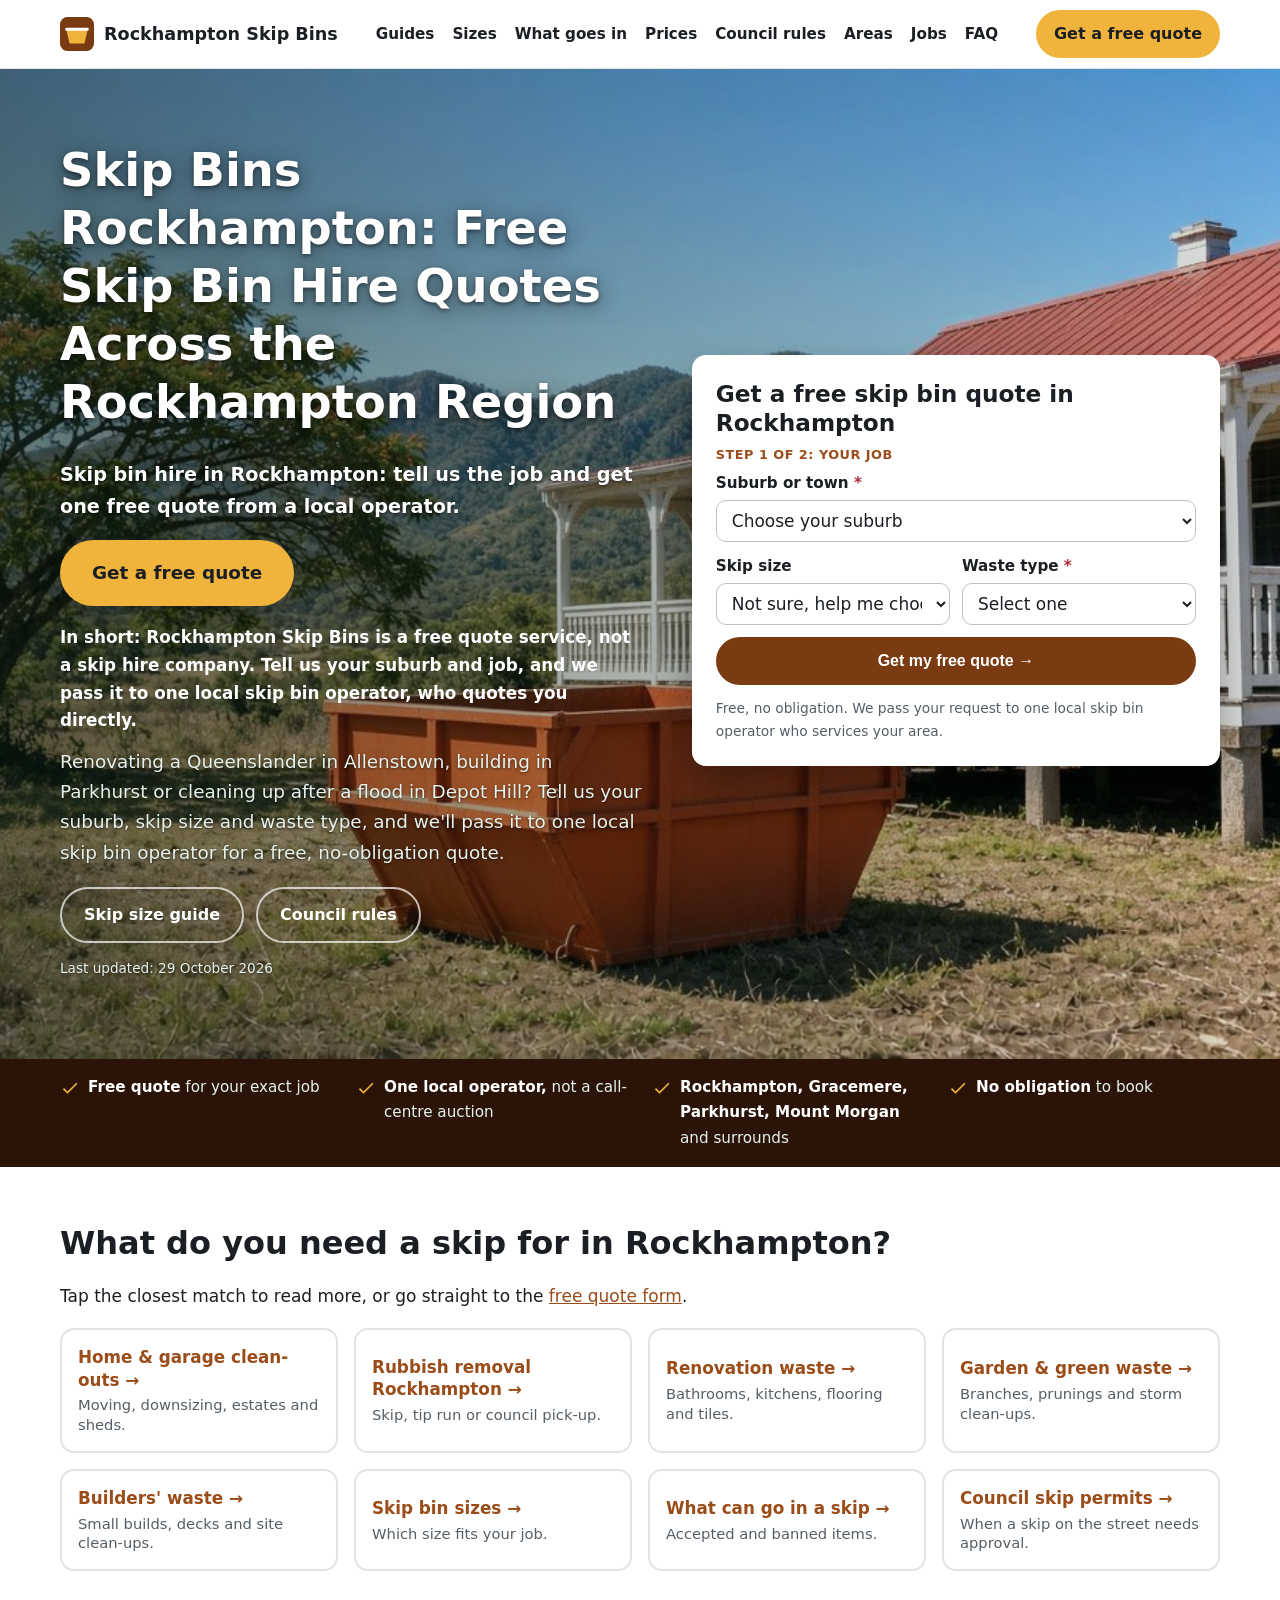
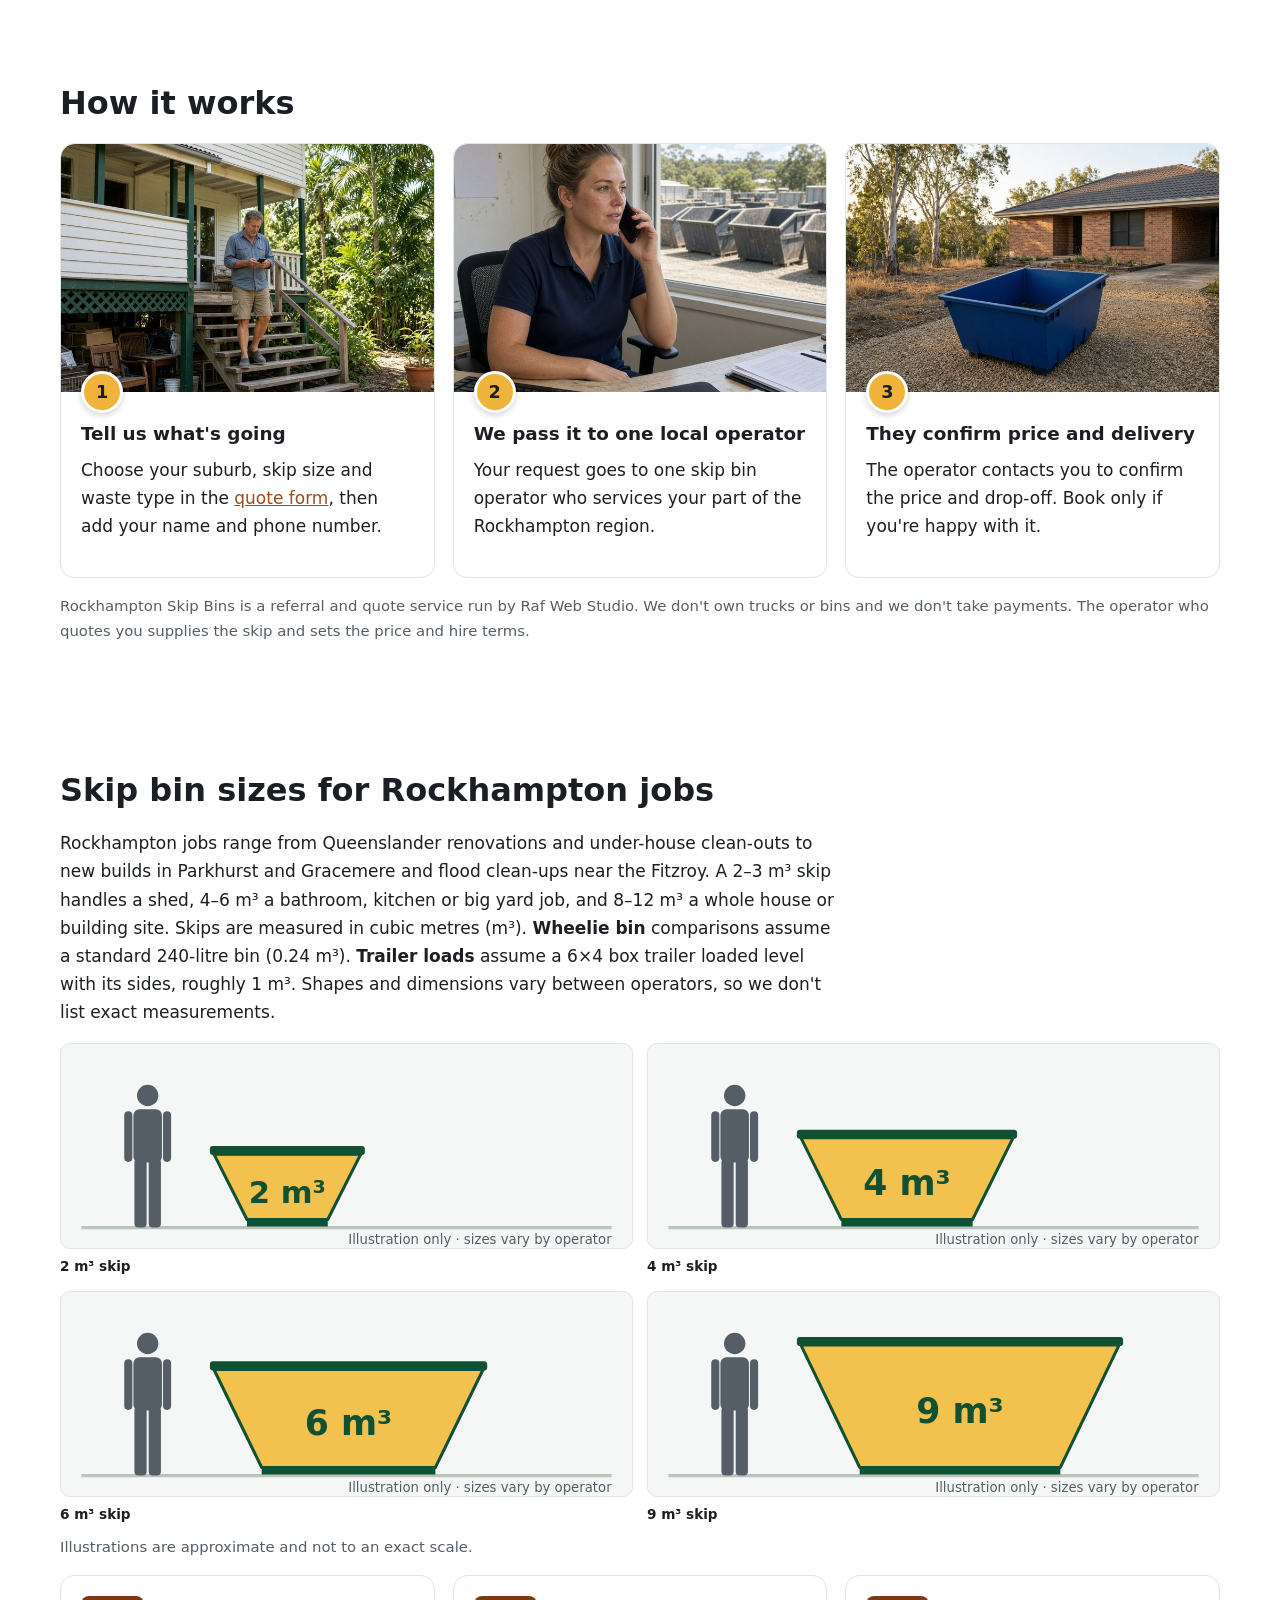
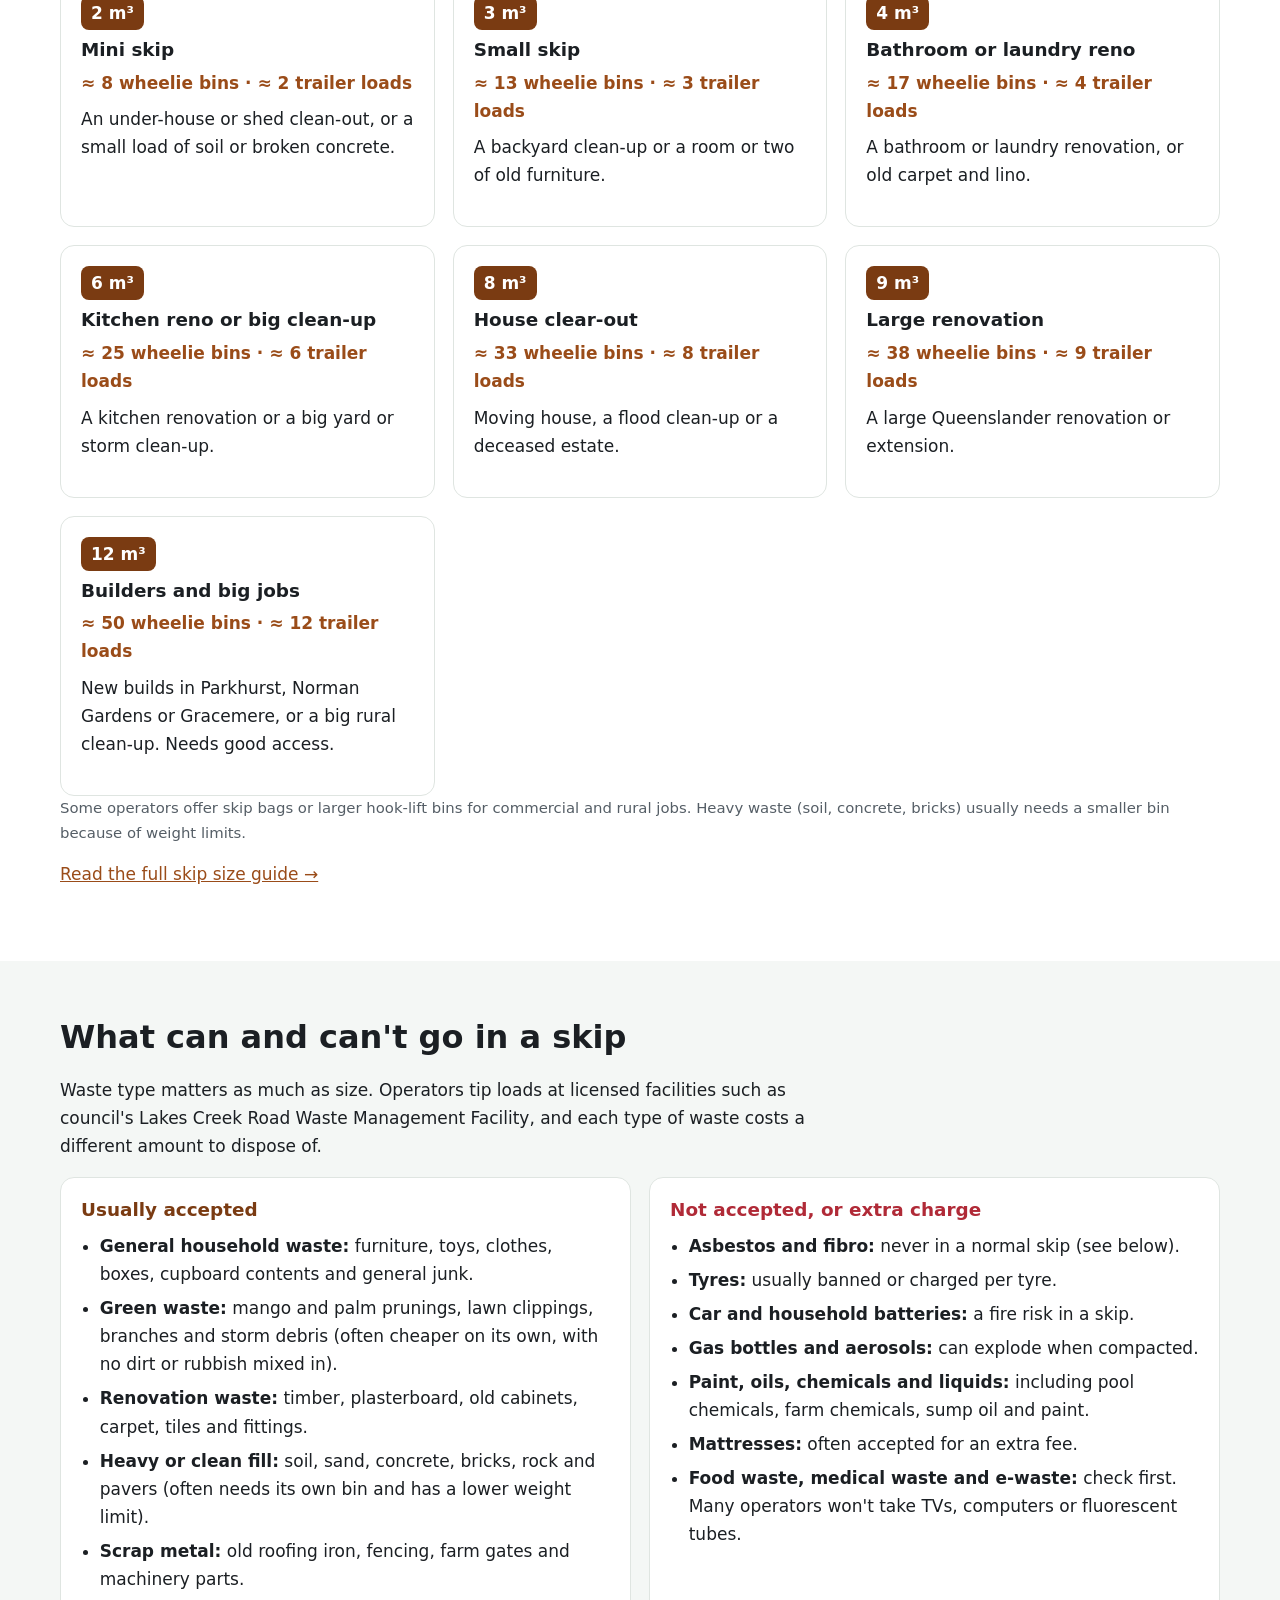
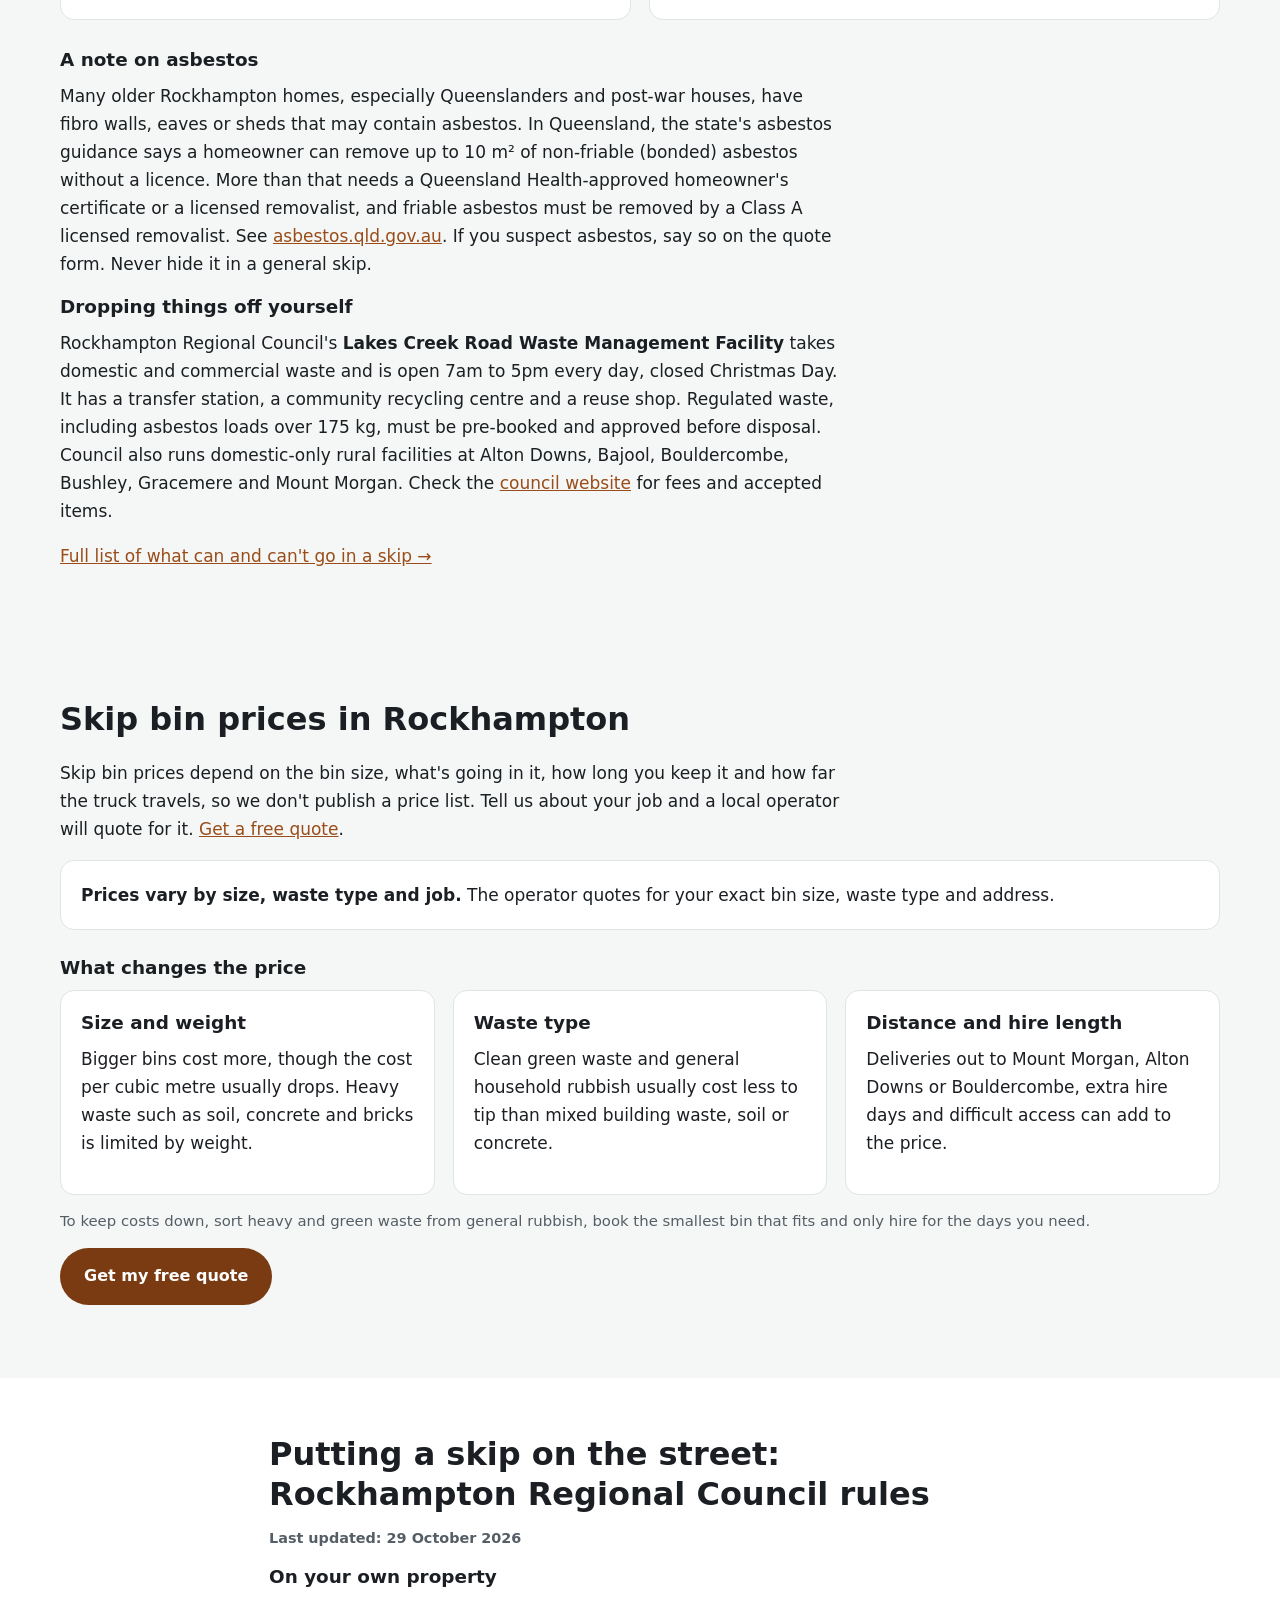
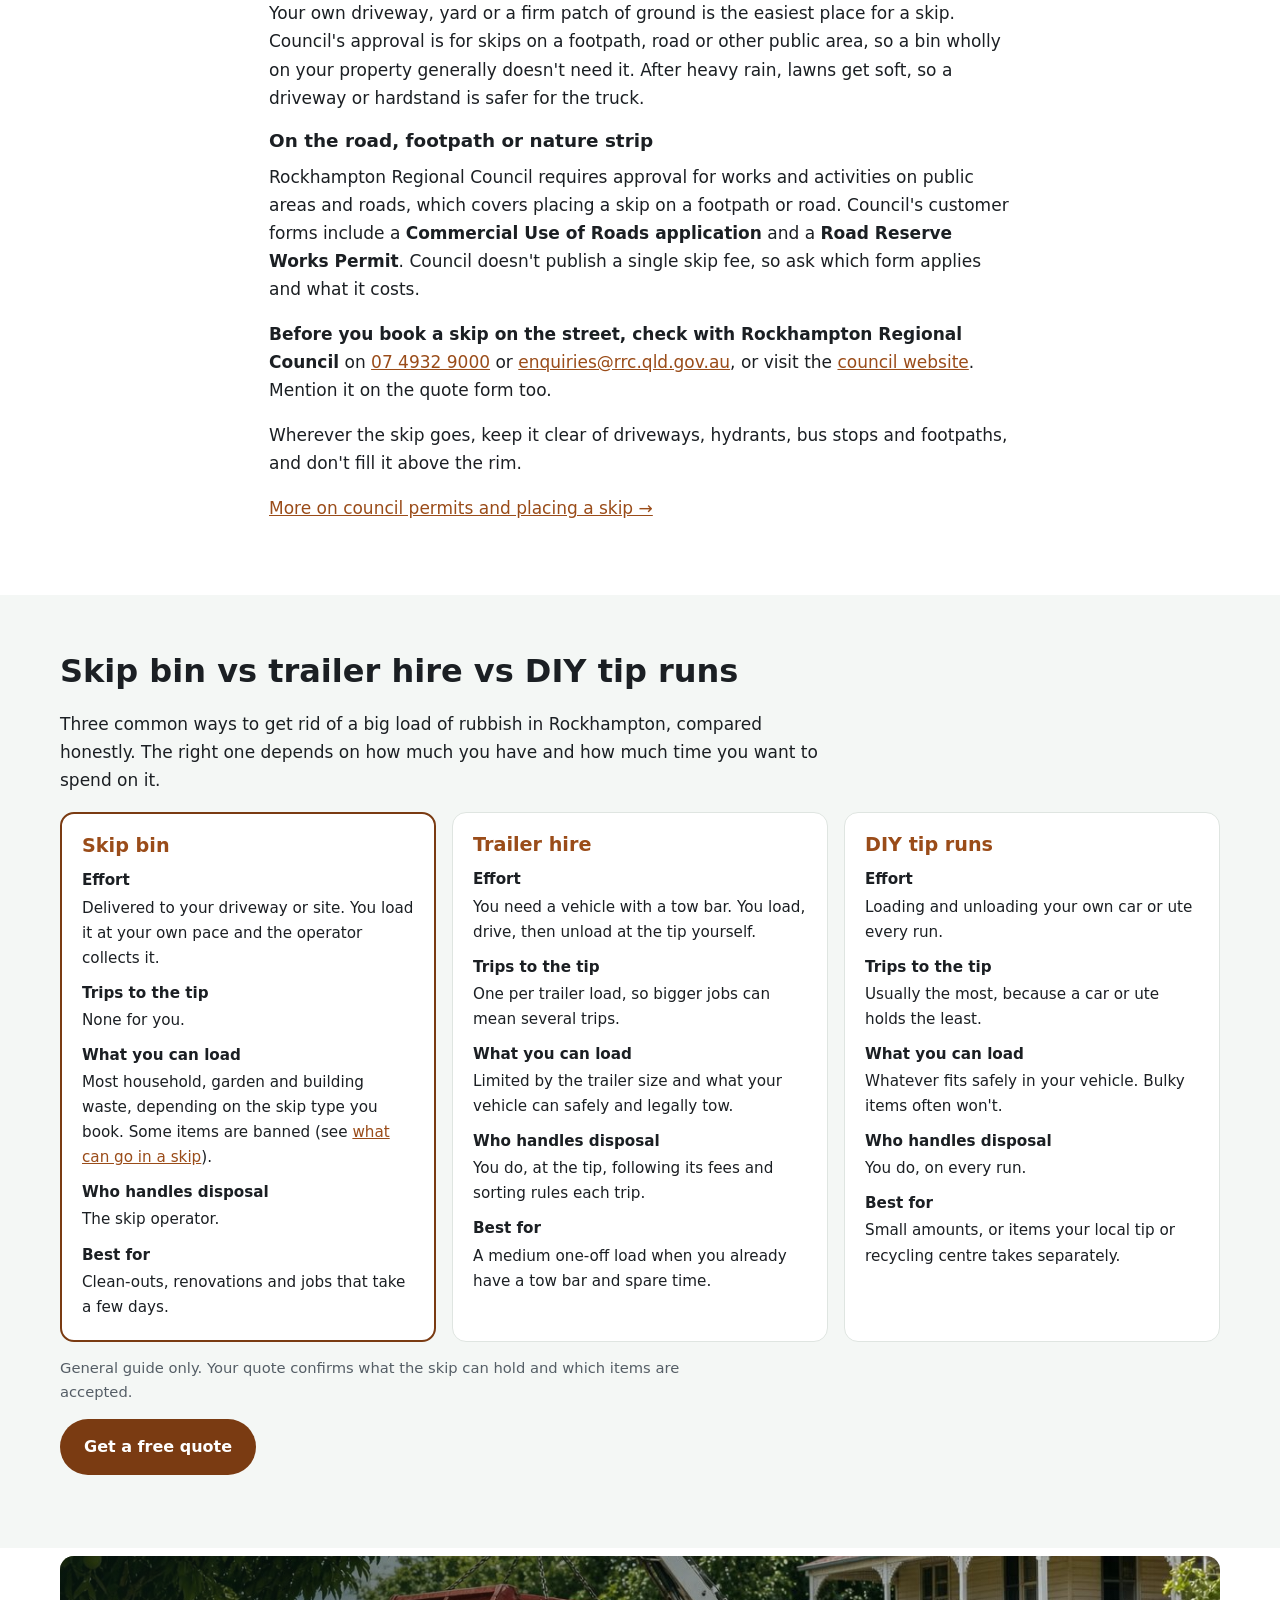
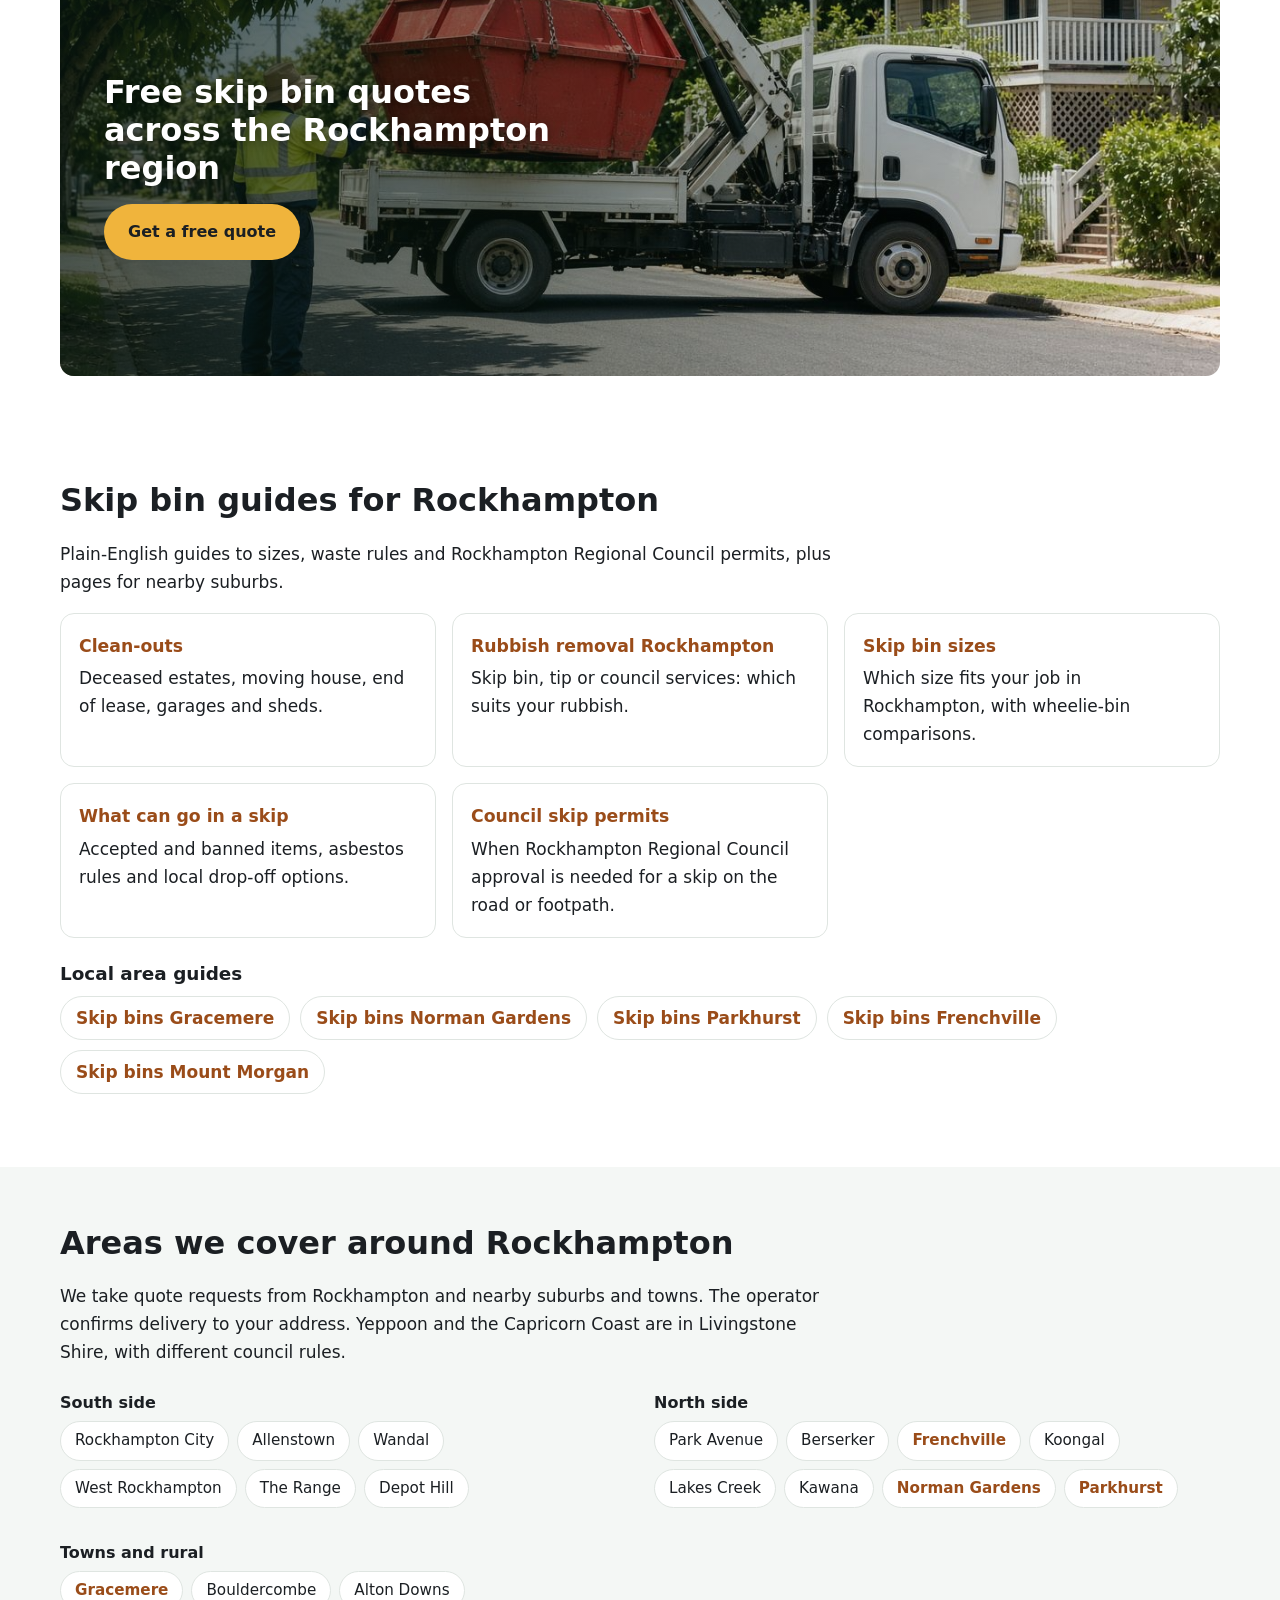
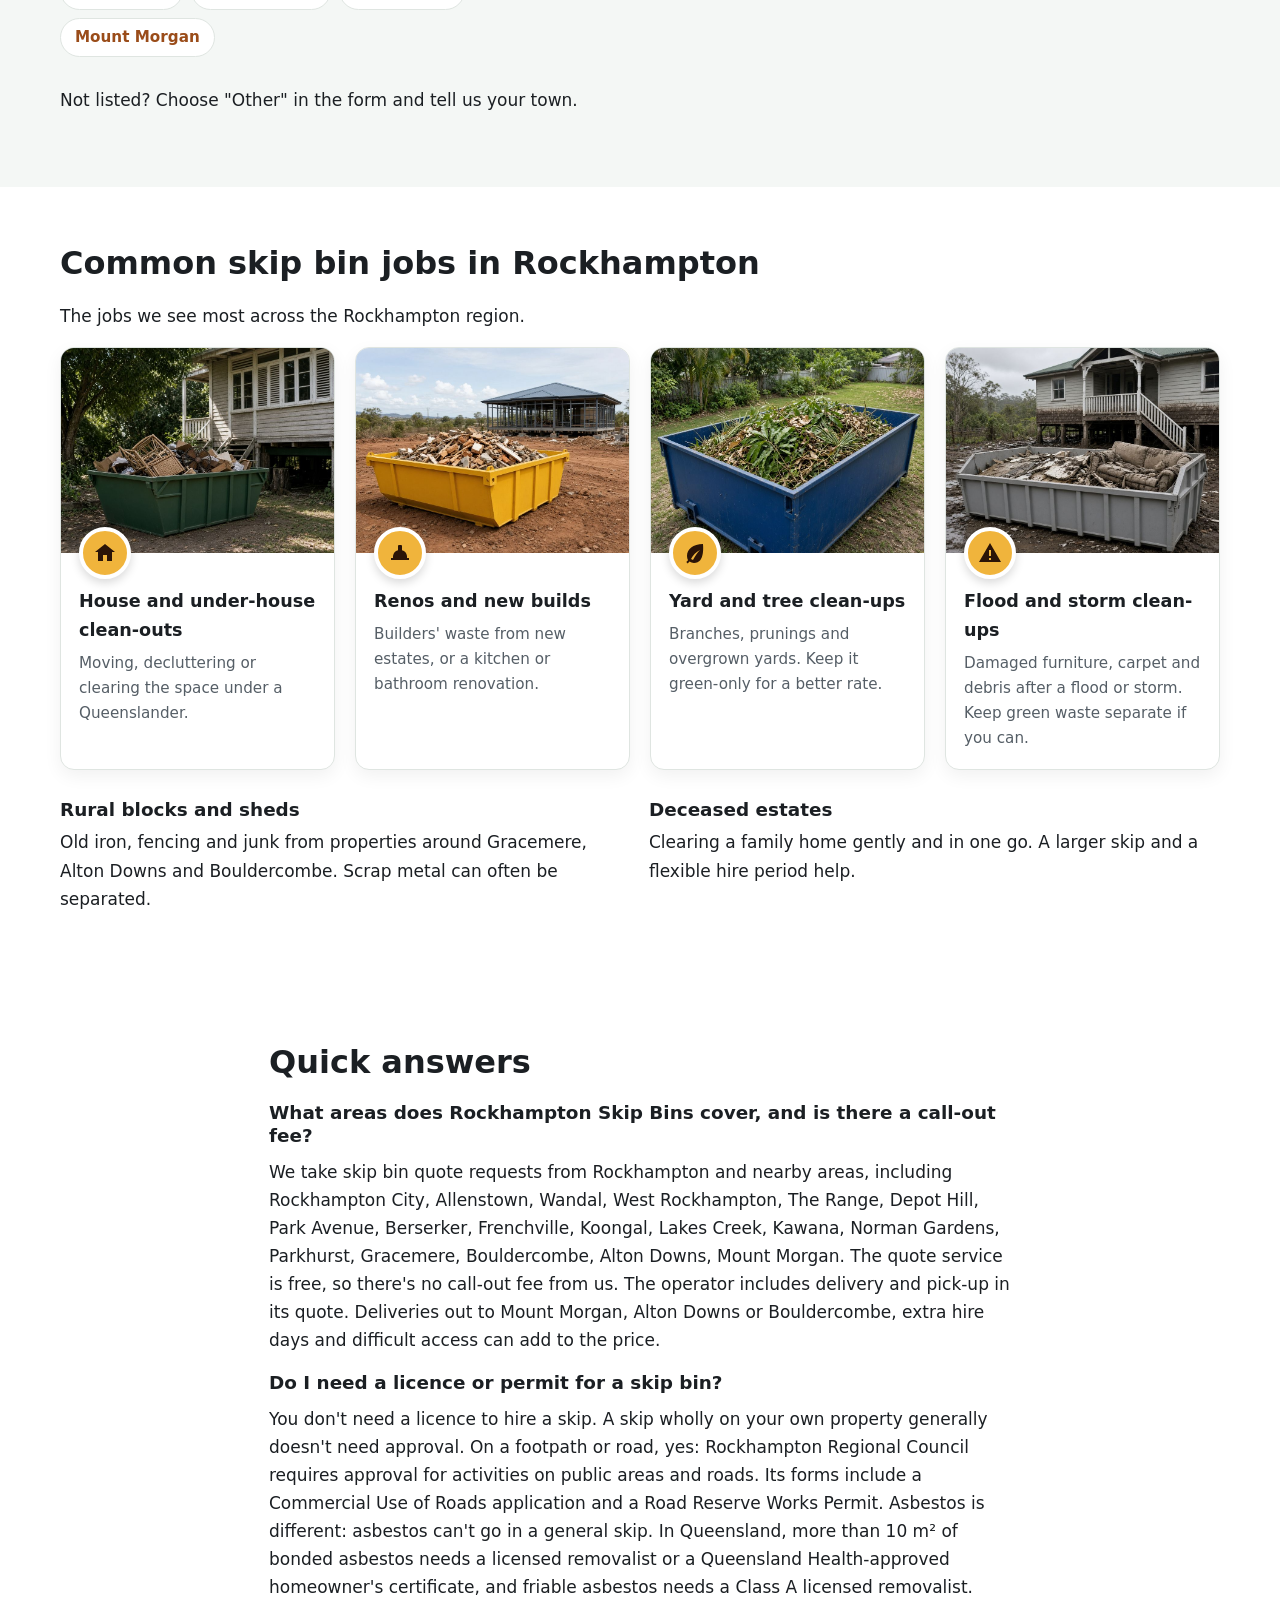
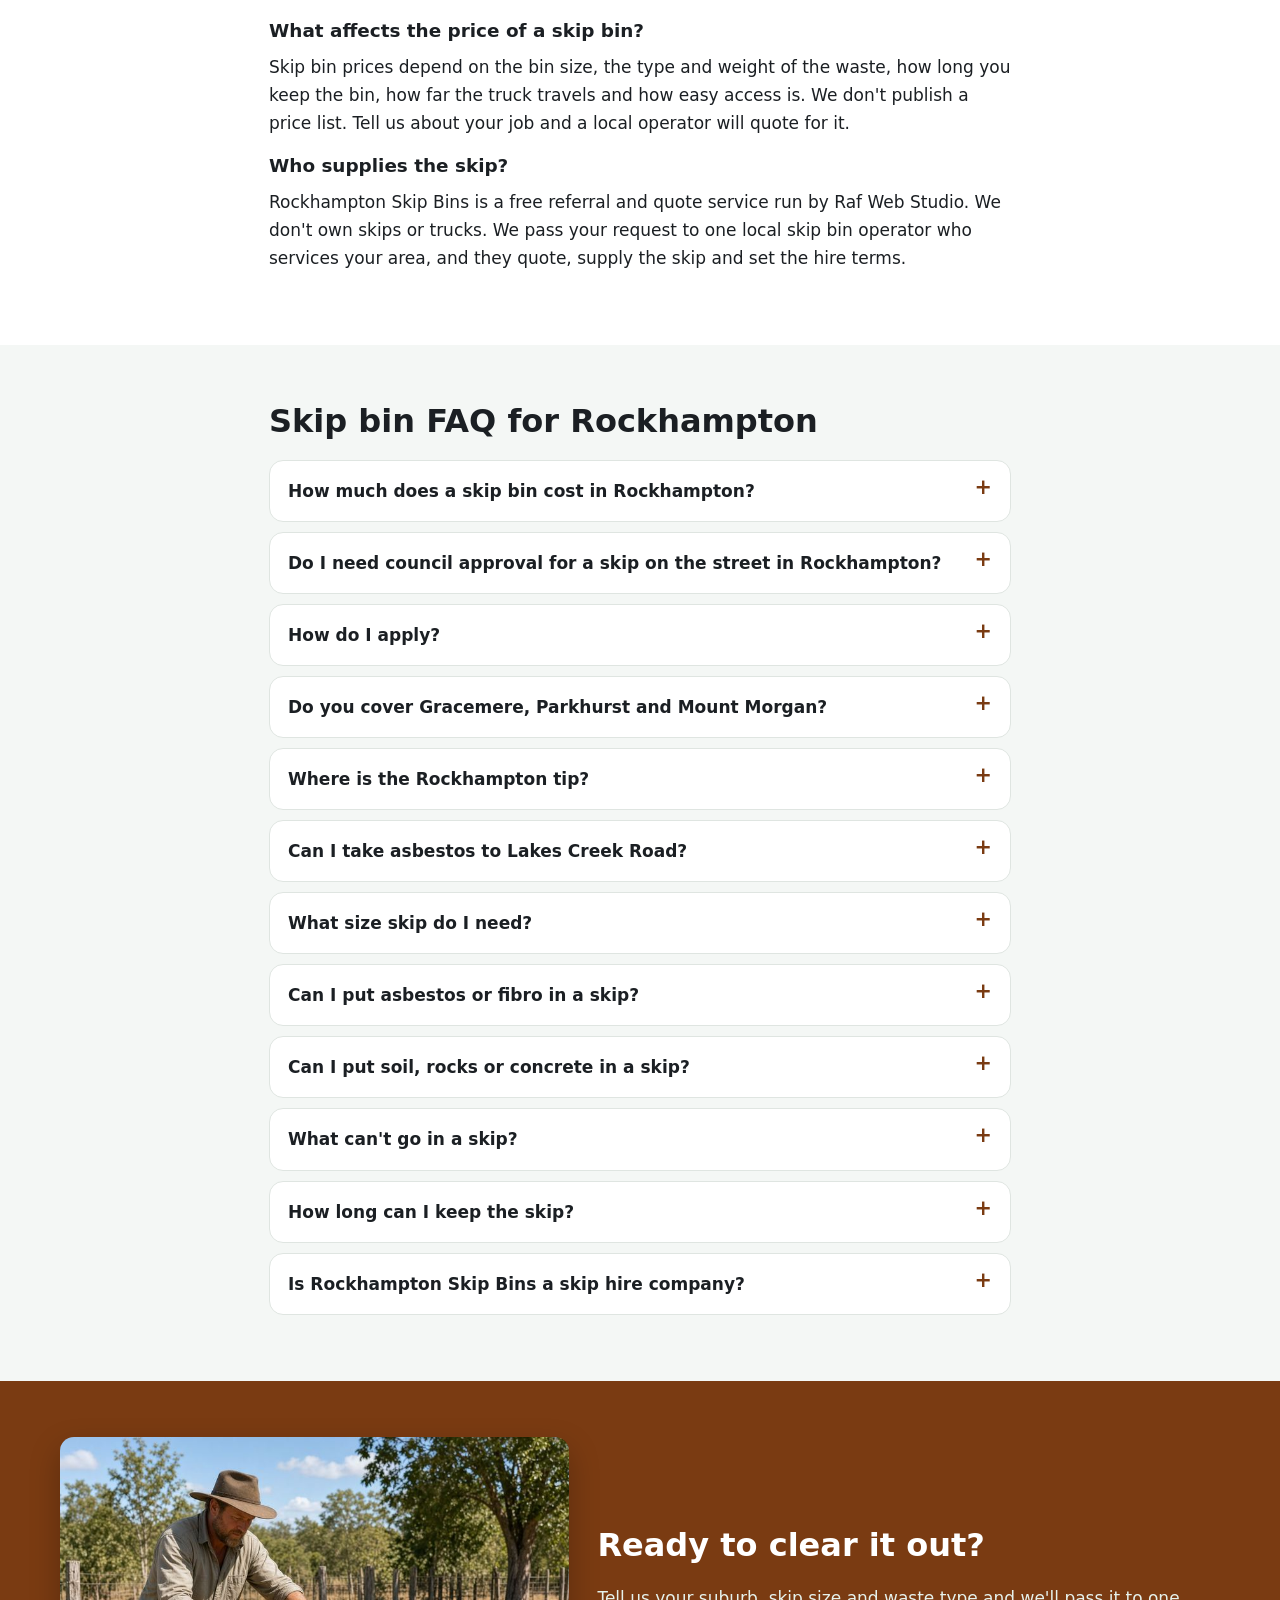
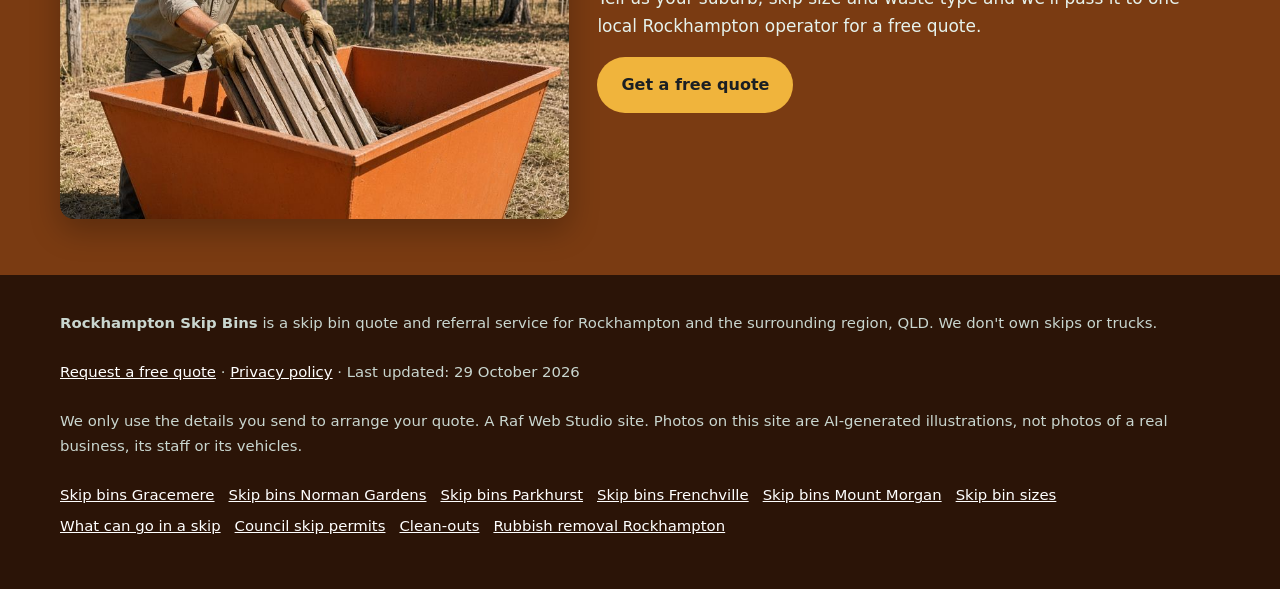
<file: index.html>
<!doctype html>
<html lang="en-AU">
<head>
<meta charset="utf-8">
<meta name="google-site-verification" content="juA8W3u40NuZaY2wZbv4MAB5Dv1HHWV2AN0I6ZoGv6c" />
<meta name="viewport" content="width=device-width, initial-scale=1">
<title>Skip Bins Rockhampton | Free Skip Bin Hire Quotes in Rockhampton QLD</title>
<meta name="description" content="Skip bins in Rockhampton, Gracemere, Norman Gardens, Parkhurst, Frenchville and Mount Morgan. Tell us your suburb, size and waste type and get a free quote from one local skip bin operator.">
<link rel="canonical" href="https://rockhamptonskipbins.com/">
<link rel="icon" href="favicon.svg" type="image/svg+xml">
<meta name="theme-color" content="#7a3b12">
<meta property="og:type" content="website">
<meta property="og:locale" content="en_AU">
<meta property="og:site_name" content="Rockhampton Skip Bins">
<meta property="og:title" content="Skip Bins Rockhampton | Free Skip Bin Hire Quotes in Rockhampton QLD">
<meta property="og:description" content="Free skip bin hire quotes in Rockhampton and the surrounding region, from one local operator.">
<meta property="og:url" content="https://rockhamptonskipbins.com/">
<meta property="og:image" content="https://rockhamptonskipbins.com/img/hero.jpg">
<meta name="twitter:card" content="summary_large_image">
<meta name="twitter:image" content="https://rockhamptonskipbins.com/img/hero.jpg">
<script>document.documentElement.classList.add('js')</script>
<link rel="stylesheet" href="styles.css">

<!-- Google tag (gtag.js) -->
<script async src="https://www.googletagmanager.com/gtag/js?id=G-1X8GPHE10D"></script>
<script>
  window.dataLayer = window.dataLayer || [];
  function gtag(){dataLayer.push(arguments);}
  gtag('js', new Date());
  gtag('config', 'G-1X8GPHE10D');
</script>

<script type="application/ld+json">
{
 "@context": "https://schema.org",
 "@type": "WebPage",
 "@id": "https://rockhamptonskipbins.com/#webpage",
 "url": "https://rockhamptonskipbins.com/",
 "name": "Skip Bins Rockhampton | Free Skip Bin Hire Quotes in Rockhampton QLD",
 "description": "Skip bins in Rockhampton, Gracemere, Norman Gardens, Parkhurst, Frenchville and Mount Morgan. Tell us your suburb, size and waste type and get a free quote from one local skip bin operator.",
 "inLanguage": "en-AU",
 "dateModified": "2026-10-29",
 "isPartOf": {
  "@id": "https://rockhamptonskipbins.com/#website"
 },
 "about": {
  "@id": "https://rockhamptonskipbins.com/#business"
 }
}
</script>
<script type="application/ld+json">
{
 "@context": "https://schema.org",
 "@type": "LocalBusiness",
 "@id": "https://rockhamptonskipbins.com/#business",
 "name": "Rockhampton Skip Bins",
 "url": "https://rockhamptonskipbins.com/",
 "description": "Skip bins in Rockhampton, Gracemere, Norman Gardens, Parkhurst, Frenchville and Mount Morgan. Tell us your suburb, size and waste type and get a free quote from one local skip bin operator. A free referral and quote service run by Raf Web Studio. It doesn't own skips or trucks; one local operator quotes and supplies the skip.",
 "image": "https://rockhamptonskipbins.com/img/hero.jpg",
 "areaServed": [
  {
   "@type": "AdministrativeArea",
   "name": "Rockhampton Regional Council, QLD"
  },
  {
   "@type": "Place",
   "name": "Rockhampton City, QLD"
  },
  {
   "@type": "Place",
   "name": "Allenstown, QLD"
  },
  {
   "@type": "Place",
   "name": "Wandal, QLD"
  },
  {
   "@type": "Place",
   "name": "West Rockhampton, QLD"
  },
  {
   "@type": "Place",
   "name": "The Range, QLD"
  },
  {
   "@type": "Place",
   "name": "Depot Hill, QLD"
  },
  {
   "@type": "Place",
   "name": "Park Avenue, QLD"
  },
  {
   "@type": "Place",
   "name": "Berserker, QLD"
  },
  {
   "@type": "Place",
   "name": "Frenchville, QLD"
  },
  {
   "@type": "Place",
   "name": "Koongal, QLD"
  },
  {
   "@type": "Place",
   "name": "Lakes Creek, QLD"
  },
  {
   "@type": "Place",
   "name": "Kawana, QLD"
  },
  {
   "@type": "Place",
   "name": "Norman Gardens, QLD"
  },
  {
   "@type": "Place",
   "name": "Parkhurst, QLD"
  },
  {
   "@type": "Place",
   "name": "Gracemere, QLD"
  },
  {
   "@type": "Place",
   "name": "Bouldercombe, QLD"
  },
  {
   "@type": "Place",
   "name": "Alton Downs, QLD"
  },
  {
   "@type": "Place",
   "name": "Mount Morgan, QLD"
  }
 ],
 "knowsAbout": [
  "Skip bin hire",
  "Skip bin sizes",
  "Council skip bin permits",
  "Waste disposal"
 ],
 "parentOrganization": {
  "@type": "Organization",
  "name": "Raf Web Studio"
 }
}
</script>
<script type="application/ld+json">
{
 "@context": "https://schema.org",
 "@type": "WebSite",
 "dateModified": "2026-10-29",
 "@id": "https://rockhamptonskipbins.com/#website",
 "name": "Rockhampton Skip Bins",
 "url": "https://rockhamptonskipbins.com/",
 "inLanguage": "en-AU"
}
</script>
<script type="application/ld+json">
{
 "@context": "https://schema.org",
 "@type": "Service",
 "@id": "https://rockhamptonskipbins.com/#service",
 "name": "Skip bin hire quotes in Rockhampton",
 "serviceType": "Skip bin hire",
 "description": "Free skip bin hire quotes in Rockhampton and surrounding suburbs. We pass your request to one local skip bin operator.",
 "url": "https://rockhamptonskipbins.com/",
 "provider": {
  "@id": "https://rockhamptonskipbins.com/#business"
 },
 "areaServed": [
  {
   "@type": "AdministrativeArea",
   "name": "Rockhampton Regional Council, QLD"
  },
  {
   "@type": "Place",
   "name": "Rockhampton City, QLD"
  },
  {
   "@type": "Place",
   "name": "Allenstown, QLD"
  },
  {
   "@type": "Place",
   "name": "Wandal, QLD"
  },
  {
   "@type": "Place",
   "name": "West Rockhampton, QLD"
  },
  {
   "@type": "Place",
   "name": "The Range, QLD"
  },
  {
   "@type": "Place",
   "name": "Depot Hill, QLD"
  },
  {
   "@type": "Place",
   "name": "Park Avenue, QLD"
  },
  {
   "@type": "Place",
   "name": "Berserker, QLD"
  },
  {
   "@type": "Place",
   "name": "Frenchville, QLD"
  },
  {
   "@type": "Place",
   "name": "Koongal, QLD"
  },
  {
   "@type": "Place",
   "name": "Lakes Creek, QLD"
  },
  {
   "@type": "Place",
   "name": "Kawana, QLD"
  },
  {
   "@type": "Place",
   "name": "Norman Gardens, QLD"
  },
  {
   "@type": "Place",
   "name": "Parkhurst, QLD"
  },
  {
   "@type": "Place",
   "name": "Gracemere, QLD"
  },
  {
   "@type": "Place",
   "name": "Bouldercombe, QLD"
  },
  {
   "@type": "Place",
   "name": "Alton Downs, QLD"
  },
  {
   "@type": "Place",
   "name": "Mount Morgan, QLD"
  }
 ]
}
</script>
<script type="application/ld+json">
{
 "@context": "https://schema.org",
 "@type": "FAQPage",
 "mainEntity": [
  {
   "@type": "Question",
   "name": "How much does a skip bin cost in Rockhampton?",
   "acceptedAnswer": {
    "@type": "Answer",
    "text": "It depends on the size, waste type, hire period and distance. Tell us about your job and a local operator will quote for it."
   }
  },
  {
   "@type": "Question",
   "name": "Do I need council approval for a skip on the street in Rockhampton?",
   "acceptedAnswer": {
    "@type": "Answer",
    "text": "Generally yes. Rockhampton Regional Council requires approval for activities on public areas and roads, which covers a skip on a footpath or road. A skip wholly on your own land generally doesn't need it."
   }
  },
  {
   "@type": "Question",
   "name": "How do I apply?",
   "acceptedAnswer": {
    "@type": "Answer",
    "text": "Council's customer forms include a Commercial Use of Roads application and a Road Reserve Works Permit. Call council on 07 4932 9000 to check which applies."
   }
  },
  {
   "@type": "Question",
   "name": "Do you cover Gracemere, Parkhurst and Mount Morgan?",
   "acceptedAnswer": {
    "@type": "Answer",
    "text": "Yes, we take requests from across the Rockhampton region, including Gracemere, Norman Gardens, Parkhurst, Frenchville and Mount Morgan. The operator confirms delivery."
   }
  },
  {
   "@type": "Question",
   "name": "Where is the Rockhampton tip?",
   "acceptedAnswer": {
    "@type": "Answer",
    "text": "The Lakes Creek Road Waste Management Facility takes domestic and commercial waste and is open 7am to 5pm every day, closed Christmas Day."
   }
  },
  {
   "@type": "Question",
   "name": "Can I take asbestos to Lakes Creek Road?",
   "acceptedAnswer": {
    "@type": "Answer",
    "text": "Council lists asbestos as regulated waste accepted at the facility for a fee. Loads over 175 kg must be pre-booked and approved. Check with council before you go."
   }
  },
  {
   "@type": "Question",
   "name": "What size skip do I need?",
   "acceptedAnswer": {
    "@type": "Answer",
    "text": "2–3 m³ for a shed or under-house clean-out, 4 m³ for a bathroom, 6 m³ for a kitchen or yard clean-up, and 8–12 m³ for a house clear-out or new build."
   }
  },
  {
   "@type": "Question",
   "name": "Can I put asbestos or fibro in a skip?",
   "acceptedAnswer": {
    "@type": "Answer",
    "text": "No. Asbestos can't go in a general skip. In Queensland, more than 10 m² of bonded asbestos needs a licensed removalist or a Queensland Health-approved homeowner's certificate, and friable asbestos needs a Class A licensed removalist."
   }
  },
  {
   "@type": "Question",
   "name": "Can I put soil, rocks or concrete in a skip?",
   "acceptedAnswer": {
    "@type": "Answer",
    "text": "Usually, but heavy waste has weight limits and often needs its own, smaller bin. Choose \"Soil, concrete or bricks\" in the form."
   }
  },
  {
   "@type": "Question",
   "name": "What can't go in a skip?",
   "acceptedAnswer": {
    "@type": "Answer",
    "text": "Asbestos, tyres, batteries, gas bottles, chemicals, paint, oils and liquids. Mattresses and e-waste are often extra or not accepted. The operator who quotes you will confirm their list."
   }
  },
  {
   "@type": "Question",
   "name": "How long can I keep the skip?",
   "acceptedAnswer": {
    "@type": "Answer",
    "text": "Commonly a few days to a week, with extra days by arrangement with the operator."
   }
  },
  {
   "@type": "Question",
   "name": "Is Rockhampton Skip Bins a skip hire company?",
   "acceptedAnswer": {
    "@type": "Answer",
    "text": "No. It's a free referral and quote service run by Raf Web Studio. One local operator quotes you and supplies the skip."
   }
  },
  {
   "@type": "Question",
   "name": "What areas does Rockhampton Skip Bins cover, and is there a call-out fee?",
   "acceptedAnswer": {
    "@type": "Answer",
    "text": "We take skip bin quote requests from Rockhampton and nearby areas, including Rockhampton City, Allenstown, Wandal, West Rockhampton, The Range, Depot Hill, Park Avenue, Berserker, Frenchville, Koongal, Lakes Creek, Kawana, Norman Gardens, Parkhurst, Gracemere, Bouldercombe, Alton Downs, Mount Morgan. The quote service is free, so there's no call-out fee from us. The operator includes delivery and pick-up in its quote. Deliveries out to Mount Morgan, Alton Downs or Bouldercombe, extra hire days and difficult access can add to the price."
   }
  },
  {
   "@type": "Question",
   "name": "Do I need a licence or permit for a skip bin?",
   "acceptedAnswer": {
    "@type": "Answer",
    "text": "You don't need a licence to hire a skip. A skip wholly on your own property generally doesn't need approval. On a footpath or road, yes: Rockhampton Regional Council requires approval for activities on public areas and roads. Its forms include a Commercial Use of Roads application and a Road Reserve Works Permit. Asbestos is different: asbestos can't go in a general skip. In Queensland, more than 10 m² of bonded asbestos needs a licensed removalist or a Queensland Health-approved homeowner's certificate, and friable asbestos needs a Class A licensed removalist."
   }
  },
  {
   "@type": "Question",
   "name": "What affects the price of a skip bin?",
   "acceptedAnswer": {
    "@type": "Answer",
    "text": "Skip bin prices depend on the bin size, the type and weight of the waste, how long you keep the bin, how far the truck travels and how easy access is. We don't publish a price list. Tell us about your job and a local operator will quote for it."
   }
  },
  {
   "@type": "Question",
   "name": "Who supplies the skip?",
   "acceptedAnswer": {
    "@type": "Answer",
    "text": "Rockhampton Skip Bins is a free referral and quote service run by Raf Web Studio. We don't own skips or trucks. We pass your request to one local skip bin operator who services your area, and they quote, supply the skip and set the hire terms."
   }
  }
 ]
}
</script>
<!--h3:css--><style>
.h3-tag{font-size:1.2rem;font-weight:600;margin:.2em 0 .9em;color:#fff;text-shadow:0 1px 3px rgba(0,0,0,.6);max-width:36em}
.btn-xl{font-size:1.15rem;padding:16px 30px;min-height:54px;box-shadow:0 6px 18px rgba(0,0,0,.25)}
.h3-cta{margin:0 0 18px}
.need-grid{display:grid;grid-template-columns:repeat(2,minmax(0,1fr));gap:12px;margin-top:18px}
@media(min-width:800px){.need-grid{grid-template-columns:repeat(4,minmax(0,1fr));gap:16px}}
.need-grid a{display:flex;flex-direction:column;justify-content:center;min-height:96px;padding:16px;background:#fff;border:2px solid var(--line);border-radius:var(--radius);text-decoration:none;color:var(--ink);line-height:1.35}
.need-grid a:hover,.need-grid a:focus-visible{border-color:var(--green);background:var(--soft)}
.need-grid strong{color:var(--green-2);font-size:1.05rem;margin-bottom:4px}
.need-grid strong::after{content:" \2192"}
.need-grid span{font-size:.92rem;color:var(--muted)}
.cmp{display:grid;gap:16px;margin-top:18px}
@media(min-width:900px){.cmp{grid-template-columns:repeat(3,minmax(0,1fr))}}
.cmp article{background:#fff;border:1px solid var(--line);border-radius:var(--radius);padding:20px}
.cmp article.cmp-main{border:2px solid var(--green)}
.cmp h3{margin:0 0 10px;font-size:1.2rem;color:var(--green-2)}
.cmp dl{margin:0}.cmp dt{font-weight:700;margin-top:10px;font-size:.95rem}.cmp dd{margin:2px 0 0;color:var(--ink);font-size:.95rem}
.cmp-note{font-size:.92rem;color:var(--muted);margin-top:14px;max-width:46em}
.mobile-call{transition:transform .2s ease;padding-bottom:calc(10px + env(safe-area-inset-bottom))}
.mobile-call .btn{min-height:48px;font-size:1.05rem}
.mobile-call.mc-off{transform:translateY(120%)}
@media(prefers-reduced-motion:reduce){.mobile-call{transition:none}}
</style><!--/h3:css-->
</head>
<body>
<a class="skip-link" href="#main">Skip to content</a>

<header class="site-header">
  <div class="wrap">
    <a class="brand" href="/" aria-label="Rockhampton Skip Bins home">
      <svg viewBox="0 0 64 64" aria-hidden="true"><rect width="64" height="64" rx="14" fill="#7a3b12"/><path d="M12 24h40l-6 26H18z" fill="#f0b43c"/><rect x="10" y="20" width="44" height="6" rx="2" fill="#fff"/></svg>
      Rockhampton Skip Bins
    </a>
    <nav class="nav" aria-label="Main">
      <a href="#guides">Guides</a>      <a href="#sizes">Sizes</a><a href="#waste">What goes in</a><a href="#pricing">Prices</a><a href="#council">Council rules</a><a href="#areas">Areas</a><a href="#jobs">Jobs</a><a href="#faq">FAQ</a>
    </nav>
    <a class="btn btn-call header-call" href="#quote">Get a free quote</a>
  </div>
</header>

<main id="main">
<section class="hero" aria-labelledby="h1">
  <picture class="hero-bg">
    <source media="(max-width: 700px)" srcset="img/hero-mobile.jpg" width="684" height="720">
    <img src="img/hero.jpg" width="1280" height="720" alt="Orange skip bin outside a Queenslander house with a red roof and ranges behind" fetchpriority="high" decoding="async">
  </picture>
  <div class="wrap hero-grid">
    <div class="hero-copy">
      <h1 id="h1">Skip Bins Rockhampton: Free Skip Bin Hire Quotes Across the Rockhampton Region</h1><!--h3:hero-->
      <p class="h3-tag">Skip bin hire in Rockhampton: tell us the job and get one free quote from a local operator.</p>
      <p class="h3-cta"><a class="btn btn-call btn-xl" href="#quote">Get a free quote</a></p><!--/h3:hero-->      <p class="summary">In short: Rockhampton Skip Bins is a free quote service, not a skip hire company. Tell us your suburb and job, and we pass it to one local skip bin operator, who quotes you directly.</p>
      <p class="lead">Renovating a Queenslander in Allenstown, building in Parkhurst or cleaning up after a flood in Depot Hill? Tell us your suburb, skip size and waste type, and we'll pass it to one local skip bin operator for a free, no-obligation quote.</p>
      <div class="ctas"><a class="btn btn-ghost" href="#sizes">Skip size guide</a><a class="btn btn-ghost" href="#council">Council rules</a></div>
      <p class="updated">Last updated: 29 October 2026</p>
    </div>
    <div class="hero-form-card" id="quote">
      <h2 id="quote-h">Get a free skip bin quote in Rockhampton</h2>
      <form class="quote-form two-step" id="quote-form" action="https://formsubmit.co/quotes@rockhamptonskipbins.com" method="post" novalidate>
        <input type="hidden" name="_subject" value="New quote request – rockhamptonskipbins.com">
        <input type="hidden" name="_captcha" value="true">
        <input type="hidden" name="_template" value="table">
        <input type="hidden" name="_next" value="https://rockhamptonskipbins.com/thanks.html?lead=1">
        <input type="hidden" name="_autoresponse" value="Thanks for your skip bin request. We&#x27;ve received it and are passing it to a local operator, who&#x27;ll be in touch shortly with availability and a price.">
        <input type="text" name="_honey" style="display:none" tabindex="-1" autocomplete="off" aria-hidden="true">
        <input type="hidden" name="source" value="rockhamptonskipbins.com">
        <fieldset class="step step-1">
          <legend class="step-label">Step 1 of 2: your job</legend>
          <div class="full"><label for="suburb">Suburb or town <span class="req" aria-hidden="true">*</span></label>
            <select id="suburb" name="suburb" required><option value="">Choose your suburb</option><option>Rockhampton City</option><option>Allenstown</option><option>Wandal</option><option>West Rockhampton</option><option>The Range</option><option>Depot Hill</option><option>Park Avenue</option><option>Berserker</option><option>Frenchville</option><option>Koongal</option><option>Lakes Creek</option><option>Kawana</option><option>Norman Gardens</option><option>Parkhurst</option><option>Gracemere</option><option>Bouldercombe</option><option>Alton Downs</option><option>Mount Morgan</option><option value="Other">Other (tell us below)</option></select></div>
          <div class="full other-wrap"><label for="suburb_other">Other suburb or town</label><input id="suburb_other" name="suburb_other" type="text" autocomplete="address-level2"></div>
          <div><label for="size">Skip size</label>
            <select id="size" name="skip_size"><option value="Not sure">Not sure, help me choose</option><option>Skip bag (about 1 m³)</option><option>2 m³</option><option>3 m³</option><option>4 m³</option><option>6 m³</option><option>8 m³</option><option>9 m³</option><option>10–12 m³</option><option>Larger / hook-lift</option></select></div>
          <div><label for="waste">Waste type <span class="req" aria-hidden="true">*</span></label>
            <select id="waste" name="waste_type" required><option value="">Select one</option><option>General household</option><option>Green waste</option><option>Mixed renovation / building</option><option>Soil, concrete or bricks</option><option>Mixed, not sure</option><option>May contain asbestos</option></select></div>
          <div class="full js-only"><button class="btn btn-primary btn-block" type="button" id="to-step-2">Get my free quote →</button></div>
          <p class="microcopy full">Free, no obligation. We pass your request to one local skip bin operator who services your area.</p>
          <p class="form-error full" id="step1-error" role="alert" hidden>Please choose your suburb and waste type.</p>
        </fieldset>
        <fieldset class="step step-2" id="step-2">
          <legend class="step-label">Step 2 of 2: your details</legend>
          <div><label for="name">Name <span class="req" aria-hidden="true">*</span></label><input id="name" name="name" type="text" autocomplete="name" required></div>
          <div><label for="phone">Phone <span class="req" aria-hidden="true">*</span></label><input id="phone" name="phone" type="tel" autocomplete="tel" inputmode="tel" required></div>
          <div><label for="email">Email</label><input id="email" name="email" type="email" autocomplete="email"></div>
          <div><label for="date">Delivery date</label><input id="date" name="preferred_date" type="date"></div>
          <div class="full"><label for="message">Anything else?</label><textarea id="message" name="message" rows="2" placeholder="e.g. Queenslander reno, flood clean-up, new build in Parkhurst, 7 days"></textarea></div>
          <p class="consent full">By sending this form you agree we can share your details with one local skip bin operator so they can quote for your job. See our <a href="privacy.html">privacy policy</a>.</p>
          <div class="full step2-actions"><button class="btn btn-primary" type="submit">Send my quote request</button><button class="btn-link js-only" type="button" id="back-1">← Back</button></div>
        </fieldset>
      </form>
    </div>
  </div>
</section>
<section class="trust" aria-label="Why use this service">
  <ul class="wrap trust-list"><li><svg viewBox="0 0 24 24" aria-hidden="true"><path fill="currentColor" d="M9 16.2 4.8 12l-1.4 1.4L9 19 21 7l-1.4-1.4z"/></svg><span><strong>Free quote</strong> for your exact job</span></li><li><svg viewBox="0 0 24 24" aria-hidden="true"><path fill="currentColor" d="M9 16.2 4.8 12l-1.4 1.4L9 19 21 7l-1.4-1.4z"/></svg><span><strong>One local operator,</strong> not a call-centre auction</span></li><li><svg viewBox="0 0 24 24" aria-hidden="true"><path fill="currentColor" d="M9 16.2 4.8 12l-1.4 1.4L9 19 21 7l-1.4-1.4z"/></svg><span><strong>Rockhampton, Gracemere, Parkhurst, Mount Morgan</strong> and surrounds</span></li><li><svg viewBox="0 0 24 24" aria-hidden="true"><path fill="currentColor" d="M9 16.2 4.8 12l-1.4 1.4L9 19 21 7l-1.4-1.4z"/></svg><span><strong>No obligation</strong> to book</span></li></ul>
</section>
<!--h3:need-->
<section id="need" aria-labelledby="need-h">
  <div class="wrap">
    <h2 id="need-h">What do you need a skip for in Rockhampton?</h2>
    <p class="intro">Tap the closest match to read more, or go straight to the <a href="#quote">free quote form</a>.</p>
    <div class="need-grid"><a href="/clean-outs/"><strong>Home &amp; garage clean-outs</strong><span>Moving, downsizing, estates and sheds.</span></a><a href="/rubbish-removal-rockhampton/"><strong>Rubbish removal Rockhampton</strong><span>Skip, tip run or council pick-up.</span></a><a href="#jobs"><strong>Renovation waste</strong><span>Bathrooms, kitchens, flooring and tiles.</span></a><a href="#jobs"><strong>Garden &amp; green waste</strong><span>Branches, prunings and storm clean-ups.</span></a><a href="#quote"><strong>Builders' waste</strong><span>Small builds, decks and site clean-ups.</span></a><a href="/skip-bin-sizes/"><strong>Skip bin sizes</strong><span>Which size fits your job.</span></a><a href="/what-can-go-in-a-skip/"><strong>What can go in a skip</strong><span>Accepted and banned items.</span></a><a href="/skip-bin-council-permit/"><strong>Council skip permits</strong><span>When a skip on the street needs approval.</span></a></div>
  </div>
</section>
<!--/h3:need-->
<section id="how" aria-labelledby="how-h">
  <div class="wrap">
    <h2 id="how-h">How it works</h2>
    <ol class="steps grid grid-3">
      <li class="card step-card"><span class="step-img"><img src="img/step1.jpg" width="700" height="467" loading="lazy" decoding="async" alt="Man on the front steps of a Queenslander on his phone"></span><div class="step-body"><span class="step-num">1</span><h3>Tell us what's going</h3><p>Choose your suburb, skip size and waste type in the <a href="#quote">quote form</a>, then add your name and phone number.</p></div></li>
      <li class="card step-card"><span class="step-img"><img src="img/step2.jpg" width="700" height="467" loading="lazy" decoding="async" alt="Office worker on the phone with skip bins visible outside the window"></span><div class="step-body"><span class="step-num">2</span><h3>We pass it to one local operator</h3><p>Your request goes to one skip bin operator who services your part of the Rockhampton region.</p></div></li>
      <li class="card step-card"><span class="step-img"><img src="img/step3.jpg" width="700" height="467" loading="lazy" decoding="async" alt="Blue skip bin on a gravel driveway beside a brick home"></span><div class="step-body"><span class="step-num">3</span><h3>They confirm price and delivery</h3><p>The operator contacts you to confirm the price and drop-off. Book only if you're happy with it.</p></div></li>
      </ol>
    <p class="note">Rockhampton Skip Bins is a referral and quote service run by Raf Web Studio. We don't own trucks or bins and we don't take payments. The operator who quotes you supplies the skip and sets the price and hire terms.</p>
  </div>
</section>
<section id="sizes" aria-labelledby="sizes-h">
  <div class="wrap">
    <h2 id="sizes-h">Skip bin sizes for Rockhampton jobs</h2>
    <p class="intro">Rockhampton jobs range from Queenslander renovations and under-house clean-outs to new builds in Parkhurst and Gracemere and flood clean-ups near the Fitzroy. A 2–3 m³ skip handles a shed, 4–6 m³ a bathroom, kitchen or big yard job, and 8–12 m³ a whole house or building site. Skips are measured in cubic metres (m³). <strong>Wheelie bin</strong> comparisons assume a standard 240-litre bin (0.24 m³). <strong>Trailer loads</strong> assume a 6×4 box trailer loaded level with its sides, roughly 1 m³. Shapes and dimensions vary between operators, so we don't list exact measurements.</p>
    <div class="size-figs"><figure><img src="img/skip-2m3.svg" width="560" height="200" loading="lazy" decoding="async" alt="2 cubic metre skip bin size guide, shown next to an adult for scale"><figcaption>2 m³ skip</figcaption></figure><figure><img src="img/skip-4m3.svg" width="560" height="200" loading="lazy" decoding="async" alt="4 cubic metre skip bin size guide, shown next to an adult for scale"><figcaption>4 m³ skip</figcaption></figure><figure><img src="img/skip-6m3.svg" width="560" height="200" loading="lazy" decoding="async" alt="6 cubic metre skip bin size guide, shown next to an adult for scale"><figcaption>6 m³ skip</figcaption></figure><figure><img src="img/skip-9m3.svg" width="560" height="200" loading="lazy" decoding="async" alt="9 cubic metre skip bin size guide, shown next to an adult for scale"><figcaption>9 m³ skip</figcaption></figure></div>
    <p class="note">Illustrations are approximate and not to an exact scale.</p>
    <div class="grid grid-3 size-cards"><div class="card"><span class="size">2 m³</span><h3>Mini skip</h3><p class="equiv">≈ 8 wheelie bins · ≈ 2 trailer loads</p><p>An under-house or shed clean-out, or a small load of soil or broken concrete.</p></div><div class="card"><span class="size">3 m³</span><h3>Small skip</h3><p class="equiv">≈ 13 wheelie bins · ≈ 3 trailer loads</p><p>A backyard clean-up or a room or two of old furniture.</p></div><div class="card"><span class="size">4 m³</span><h3>Bathroom or laundry reno</h3><p class="equiv">≈ 17 wheelie bins · ≈ 4 trailer loads</p><p>A bathroom or laundry renovation, or old carpet and lino.</p></div><div class="card"><span class="size">6 m³</span><h3>Kitchen reno or big clean-up</h3><p class="equiv">≈ 25 wheelie bins · ≈ 6 trailer loads</p><p>A kitchen renovation or a big yard or storm clean-up.</p></div><div class="card"><span class="size">8 m³</span><h3>House clear-out</h3><p class="equiv">≈ 33 wheelie bins · ≈ 8 trailer loads</p><p>Moving house, a flood clean-up or a deceased estate.</p></div><div class="card"><span class="size">9 m³</span><h3>Large renovation</h3><p class="equiv">≈ 38 wheelie bins · ≈ 9 trailer loads</p><p>A large Queenslander renovation or extension.</p></div><div class="card"><span class="size">12 m³</span><h3>Builders and big jobs</h3><p class="equiv">≈ 50 wheelie bins · ≈ 12 trailer loads</p><p>New builds in Parkhurst, Norman Gardens or Gracemere, or a big rural clean-up. Needs good access.</p></div></div>
    <p class="note">Some operators offer skip bags or larger hook-lift bins for commercial and rural jobs. Heavy waste (soil, concrete, bricks) usually needs a smaller bin because of weight limits.</p>
    <p><a href="/skip-bin-sizes/">Read the full skip size guide →</a></p>
  </div>
</section>
<section class="alt" id="waste" aria-labelledby="waste-h">
  <div class="wrap">
    <h2 id="waste-h">What can and can't go in a skip</h2>
    <p class="intro">Waste type matters as much as size. Operators tip loads at licensed facilities such as council's Lakes Creek Road Waste Management Facility, and each type of waste costs a different amount to dispose of.</p>
    <div class="grid grid-2">
      <div class="card yes">
        <h3>Usually accepted</h3>
        <ul class="clean">
          <li><strong>General household waste:</strong> furniture, toys, clothes, boxes, cupboard contents and general junk.</li>
          <li><strong>Green waste:</strong> mango and palm prunings, lawn clippings, branches and storm debris (often cheaper on its own, with no dirt or rubbish mixed in).</li>
          <li><strong>Renovation waste:</strong> timber, plasterboard, old cabinets, carpet, tiles and fittings.</li>
          <li><strong>Heavy or clean fill:</strong> soil, sand, concrete, bricks, rock and pavers (often needs its own bin and has a lower weight limit).</li>
          <li><strong>Scrap metal:</strong> old roofing iron, fencing, farm gates and machinery parts.</li>
        </ul>
      </div>
      <div class="card no">
        <h3>Not accepted, or extra charge</h3>
        <ul class="clean">
          <li><strong>Asbestos and fibro:</strong> never in a normal skip (see below).</li>
          <li><strong>Tyres:</strong> usually banned or charged per tyre.</li>
          <li><strong>Car and household batteries:</strong> a fire risk in a skip.</li>
          <li><strong>Gas bottles and aerosols:</strong> can explode when compacted.</li>
          <li><strong>Paint, oils, chemicals and liquids:</strong> including pool chemicals, farm chemicals, sump oil and paint.</li>
          <li><strong>Mattresses:</strong> often accepted for an extra fee.</li>
          <li><strong>Food waste, medical waste and e-waste:</strong> check first. Many operators won't take TVs, computers or fluorescent tubes.</li>
        </ul>
      </div>
    </div>
    <h3 style="margin-top:28px">A note on asbestos</h3>
    <p class="intro">Many older Rockhampton homes, especially Queenslanders and post-war houses, have fibro walls, eaves or sheds that may contain asbestos. In Queensland, the state's asbestos guidance says a homeowner can remove up to 10 m² of non-friable (bonded) asbestos without a licence. More than that needs a Queensland Health-approved homeowner's certificate or a licensed removalist, and friable asbestos must be removed by a Class A licensed removalist. See <a href="https://www.asbestos.qld.gov.au/removing-or-disturbing-asbestos/homeowners-certificate-remove-asbestos" rel="noopener">asbestos.qld.gov.au</a>. If you suspect asbestos, say so on the quote form. Never hide it in a general skip.</p>
    <h3>Dropping things off yourself</h3>
    <p class="intro">Rockhampton Regional Council's <strong>Lakes Creek Road Waste Management Facility</strong> takes domestic and commercial waste and is open 7am to 5pm every day, closed Christmas Day. It has a transfer station, a community recycling centre and a reuse shop. Regulated waste, including asbestos loads over 175 kg, must be pre-booked and approved before disposal. Council also runs domestic-only rural facilities at Alton Downs, Bajool, Bouldercombe, Bushley, Gracemere and Mount Morgan. Check the <a href="https://www.rockhamptonregion.qld.gov.au/" rel="noopener">council website</a> for fees and accepted items.</p>
    <p><a href="/what-can-go-in-a-skip/">Full list of what can and can't go in a skip →</a></p>
  </div>
</section>
<section class="alt" id="pricing" aria-labelledby="pricing-h">
  <div class="wrap">
    <h2 id="pricing-h">Skip bin prices in Rockhampton</h2>
    <p class="intro">Skip bin prices depend on the bin size, what's going in it, how long you keep it and how far the truck travels, so we don't publish a price list. Tell us about your job and a local operator will quote for it. <a href="#quote">Get a free quote</a>.</p>
    <div class="card"><p style="margin:0"><strong>Prices vary by size, waste type and job.</strong> The operator quotes for your exact bin size, waste type and address.</p></div>
    <h3 style="margin-top:26px">What changes the price</h3>
    <div class="grid grid-3">
      <div class="card"><h3>Size and weight</h3><p>Bigger bins cost more, though the cost per cubic metre usually drops. Heavy waste such as soil, concrete and bricks is limited by weight.</p></div>
      <div class="card"><h3>Waste type</h3><p>Clean green waste and general household rubbish usually cost less to tip than mixed building waste, soil or concrete.</p></div>
      <div class="card"><h3>Distance and hire length</h3><p>Deliveries out to Mount Morgan, Alton Downs or Bouldercombe, extra hire days and difficult access can add to the price.</p></div>
    </div>
    <p class="note" style="margin-top:14px">To keep costs down, sort heavy and green waste from general rubbish, book the smallest bin that fits and only hire for the days you need.</p>
    <p><a class="btn btn-primary" href="#quote">Get my free quote</a></p>
  </div>
</section>
<section id="council" aria-labelledby="council-h">
  <div class="wrap intro">
    <h2 id="council-h">Putting a skip on the street: Rockhampton Regional Council rules</h2>
    <p class="updated-dark">Last updated: 29 October 2026</p>
    <h3>On your own property</h3>
    <p>Your own driveway, yard or a firm patch of ground is the easiest place for a skip. Council's approval is for skips on a footpath, road or other public area, so a bin wholly on your property generally doesn't need it. After heavy rain, lawns get soft, so a driveway or hardstand is safer for the truck.</p>
    <h3>On the road, footpath or nature strip</h3>
    <p>Rockhampton Regional Council requires approval for works and activities on public areas and roads, which covers placing a skip on a footpath or road. Council's customer forms include a <strong>Commercial Use of Roads application</strong> and a <strong>Road Reserve Works Permit</strong>. Council doesn't publish a single skip fee, so ask which form applies and what it costs.</p>
    <p><strong>Before you book a skip on the street, check with Rockhampton Regional Council</strong> on <a href="tel:0749329000">07 4932 9000</a> or <a href="mailto:enquiries@rrc.qld.gov.au">enquiries@rrc.qld.gov.au</a>, or visit the <a href="https://www.rockhamptonregion.qld.gov.au/" rel="noopener">council website</a>. Mention it on the quote form too.</p>
    <p>Wherever the skip goes, keep it clear of driveways, hydrants, bus stops and footpaths, and don't fill it above the rim.</p>
    <p><a href="/skip-bin-council-permit/">More on council permits and placing a skip →</a></p>
  </div>
</section>
<!--h3:compare-->
<section class="alt" id="compare" aria-labelledby="compare-h">
  <div class="wrap">
    <h2 id="compare-h">Skip bin vs trailer hire vs DIY tip runs</h2>
    <p class="intro">Three common ways to get rid of a big load of rubbish in Rockhampton, compared honestly. The right one depends on how much you have and how much time you want to spend on it.</p>
    <div class="cmp"><article class="cmp-main"><h3>Skip bin</h3><dl><dt>Effort</dt><dd>Delivered to your driveway or site. You load it at your own pace and the operator collects it.</dd><dt>Trips to the tip</dt><dd>None for you.</dd><dt>What you can load</dt><dd>Most household, garden and building waste, depending on the skip type you book. Some items are banned (see <a href="/what-can-go-in-a-skip/">what can go in a skip</a>).</dd><dt>Who handles disposal</dt><dd>The skip operator.</dd><dt>Best for</dt><dd>Clean-outs, renovations and jobs that take a few days.</dd></dl></article><article><h3>Trailer hire</h3><dl><dt>Effort</dt><dd>You need a vehicle with a tow bar. You load, drive, then unload at the tip yourself.</dd><dt>Trips to the tip</dt><dd>One per trailer load, so bigger jobs can mean several trips.</dd><dt>What you can load</dt><dd>Limited by the trailer size and what your vehicle can safely and legally tow.</dd><dt>Who handles disposal</dt><dd>You do, at the tip, following its fees and sorting rules each trip.</dd><dt>Best for</dt><dd>A medium one-off load when you already have a tow bar and spare time.</dd></dl></article><article><h3>DIY tip runs</h3><dl><dt>Effort</dt><dd>Loading and unloading your own car or ute every run.</dd><dt>Trips to the tip</dt><dd>Usually the most, because a car or ute holds the least.</dd><dt>What you can load</dt><dd>Whatever fits safely in your vehicle. Bulky items often won't.</dd><dt>Who handles disposal</dt><dd>You do, on every run.</dd><dt>Best for</dt><dd>Small amounts, or items your local tip or recycling centre takes separately.</dd></dl></article></div>
    <p class="cmp-note">General guide only. Your quote confirms what the skip can hold and which items are accepted.</p>
    <p><a class="btn btn-primary" href="#quote">Get a free quote</a></p>
  </div>
</section>
<!--/h3:compare-->
<section class="band-wrap" aria-label="Free skip bin quotes across the Rockhampton region">
  <div class="wrap">
    <div class="truck-band">
      <img src="img/band.jpg" width="1280" height="720" loading="lazy" decoding="async" alt="Red skip bin being lifted onto a truck by a worker in a wide-brim hat">
      <div class="band-text">
        <p class="band-line">Free skip bin quotes across the Rockhampton region</p>
        <a class="btn btn-call" href="#quote">Get a free quote</a>
      </div>
    </div>
  </div>
</section>
<section id="guides" aria-labelledby="guides-h">
  <div class="wrap">
    <h2 id="guides-h">Skip bin guides for Rockhampton</h2>
    <p class="intro">Plain-English guides to sizes, waste rules and Rockhampton Regional Council permits, plus pages for nearby suburbs.</p>
    <div class="guide-cards"><a href="/clean-outs/"><strong>Clean-outs</strong>Deceased estates, moving house, end of lease, garages and sheds.</a><a href="/rubbish-removal-rockhampton/"><strong>Rubbish removal Rockhampton</strong>Skip bin, tip or council services: which suits your rubbish.</a><a href="/skip-bin-sizes/"><strong>Skip bin sizes</strong>Which size fits your job in Rockhampton, with wheelie-bin comparisons.</a><a href="/what-can-go-in-a-skip/"><strong>What can go in a skip</strong>Accepted and banned items, asbestos rules and local drop-off options.</a><a href="/skip-bin-council-permit/"><strong>Council skip permits</strong>When Rockhampton Regional Council approval is needed for a skip on the road or footpath.</a></div>
    <h3 style="margin-top:24px">Local area guides</h3>
    <ul class="link-list"><li><a href="/skip-bins-gracemere/">Skip bins Gracemere</a></li><li><a href="/skip-bins-norman-gardens/">Skip bins Norman Gardens</a></li><li><a href="/skip-bins-parkhurst/">Skip bins Parkhurst</a></li><li><a href="/skip-bins-frenchville/">Skip bins Frenchville</a></li><li><a href="/skip-bins-mount-morgan/">Skip bins Mount Morgan</a></li></ul>
  </div>
</section>

<section class="alt" id="areas" aria-labelledby="areas-h">
  <div class="wrap">
    <h2 id="areas-h">Areas we cover around Rockhampton</h2>
    <p class="intro">We take quote requests from Rockhampton and nearby suburbs and towns. The operator confirms delivery to your address. Yeppoon and the Capricorn Coast are in Livingstone Shire, with different council rules.</p>
    <div class="area-groups"><div class="area-group"><h3>South side</h3><ul class="areas"><li>Rockhampton City</li><li>Allenstown</li><li>Wandal</li><li>West Rockhampton</li><li>The Range</li><li>Depot Hill</li></ul></div><div class="area-group"><h3>North side</h3><ul class="areas"><li>Park Avenue</li><li>Berserker</li><li><a href="/skip-bins-frenchville/">Frenchville</a></li><li>Koongal</li><li>Lakes Creek</li><li>Kawana</li><li><a href="/skip-bins-norman-gardens/">Norman Gardens</a></li><li><a href="/skip-bins-parkhurst/">Parkhurst</a></li></ul></div><div class="area-group"><h3>Towns and rural</h3><ul class="areas"><li><a href="/skip-bins-gracemere/">Gracemere</a></li><li>Bouldercombe</li><li>Alton Downs</li><li><a href="/skip-bins-mount-morgan/">Mount Morgan</a></li></ul></div></div>
    <p class="intro">Not listed? Choose "Other" in the form and tell us your town.</p>
  </div>
</section>
<section id="jobs" aria-labelledby="jobs-h">
  <div class="wrap">
    <h2 id="jobs-h">Common skip bin jobs in Rockhampton</h2>
    <p class="intro">The jobs we see most across the Rockhampton region.</p>
    <div class="photo-cards">
      <a class="photo-card" href="#sizes">
        <span class="pc-img"><img src="img/card-home.jpg" width="900" height="675" loading="lazy" decoding="async" alt="Green skip bin with old cane chairs and a fan during a house clean-out"></span>
        <span class="pc-body"><span class="pc-icon"><svg viewBox="0 0 24 24" aria-hidden="true"><path fill="currentColor" d="M12 3 2 11h3v9h5v-6h4v6h5v-9h3z"/></svg></span><strong class="pc-title">House and under-house clean-outs</strong><span class="pc-text">Moving, decluttering or clearing the space under a Queenslander.</span></span>
      </a>
      <a class="photo-card" href="#sizes">
        <span class="pc-img"><img src="img/card-build.jpg" width="900" height="675" loading="lazy" decoding="async" alt="Yellow skip bin with brick rubble on a building site"></span>
        <span class="pc-body"><span class="pc-icon"><svg viewBox="0 0 24 24" aria-hidden="true"><path fill="currentColor" d="M11 4h2a1 1 0 0 1 1 1v4.2A7 7 0 0 1 19 15v2h2v2H3v-2h2v-2a7 7 0 0 1 5-5.8V5a1 1 0 0 1 1-1z"/></svg></span><strong class="pc-title">Renos and new builds</strong><span class="pc-text">Builders' waste from new estates, or a kitchen or bathroom renovation.</span></span>
      </a>
      <a class="photo-card" href="#waste">
        <span class="pc-img"><img src="img/card-green.jpg" width="900" height="675" loading="lazy" decoding="async" alt="Blue skip bin filled with green waste"></span>
        <span class="pc-body"><span class="pc-icon"><svg viewBox="0 0 24 24" aria-hidden="true"><path fill="currentColor" d="M20 3C10 3 4 8 4 15c0 1.6.4 3 1 4.2L3.3 21l1.4 1.4 1.8-1.8C7.8 21.5 9.3 22 11 22c6.6 0 10-6 9-19zM8 18c2-4 5-7 9-9-3 3-5 6-7 10z"/></svg></span><strong class="pc-title">Yard and tree clean-ups</strong><span class="pc-text">Branches, prunings and overgrown yards. Keep it green-only for a better rate.</span></span>
      </a>
      <a class="photo-card" href="#waste">
        <span class="pc-img"><img src="img/card-storm.jpg" width="900" height="675" loading="lazy" decoding="async" alt="Grey skip bin outside a house during a flood clean-up with a damaged sofa"></span>
        <span class="pc-body"><span class="pc-icon"><svg viewBox="0 0 24 24" aria-hidden="true"><path fill="currentColor" d="M12 2 1 21h22zm-1 7h2v6h-2zm0 8h2v2h-2z"/></svg></span><strong class="pc-title">Flood and storm clean-ups</strong><span class="pc-text">Damaged furniture, carpet and debris after a flood or storm. Keep green waste separate if you can.</span></span>
      </a>
    </div>
    <div class="grid grid-2 more-jobs"><div><h3>Rural blocks and sheds</h3><p>Old iron, fencing and junk from properties around Gracemere, Alton Downs and Bouldercombe. Scrap metal can often be separated.</p></div><div><h3>Deceased estates</h3><p>Clearing a family home gently and in one go. A larger skip and a flexible hire period help.</p></div></div>
  </div>
</section>
<!-- ai-answers-v1 -->
<section id="answers" aria-labelledby="answers-h">
  <div class="wrap intro">
    <h2 id="answers-h">Quick answers</h2>
    <h3>What areas does Rockhampton Skip Bins cover, and is there a call-out fee?</h3>
    <p>We take skip bin quote requests from Rockhampton and nearby areas, including Rockhampton City, Allenstown, Wandal, West Rockhampton, The Range, Depot Hill, Park Avenue, Berserker, Frenchville, Koongal, Lakes Creek, Kawana, Norman Gardens, Parkhurst, Gracemere, Bouldercombe, Alton Downs, Mount Morgan. The quote service is free, so there&#x27;s no call-out fee from us. The operator includes delivery and pick-up in its quote. Deliveries out to Mount Morgan, Alton Downs or Bouldercombe, extra hire days and difficult access can add to the price.</p>
    <h3>Do I need a licence or permit for a skip bin?</h3>
    <p>You don&#x27;t need a licence to hire a skip. A skip wholly on your own property generally doesn&#x27;t need approval. On a footpath or road, yes: Rockhampton Regional Council requires approval for activities on public areas and roads. Its forms include a Commercial Use of Roads application and a Road Reserve Works Permit. Asbestos is different: asbestos can&#x27;t go in a general skip. In Queensland, more than 10 m² of bonded asbestos needs a licensed removalist or a Queensland Health-approved homeowner&#x27;s certificate, and friable asbestos needs a Class A licensed removalist.</p>
    <h3>What affects the price of a skip bin?</h3>
    <p>Skip bin prices depend on the bin size, the type and weight of the waste, how long you keep the bin, how far the truck travels and how easy access is. We don&#x27;t publish a price list. Tell us about your job and a local operator will quote for it.</p>
    <h3>Who supplies the skip?</h3>
    <p>Rockhampton Skip Bins is a free referral and quote service run by Raf Web Studio. We don&#x27;t own skips or trucks. We pass your request to one local skip bin operator who services your area, and they quote, supply the skip and set the hire terms.</p>
  </div>
</section>

<section class="alt" id="faq" aria-labelledby="faq-h">
  <div class="wrap intro">
    <h2 id="faq-h">Skip bin FAQ for Rockhampton</h2>
    <details><summary>How much does a skip bin cost in Rockhampton?</summary><p>It depends on the size, waste type, hire period and distance. Tell us about your job and a local operator will quote for it.</p></details>
    <details><summary>Do I need council approval for a skip on the street in Rockhampton?</summary><p>Generally yes. Rockhampton Regional Council requires approval for activities on public areas and roads, which covers a skip on a footpath or road. A skip wholly on your own land generally doesn&#x27;t need it.</p></details>
    <details><summary>How do I apply?</summary><p>Council&#x27;s customer forms include a Commercial Use of Roads application and a Road Reserve Works Permit. Call council on 07 4932 9000 to check which applies.</p></details>
    <details><summary>Do you cover Gracemere, Parkhurst and Mount Morgan?</summary><p>Yes, we take requests from across the Rockhampton region, including Gracemere, Norman Gardens, Parkhurst, Frenchville and Mount Morgan. The operator confirms delivery.</p></details>
    <details><summary>Where is the Rockhampton tip?</summary><p>The Lakes Creek Road Waste Management Facility takes domestic and commercial waste and is open 7am to 5pm every day, closed Christmas Day.</p></details>
    <details><summary>Can I take asbestos to Lakes Creek Road?</summary><p>Council lists asbestos as regulated waste accepted at the facility for a fee. Loads over 175 kg must be pre-booked and approved. Check with council before you go.</p></details>
    <details><summary>What size skip do I need?</summary><p>2–3 m³ for a shed or under-house clean-out, 4 m³ for a bathroom, 6 m³ for a kitchen or yard clean-up, and 8–12 m³ for a house clear-out or new build.</p></details>
    <details><summary>Can I put asbestos or fibro in a skip?</summary><p>No. Asbestos can&#x27;t go in a general skip. In Queensland, more than 10 m² of bonded asbestos needs a licensed removalist or a Queensland Health-approved homeowner&#x27;s certificate, and friable asbestos needs a Class A licensed removalist.</p></details>
    <details><summary>Can I put soil, rocks or concrete in a skip?</summary><p>Usually, but heavy waste has weight limits and often needs its own, smaller bin. Choose &quot;Soil, concrete or bricks&quot; in the form.</p></details>
    <details><summary>What can&#x27;t go in a skip?</summary><p>Asbestos, tyres, batteries, gas bottles, chemicals, paint, oils and liquids. Mattresses and e-waste are often extra or not accepted. The operator who quotes you will confirm their list.</p></details>
    <details><summary>How long can I keep the skip?</summary><p>Commonly a few days to a week, with extra days by arrangement with the operator.</p></details>
    <details><summary>Is Rockhampton Skip Bins a skip hire company?</summary><p>No. It&#x27;s a free referral and quote service run by Raf Web Studio. One local operator quotes you and supplies the skip.</p></details>
    
  </div>
</section>
<section class="quote closing" aria-labelledby="close-h">
  <div class="wrap closing-grid">
    <figure class="closing-photo"><img src="img/closing.jpg" width="800" height="600" loading="lazy" decoding="async" alt="Man in a wide-brim hat putting old fence palings into an orange skip bin"></figure>
    <div>
      <h2 id="close-h">Ready to clear it out?</h2>
      <p>Tell us your suburb, skip size and waste type and we'll pass it to one local Rockhampton operator for a free quote.</p>
      <p><a class="btn btn-call" href="#quote">Get a free quote</a></p>
    </div>
  </div>
</section>
</main>

<footer class="site-footer">
  <div class="wrap">
    <p><strong>Rockhampton Skip Bins</strong> is a skip bin quote and referral service for Rockhampton and the surrounding region, QLD. We don't own skips or trucks.</p>
    <p><a href="#quote">Request a free quote</a> · <a href="privacy.html">Privacy policy</a> · Last updated: 29 October 2026</p>
    <p>We only use the details you send to arrange your quote. A Raf Web Studio site. Photos on this site are AI-generated illustrations, not photos of a real business, its staff or its vehicles.</p>
    <p class="footer-links"><a href="/skip-bins-gracemere/">Skip bins Gracemere</a> <a href="/skip-bins-norman-gardens/">Skip bins Norman Gardens</a> <a href="/skip-bins-parkhurst/">Skip bins Parkhurst</a> <a href="/skip-bins-frenchville/">Skip bins Frenchville</a> <a href="/skip-bins-mount-morgan/">Skip bins Mount Morgan</a> <a href="/skip-bin-sizes/">Skip bin sizes</a> <a href="/what-can-go-in-a-skip/">What can go in a skip</a> <a href="/skip-bin-council-permit/">Council skip permits</a> <a href="/clean-outs/">Clean-outs</a> <a href="/rubbish-removal-rockhampton/">Rubbish removal Rockhampton</a></p>
  </div>
</footer>

<div class="mobile-call" aria-label="Quick contact">
  <a class="btn btn-call" href="#quote">Get a free quote</a>
</div>
<script src="form.js" defer></script>
<!--h3:js--><script>(function(){var b=document.querySelector('.mobile-call'),q=document.getElementById('quote');if(!b||!q||!('IntersectionObserver' in window))return;new IntersectionObserver(function(e){b.classList.toggle('mc-off',e[0].isIntersecting)},{threshold:.15}).observe(q)})();</script><!--/h3:js-->
</body>
</html>
</file>
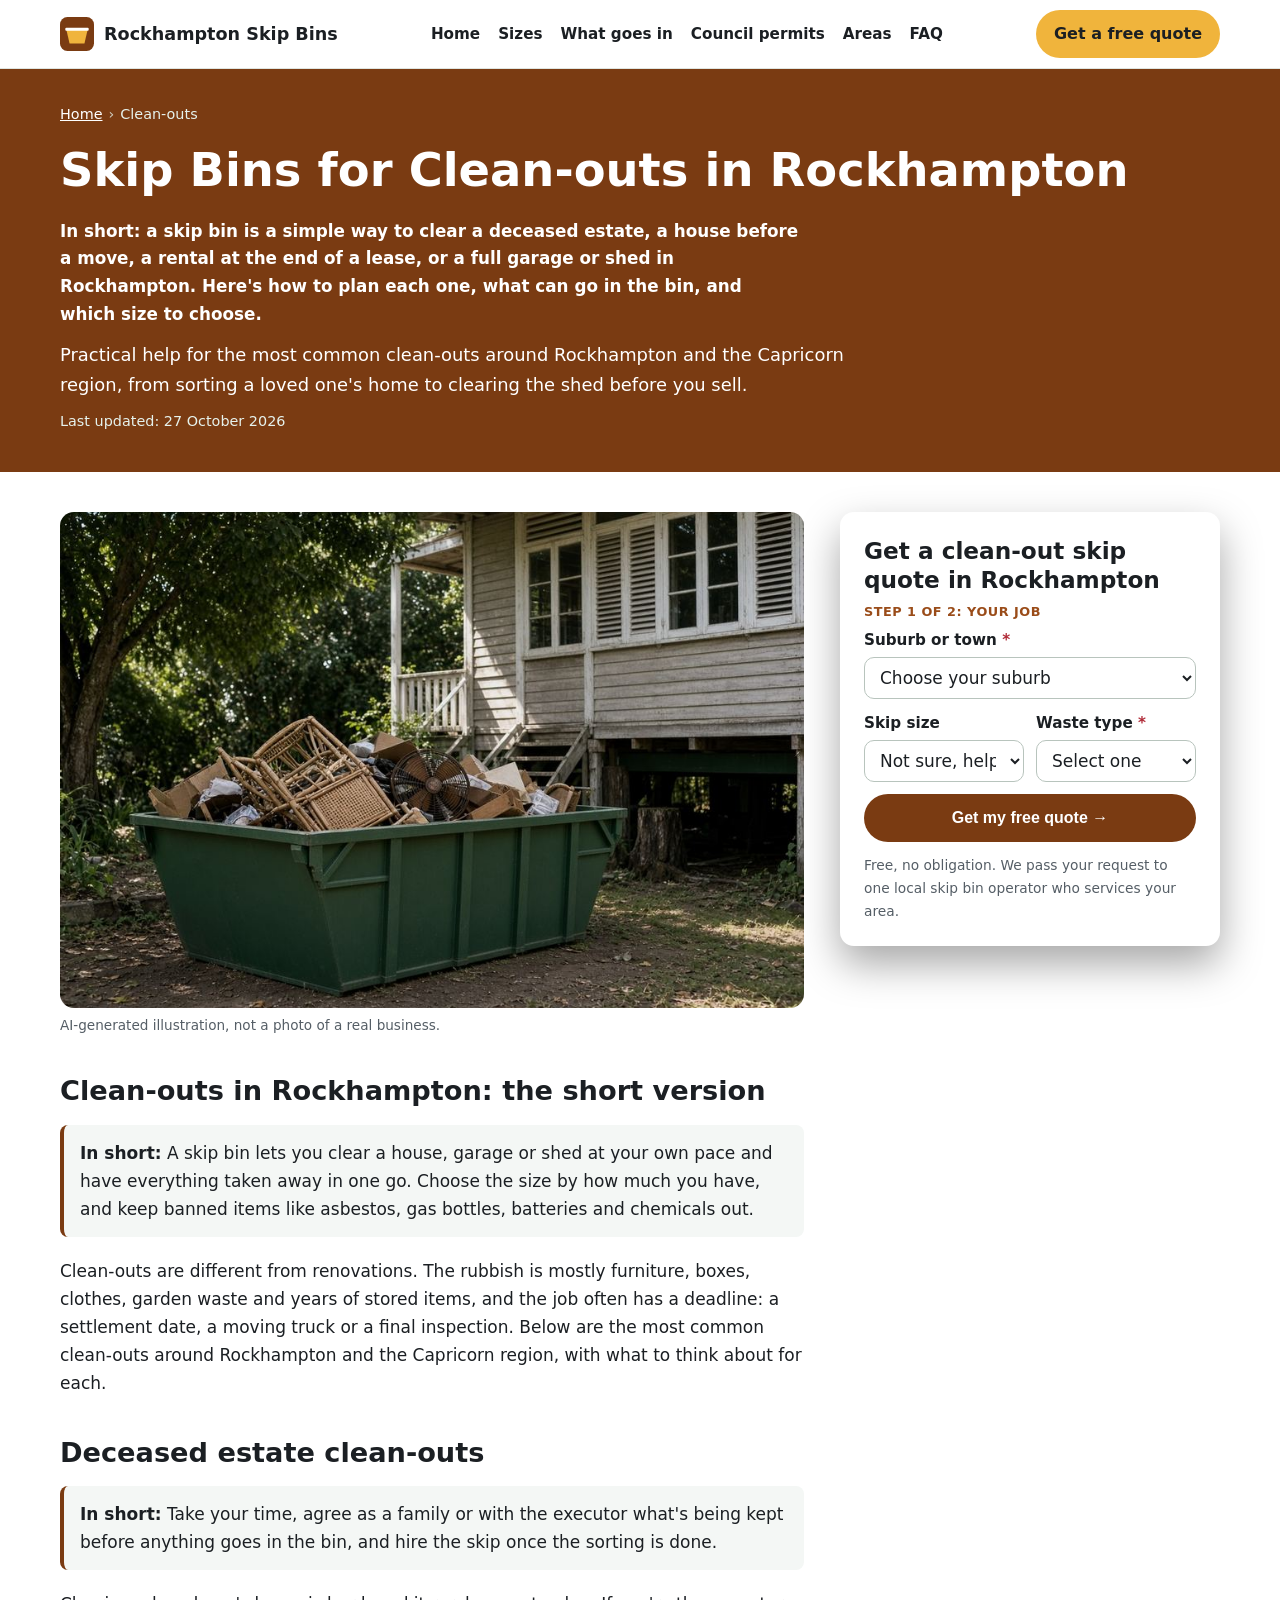
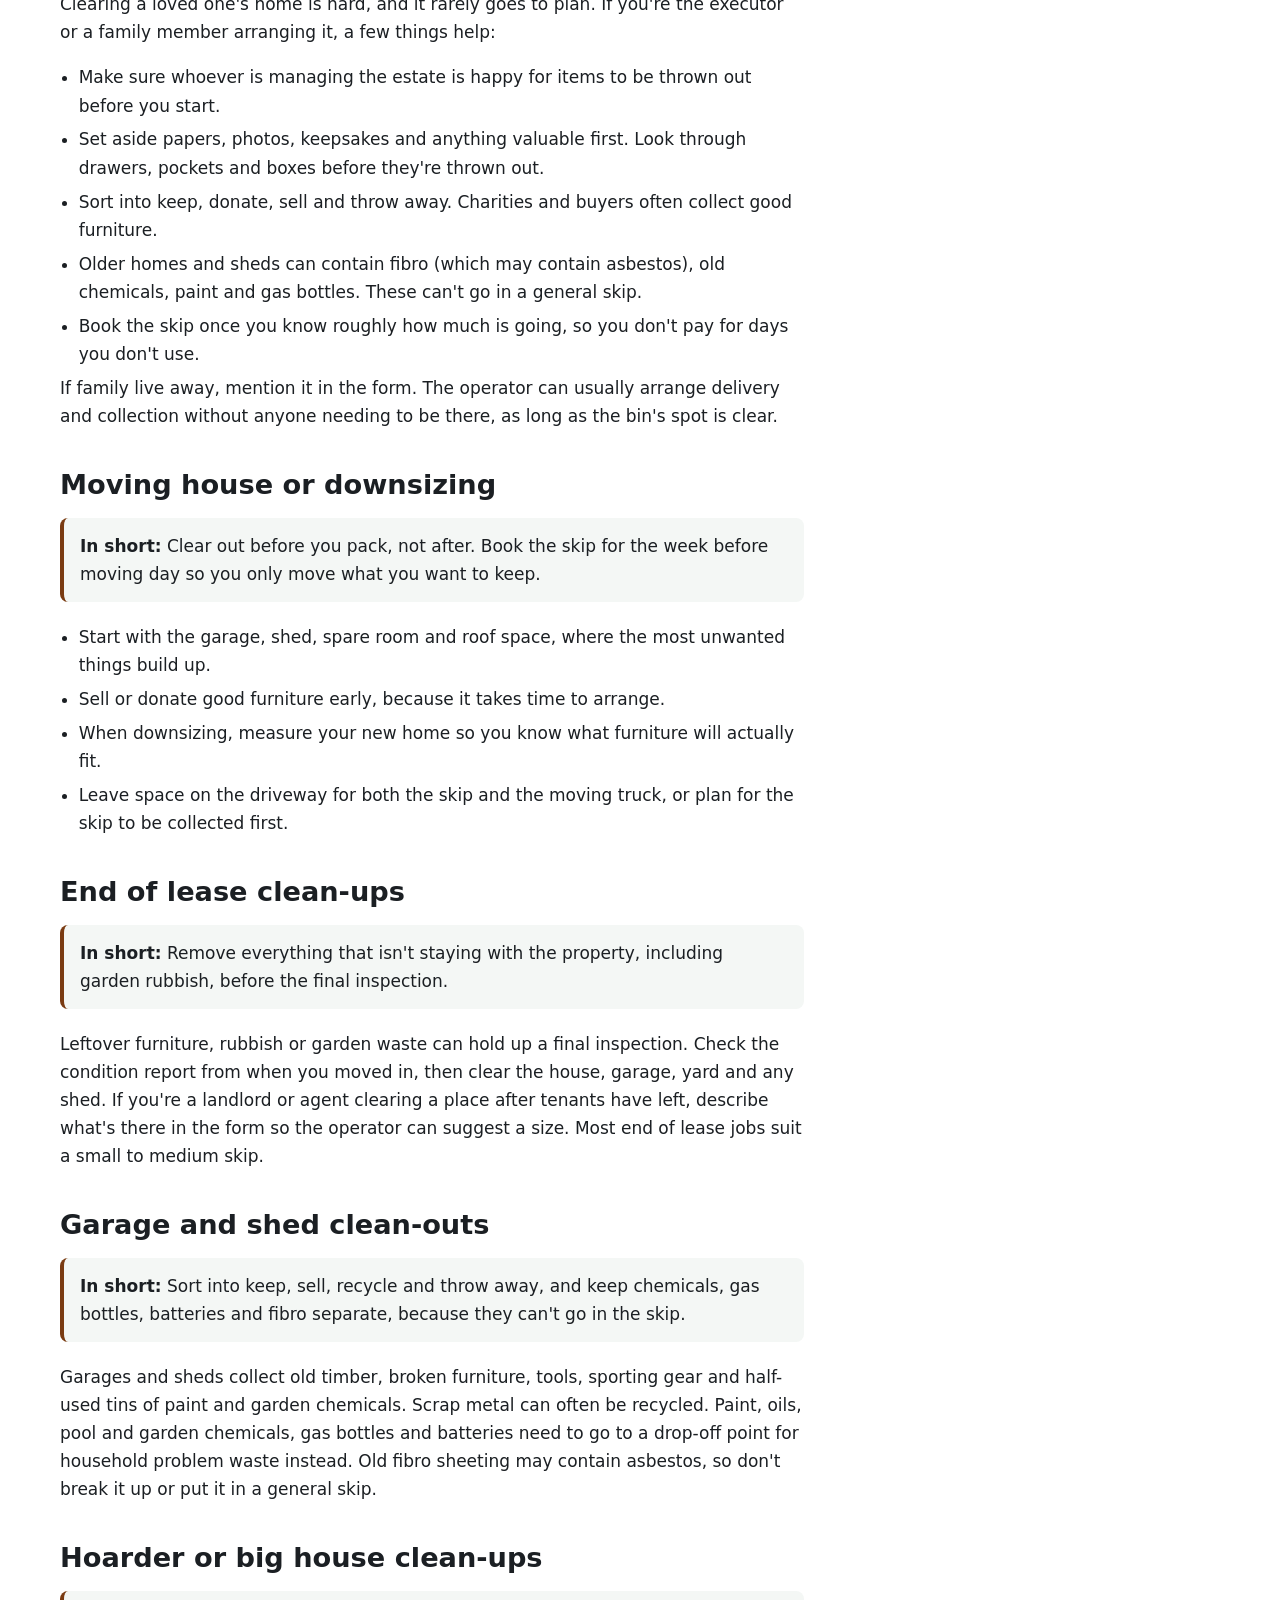
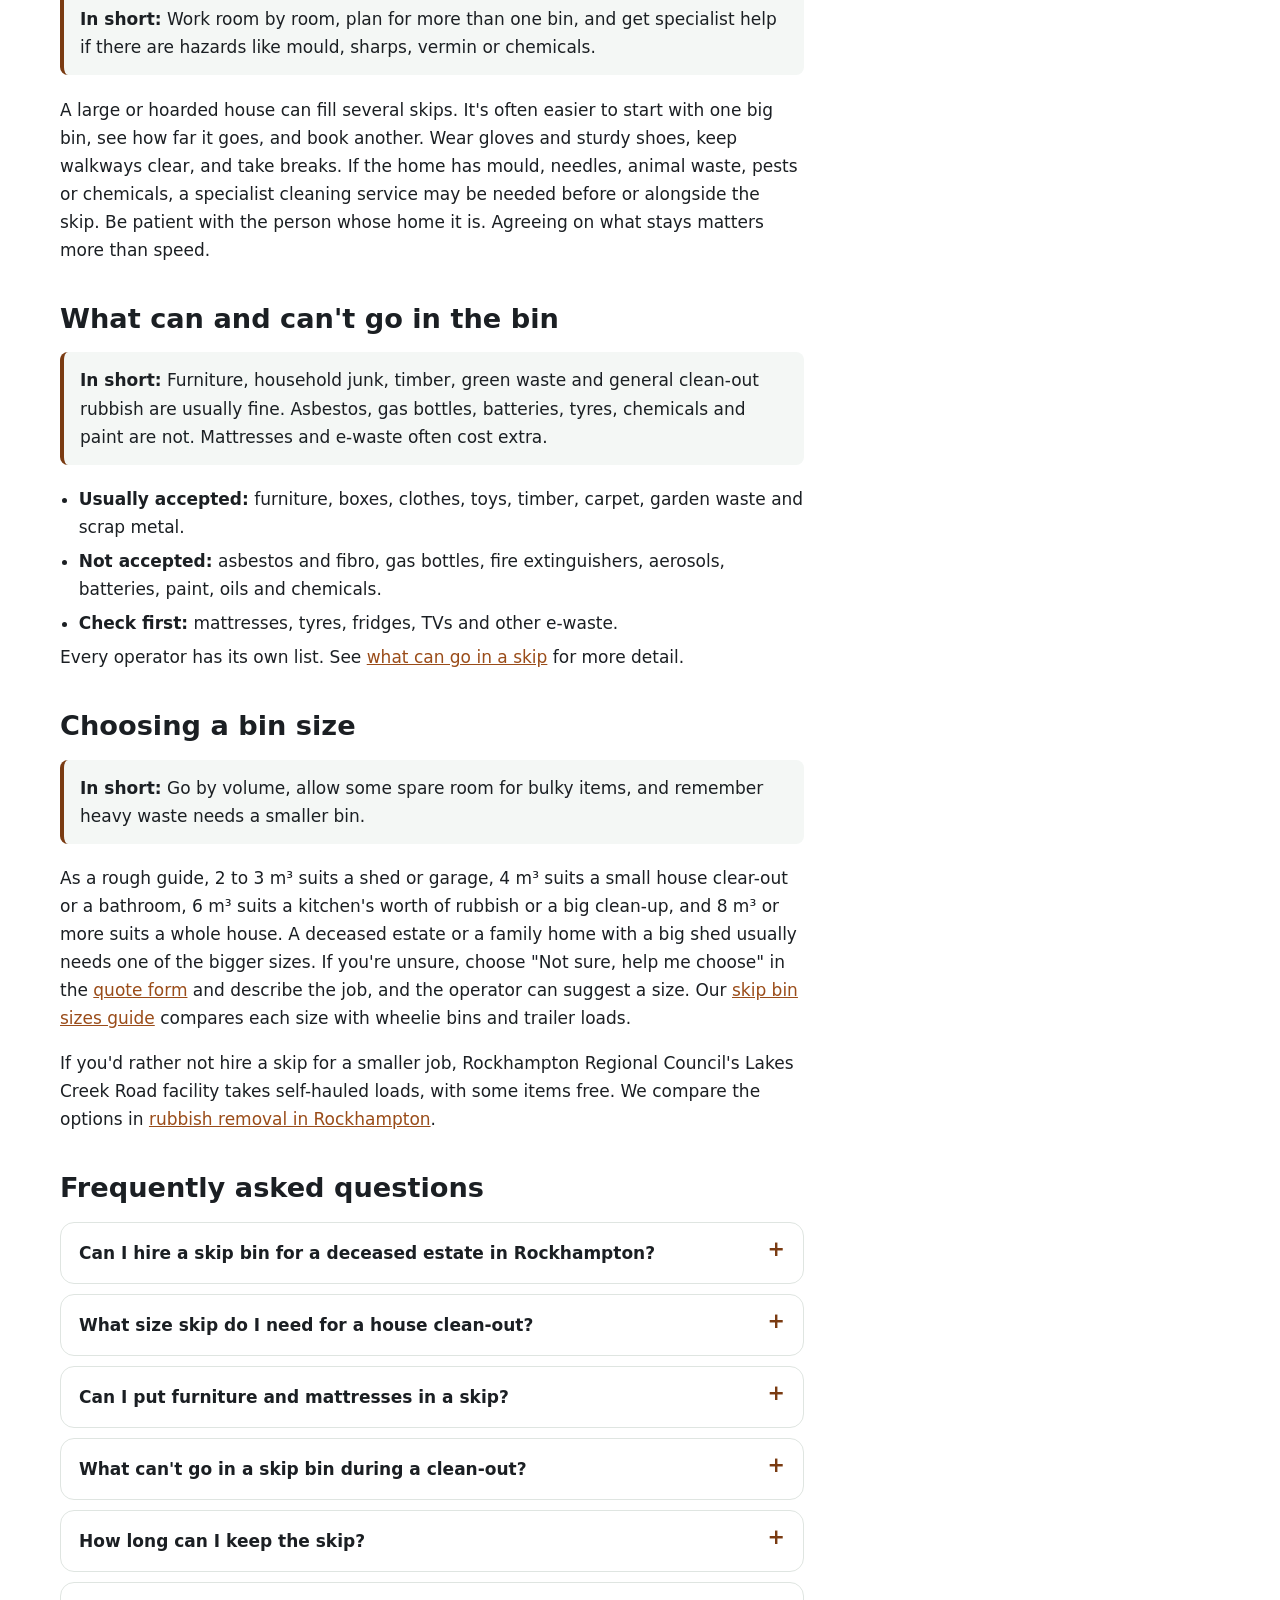
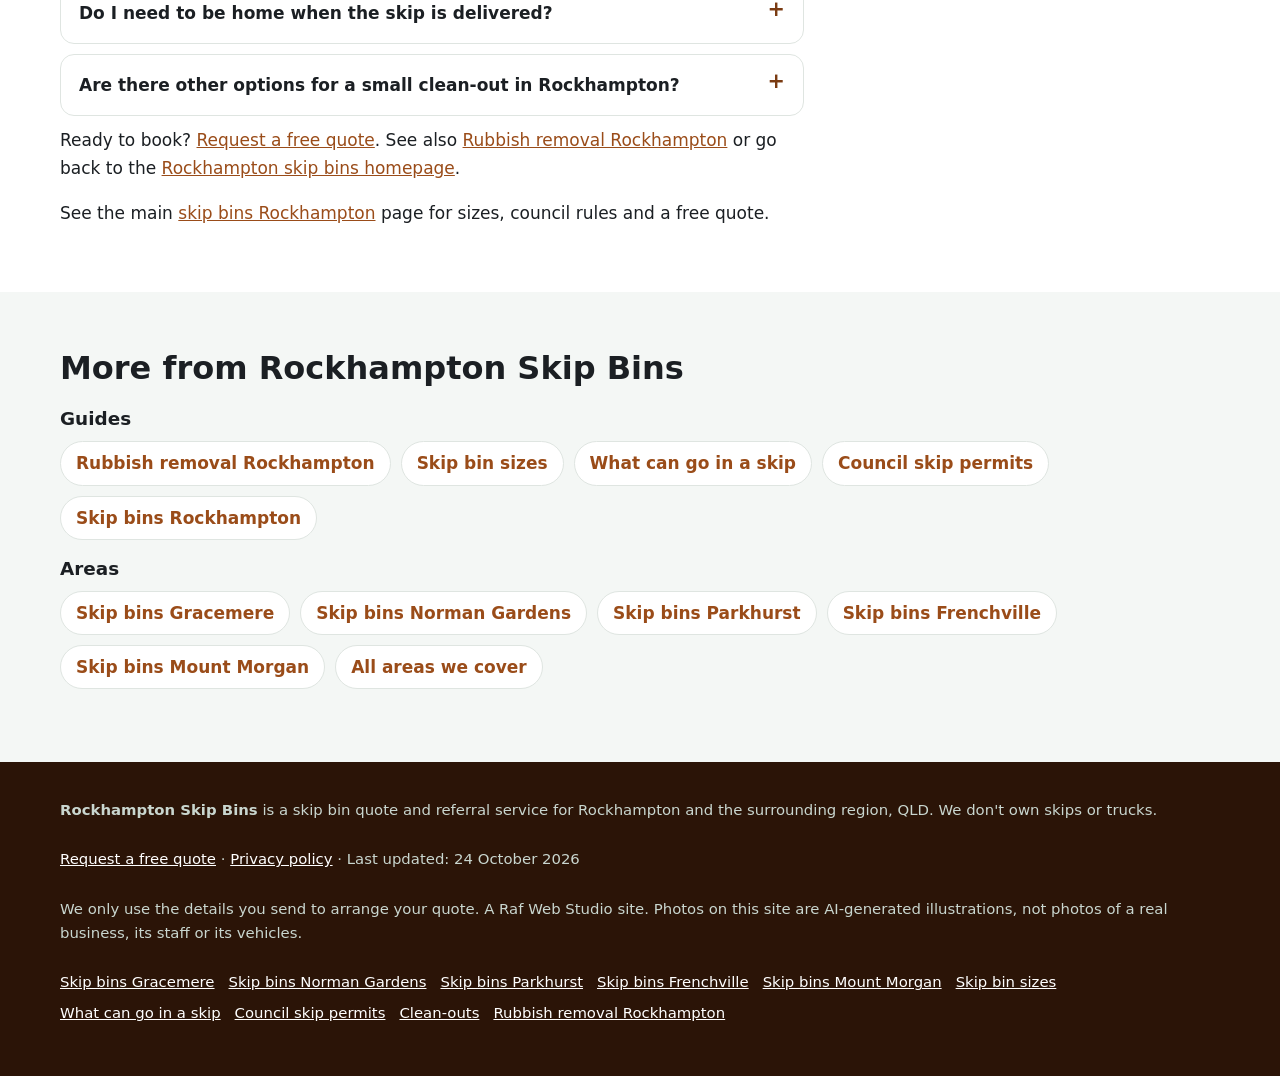
<file: clean-outs/index.html>
<!doctype html>
<html lang="en-AU">
<head>
<meta charset="utf-8">
<!-- Search Console verification meta tag goes here once the property is created -->
<meta name="viewport" content="width=device-width, initial-scale=1">
<title>Skip Bins for Clean-outs in Rockhampton | Deceased Estates, Moving &amp; Garages</title>
<meta name="description" content="Skip bins for clean-outs in Rockhampton: deceased estates, moving house, downsizing, end of lease, garages, sheds and big house clean-ups. Sizes, what goes in, and a free quote.">
<link rel="canonical" href="https://rockhamptonskipbins.com/clean-outs/">
<link rel="icon" href="/favicon.svg" type="image/svg+xml">
<meta name="theme-color" content="#7a3b12">
<meta property="og:type" content="article">
<meta property="og:locale" content="en_AU">
<meta property="og:site_name" content="Rockhampton Skip Bins">
<meta property="og:title" content="Skip Bins for Clean-outs in Rockhampton | Deceased Estates, Moving &amp; Garages">
<meta property="og:description" content="Skip bins for clean-outs in Rockhampton: deceased estates, moving house, downsizing, end of lease, garages, sheds and big house clean-ups. Sizes, what goes in, and a free quote.">
<meta property="og:url" content="https://rockhamptonskipbins.com/clean-outs/">
<meta property="og:image" content="https://rockhamptonskipbins.com/img/card-home.jpg">
<meta name="twitter:card" content="summary_large_image">
<script>document.documentElement.classList.add('js')</script>
<link rel="stylesheet" href="/styles.css">

<!-- Google tag (gtag.js) -->
<script async src="https://www.googletagmanager.com/gtag/js?id=G-1X8GPHE10D"></script>
<script>
  window.dataLayer = window.dataLayer || [];
  function gtag(){dataLayer.push(arguments);}
  gtag('js', new Date());
  gtag('config', 'G-1X8GPHE10D');
</script>

<script type="application/ld+json">
{
 "@context": "https://schema.org",
 "@type": "WebPage",
 "@id": "https://rockhamptonskipbins.com/clean-outs/#webpage",
 "url": "https://rockhamptonskipbins.com/clean-outs/",
 "name": "Skip Bins for Clean-outs in Rockhampton | Deceased Estates, Moving & Garages",
 "description": "Skip bins for clean-outs in Rockhampton: deceased estates, moving house, downsizing, end of lease, garages, sheds and big house clean-ups. Sizes, what goes in, and a free quote.",
 "inLanguage": "en-AU",
 "dateModified": "2026-10-27",
 "isPartOf": {
  "@id": "https://rockhamptonskipbins.com/#website"
 }
}
</script>
<script type="application/ld+json">
{
 "@context": "https://schema.org",
 "@type": "BreadcrumbList",
 "itemListElement": [
  {
   "@type": "ListItem",
   "position": 1,
   "name": "Home",
   "item": "https://rockhamptonskipbins.com/"
  },
  {
   "@type": "ListItem",
   "position": 2,
   "name": "Clean-outs",
   "item": "https://rockhamptonskipbins.com/clean-outs/"
  }
 ]
}
</script>
<script type="application/ld+json">
{
 "@context": "https://schema.org",
 "@type": "Service",
 "@id": "https://rockhamptonskipbins.com/clean-outs/#service",
 "name": "Skip bins for clean-outs in Rockhampton",
 "serviceType": "Skip bin hire",
 "description": "Skip bins for clean-outs in Rockhampton: deceased estates, moving house, downsizing, end of lease, garages, sheds and big house clean-ups. Sizes, what goes in, and a free quote.",
 "url": "https://rockhamptonskipbins.com/clean-outs/",
 "provider": {
  "@type": "Organization",
  "name": "Rockhampton Skip Bins",
  "url": "https://rockhamptonskipbins.com/"
 },
 "areaServed": [
  {
   "@type": "Place",
   "name": "Rockhampton, QLD"
  }
 ]
}
</script>
<script type="application/ld+json">
{
 "@context": "https://schema.org",
 "@type": "FAQPage",
 "mainEntity": [
  {
   "@type": "Question",
   "name": "Can I hire a skip bin for a deceased estate in Rockhampton?",
   "acceptedAnswer": {
    "@type": "Answer",
    "text": "Yes. A skip is a common way to clear a deceased estate. Agree with the executor or family what's being kept before anything goes in, and tell the operator if no one will be at the property for delivery or collection."
   }
  },
  {
   "@type": "Question",
   "name": "What size skip do I need for a house clean-out?",
   "acceptedAnswer": {
    "@type": "Answer",
    "text": "As a rough guide, 2 to 3 m³ suits a shed or garage, 4 m³ suits a small house clear-out or a bathroom, 6 m³ suits a kitchen's worth of rubbish or a big clean-up, and 8 m³ or more suits a whole house. A deceased estate or a family home with a big shed usually needs one of the bigger sizes."
   }
  },
  {
   "@type": "Question",
   "name": "Can I put furniture and mattresses in a skip?",
   "acceptedAnswer": {
    "@type": "Answer",
    "text": "Furniture is usually fine. Many operators accept mattresses for an extra fee, and some don't take them. List them in the quote form so the operator can confirm."
   }
  },
  {
   "@type": "Question",
   "name": "What can't go in a skip bin during a clean-out?",
   "acceptedAnswer": {
    "@type": "Answer",
    "text": "Asbestos and fibro, gas bottles, fire extinguishers, aerosols, batteries, tyres, paint, oils and chemicals. Fridges, TVs and other e-waste may be refused or cost extra."
   }
  },
  {
   "@type": "Question",
   "name": "How long can I keep the skip?",
   "acceptedAnswer": {
    "@type": "Answer",
    "text": "Hire periods differ between operators. Most include a set number of days and charge for extra days. Tell the operator your dates when you request a quote."
   }
  },
  {
   "@type": "Question",
   "name": "Do I need to be home when the skip is delivered?",
   "acceptedAnswer": {
    "@type": "Answer",
    "text": "Usually not, as long as the spot for the bin is clear and the operator knows exactly where to put it. Add delivery notes in the form."
   }
  },
  {
   "@type": "Question",
   "name": "Are there other options for a small clean-out in Rockhampton?",
   "acceptedAnswer": {
    "@type": "Answer",
    "text": "For a load or two, taking it to the Lakes Creek Road Waste Management Facility yourself may be enough, and some items are free for domestic customers. Our rubbish removal guide compares the options."
   }
  }
 ]
}
</script>
</head>
<body>
<a class="skip-link" href="#main">Skip to content</a>

<header class="site-header">
  <div class="wrap">
    <a class="brand" href="/" aria-label="Rockhampton Skip Bins home">
      <svg viewBox="0 0 64 64" aria-hidden="true"><rect width="64" height="64" rx="14" fill="#7a3b12"/><path d="M12 24h40l-6 26H18z" fill="#f0b43c"/><rect x="10" y="20" width="44" height="6" rx="2" fill="#fff"/></svg>
      Rockhampton Skip Bins
    </a>
    <nav class="nav" aria-label="Main">
      <a href="/">Home</a>
      <a href="/skip-bin-sizes/">Sizes</a>
      <a href="/what-can-go-in-a-skip/">What goes in</a>
      <a href="/skip-bin-council-permit/">Council permits</a>
      <a href="/#areas">Areas</a>
      <a href="/#faq">FAQ</a>
    </nav>
    <a class="btn btn-call header-call" href="#quote">Get a free quote</a>
  </div>
</header>

<main id="main">
<section class="page-hero" aria-labelledby="h1">
  <div class="wrap">
    <nav class="crumbs" aria-label="Breadcrumb"><ol><li><a href="https://rockhamptonskipbins.com/">Home</a></li><li aria-current="page">Clean-outs</li></ol></nav>
    <h1 id="h1">Skip Bins for Clean-outs in Rockhampton</h1>
    <p class="summary">In short: a skip bin is a simple way to clear a deceased estate, a house before a move, a rental at the end of a lease, or a full garage or shed in Rockhampton. Here&#x27;s how to plan each one, what can go in the bin, and which size to choose.</p>
    <p class="lead">Practical help for the most common clean-outs around Rockhampton and the Capricorn region, from sorting a loved one&#x27;s home to clearing the shed before you sell.</p>
    <p class="updated">Last updated: 27 October 2026</p>
  </div>
</section>
<div class="wrap page-grid">
  <article class="page-body">
<figure><img src="/img/card-home.jpg" width="900" height="600" style="aspect-ratio:3/2;object-fit:cover" alt="Illustration of a green skip bin with old cane chairs and a fan during a house clean-out" decoding="async"><figcaption>AI-generated illustration, not a photo of a real business.</figcaption></figure>
<h2>Clean-outs in Rockhampton: the short version</h2>
<p class="callout"><strong>In short:</strong> A skip bin lets you clear a house, garage or shed at your own pace and have everything taken away in one go. Choose the size by how much you have, and keep banned items like asbestos, gas bottles, batteries and chemicals out.</p><p>Clean-outs are different from renovations. The rubbish is mostly furniture, boxes, clothes, garden waste and years of stored items, and the job often has a deadline: a settlement date, a moving truck or a final inspection. Below are the most common clean-outs around Rockhampton and the Capricorn region, with what to think about for each.</p>
<h2>Deceased estate clean-outs</h2>
<p class="callout"><strong>In short:</strong> Take your time, agree as a family or with the executor what's being kept before anything goes in the bin, and hire the skip once the sorting is done.</p><p>Clearing a loved one's home is hard, and it rarely goes to plan. If you're the executor or a family member arranging it, a few things help:</p><ul class="clean"><li>Make sure whoever is managing the estate is happy for items to be thrown out before you start.</li><li>Set aside papers, photos, keepsakes and anything valuable first. Look through drawers, pockets and boxes before they're thrown out.</li><li>Sort into keep, donate, sell and throw away. Charities and buyers often collect good furniture.</li><li>Older homes and sheds can contain fibro (which may contain asbestos), old chemicals, paint and gas bottles. These can't go in a general skip.</li><li>Book the skip once you know roughly how much is going, so you don't pay for days you don't use.</li></ul><p>If family live away, mention it in the form. The operator can usually arrange delivery and collection without anyone needing to be there, as long as the bin's spot is clear.</p>
<h2>Moving house or downsizing</h2>
<p class="callout"><strong>In short:</strong> Clear out before you pack, not after. Book the skip for the week before moving day so you only move what you want to keep.</p><ul class="clean"><li>Start with the garage, shed, spare room and roof space, where the most unwanted things build up.</li><li>Sell or donate good furniture early, because it takes time to arrange.</li><li>When downsizing, measure your new home so you know what furniture will actually fit.</li><li>Leave space on the driveway for both the skip and the moving truck, or plan for the skip to be collected first.</li></ul>
<h2>End of lease clean-ups</h2>
<p class="callout"><strong>In short:</strong> Remove everything that isn't staying with the property, including garden rubbish, before the final inspection.</p><p>Leftover furniture, rubbish or garden waste can hold up a final inspection. Check the condition report from when you moved in, then clear the house, garage, yard and any shed. If you're a landlord or agent clearing a place after tenants have left, describe what's there in the form so the operator can suggest a size. Most end of lease jobs suit a small to medium skip.</p>
<h2>Garage and shed clean-outs</h2>
<p class="callout"><strong>In short:</strong> Sort into keep, sell, recycle and throw away, and keep chemicals, gas bottles, batteries and fibro separate, because they can't go in the skip.</p><p>Garages and sheds collect old timber, broken furniture, tools, sporting gear and half-used tins of paint and garden chemicals. Scrap metal can often be recycled. Paint, oils, pool and garden chemicals, gas bottles and batteries need to go to a drop-off point for household problem waste instead. Old fibro sheeting may contain asbestos, so don't break it up or put it in a general skip.</p>
<h2>Hoarder or big house clean-ups</h2>
<p class="callout"><strong>In short:</strong> Work room by room, plan for more than one bin, and get specialist help if there are hazards like mould, sharps, vermin or chemicals.</p><p>A large or hoarded house can fill several skips. It's often easier to start with one big bin, see how far it goes, and book another. Wear gloves and sturdy shoes, keep walkways clear, and take breaks. If the home has mould, needles, animal waste, pests or chemicals, a specialist cleaning service may be needed before or alongside the skip. Be patient with the person whose home it is. Agreeing on what stays matters more than speed.</p>
<h2>What can and can&#x27;t go in the bin</h2>
<p class="callout"><strong>In short:</strong> Furniture, household junk, timber, green waste and general clean-out rubbish are usually fine. Asbestos, gas bottles, batteries, tyres, chemicals and paint are not. Mattresses and e-waste often cost extra.</p><ul class="clean"><li><strong>Usually accepted:</strong> furniture, boxes, clothes, toys, timber, carpet, garden waste and scrap metal.</li><li><strong>Not accepted:</strong> asbestos and fibro, gas bottles, fire extinguishers, aerosols, batteries, paint, oils and chemicals.</li><li><strong>Check first:</strong> mattresses, tyres, fridges, TVs and other e-waste.</li></ul><p>Every operator has its own list. See <a href="/what-can-go-in-a-skip/">what can go in a skip</a> for more detail.</p>
<h2>Choosing a bin size</h2>
<p class="callout"><strong>In short:</strong> Go by volume, allow some spare room for bulky items, and remember heavy waste needs a smaller bin.</p><p>As a rough guide, 2 to 3 m³ suits a shed or garage, 4 m³ suits a small house clear-out or a bathroom, 6 m³ suits a kitchen's worth of rubbish or a big clean-up, and 8 m³ or more suits a whole house. A deceased estate or a family home with a big shed usually needs one of the bigger sizes. If you're unsure, choose "Not sure, help me choose" in the <a href="#quote">quote form</a> and describe the job, and the operator can suggest a size. Our <a href="/skip-bin-sizes/">skip bin sizes guide</a> compares each size with wheelie bins and trailer loads.</p><p>If you'd rather not hire a skip for a smaller job, Rockhampton Regional Council's Lakes Creek Road facility takes self-hauled loads, with some items free. We compare the options in <a href="/rubbish-removal-rockhampton/">rubbish removal in Rockhampton</a>.</p>
<h2 id="faq-h">Frequently asked questions</h2>
<details><summary>Can I hire a skip bin for a deceased estate in Rockhampton?</summary><p>Yes. A skip is a common way to clear a deceased estate. Agree with the executor or family what&#x27;s being kept before anything goes in, and tell the operator if no one will be at the property for delivery or collection.</p></details><details><summary>What size skip do I need for a house clean-out?</summary><p>As a rough guide, 2 to 3 m³ suits a shed or garage, 4 m³ suits a small house clear-out or a bathroom, 6 m³ suits a kitchen&#x27;s worth of rubbish or a big clean-up, and 8 m³ or more suits a whole house. A deceased estate or a family home with a big shed usually needs one of the bigger sizes.</p></details><details><summary>Can I put furniture and mattresses in a skip?</summary><p>Furniture is usually fine. Many operators accept mattresses for an extra fee, and some don&#x27;t take them. List them in the quote form so the operator can confirm.</p></details><details><summary>What can&#x27;t go in a skip bin during a clean-out?</summary><p>Asbestos and fibro, gas bottles, fire extinguishers, aerosols, batteries, tyres, paint, oils and chemicals. Fridges, TVs and other e-waste may be refused or cost extra.</p></details><details><summary>How long can I keep the skip?</summary><p>Hire periods differ between operators. Most include a set number of days and charge for extra days. Tell the operator your dates when you request a quote.</p></details><details><summary>Do I need to be home when the skip is delivered?</summary><p>Usually not, as long as the spot for the bin is clear and the operator knows exactly where to put it. Add delivery notes in the form.</p></details><details><summary>Are there other options for a small clean-out in Rockhampton?</summary><p>For a load or two, taking it to the Lakes Creek Road Waste Management Facility yourself may be enough, and some items are free for domestic customers. Our rubbish removal guide compares the options.</p></details>
<p>Ready to book? <a href="#quote">Request a free quote</a>. See also <a href="/rubbish-removal-rockhampton/">Rubbish removal Rockhampton</a> or go back to the <a href="/">Rockhampton skip bins homepage</a>.</p>

<p class="home-link">See the main <a href="/">skip bins Rockhampton</a> page for sizes, council rules and a free quote.</p>
  </article>
  <aside class="page-aside">
    <div class="hero-form-card" id="quote">
      <h2 id="quote-h">Get a clean-out skip quote in Rockhampton</h2>
      <form class="quote-form two-step" id="quote-form" action="https://formsubmit.co/quotes@rockhamptonskipbins.com" method="post" novalidate>
        <input type="hidden" name="_subject" value="New quote request – rockhamptonskipbins.com">
        <input type="hidden" name="_captcha" value="true">
        <input type="hidden" name="_template" value="table">
        <input type="hidden" name="_next" value="https://rockhamptonskipbins.com/thanks.html?lead=1">
        <input type="hidden" name="_autoresponse" value="Thanks for your skip bin request. We&#x27;ve received it and are passing it to a local operator, who&#x27;ll be in touch shortly with availability and a price.">
        <input type="text" name="_honey" style="display:none" tabindex="-1" autocomplete="off" aria-hidden="true">
        <input type="hidden" name="source" value="rockhamptonskipbins.com">
        <input type="hidden" name="page" value="/clean-outs/">
        <fieldset class="step step-1">
          <legend class="step-label">Step 1 of 2: your job</legend>
          <div class="full"><label for="suburb">Suburb or town <span class="req" aria-hidden="true">*</span></label>
            <select id="suburb" name="suburb" required><option value="">Choose your suburb</option><option>Rockhampton City</option><option>Allenstown</option><option>Wandal</option><option>West Rockhampton</option><option>The Range</option><option>Depot Hill</option><option>Park Avenue</option><option>Berserker</option><option>Frenchville</option><option>Koongal</option><option>Lakes Creek</option><option>Kawana</option><option>Norman Gardens</option><option>Parkhurst</option><option>Gracemere</option><option>Bouldercombe</option><option>Alton Downs</option><option>Mount Morgan</option><option value="Other">Other (tell us below)</option></select></div>
          <div class="full other-wrap"><label for="suburb_other">Other suburb or town</label><input id="suburb_other" name="suburb_other" type="text" autocomplete="address-level2"></div>
          <div><label for="size">Skip size</label>
            <select id="size" name="skip_size"><option value="Not sure">Not sure, help me choose</option><option>Skip bag (about 1 m³)</option><option>2 m³</option><option>3 m³</option><option>4 m³</option><option>6 m³</option><option>8 m³</option><option>9 m³</option><option>10–12 m³</option><option>Larger / hook-lift</option></select></div>
          <div><label for="waste">Waste type <span class="req" aria-hidden="true">*</span></label>
            <select id="waste" name="waste_type" required><option value="">Select one</option><option>General household</option><option>Green waste</option><option>Mixed renovation / building</option><option>Soil, concrete or bricks</option><option>Mixed, not sure</option><option>May contain asbestos</option></select></div>
          <div class="full js-only"><button class="btn btn-primary btn-block" type="button" id="to-step-2">Get my free quote →</button></div>
          <p class="microcopy full">Free, no obligation. We pass your request to one local skip bin operator who services your area.</p>
          <p class="form-error full" id="step1-error" role="alert" hidden>Please choose your suburb and waste type.</p>
        </fieldset>
        <fieldset class="step step-2" id="step-2">
          <legend class="step-label">Step 2 of 2: your details</legend>
          <div><label for="name">Name <span class="req" aria-hidden="true">*</span></label><input id="name" name="name" type="text" autocomplete="name" required></div>
          <div><label for="phone">Phone <span class="req" aria-hidden="true">*</span></label><input id="phone" name="phone" type="tel" autocomplete="tel" inputmode="tel" required></div>
          <div><label for="email">Email</label><input id="email" name="email" type="email" autocomplete="email"></div>
          <div><label for="date">Delivery date</label><input id="date" name="preferred_date" type="date"></div>
          <div class="full"><label for="message">Anything else?</label><textarea id="message" name="message" rows="2" placeholder="e.g. Queenslander reno, flood clean-up, new build in Parkhurst, 7 days"></textarea></div>
          <p class="consent full">By sending this form you agree we can share your details with one local skip bin operator so they can quote for your job. See our <a href="/privacy.html">privacy policy</a>.</p>
          <div class="full step2-actions"><button class="btn btn-primary" type="submit">Send my quote request</button><button class="btn-link js-only" type="button" id="back-1">← Back</button></div>
        </fieldset>
      </form>
    </div>
  </aside>
</div>
<section class="alt" aria-labelledby="more-h">
  <div class="wrap">
    <h2 id="more-h">More from Rockhampton Skip Bins</h2>
    <h3>Guides</h3>
    <ul class="link-list"><li><a href="/rubbish-removal-rockhampton/">Rubbish removal Rockhampton</a></li><li><a href="/skip-bin-sizes/">Skip bin sizes</a></li><li><a href="/what-can-go-in-a-skip/">What can go in a skip</a></li><li><a href="/skip-bin-council-permit/">Council skip permits</a></li><li><a href="/">Skip bins Rockhampton</a></li></ul>
    <h3>Areas</h3>
    <ul class="link-list"><li><a href="/skip-bins-gracemere/">Skip bins Gracemere</a></li><li><a href="/skip-bins-norman-gardens/">Skip bins Norman Gardens</a></li><li><a href="/skip-bins-parkhurst/">Skip bins Parkhurst</a></li><li><a href="/skip-bins-frenchville/">Skip bins Frenchville</a></li><li><a href="/skip-bins-mount-morgan/">Skip bins Mount Morgan</a></li><li><a href="/#areas">All areas we cover</a></li></ul>
  </div>
</section>
</main>

<footer class="site-footer">
  <div class="wrap">
    <p><strong>Rockhampton Skip Bins</strong> is a skip bin quote and referral service for Rockhampton and the surrounding region, QLD. We don't own skips or trucks.</p>
    <p><a href="#quote">Request a free quote</a> · <a href="/privacy.html">Privacy policy</a> · Last updated: 24 October 2026</p>
    <p>We only use the details you send to arrange your quote. A Raf Web Studio site. Photos on this site are AI-generated illustrations, not photos of a real business, its staff or its vehicles.</p>
    <p class="footer-links"><a href="/skip-bins-gracemere/">Skip bins Gracemere</a> <a href="/skip-bins-norman-gardens/">Skip bins Norman Gardens</a> <a href="/skip-bins-parkhurst/">Skip bins Parkhurst</a> <a href="/skip-bins-frenchville/">Skip bins Frenchville</a> <a href="/skip-bins-mount-morgan/">Skip bins Mount Morgan</a> <a href="/skip-bin-sizes/">Skip bin sizes</a> <a href="/what-can-go-in-a-skip/">What can go in a skip</a> <a href="/skip-bin-council-permit/">Council skip permits</a> <a href="/clean-outs/">Clean-outs</a> <a href="/rubbish-removal-rockhampton/">Rubbish removal Rockhampton</a></p>
  </div>
</footer>

<div class="mobile-call" aria-label="Quick contact">
  <a class="btn btn-call" href="#quote">Get a free quote</a>
</div>
<script src="/form.js" defer></script>
</body>
</html>
</file>
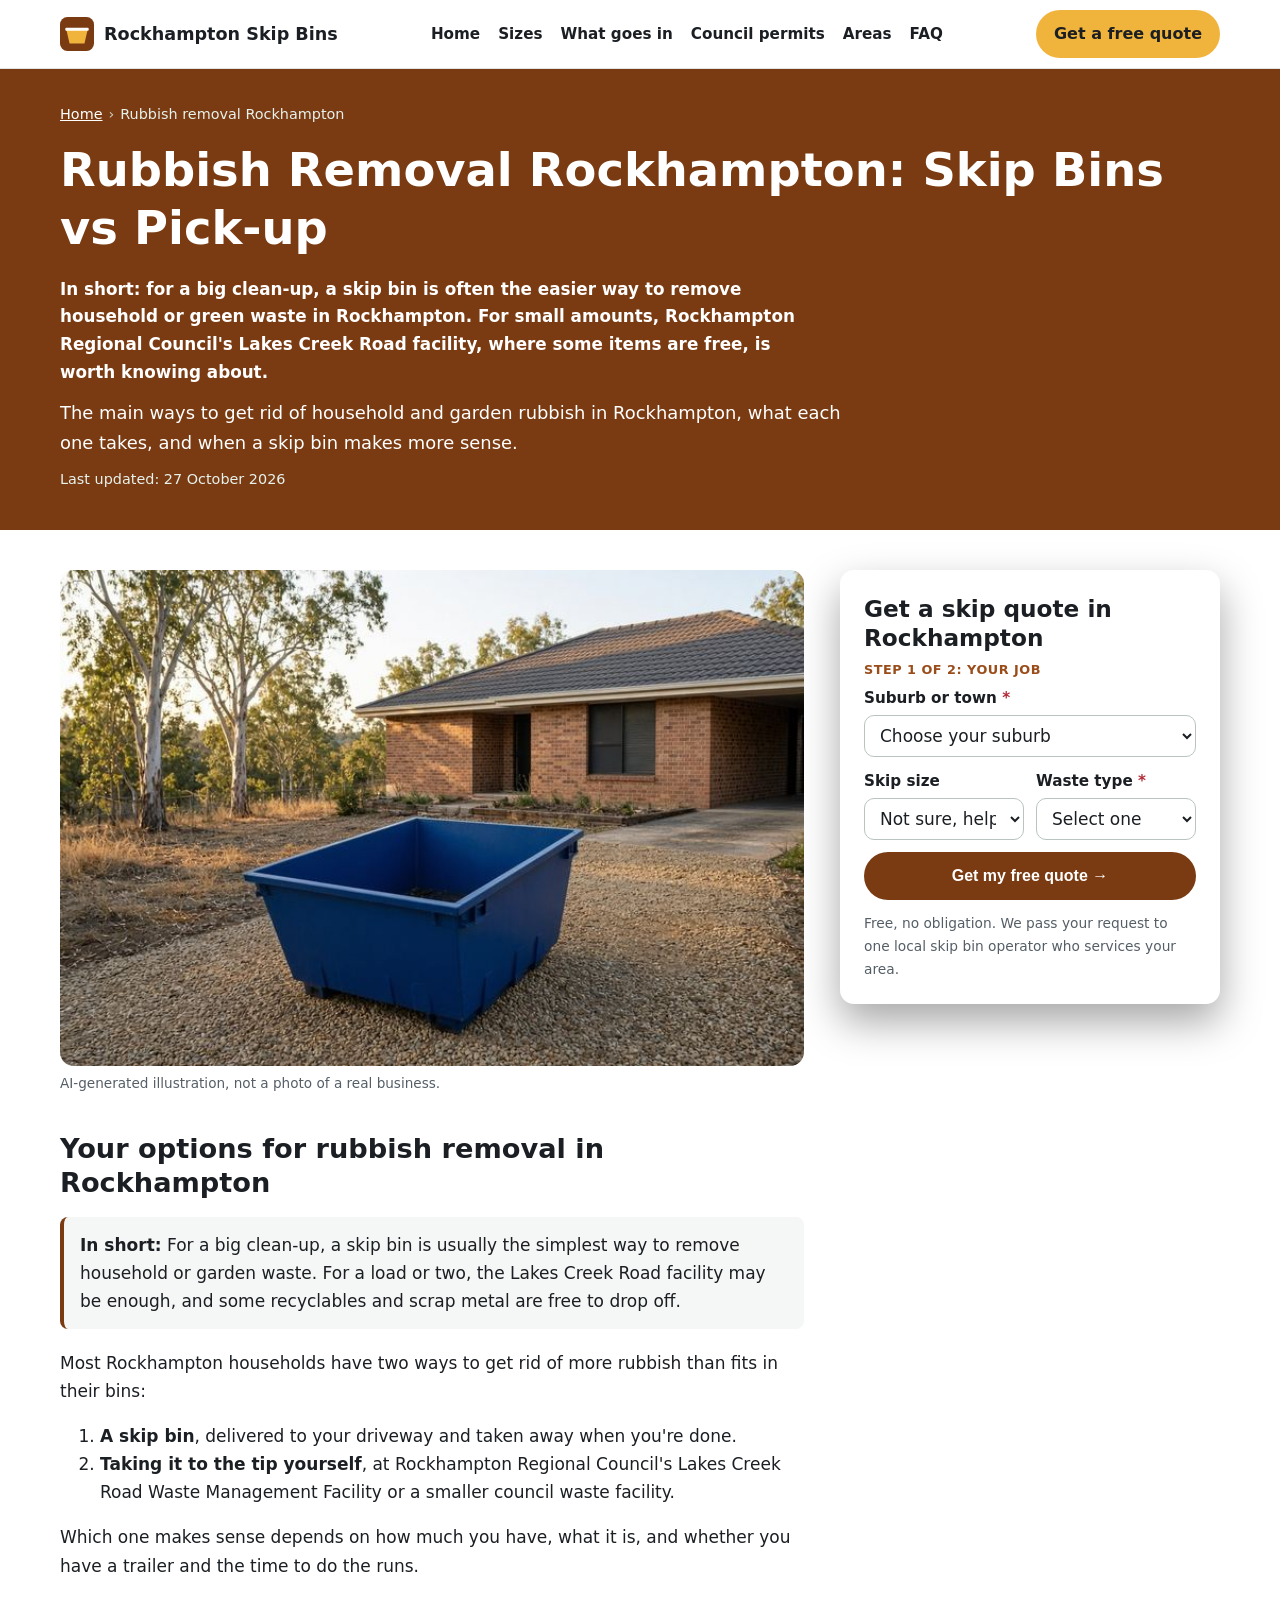
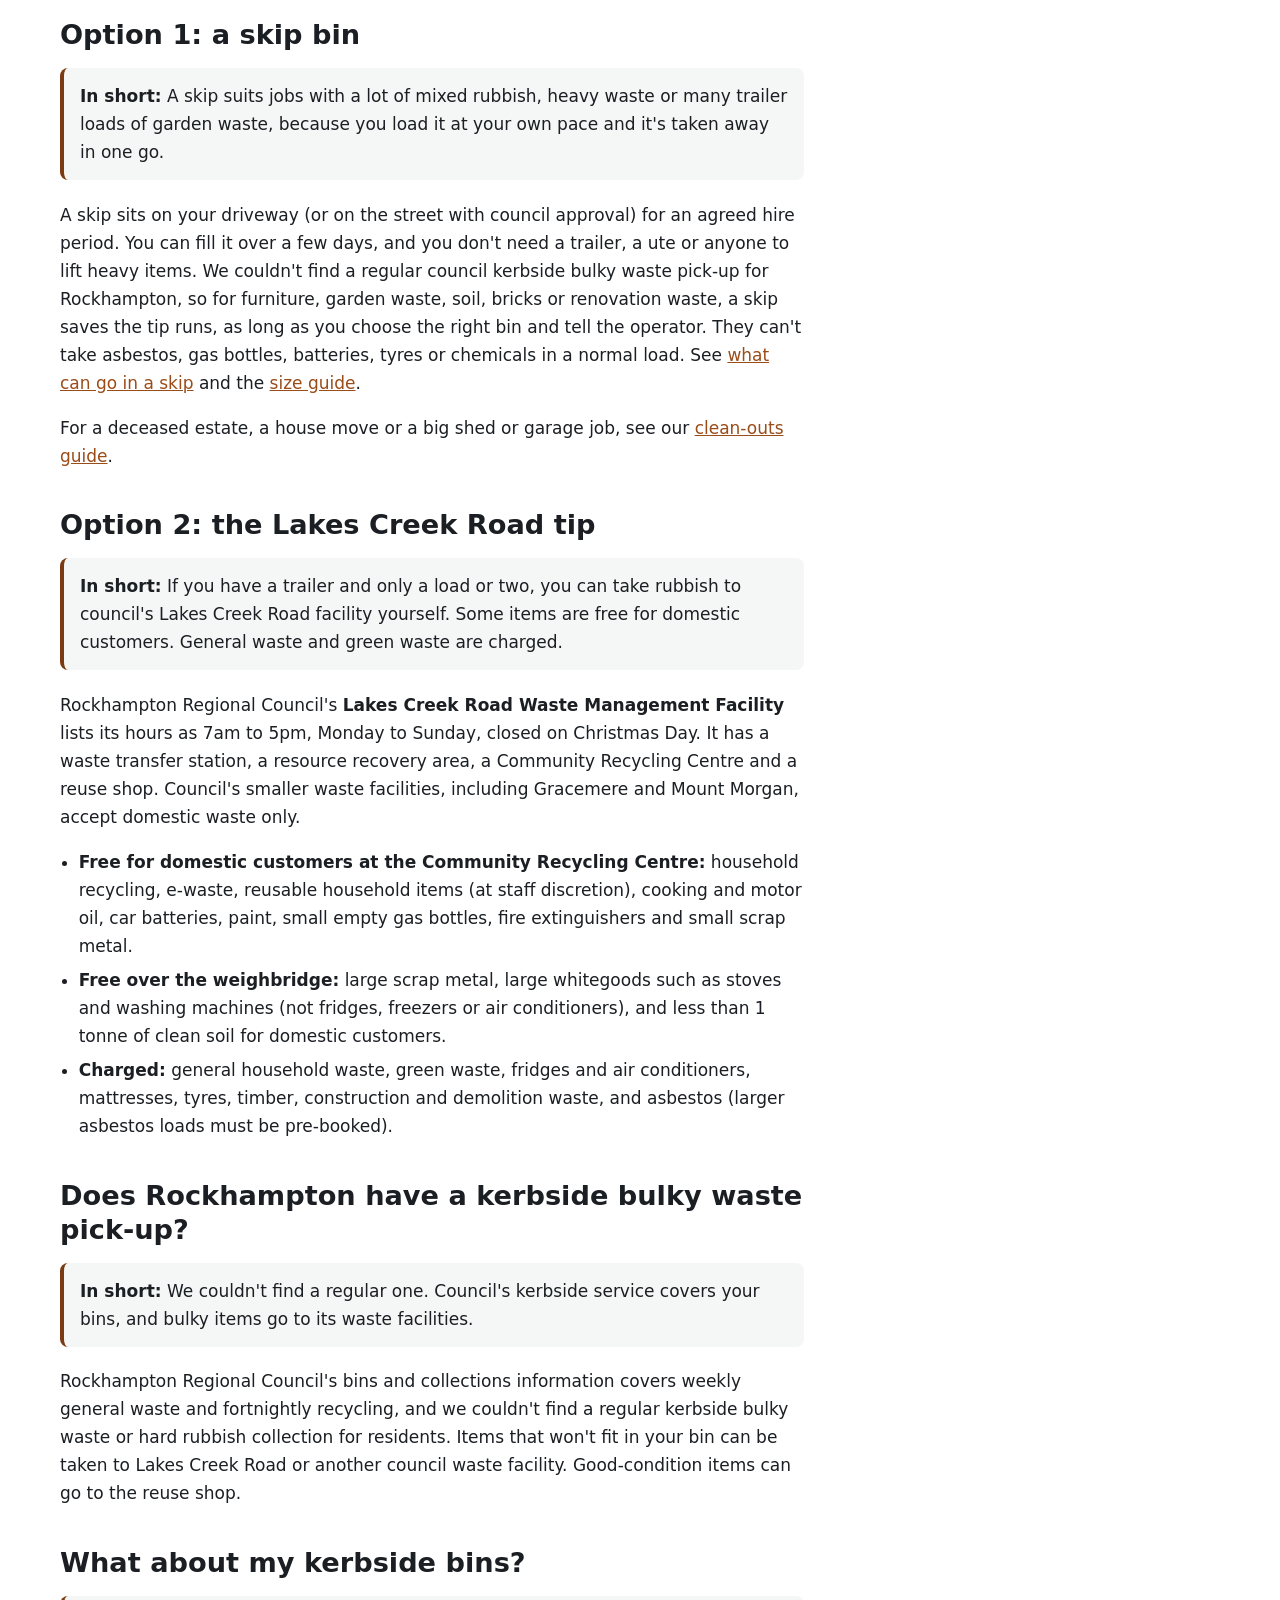
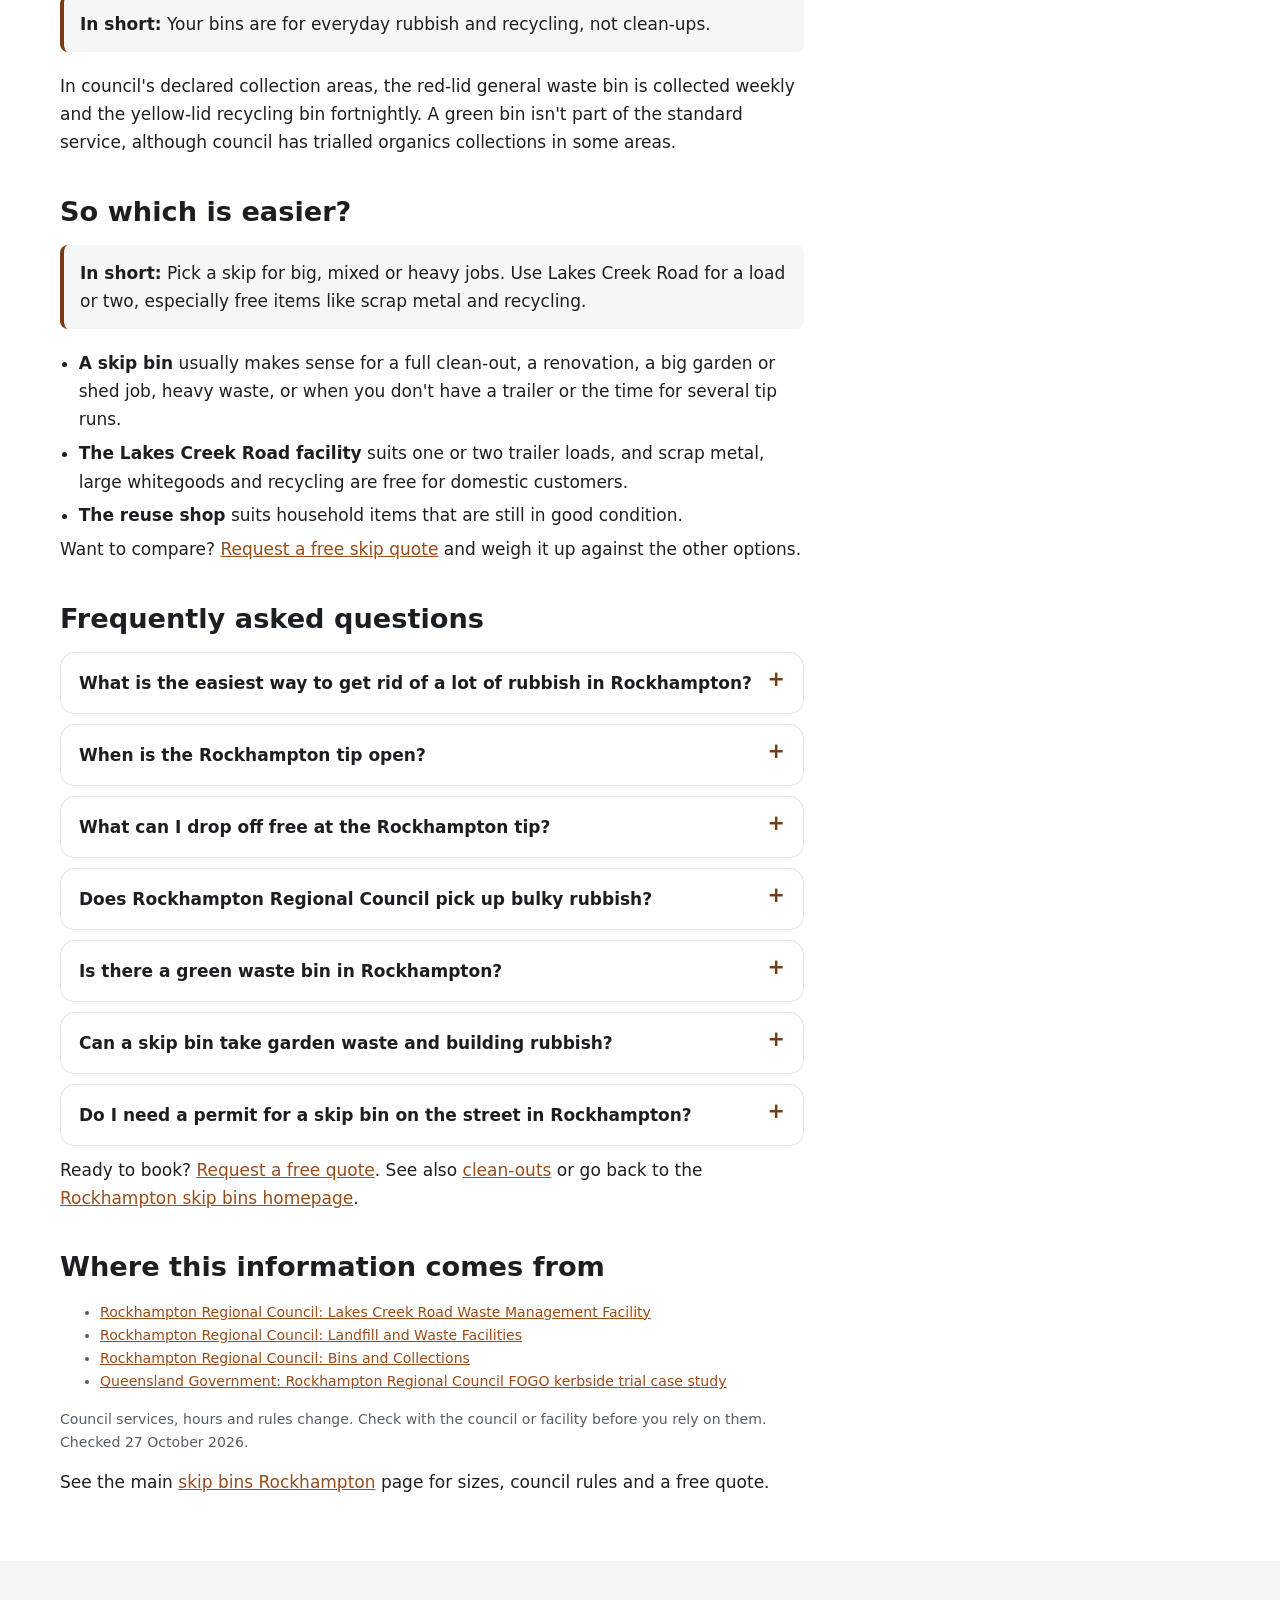
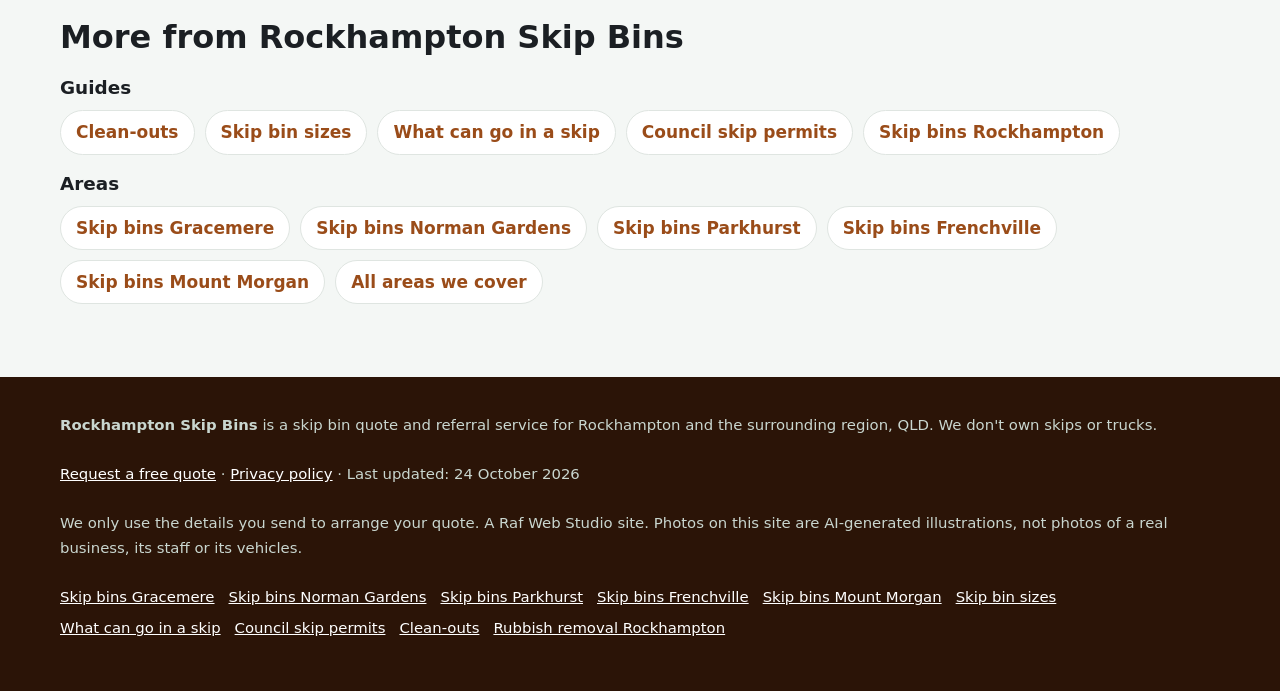
<file: rubbish-removal-rockhampton/index.html>
<!doctype html>
<html lang="en-AU">
<head>
<meta charset="utf-8">
<!-- Search Console verification meta tag goes here once the property is created -->
<meta name="viewport" content="width=device-width, initial-scale=1">
<title>Rubbish Removal Rockhampton: Skip Bins vs Pick-up</title>
<meta name="description" content="Rubbish removal in Rockhampton: compare a skip bin with Rockhampton Regional Council&#x27;s Lakes Creek Road tip, what&#x27;s free to drop off, and what your bins take. Free skip quote.">
<link rel="canonical" href="https://rockhamptonskipbins.com/rubbish-removal-rockhampton/">
<link rel="icon" href="/favicon.svg" type="image/svg+xml">
<meta name="theme-color" content="#7a3b12">
<meta property="og:type" content="article">
<meta property="og:locale" content="en_AU">
<meta property="og:site_name" content="Rockhampton Skip Bins">
<meta property="og:title" content="Rubbish Removal Rockhampton: Skip Bins vs Pick-up">
<meta property="og:description" content="Rubbish removal in Rockhampton: compare a skip bin with Rockhampton Regional Council&#x27;s Lakes Creek Road tip, what&#x27;s free to drop off, and what your bins take. Free skip quote.">
<meta property="og:url" content="https://rockhamptonskipbins.com/rubbish-removal-rockhampton/">
<meta property="og:image" content="https://rockhamptonskipbins.com/img/step3.jpg">
<meta name="twitter:card" content="summary_large_image">
<script>document.documentElement.classList.add('js')</script>
<link rel="stylesheet" href="/styles.css">

<!-- Google tag (gtag.js) -->
<script async src="https://www.googletagmanager.com/gtag/js?id=G-1X8GPHE10D"></script>
<script>
  window.dataLayer = window.dataLayer || [];
  function gtag(){dataLayer.push(arguments);}
  gtag('js', new Date());
  gtag('config', 'G-1X8GPHE10D');
</script>

<script type="application/ld+json">
{
 "@context": "https://schema.org",
 "@type": "WebPage",
 "@id": "https://rockhamptonskipbins.com/rubbish-removal-rockhampton/#webpage",
 "url": "https://rockhamptonskipbins.com/rubbish-removal-rockhampton/",
 "name": "Rubbish Removal Rockhampton: Skip Bins vs Pick-up",
 "description": "Rubbish removal in Rockhampton: compare a skip bin with Rockhampton Regional Council's Lakes Creek Road tip, what's free to drop off, and what your bins take. Free skip quote.",
 "inLanguage": "en-AU",
 "dateModified": "2026-10-27",
 "isPartOf": {
  "@id": "https://rockhamptonskipbins.com/#website"
 }
}
</script>
<script type="application/ld+json">
{
 "@context": "https://schema.org",
 "@type": "BreadcrumbList",
 "itemListElement": [
  {
   "@type": "ListItem",
   "position": 1,
   "name": "Home",
   "item": "https://rockhamptonskipbins.com/"
  },
  {
   "@type": "ListItem",
   "position": 2,
   "name": "Rubbish removal Rockhampton",
   "item": "https://rockhamptonskipbins.com/rubbish-removal-rockhampton/"
  }
 ]
}
</script>
<script type="application/ld+json">
{
 "@context": "https://schema.org",
 "@type": "Service",
 "@id": "https://rockhamptonskipbins.com/rubbish-removal-rockhampton/#service",
 "name": "Rubbish removal skip bin quotes in Rockhampton",
 "serviceType": "Skip bin hire",
 "description": "Rubbish removal in Rockhampton: compare a skip bin with Rockhampton Regional Council's Lakes Creek Road tip, what's free to drop off, and what your bins take. Free skip quote.",
 "url": "https://rockhamptonskipbins.com/rubbish-removal-rockhampton/",
 "provider": {
  "@type": "Organization",
  "name": "Rockhampton Skip Bins",
  "url": "https://rockhamptonskipbins.com/"
 },
 "areaServed": [
  {
   "@type": "Place",
   "name": "Rockhampton, QLD"
  }
 ]
}
</script>
<script type="application/ld+json">
{
 "@context": "https://schema.org",
 "@type": "FAQPage",
 "mainEntity": [
  {
   "@type": "Question",
   "name": "What is the easiest way to get rid of a lot of rubbish in Rockhampton?",
   "acceptedAnswer": {
    "@type": "Answer",
    "text": "It depends on how much you have and what it is. For one or two loads, a trailer run to the Lakes Creek Road Waste Management Facility may be enough. For a big clean-out, heavy waste or many loads, a skip bin is often the easier option, because you load it at your own pace and it's taken away in one trip."
   }
  },
  {
   "@type": "Question",
   "name": "When is the Rockhampton tip open?",
   "acceptedAnswer": {
    "@type": "Answer",
    "text": "Rockhampton Regional Council lists its Lakes Creek Road Waste Management Facility as open 7am to 5pm, Monday to Sunday, closed on Christmas Day."
   }
  },
  {
   "@type": "Question",
   "name": "What can I drop off free at the Rockhampton tip?",
   "acceptedAnswer": {
    "@type": "Answer",
    "text": "For domestic customers, council lists free drop-off for household recycling, e-waste, reusable household items, oils, car batteries, paint, small gas bottles, fire extinguishers and scrap metal, plus large whitegoods (not fridges or air conditioners) and under 1 tonne of clean soil. General and green waste are charged."
   }
  },
  {
   "@type": "Question",
   "name": "Does Rockhampton Regional Council pick up bulky rubbish?",
   "acceptedAnswer": {
    "@type": "Answer",
    "text": "We couldn't find a regular kerbside bulky waste collection for Rockhampton residents. Bulky items can be taken to the Lakes Creek Road facility or another council waste facility."
   }
  },
  {
   "@type": "Question",
   "name": "Is there a green waste bin in Rockhampton?",
   "acceptedAnswer": {
    "@type": "Answer",
    "text": "A green bin isn't part of council's standard kerbside service. Green waste can be taken to a council waste facility, where it's charged, or put in a green waste skip."
   }
  },
  {
   "@type": "Question",
   "name": "Can a skip bin take garden waste and building rubbish?",
   "acceptedAnswer": {
    "@type": "Answer",
    "text": "Usually, yes, which is one reason people choose a skip. Heavy waste such as soil, concrete and bricks normally needs a smaller bin with a weight limit, and asbestos can never go in a general skip. Tell the operator what you have when you request a quote."
   }
  },
  {
   "@type": "Question",
   "name": "Do I need a permit for a skip bin on the street in Rockhampton?",
   "acceptedAnswer": {
    "@type": "Answer",
    "text": "A skip wholly on your own property generally doesn't need council approval. A skip on the road, footpath or verge usually needs approval from Rockhampton Regional Council. See our council skip permits guide for details."
   }
  }
 ]
}
</script>
</head>
<body>
<a class="skip-link" href="#main">Skip to content</a>

<header class="site-header">
  <div class="wrap">
    <a class="brand" href="/" aria-label="Rockhampton Skip Bins home">
      <svg viewBox="0 0 64 64" aria-hidden="true"><rect width="64" height="64" rx="14" fill="#7a3b12"/><path d="M12 24h40l-6 26H18z" fill="#f0b43c"/><rect x="10" y="20" width="44" height="6" rx="2" fill="#fff"/></svg>
      Rockhampton Skip Bins
    </a>
    <nav class="nav" aria-label="Main">
      <a href="/">Home</a>
      <a href="/skip-bin-sizes/">Sizes</a>
      <a href="/what-can-go-in-a-skip/">What goes in</a>
      <a href="/skip-bin-council-permit/">Council permits</a>
      <a href="/#areas">Areas</a>
      <a href="/#faq">FAQ</a>
    </nav>
    <a class="btn btn-call header-call" href="#quote">Get a free quote</a>
  </div>
</header>

<main id="main">
<section class="page-hero" aria-labelledby="h1">
  <div class="wrap">
    <nav class="crumbs" aria-label="Breadcrumb"><ol><li><a href="https://rockhamptonskipbins.com/">Home</a></li><li aria-current="page">Rubbish removal Rockhampton</li></ol></nav>
    <h1 id="h1">Rubbish Removal Rockhampton: Skip Bins vs Pick-up</h1>
    <p class="summary">In short: for a big clean-up, a skip bin is often the easier way to remove household or green waste in Rockhampton. For small amounts, Rockhampton Regional Council&#x27;s Lakes Creek Road facility, where some items are free, is worth knowing about.</p>
    <p class="lead">The main ways to get rid of household and garden rubbish in Rockhampton, what each one takes, and when a skip bin makes more sense.</p>
    <p class="updated">Last updated: 27 October 2026</p>
  </div>
</section>
<div class="wrap page-grid">
  <article class="page-body">
<figure><img src="/img/step3.jpg" width="900" height="600" style="aspect-ratio:3/2;object-fit:cover" alt="Illustration of a blue skip bin on a gravel driveway beside a brick home" decoding="async"><figcaption>AI-generated illustration, not a photo of a real business.</figcaption></figure>
<h2>Your options for rubbish removal in Rockhampton</h2>
<p class="callout"><strong>In short:</strong> For a big clean-up, a skip bin is usually the simplest way to remove household or garden waste. For a load or two, the Lakes Creek Road facility may be enough, and some recyclables and scrap metal are free to drop off.</p><p>Most Rockhampton households have two ways to get rid of more rubbish than fits in their bins:</p><ol><li><strong>A skip bin</strong>, delivered to your driveway and taken away when you're done.</li><li><strong>Taking it to the tip yourself</strong>, at Rockhampton Regional Council's Lakes Creek Road Waste Management Facility or a smaller council waste facility.</li></ol><p>Which one makes sense depends on how much you have, what it is, and whether you have a trailer and the time to do the runs.</p>
<h2>Option 1: a skip bin</h2>
<p class="callout"><strong>In short:</strong> A skip suits jobs with a lot of mixed rubbish, heavy waste or many trailer loads of garden waste, because you load it at your own pace and it's taken away in one go.</p><p>A skip sits on your driveway (or on the street with council approval) for an agreed hire period. You can fill it over a few days, and you don't need a trailer, a ute or anyone to lift heavy items. We couldn't find a regular council kerbside bulky waste pick-up for Rockhampton, so for furniture, garden waste, soil, bricks or renovation waste, a skip saves the tip runs, as long as you choose the right bin and tell the operator. They can't take asbestos, gas bottles, batteries, tyres or chemicals in a normal load. See <a href="/what-can-go-in-a-skip/">what can go in a skip</a> and the <a href="/skip-bin-sizes/">size guide</a>.</p><p>For a deceased estate, a house move or a big shed or garage job, see our <a href="/clean-outs/">clean-outs guide</a>.</p>
<h2>Option 2: the Lakes Creek Road tip</h2>
<p class="callout"><strong>In short:</strong> If you have a trailer and only a load or two, you can take rubbish to council's Lakes Creek Road facility yourself. Some items are free for domestic customers. General waste and green waste are charged.</p><p>Rockhampton Regional Council's <strong>Lakes Creek Road Waste Management Facility</strong> lists its hours as 7am to 5pm, Monday to Sunday, closed on Christmas Day. It has a waste transfer station, a resource recovery area, a Community Recycling Centre and a reuse shop. Council's smaller waste facilities, including Gracemere and Mount Morgan, accept domestic waste only.</p><ul class="clean"><li><strong>Free for domestic customers at the Community Recycling Centre:</strong> household recycling, e-waste, reusable household items (at staff discretion), cooking and motor oil, car batteries, paint, small empty gas bottles, fire extinguishers and small scrap metal.</li><li><strong>Free over the weighbridge:</strong> large scrap metal, large whitegoods such as stoves and washing machines (not fridges, freezers or air conditioners), and less than 1 tonne of clean soil for domestic customers.</li><li><strong>Charged:</strong> general household waste, green waste, fridges and air conditioners, mattresses, tyres, timber, construction and demolition waste, and asbestos (larger asbestos loads must be pre-booked).</li></ul>
<h2>Does Rockhampton have a kerbside bulky waste pick-up?</h2>
<p class="callout"><strong>In short:</strong> We couldn't find a regular one. Council's kerbside service covers your bins, and bulky items go to its waste facilities.</p><p>Rockhampton Regional Council's bins and collections information covers weekly general waste and fortnightly recycling, and we couldn't find a regular kerbside bulky waste or hard rubbish collection for residents. Items that won't fit in your bin can be taken to Lakes Creek Road or another council waste facility. Good-condition items can go to the reuse shop.</p>
<h2>What about my kerbside bins?</h2>
<p class="callout"><strong>In short:</strong> Your bins are for everyday rubbish and recycling, not clean-ups.</p><p>In council's declared collection areas, the red-lid general waste bin is collected weekly and the yellow-lid recycling bin fortnightly. A green bin isn't part of the standard service, although council has trialled organics collections in some areas.</p>
<h2>So which is easier?</h2>
<p class="callout"><strong>In short:</strong> Pick a skip for big, mixed or heavy jobs. Use Lakes Creek Road for a load or two, especially free items like scrap metal and recycling.</p><ul class="clean"><li><strong>A skip bin</strong> usually makes sense for a full clean-out, a renovation, a big garden or shed job, heavy waste, or when you don't have a trailer or the time for several tip runs.</li><li><strong>The Lakes Creek Road facility</strong> suits one or two trailer loads, and scrap metal, large whitegoods and recycling are free for domestic customers.</li><li><strong>The reuse shop</strong> suits household items that are still in good condition.</li></ul><p>Want to compare? <a href="#quote">Request a free skip quote</a> and weigh it up against the other options.</p>
<h2 id="faq-h">Frequently asked questions</h2>
<details><summary>What is the easiest way to get rid of a lot of rubbish in Rockhampton?</summary><p>It depends on how much you have and what it is. For one or two loads, a trailer run to the Lakes Creek Road Waste Management Facility may be enough. For a big clean-out, heavy waste or many loads, a skip bin is often the easier option, because you load it at your own pace and it&#x27;s taken away in one trip.</p></details><details><summary>When is the Rockhampton tip open?</summary><p>Rockhampton Regional Council lists its Lakes Creek Road Waste Management Facility as open 7am to 5pm, Monday to Sunday, closed on Christmas Day.</p></details><details><summary>What can I drop off free at the Rockhampton tip?</summary><p>For domestic customers, council lists free drop-off for household recycling, e-waste, reusable household items, oils, car batteries, paint, small gas bottles, fire extinguishers and scrap metal, plus large whitegoods (not fridges or air conditioners) and under 1 tonne of clean soil. General and green waste are charged.</p></details><details><summary>Does Rockhampton Regional Council pick up bulky rubbish?</summary><p>We couldn&#x27;t find a regular kerbside bulky waste collection for Rockhampton residents. Bulky items can be taken to the Lakes Creek Road facility or another council waste facility.</p></details><details><summary>Is there a green waste bin in Rockhampton?</summary><p>A green bin isn&#x27;t part of council&#x27;s standard kerbside service. Green waste can be taken to a council waste facility, where it&#x27;s charged, or put in a green waste skip.</p></details><details><summary>Can a skip bin take garden waste and building rubbish?</summary><p>Usually, yes, which is one reason people choose a skip. Heavy waste such as soil, concrete and bricks normally needs a smaller bin with a weight limit, and asbestos can never go in a general skip. Tell the operator what you have when you request a quote.</p></details><details><summary>Do I need a permit for a skip bin on the street in Rockhampton?</summary><p>A skip wholly on your own property generally doesn&#x27;t need council approval. A skip on the road, footpath or verge usually needs approval from Rockhampton Regional Council. See our council skip permits guide for details.</p></details>
<p>Ready to book? <a href="#quote">Request a free quote</a>. See also <a href="/clean-outs/">clean-outs</a> or go back to the <a href="/">Rockhampton skip bins homepage</a>.</p>
<h2>Where this information comes from</h2>
<ul class="sources"><li><a href="https://www.rockhamptonregion.qld.gov.au/CouncilServices/Rockhampton-Regional-Waste-and-Recycling/Landfill-and-Waste-Facilities/Lakes-Creek-Road-Waste-Management-Facility" rel="noopener">Rockhampton Regional Council: Lakes Creek Road Waste Management Facility</a></li><li><a href="https://www.rockhamptonregion.qld.gov.au/CouncilServices/Rockhampton-Regional-Waste-and-Recycling/Landfill-and-Waste-Facilities" rel="noopener">Rockhampton Regional Council: Landfill and Waste Facilities</a></li><li><a href="https://www.rockhamptonregion.qld.gov.au/CouncilServices/Rockhampton-Regional-Waste-and-Recycling/Bins-and-Collections" rel="noopener">Rockhampton Regional Council: Bins and Collections</a></li><li><a href="https://www.qld.gov.au/environment/circular-economy-waste-reduction/funding-grants/food-organics-garden-organics-fogo-kerbside-collection-trial/rockhampton-regional-council" rel="noopener">Queensland Government: Rockhampton Regional Council FOGO kerbside trial case study</a></li></ul>
<p class="sources">Council services, hours and rules change. Check with the council or facility before you rely on them. Checked 27 October 2026.</p>

<p class="home-link">See the main <a href="/">skip bins Rockhampton</a> page for sizes, council rules and a free quote.</p>
  </article>
  <aside class="page-aside">
    <div class="hero-form-card" id="quote">
      <h2 id="quote-h">Get a skip quote in Rockhampton</h2>
      <form class="quote-form two-step" id="quote-form" action="https://formsubmit.co/quotes@rockhamptonskipbins.com" method="post" novalidate>
        <input type="hidden" name="_subject" value="New quote request – rockhamptonskipbins.com">
        <input type="hidden" name="_captcha" value="true">
        <input type="hidden" name="_template" value="table">
        <input type="hidden" name="_next" value="https://rockhamptonskipbins.com/thanks.html?lead=1">
        <input type="hidden" name="_autoresponse" value="Thanks for your skip bin request. We&#x27;ve received it and are passing it to a local operator, who&#x27;ll be in touch shortly with availability and a price.">
        <input type="text" name="_honey" style="display:none" tabindex="-1" autocomplete="off" aria-hidden="true">
        <input type="hidden" name="source" value="rockhamptonskipbins.com">
        <input type="hidden" name="page" value="/rubbish-removal-rockhampton/">
        <fieldset class="step step-1">
          <legend class="step-label">Step 1 of 2: your job</legend>
          <div class="full"><label for="suburb">Suburb or town <span class="req" aria-hidden="true">*</span></label>
            <select id="suburb" name="suburb" required><option value="">Choose your suburb</option><option>Rockhampton City</option><option>Allenstown</option><option>Wandal</option><option>West Rockhampton</option><option>The Range</option><option>Depot Hill</option><option>Park Avenue</option><option>Berserker</option><option>Frenchville</option><option>Koongal</option><option>Lakes Creek</option><option>Kawana</option><option>Norman Gardens</option><option>Parkhurst</option><option>Gracemere</option><option>Bouldercombe</option><option>Alton Downs</option><option>Mount Morgan</option><option value="Other">Other (tell us below)</option></select></div>
          <div class="full other-wrap"><label for="suburb_other">Other suburb or town</label><input id="suburb_other" name="suburb_other" type="text" autocomplete="address-level2"></div>
          <div><label for="size">Skip size</label>
            <select id="size" name="skip_size"><option value="Not sure">Not sure, help me choose</option><option>Skip bag (about 1 m³)</option><option>2 m³</option><option>3 m³</option><option>4 m³</option><option>6 m³</option><option>8 m³</option><option>9 m³</option><option>10–12 m³</option><option>Larger / hook-lift</option></select></div>
          <div><label for="waste">Waste type <span class="req" aria-hidden="true">*</span></label>
            <select id="waste" name="waste_type" required><option value="">Select one</option><option>General household</option><option>Green waste</option><option>Mixed renovation / building</option><option>Soil, concrete or bricks</option><option>Mixed, not sure</option><option>May contain asbestos</option></select></div>
          <div class="full js-only"><button class="btn btn-primary btn-block" type="button" id="to-step-2">Get my free quote →</button></div>
          <p class="microcopy full">Free, no obligation. We pass your request to one local skip bin operator who services your area.</p>
          <p class="form-error full" id="step1-error" role="alert" hidden>Please choose your suburb and waste type.</p>
        </fieldset>
        <fieldset class="step step-2" id="step-2">
          <legend class="step-label">Step 2 of 2: your details</legend>
          <div><label for="name">Name <span class="req" aria-hidden="true">*</span></label><input id="name" name="name" type="text" autocomplete="name" required></div>
          <div><label for="phone">Phone <span class="req" aria-hidden="true">*</span></label><input id="phone" name="phone" type="tel" autocomplete="tel" inputmode="tel" required></div>
          <div><label for="email">Email</label><input id="email" name="email" type="email" autocomplete="email"></div>
          <div><label for="date">Delivery date</label><input id="date" name="preferred_date" type="date"></div>
          <div class="full"><label for="message">Anything else?</label><textarea id="message" name="message" rows="2" placeholder="e.g. Queenslander reno, flood clean-up, new build in Parkhurst, 7 days"></textarea></div>
          <p class="consent full">By sending this form you agree we can share your details with one local skip bin operator so they can quote for your job. See our <a href="/privacy.html">privacy policy</a>.</p>
          <div class="full step2-actions"><button class="btn btn-primary" type="submit">Send my quote request</button><button class="btn-link js-only" type="button" id="back-1">← Back</button></div>
        </fieldset>
      </form>
    </div>
  </aside>
</div>
<section class="alt" aria-labelledby="more-h">
  <div class="wrap">
    <h2 id="more-h">More from Rockhampton Skip Bins</h2>
    <h3>Guides</h3>
    <ul class="link-list"><li><a href="/clean-outs/">Clean-outs</a></li><li><a href="/skip-bin-sizes/">Skip bin sizes</a></li><li><a href="/what-can-go-in-a-skip/">What can go in a skip</a></li><li><a href="/skip-bin-council-permit/">Council skip permits</a></li><li><a href="/">Skip bins Rockhampton</a></li></ul>
    <h3>Areas</h3>
    <ul class="link-list"><li><a href="/skip-bins-gracemere/">Skip bins Gracemere</a></li><li><a href="/skip-bins-norman-gardens/">Skip bins Norman Gardens</a></li><li><a href="/skip-bins-parkhurst/">Skip bins Parkhurst</a></li><li><a href="/skip-bins-frenchville/">Skip bins Frenchville</a></li><li><a href="/skip-bins-mount-morgan/">Skip bins Mount Morgan</a></li><li><a href="/#areas">All areas we cover</a></li></ul>
  </div>
</section>
</main>

<footer class="site-footer">
  <div class="wrap">
    <p><strong>Rockhampton Skip Bins</strong> is a skip bin quote and referral service for Rockhampton and the surrounding region, QLD. We don't own skips or trucks.</p>
    <p><a href="#quote">Request a free quote</a> · <a href="/privacy.html">Privacy policy</a> · Last updated: 24 October 2026</p>
    <p>We only use the details you send to arrange your quote. A Raf Web Studio site. Photos on this site are AI-generated illustrations, not photos of a real business, its staff or its vehicles.</p>
    <p class="footer-links"><a href="/skip-bins-gracemere/">Skip bins Gracemere</a> <a href="/skip-bins-norman-gardens/">Skip bins Norman Gardens</a> <a href="/skip-bins-parkhurst/">Skip bins Parkhurst</a> <a href="/skip-bins-frenchville/">Skip bins Frenchville</a> <a href="/skip-bins-mount-morgan/">Skip bins Mount Morgan</a> <a href="/skip-bin-sizes/">Skip bin sizes</a> <a href="/what-can-go-in-a-skip/">What can go in a skip</a> <a href="/skip-bin-council-permit/">Council skip permits</a> <a href="/clean-outs/">Clean-outs</a> <a href="/rubbish-removal-rockhampton/">Rubbish removal Rockhampton</a></p>
  </div>
</footer>

<div class="mobile-call" aria-label="Quick contact">
  <a class="btn btn-call" href="#quote">Get a free quote</a>
</div>
<script src="/form.js" defer></script>
</body>
</html>
</file>
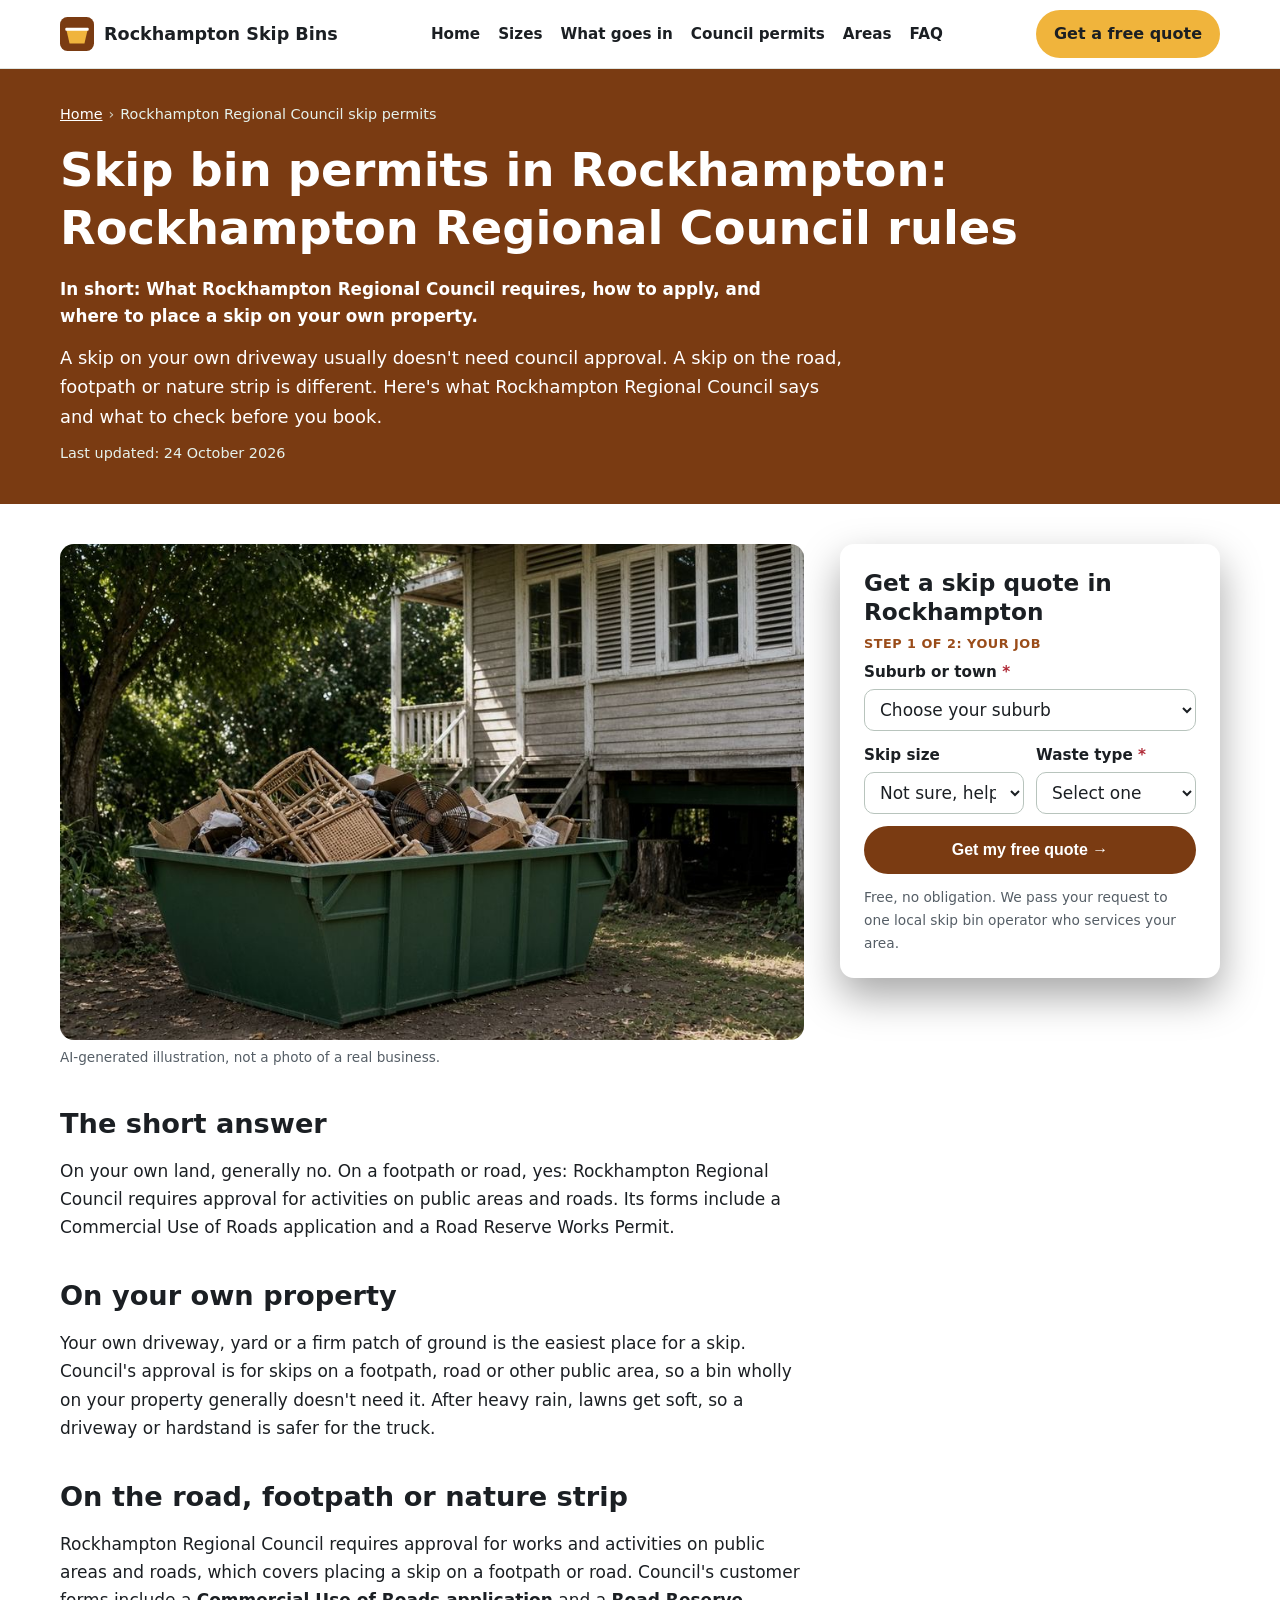
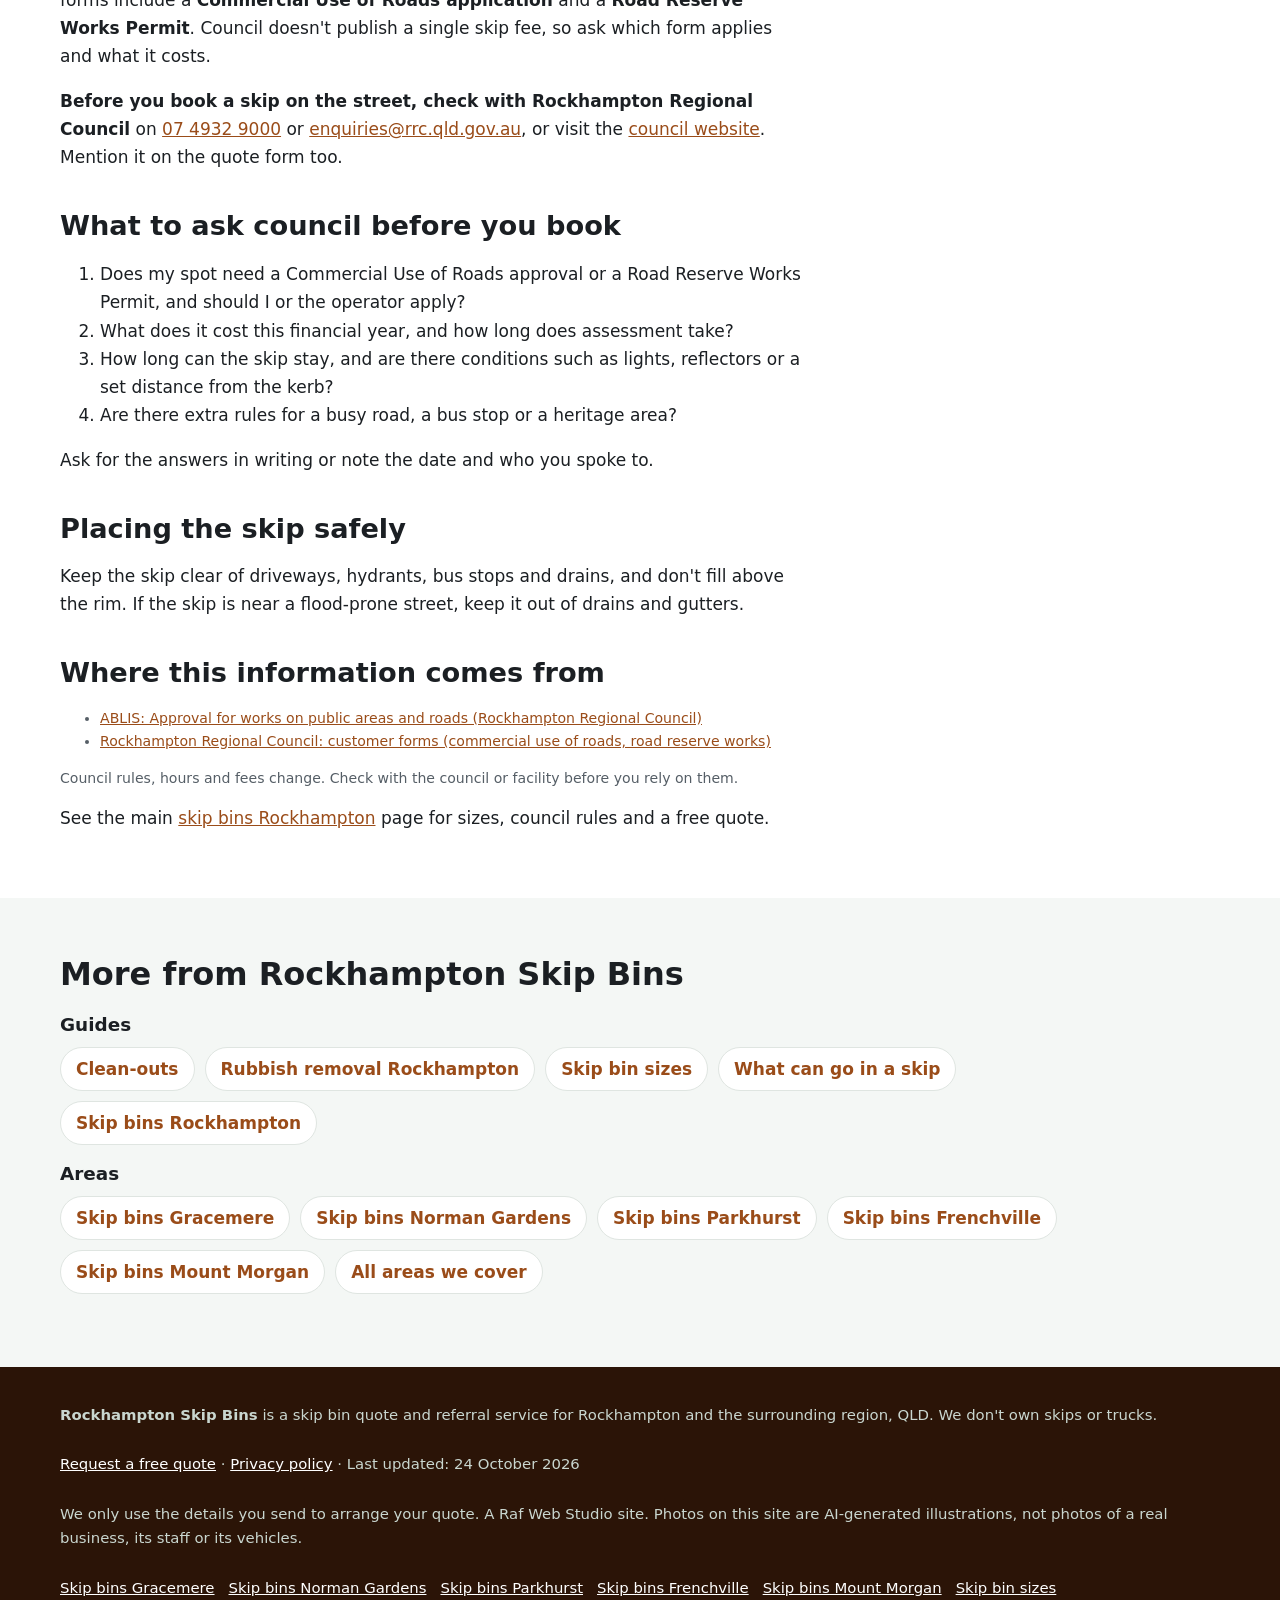
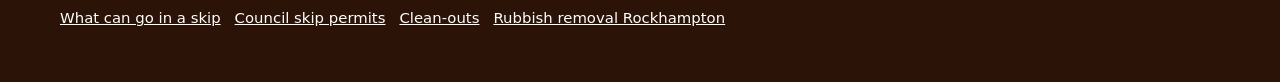
<file: skip-bin-council-permit/index.html>
<!doctype html>
<html lang="en-AU">
<head>
<meta charset="utf-8">
<!-- Search Console verification meta tag goes here once the property is created -->
<meta name="viewport" content="width=device-width, initial-scale=1">
<title>Skip Bin Permit Rockhampton | Rockhampton Regional Council Rules for Skips on the Street</title>
<meta name="description" content="Do you need a permit to put a skip bin on the road in Rockhampton? What Rockhampton Regional Council requires, how to apply, and where to place a skip on your own property.">
<link rel="canonical" href="https://rockhamptonskipbins.com/skip-bin-council-permit/">
<link rel="icon" href="/favicon.svg" type="image/svg+xml">
<meta name="theme-color" content="#7a3b12">
<meta property="og:type" content="article">
<meta property="og:locale" content="en_AU">
<meta property="og:site_name" content="Rockhampton Skip Bins">
<meta property="og:title" content="Skip Bin Permit Rockhampton | Rockhampton Regional Council Rules for Skips on the Street">
<meta property="og:description" content="Do you need a permit to put a skip bin on the road in Rockhampton? What Rockhampton Regional Council requires, how to apply, and where to place a skip on your own property.">
<meta property="og:url" content="https://rockhamptonskipbins.com/skip-bin-council-permit/">
<meta property="og:image" content="https://rockhamptonskipbins.com/img/hero.jpg">
<meta name="twitter:card" content="summary_large_image">
<script>document.documentElement.classList.add('js')</script>
<link rel="stylesheet" href="/styles.css">

<!-- Google tag (gtag.js) -->
<script async src="https://www.googletagmanager.com/gtag/js?id=G-1X8GPHE10D"></script>
<script>
  window.dataLayer = window.dataLayer || [];
  function gtag(){dataLayer.push(arguments);}
  gtag('js', new Date());
  gtag('config', 'G-1X8GPHE10D');
</script>

<script type="application/ld+json">
{
 "@context": "https://schema.org",
 "@type": "WebPage",
 "@id": "https://rockhamptonskipbins.com/skip-bin-council-permit/#webpage",
 "url": "https://rockhamptonskipbins.com/skip-bin-council-permit/",
 "name": "Skip Bin Permit Rockhampton | Rockhampton Regional Council Rules for Skips on the Street",
 "description": "Do you need a permit to put a skip bin on the road in Rockhampton? What Rockhampton Regional Council requires, how to apply, and where to place a skip on your own property.",
 "inLanguage": "en-AU",
 "dateModified": "2026-10-24",
 "isPartOf": {
  "@id": "https://rockhamptonskipbins.com/#website"
 }
}
</script>
<script type="application/ld+json">
{
 "@context": "https://schema.org",
 "@type": "BreadcrumbList",
 "itemListElement": [
  {
   "@type": "ListItem",
   "position": 1,
   "name": "Home",
   "item": "https://rockhamptonskipbins.com/"
  },
  {
   "@type": "ListItem",
   "position": 2,
   "name": "Rockhampton Regional Council skip permits",
   "item": "https://rockhamptonskipbins.com/skip-bin-council-permit/"
  }
 ]
}
</script>
<script type="application/ld+json">
{
 "@context": "https://schema.org",
 "@type": "Service",
 "@id": "https://rockhamptonskipbins.com/skip-bin-council-permit/#service",
 "name": "Skip bin placement advice in Rockhampton",
 "serviceType": "Skip bin hire",
 "description": "Do you need a permit to put a skip bin on the road in Rockhampton? What Rockhampton Regional Council requires, how to apply, and where to place a skip on your own property.",
 "url": "https://rockhamptonskipbins.com/skip-bin-council-permit/",
 "provider": {
  "@type": "Organization",
  "name": "Rockhampton Skip Bins",
  "url": "https://rockhamptonskipbins.com/"
 },
 "areaServed": [
  {
   "@type": "Place",
   "name": "Rockhampton Regional Council, QLD"
  }
 ]
}
</script>
</head>
<body>
<a class="skip-link" href="#main">Skip to content</a>

<header class="site-header">
  <div class="wrap">
    <a class="brand" href="/" aria-label="Rockhampton Skip Bins home">
      <svg viewBox="0 0 64 64" aria-hidden="true"><rect width="64" height="64" rx="14" fill="#7a3b12"/><path d="M12 24h40l-6 26H18z" fill="#f0b43c"/><rect x="10" y="20" width="44" height="6" rx="2" fill="#fff"/></svg>
      Rockhampton Skip Bins
    </a>
    <nav class="nav" aria-label="Main">
      <a href="/">Home</a>
      <a href="/skip-bin-sizes/">Sizes</a>
      <a href="/what-can-go-in-a-skip/">What goes in</a>
      <a href="/skip-bin-council-permit/">Council permits</a>
      <a href="/#areas">Areas</a>
      <a href="/#faq">FAQ</a>
    </nav>
    <a class="btn btn-call header-call" href="#quote">Get a free quote</a>
  </div>
</header>

<main id="main">
<section class="page-hero" aria-labelledby="h1">
  <div class="wrap">
    <nav class="crumbs" aria-label="Breadcrumb"><ol><li><a href="https://rockhamptonskipbins.com/">Home</a></li><li aria-current="page">Rockhampton Regional Council skip permits</li></ol></nav>
    <h1 id="h1">Skip bin permits in Rockhampton: Rockhampton Regional Council rules</h1>
    <p class="summary">In short: What Rockhampton Regional Council requires, how to apply, and where to place a skip on your own property.</p>
    <p class="lead">A skip on your own driveway usually doesn't need council approval. A skip on the road, footpath or nature strip is different. Here's what Rockhampton Regional Council says and what to check before you book.</p>
    <p class="updated">Last updated: 24 October 2026</p>
  </div>
</section>
<div class="wrap page-grid">
  <article class="page-body">
<figure><img src="/img/card-home.jpg" width="900" height="600" style="aspect-ratio:3/2;object-fit:cover" alt="Illustration of a skip bin outside a home" decoding="async"><figcaption>AI-generated illustration, not a photo of a real business.</figcaption></figure>
<h2>The short answer</h2>
<p>On your own land, generally no. On a footpath or road, yes: Rockhampton Regional Council requires approval for activities on public areas and roads. Its forms include a Commercial Use of Roads application and a Road Reserve Works Permit.</p>
<h2>On your own property</h2>
<p>Your own driveway, yard or a firm patch of ground is the easiest place for a skip. Council's approval is for skips on a footpath, road or other public area, so a bin wholly on your property generally doesn't need it. After heavy rain, lawns get soft, so a driveway or hardstand is safer for the truck.</p>
<h2>On the road, footpath or nature strip</h2>
<p>Rockhampton Regional Council requires approval for works and activities on public areas and roads, which covers placing a skip on a footpath or road. Council's customer forms include a <strong>Commercial Use of Roads application</strong> and a <strong>Road Reserve Works Permit</strong>. Council doesn't publish a single skip fee, so ask which form applies and what it costs.</p>
    <p><strong>Before you book a skip on the street, check with Rockhampton Regional Council</strong> on <a href="tel:0749329000">07 4932 9000</a> or <a href="mailto:enquiries@rrc.qld.gov.au">enquiries@rrc.qld.gov.au</a>, or visit the <a href="https://www.rockhamptonregion.qld.gov.au/" rel="noopener">council website</a>. Mention it on the quote form too.</p>
<h2>What to ask council before you book</h2>
<ol><li>Does my spot need a Commercial Use of Roads approval or a Road Reserve Works Permit, and should I or the operator apply?</li><li>What does it cost this financial year, and how long does assessment take?</li><li>How long can the skip stay, and are there conditions such as lights, reflectors or a set distance from the kerb?</li><li>Are there extra rules for a busy road, a bus stop or a heritage area?</li></ol><p>Ask for the answers in writing or note the date and who you spoke to.</p>
<h2>Placing the skip safely</h2>
<p>Keep the skip clear of driveways, hydrants, bus stops and drains, and don't fill above the rim. If the skip is near a flood-prone street, keep it out of drains and gutters.</p>
<h2>Where this information comes from</h2>
<ul class="sources"><li><a href="https://ablis.business.gov.au/service/qld/approval-for-works-on-public-areas-and-roads-rockhampton-regional-council/42640" rel="noopener">ABLIS: Approval for works on public areas and roads (Rockhampton Regional Council)</a></li><li><a href="https://www.rockhamptonregion.qld.gov.au/AboutCouncil/Customer-Forms" rel="noopener">Rockhampton Regional Council: customer forms (commercial use of roads, road reserve works)</a></li></ul>
<p class="sources">Council rules, hours and fees change. Check with the council or facility before you rely on them.</p>

<p class="home-link">See the main <a href="/">skip bins Rockhampton</a> page for sizes, council rules and a free quote.</p>
  </article>
  <aside class="page-aside">
    <div class="hero-form-card" id="quote">
      <h2 id="quote-h">Get a skip quote in Rockhampton</h2>
      <form class="quote-form two-step" id="quote-form" action="https://formsubmit.co/quotes@rockhamptonskipbins.com" method="post" novalidate>
        <input type="hidden" name="_subject" value="New quote request – rockhamptonskipbins.com">
        <input type="hidden" name="_captcha" value="true">
        <input type="hidden" name="_template" value="table">
        <input type="hidden" name="_next" value="https://rockhamptonskipbins.com/thanks.html?lead=1">
        <input type="hidden" name="_autoresponse" value="Thanks for your skip bin request. We&#x27;ve received it and are passing it to a local operator, who&#x27;ll be in touch shortly with availability and a price.">
        <input type="text" name="_honey" style="display:none" tabindex="-1" autocomplete="off" aria-hidden="true">
        <input type="hidden" name="source" value="rockhamptonskipbins.com">
        <input type="hidden" name="page" value="/skip-bin-council-permit/">
        <fieldset class="step step-1">
          <legend class="step-label">Step 1 of 2: your job</legend>
          <div class="full"><label for="suburb">Suburb or town <span class="req" aria-hidden="true">*</span></label>
            <select id="suburb" name="suburb" required><option value="">Choose your suburb</option><option>Rockhampton City</option><option>Allenstown</option><option>Wandal</option><option>West Rockhampton</option><option>The Range</option><option>Depot Hill</option><option>Park Avenue</option><option>Berserker</option><option>Frenchville</option><option>Koongal</option><option>Lakes Creek</option><option>Kawana</option><option>Norman Gardens</option><option>Parkhurst</option><option>Gracemere</option><option>Bouldercombe</option><option>Alton Downs</option><option>Mount Morgan</option><option value="Other">Other (tell us below)</option></select></div>
          <div class="full other-wrap"><label for="suburb_other">Other suburb or town</label><input id="suburb_other" name="suburb_other" type="text" autocomplete="address-level2"></div>
          <div><label for="size">Skip size</label>
            <select id="size" name="skip_size"><option value="Not sure">Not sure, help me choose</option><option>Skip bag (about 1 m³)</option><option>2 m³</option><option>3 m³</option><option>4 m³</option><option>6 m³</option><option>8 m³</option><option>9 m³</option><option>10–12 m³</option><option>Larger / hook-lift</option></select></div>
          <div><label for="waste">Waste type <span class="req" aria-hidden="true">*</span></label>
            <select id="waste" name="waste_type" required><option value="">Select one</option><option>General household</option><option>Green waste</option><option>Mixed renovation / building</option><option>Soil, concrete or bricks</option><option>Mixed, not sure</option><option>May contain asbestos</option></select></div>
          <div class="full js-only"><button class="btn btn-primary btn-block" type="button" id="to-step-2">Get my free quote →</button></div>
          <p class="microcopy full">Free, no obligation. We pass your request to one local skip bin operator who services your area.</p>
          <p class="form-error full" id="step1-error" role="alert" hidden>Please choose your suburb and waste type.</p>
        </fieldset>
        <fieldset class="step step-2" id="step-2">
          <legend class="step-label">Step 2 of 2: your details</legend>
          <div><label for="name">Name <span class="req" aria-hidden="true">*</span></label><input id="name" name="name" type="text" autocomplete="name" required></div>
          <div><label for="phone">Phone <span class="req" aria-hidden="true">*</span></label><input id="phone" name="phone" type="tel" autocomplete="tel" inputmode="tel" required></div>
          <div><label for="email">Email</label><input id="email" name="email" type="email" autocomplete="email"></div>
          <div><label for="date">Delivery date</label><input id="date" name="preferred_date" type="date"></div>
          <div class="full"><label for="message">Anything else?</label><textarea id="message" name="message" rows="2" placeholder="e.g. Queenslander reno, flood clean-up, new build in Parkhurst, 7 days"></textarea></div>
          <p class="consent full">By sending this form you agree we can share your details with one local skip bin operator so they can quote for your job. See our <a href="/privacy.html">privacy policy</a>.</p>
          <div class="full step2-actions"><button class="btn btn-primary" type="submit">Send my quote request</button><button class="btn-link js-only" type="button" id="back-1">← Back</button></div>
        </fieldset>
      </form>
    </div>
  </aside>
</div>
<section class="alt" aria-labelledby="more-h">
  <div class="wrap">
    <h2 id="more-h">More from Rockhampton Skip Bins</h2>
    <h3>Guides</h3>
    <ul class="link-list"><li><a href="/clean-outs/">Clean-outs</a></li><li><a href="/rubbish-removal-rockhampton/">Rubbish removal Rockhampton</a></li><li><a href="/skip-bin-sizes/">Skip bin sizes</a></li><li><a href="/what-can-go-in-a-skip/">What can go in a skip</a></li><li><a href="/">Skip bins Rockhampton</a></li></ul>
    <h3>Areas</h3>
    <ul class="link-list"><li><a href="/skip-bins-gracemere/">Skip bins Gracemere</a></li><li><a href="/skip-bins-norman-gardens/">Skip bins Norman Gardens</a></li><li><a href="/skip-bins-parkhurst/">Skip bins Parkhurst</a></li><li><a href="/skip-bins-frenchville/">Skip bins Frenchville</a></li><li><a href="/skip-bins-mount-morgan/">Skip bins Mount Morgan</a></li><li><a href="/#areas">All areas we cover</a></li></ul>
  </div>
</section>
</main>

<footer class="site-footer">
  <div class="wrap">
    <p><strong>Rockhampton Skip Bins</strong> is a skip bin quote and referral service for Rockhampton and the surrounding region, QLD. We don't own skips or trucks.</p>
    <p><a href="#quote">Request a free quote</a> · <a href="/privacy.html">Privacy policy</a> · Last updated: 24 October 2026</p>
    <p>We only use the details you send to arrange your quote. A Raf Web Studio site. Photos on this site are AI-generated illustrations, not photos of a real business, its staff or its vehicles.</p>
    <p class="footer-links"><a href="/skip-bins-gracemere/">Skip bins Gracemere</a> <a href="/skip-bins-norman-gardens/">Skip bins Norman Gardens</a> <a href="/skip-bins-parkhurst/">Skip bins Parkhurst</a> <a href="/skip-bins-frenchville/">Skip bins Frenchville</a> <a href="/skip-bins-mount-morgan/">Skip bins Mount Morgan</a> <a href="/skip-bin-sizes/">Skip bin sizes</a> <a href="/what-can-go-in-a-skip/">What can go in a skip</a> <a href="/skip-bin-council-permit/">Council skip permits</a> <a href="/clean-outs/">Clean-outs</a> <a href="/rubbish-removal-rockhampton/">Rubbish removal Rockhampton</a></p>
  </div>
</footer>

<div class="mobile-call" aria-label="Quick contact">
  <a class="btn btn-call" href="#quote">Get a free quote</a>
</div>
<script src="/form.js" defer></script>
</body>
</html>
</file>
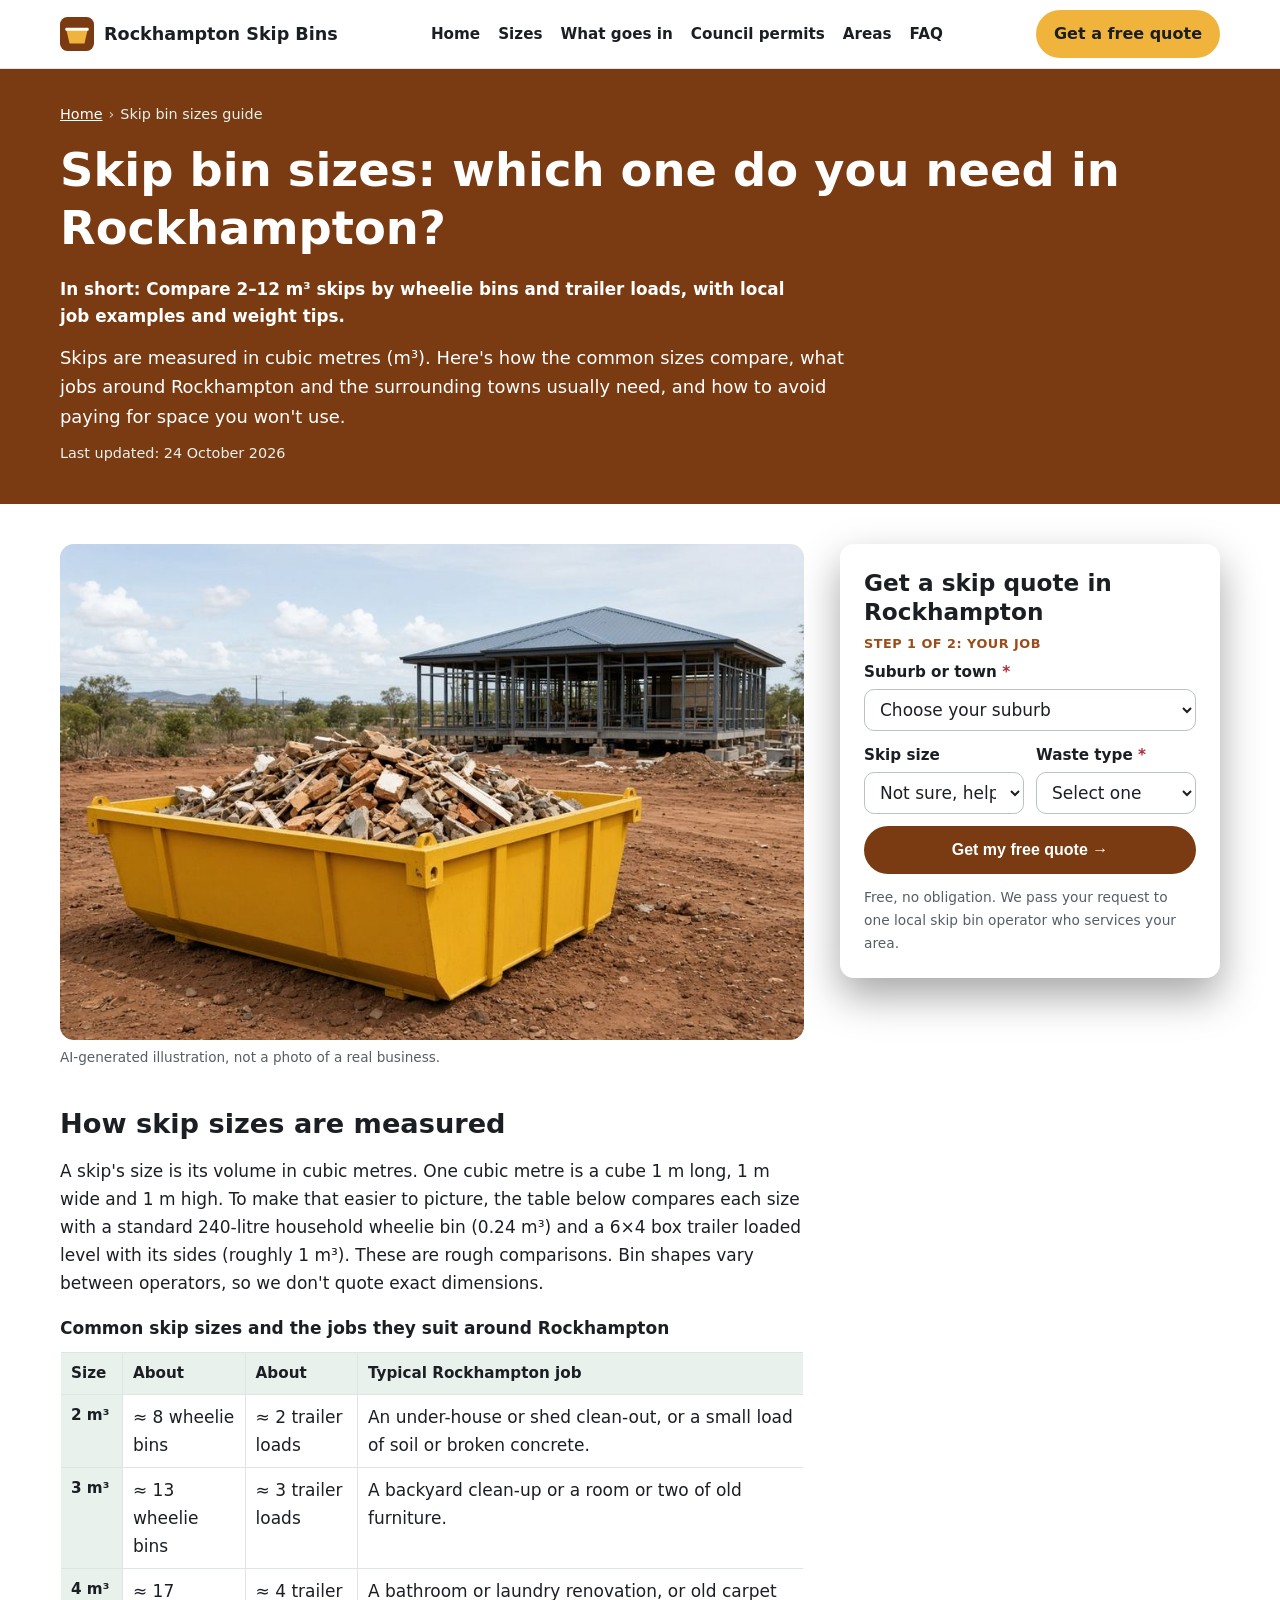
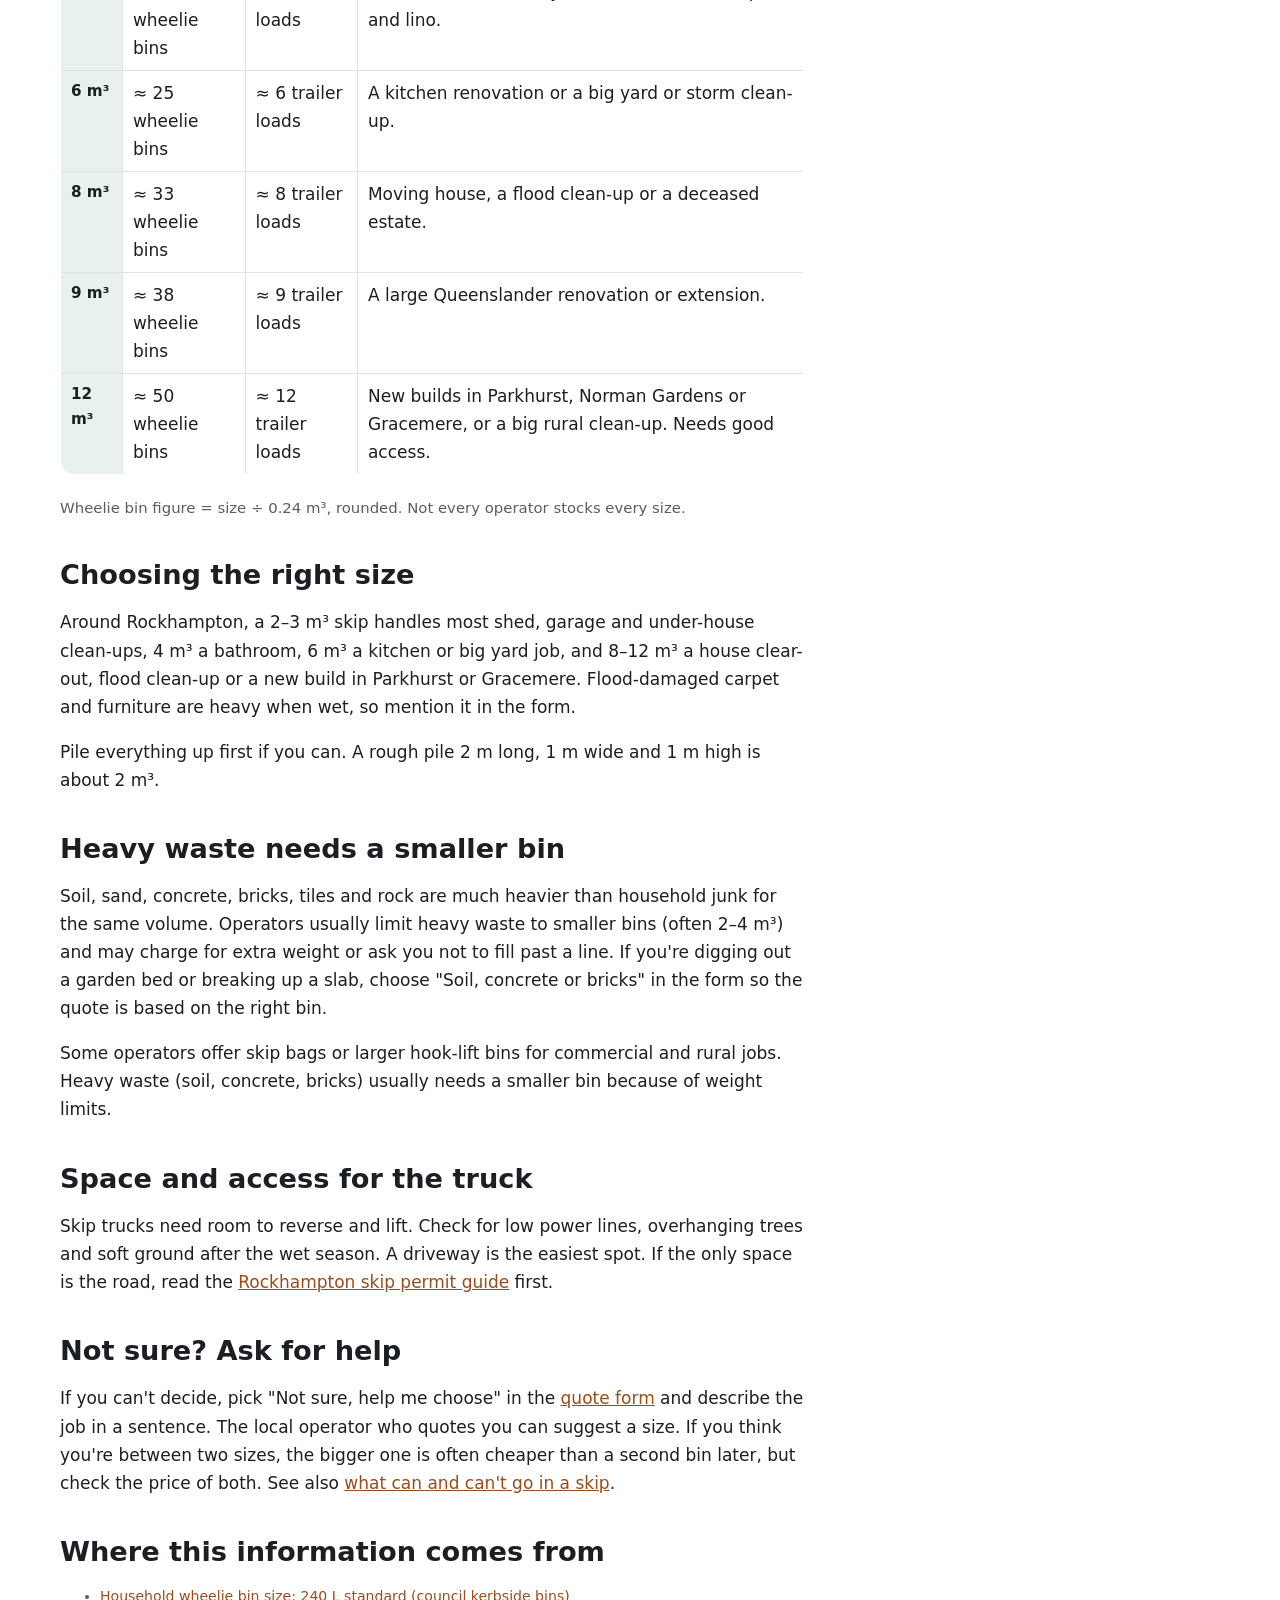
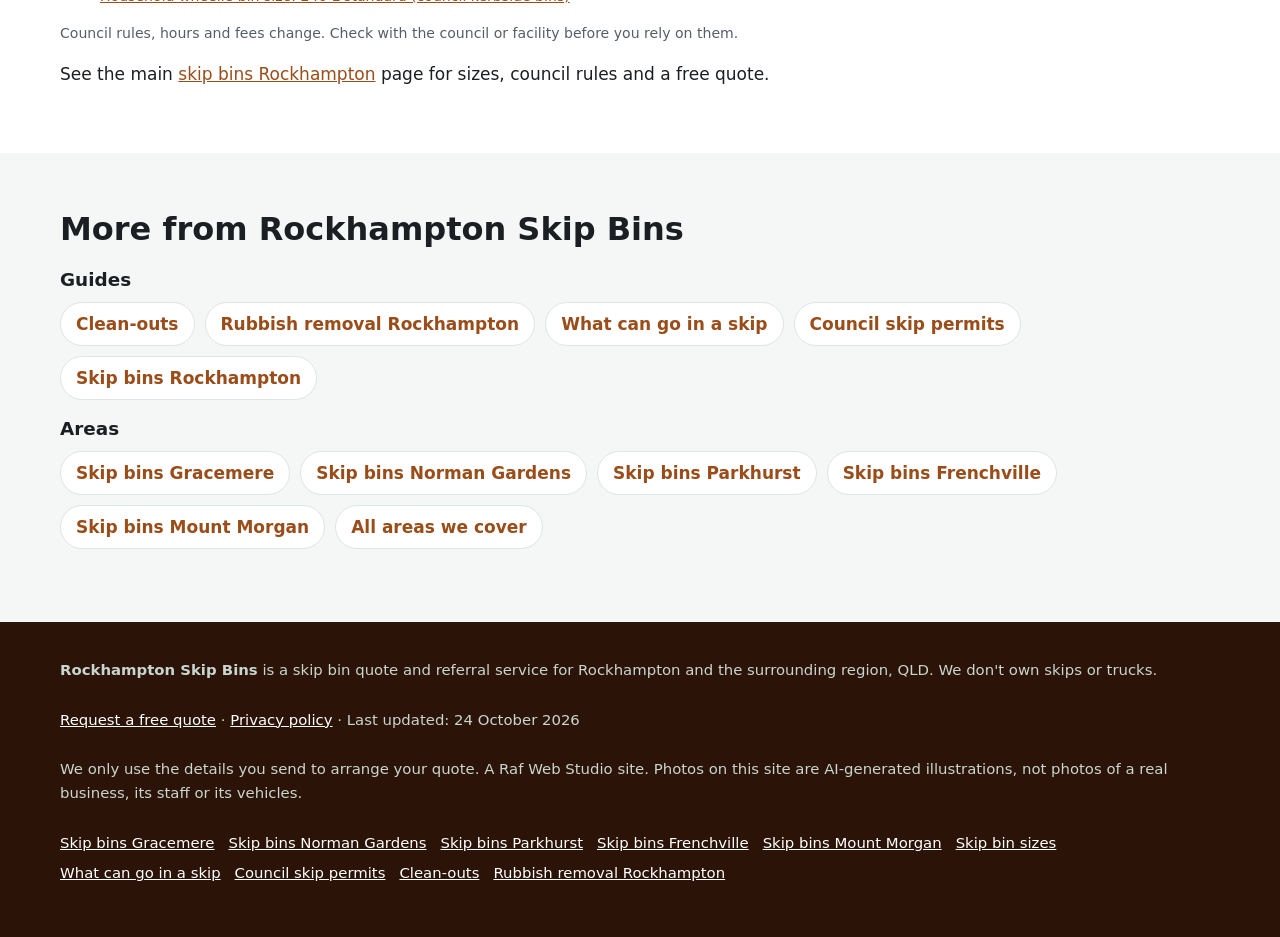
<file: skip-bin-sizes/index.html>
<!doctype html>
<html lang="en-AU">
<head>
<meta charset="utf-8">
<!-- Search Console verification meta tag goes here once the property is created -->
<meta name="viewport" content="width=device-width, initial-scale=1">
<title>Skip Bin Sizes Guide for Rockhampton | 2 m³ to 12 m³ Explained</title>
<meta name="description" content="What size skip bin do you need in Rockhampton? Compare 2–12 m³ skips by wheelie bins and trailer loads, with local job examples and weight tips.">
<link rel="canonical" href="https://rockhamptonskipbins.com/skip-bin-sizes/">
<link rel="icon" href="/favicon.svg" type="image/svg+xml">
<meta name="theme-color" content="#7a3b12">
<meta property="og:type" content="article">
<meta property="og:locale" content="en_AU">
<meta property="og:site_name" content="Rockhampton Skip Bins">
<meta property="og:title" content="Skip Bin Sizes Guide for Rockhampton | 2 m³ to 12 m³ Explained">
<meta property="og:description" content="What size skip bin do you need in Rockhampton? Compare 2–12 m³ skips by wheelie bins and trailer loads, with local job examples and weight tips.">
<meta property="og:url" content="https://rockhamptonskipbins.com/skip-bin-sizes/">
<meta property="og:image" content="https://rockhamptonskipbins.com/img/hero.jpg">
<meta name="twitter:card" content="summary_large_image">
<script>document.documentElement.classList.add('js')</script>
<link rel="stylesheet" href="/styles.css">

<!-- Google tag (gtag.js) -->
<script async src="https://www.googletagmanager.com/gtag/js?id=G-1X8GPHE10D"></script>
<script>
  window.dataLayer = window.dataLayer || [];
  function gtag(){dataLayer.push(arguments);}
  gtag('js', new Date());
  gtag('config', 'G-1X8GPHE10D');
</script>

<script type="application/ld+json">
{
 "@context": "https://schema.org",
 "@type": "WebPage",
 "@id": "https://rockhamptonskipbins.com/skip-bin-sizes/#webpage",
 "url": "https://rockhamptonskipbins.com/skip-bin-sizes/",
 "name": "Skip Bin Sizes Guide for Rockhampton | 2 m³ to 12 m³ Explained",
 "description": "What size skip bin do you need in Rockhampton? Compare 2–12 m³ skips by wheelie bins and trailer loads, with local job examples and weight tips.",
 "inLanguage": "en-AU",
 "dateModified": "2026-10-24",
 "isPartOf": {
  "@id": "https://rockhamptonskipbins.com/#website"
 }
}
</script>
<script type="application/ld+json">
{
 "@context": "https://schema.org",
 "@type": "BreadcrumbList",
 "itemListElement": [
  {
   "@type": "ListItem",
   "position": 1,
   "name": "Home",
   "item": "https://rockhamptonskipbins.com/"
  },
  {
   "@type": "ListItem",
   "position": 2,
   "name": "Skip bin sizes guide",
   "item": "https://rockhamptonskipbins.com/skip-bin-sizes/"
  }
 ]
}
</script>
<script type="application/ld+json">
{
 "@context": "https://schema.org",
 "@type": "Service",
 "@id": "https://rockhamptonskipbins.com/skip-bin-sizes/#service",
 "name": "Skip bin size advice and quotes in Rockhampton",
 "serviceType": "Skip bin hire",
 "description": "What size skip bin do you need in Rockhampton? Compare 2–12 m³ skips by wheelie bins and trailer loads, with local job examples and weight tips.",
 "url": "https://rockhamptonskipbins.com/skip-bin-sizes/",
 "provider": {
  "@type": "Organization",
  "name": "Rockhampton Skip Bins",
  "url": "https://rockhamptonskipbins.com/"
 },
 "areaServed": [
  {
   "@type": "Place",
   "name": "Rockhampton, QLD"
  }
 ]
}
</script>
</head>
<body>
<a class="skip-link" href="#main">Skip to content</a>

<header class="site-header">
  <div class="wrap">
    <a class="brand" href="/" aria-label="Rockhampton Skip Bins home">
      <svg viewBox="0 0 64 64" aria-hidden="true"><rect width="64" height="64" rx="14" fill="#7a3b12"/><path d="M12 24h40l-6 26H18z" fill="#f0b43c"/><rect x="10" y="20" width="44" height="6" rx="2" fill="#fff"/></svg>
      Rockhampton Skip Bins
    </a>
    <nav class="nav" aria-label="Main">
      <a href="/">Home</a>
      <a href="/skip-bin-sizes/">Sizes</a>
      <a href="/what-can-go-in-a-skip/">What goes in</a>
      <a href="/skip-bin-council-permit/">Council permits</a>
      <a href="/#areas">Areas</a>
      <a href="/#faq">FAQ</a>
    </nav>
    <a class="btn btn-call header-call" href="#quote">Get a free quote</a>
  </div>
</header>

<main id="main">
<section class="page-hero" aria-labelledby="h1">
  <div class="wrap">
    <nav class="crumbs" aria-label="Breadcrumb"><ol><li><a href="https://rockhamptonskipbins.com/">Home</a></li><li aria-current="page">Skip bin sizes guide</li></ol></nav>
    <h1 id="h1">Skip bin sizes: which one do you need in Rockhampton?</h1>
    <p class="summary">In short: Compare 2–12 m³ skips by wheelie bins and trailer loads, with local job examples and weight tips.</p>
    <p class="lead">Skips are measured in cubic metres (m³). Here's how the common sizes compare, what jobs around Rockhampton and the surrounding towns usually need, and how to avoid paying for space you won't use.</p>
    <p class="updated">Last updated: 24 October 2026</p>
  </div>
</section>
<div class="wrap page-grid">
  <article class="page-body">
<figure><img src="/img/card-build.jpg" width="900" height="600" style="aspect-ratio:3/2;object-fit:cover" alt="Illustration of a skip bin with brick rubble" decoding="async"><figcaption>AI-generated illustration, not a photo of a real business.</figcaption></figure>
<h2>How skip sizes are measured</h2>
<p>A skip's size is its volume in cubic metres. One cubic metre is a cube 1 m long, 1 m wide and 1 m high. To make that easier to picture, the table below compares each size with a standard 240-litre household wheelie bin (0.24 m³) and a 6×4 box trailer loaded level with its sides (roughly 1 m³). These are rough comparisons. Bin shapes vary between operators, so we don't quote exact dimensions.</p>
<div class="table-scroll"><table><caption>Common skip sizes and the jobs they suit around Rockhampton</caption><thead><tr><th scope="col">Size</th><th scope="col">About</th><th scope="col">About</th><th scope="col">Typical Rockhampton job</th></tr></thead><tbody><tr><th scope="row">2 m³</th><td>≈ 8 wheelie bins</td><td>≈ 2 trailer loads</td><td>An under-house or shed clean-out, or a small load of soil or broken concrete.</td></tr><tr><th scope="row">3 m³</th><td>≈ 13 wheelie bins</td><td>≈ 3 trailer loads</td><td>A backyard clean-up or a room or two of old furniture.</td></tr><tr><th scope="row">4 m³</th><td>≈ 17 wheelie bins</td><td>≈ 4 trailer loads</td><td>A bathroom or laundry renovation, or old carpet and lino.</td></tr><tr><th scope="row">6 m³</th><td>≈ 25 wheelie bins</td><td>≈ 6 trailer loads</td><td>A kitchen renovation or a big yard or storm clean-up.</td></tr><tr><th scope="row">8 m³</th><td>≈ 33 wheelie bins</td><td>≈ 8 trailer loads</td><td>Moving house, a flood clean-up or a deceased estate.</td></tr><tr><th scope="row">9 m³</th><td>≈ 38 wheelie bins</td><td>≈ 9 trailer loads</td><td>A large Queenslander renovation or extension.</td></tr><tr><th scope="row">12 m³</th><td>≈ 50 wheelie bins</td><td>≈ 12 trailer loads</td><td>New builds in Parkhurst, Norman Gardens or Gracemere, or a big rural clean-up. Needs good access.</td></tr></tbody></table></div>
<p class="note">Wheelie bin figure = size ÷ 0.24 m³, rounded. Not every operator stocks every size.</p>
<h2>Choosing the right size</h2>
<p>Around Rockhampton, a 2–3 m³ skip handles most shed, garage and under-house clean-ups, 4 m³ a bathroom, 6 m³ a kitchen or big yard job, and 8–12 m³ a house clear-out, flood clean-up or a new build in Parkhurst or Gracemere. Flood-damaged carpet and furniture are heavy when wet, so mention it in the form.</p><p>Pile everything up first if you can. A rough pile 2 m long, 1 m wide and 1 m high is about 2 m³.</p>
<h2>Heavy waste needs a smaller bin</h2>
<p>Soil, sand, concrete, bricks, tiles and rock are much heavier than household junk for the same volume. Operators usually limit heavy waste to smaller bins (often 2–4 m³) and may charge for extra weight or ask you not to fill past a line. If you're digging out a garden bed or breaking up a slab, choose "Soil, concrete or bricks" in the form so the quote is based on the right bin.</p><p>Some operators offer skip bags or larger hook-lift bins for commercial and rural jobs. Heavy waste (soil, concrete, bricks) usually needs a smaller bin because of weight limits.</p>
<h2>Space and access for the truck</h2>
<p>Skip trucks need room to reverse and lift. Check for low power lines, overhanging trees and soft ground after the wet season. A driveway is the easiest spot. If the only space is the road, read the <a href="/skip-bin-council-permit/">Rockhampton skip permit guide</a> first.</p>
<h2>Not sure? Ask for help</h2>
<p>If you can't decide, pick "Not sure, help me choose" in the <a href="#quote">quote form</a> and describe the job in a sentence. The local operator who quotes you can suggest a size. If you think you're between two sizes, the bigger one is often cheaper than a second bin later, but check the price of both. See also <a href="/what-can-go-in-a-skip/">what can and can't go in a skip</a>.</p>
<h2>Where this information comes from</h2>
<ul class="sources"><li><a href="https://www.rockhamptonregion.qld.gov.au/" rel="noopener">Household wheelie bin size: 240 L standard (council kerbside bins)</a></li></ul>
<p class="sources">Council rules, hours and fees change. Check with the council or facility before you rely on them.</p>

<p class="home-link">See the main <a href="/">skip bins Rockhampton</a> page for sizes, council rules and a free quote.</p>
  </article>
  <aside class="page-aside">
    <div class="hero-form-card" id="quote">
      <h2 id="quote-h">Get a skip quote in Rockhampton</h2>
      <form class="quote-form two-step" id="quote-form" action="https://formsubmit.co/quotes@rockhamptonskipbins.com" method="post" novalidate>
        <input type="hidden" name="_subject" value="New quote request – rockhamptonskipbins.com">
        <input type="hidden" name="_captcha" value="true">
        <input type="hidden" name="_template" value="table">
        <input type="hidden" name="_next" value="https://rockhamptonskipbins.com/thanks.html?lead=1">
        <input type="hidden" name="_autoresponse" value="Thanks for your skip bin request. We&#x27;ve received it and are passing it to a local operator, who&#x27;ll be in touch shortly with availability and a price.">
        <input type="text" name="_honey" style="display:none" tabindex="-1" autocomplete="off" aria-hidden="true">
        <input type="hidden" name="source" value="rockhamptonskipbins.com">
        <input type="hidden" name="page" value="/skip-bin-sizes/">
        <fieldset class="step step-1">
          <legend class="step-label">Step 1 of 2: your job</legend>
          <div class="full"><label for="suburb">Suburb or town <span class="req" aria-hidden="true">*</span></label>
            <select id="suburb" name="suburb" required><option value="">Choose your suburb</option><option>Rockhampton City</option><option>Allenstown</option><option>Wandal</option><option>West Rockhampton</option><option>The Range</option><option>Depot Hill</option><option>Park Avenue</option><option>Berserker</option><option>Frenchville</option><option>Koongal</option><option>Lakes Creek</option><option>Kawana</option><option>Norman Gardens</option><option>Parkhurst</option><option>Gracemere</option><option>Bouldercombe</option><option>Alton Downs</option><option>Mount Morgan</option><option value="Other">Other (tell us below)</option></select></div>
          <div class="full other-wrap"><label for="suburb_other">Other suburb or town</label><input id="suburb_other" name="suburb_other" type="text" autocomplete="address-level2"></div>
          <div><label for="size">Skip size</label>
            <select id="size" name="skip_size"><option value="Not sure">Not sure, help me choose</option><option>Skip bag (about 1 m³)</option><option>2 m³</option><option>3 m³</option><option>4 m³</option><option>6 m³</option><option>8 m³</option><option>9 m³</option><option>10–12 m³</option><option>Larger / hook-lift</option></select></div>
          <div><label for="waste">Waste type <span class="req" aria-hidden="true">*</span></label>
            <select id="waste" name="waste_type" required><option value="">Select one</option><option>General household</option><option>Green waste</option><option>Mixed renovation / building</option><option>Soil, concrete or bricks</option><option>Mixed, not sure</option><option>May contain asbestos</option></select></div>
          <div class="full js-only"><button class="btn btn-primary btn-block" type="button" id="to-step-2">Get my free quote →</button></div>
          <p class="microcopy full">Free, no obligation. We pass your request to one local skip bin operator who services your area.</p>
          <p class="form-error full" id="step1-error" role="alert" hidden>Please choose your suburb and waste type.</p>
        </fieldset>
        <fieldset class="step step-2" id="step-2">
          <legend class="step-label">Step 2 of 2: your details</legend>
          <div><label for="name">Name <span class="req" aria-hidden="true">*</span></label><input id="name" name="name" type="text" autocomplete="name" required></div>
          <div><label for="phone">Phone <span class="req" aria-hidden="true">*</span></label><input id="phone" name="phone" type="tel" autocomplete="tel" inputmode="tel" required></div>
          <div><label for="email">Email</label><input id="email" name="email" type="email" autocomplete="email"></div>
          <div><label for="date">Delivery date</label><input id="date" name="preferred_date" type="date"></div>
          <div class="full"><label for="message">Anything else?</label><textarea id="message" name="message" rows="2" placeholder="e.g. Queenslander reno, flood clean-up, new build in Parkhurst, 7 days"></textarea></div>
          <p class="consent full">By sending this form you agree we can share your details with one local skip bin operator so they can quote for your job. See our <a href="/privacy.html">privacy policy</a>.</p>
          <div class="full step2-actions"><button class="btn btn-primary" type="submit">Send my quote request</button><button class="btn-link js-only" type="button" id="back-1">← Back</button></div>
        </fieldset>
      </form>
    </div>
  </aside>
</div>
<section class="alt" aria-labelledby="more-h">
  <div class="wrap">
    <h2 id="more-h">More from Rockhampton Skip Bins</h2>
    <h3>Guides</h3>
    <ul class="link-list"><li><a href="/clean-outs/">Clean-outs</a></li><li><a href="/rubbish-removal-rockhampton/">Rubbish removal Rockhampton</a></li><li><a href="/what-can-go-in-a-skip/">What can go in a skip</a></li><li><a href="/skip-bin-council-permit/">Council skip permits</a></li><li><a href="/">Skip bins Rockhampton</a></li></ul>
    <h3>Areas</h3>
    <ul class="link-list"><li><a href="/skip-bins-gracemere/">Skip bins Gracemere</a></li><li><a href="/skip-bins-norman-gardens/">Skip bins Norman Gardens</a></li><li><a href="/skip-bins-parkhurst/">Skip bins Parkhurst</a></li><li><a href="/skip-bins-frenchville/">Skip bins Frenchville</a></li><li><a href="/skip-bins-mount-morgan/">Skip bins Mount Morgan</a></li><li><a href="/#areas">All areas we cover</a></li></ul>
  </div>
</section>
</main>

<footer class="site-footer">
  <div class="wrap">
    <p><strong>Rockhampton Skip Bins</strong> is a skip bin quote and referral service for Rockhampton and the surrounding region, QLD. We don't own skips or trucks.</p>
    <p><a href="#quote">Request a free quote</a> · <a href="/privacy.html">Privacy policy</a> · Last updated: 24 October 2026</p>
    <p>We only use the details you send to arrange your quote. A Raf Web Studio site. Photos on this site are AI-generated illustrations, not photos of a real business, its staff or its vehicles.</p>
    <p class="footer-links"><a href="/skip-bins-gracemere/">Skip bins Gracemere</a> <a href="/skip-bins-norman-gardens/">Skip bins Norman Gardens</a> <a href="/skip-bins-parkhurst/">Skip bins Parkhurst</a> <a href="/skip-bins-frenchville/">Skip bins Frenchville</a> <a href="/skip-bins-mount-morgan/">Skip bins Mount Morgan</a> <a href="/skip-bin-sizes/">Skip bin sizes</a> <a href="/what-can-go-in-a-skip/">What can go in a skip</a> <a href="/skip-bin-council-permit/">Council skip permits</a> <a href="/clean-outs/">Clean-outs</a> <a href="/rubbish-removal-rockhampton/">Rubbish removal Rockhampton</a></p>
  </div>
</footer>

<div class="mobile-call" aria-label="Quick contact">
  <a class="btn btn-call" href="#quote">Get a free quote</a>
</div>
<script src="/form.js" defer></script>
</body>
</html>
</file>
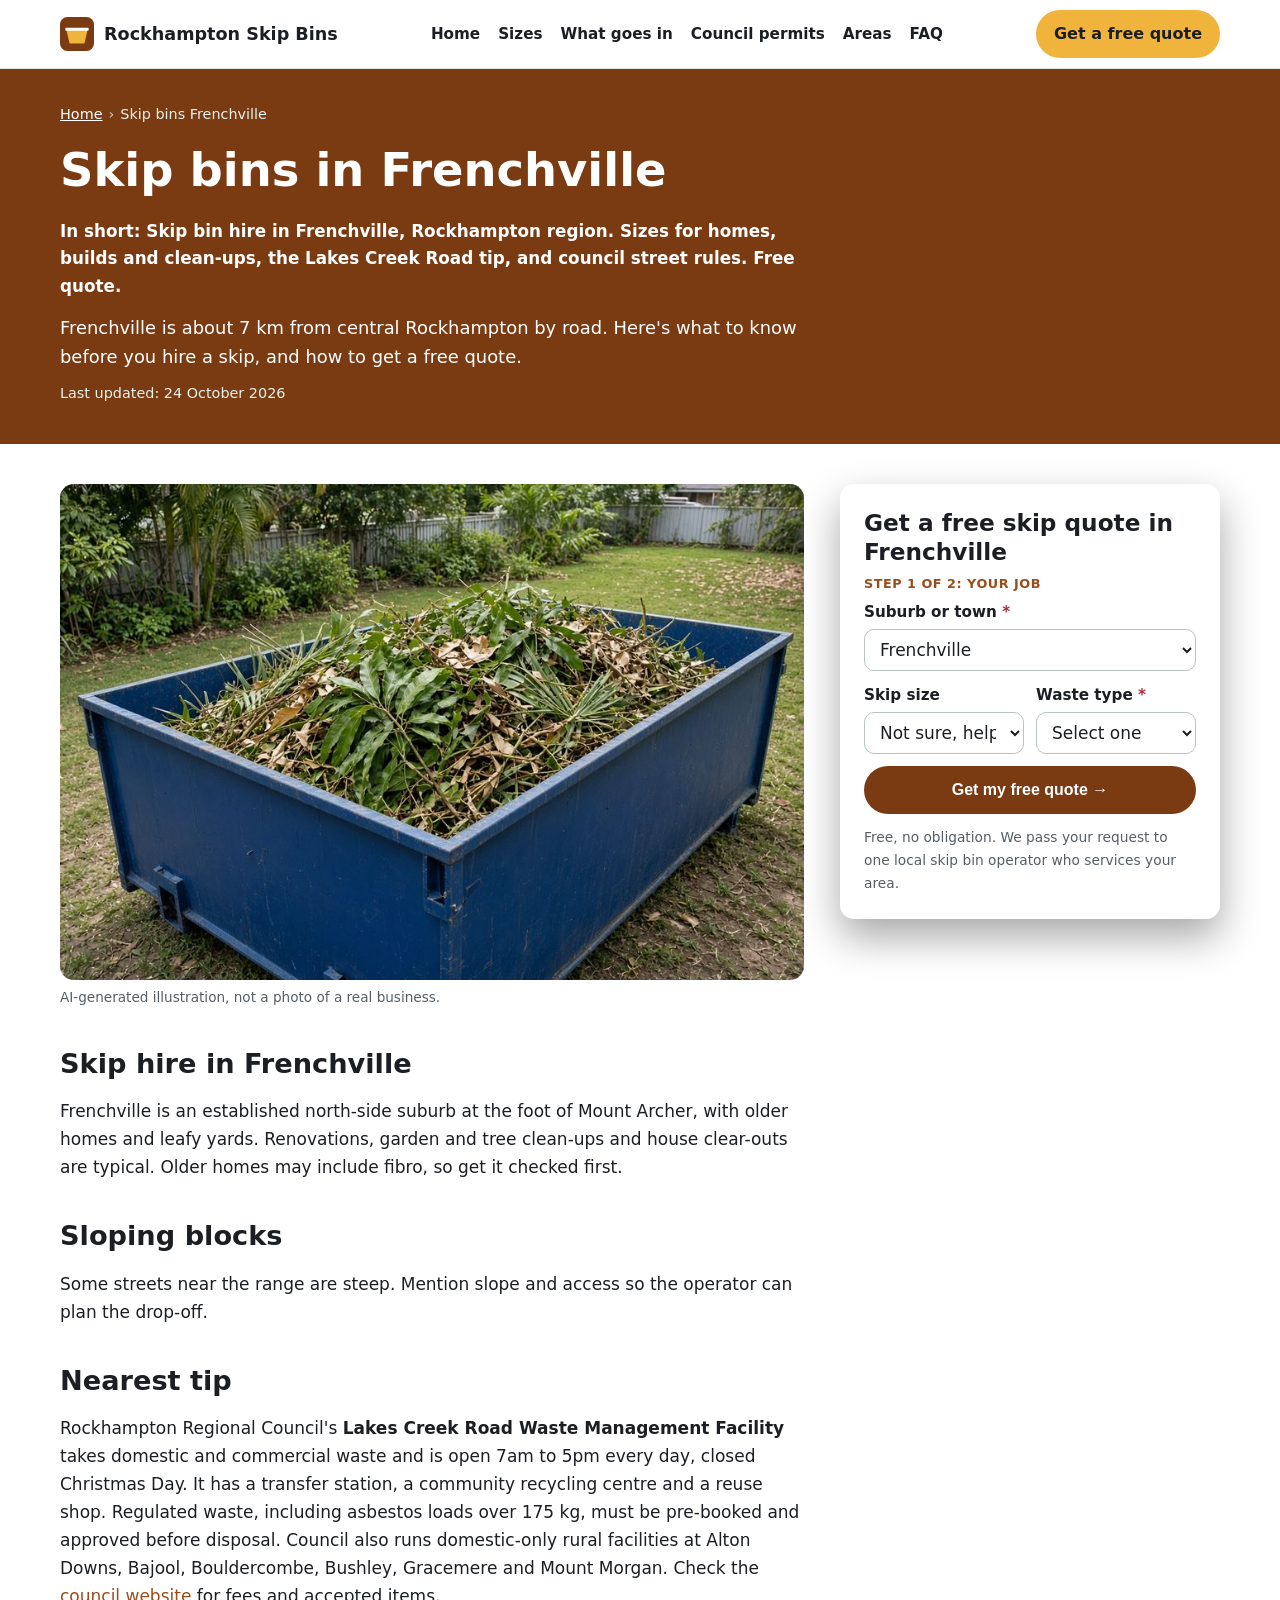
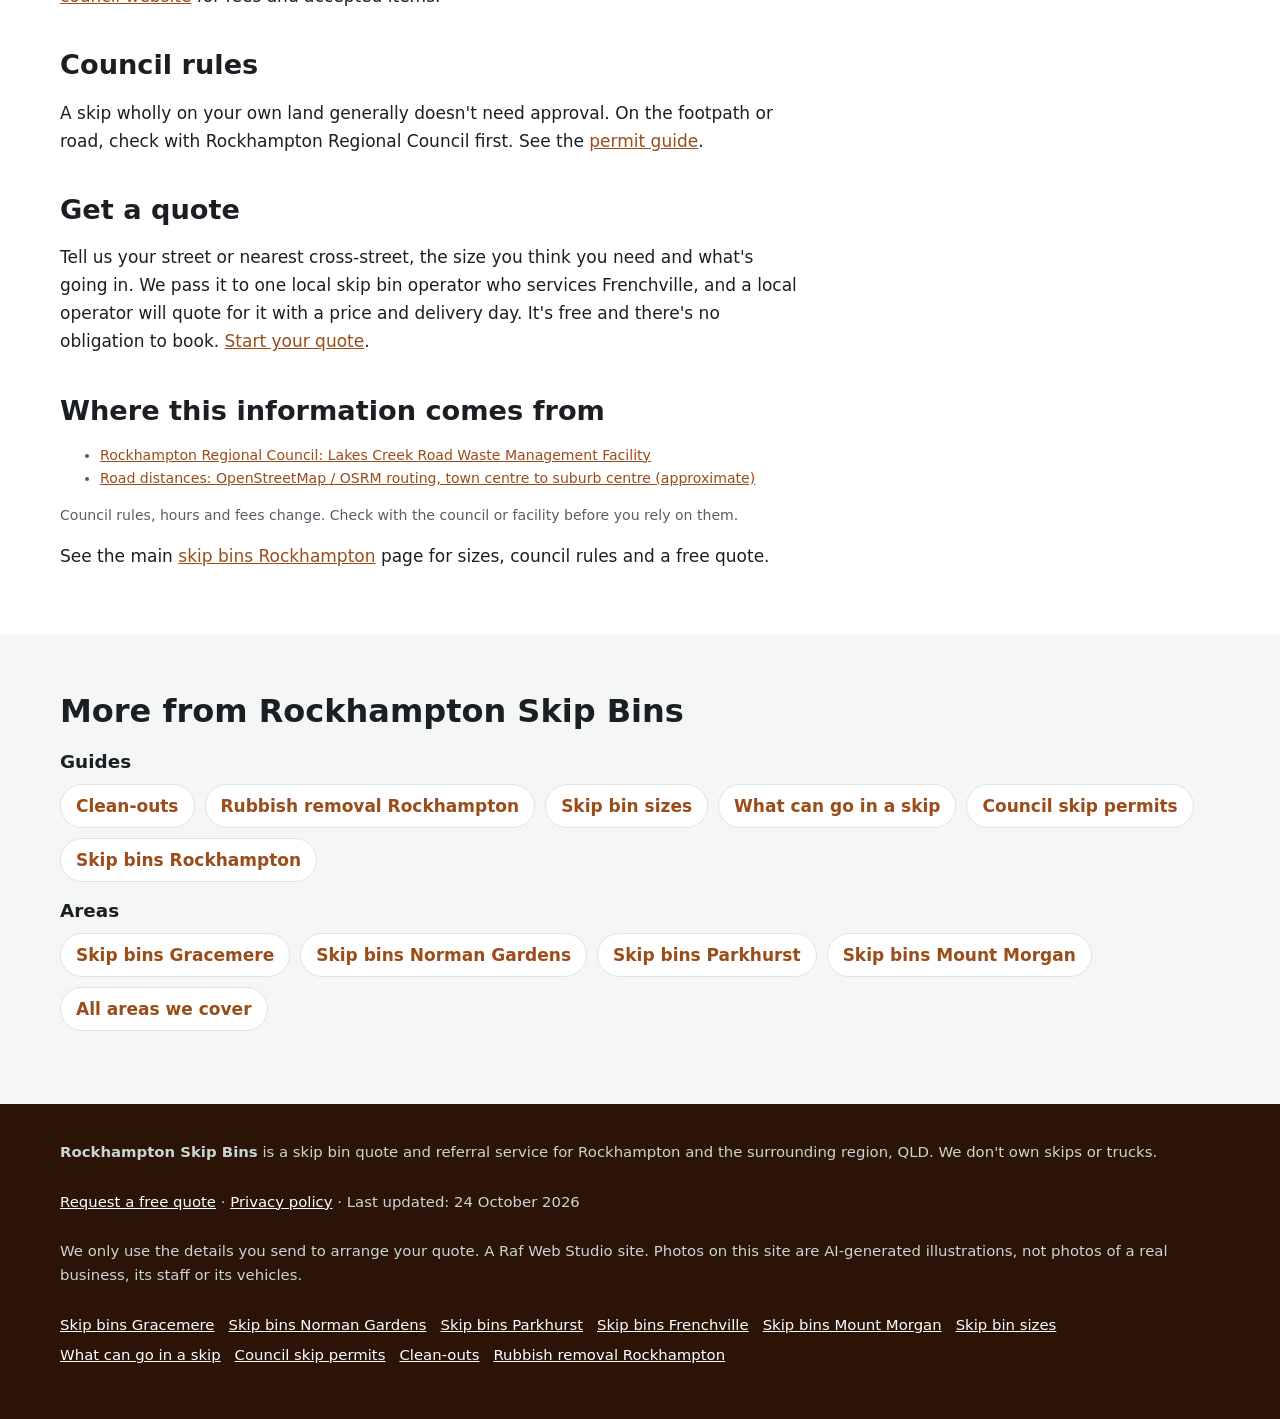
<file: skip-bins-frenchville/index.html>
<!doctype html>
<html lang="en-AU">
<head>
<meta charset="utf-8">
<!-- Search Console verification meta tag goes here once the property is created -->
<meta name="viewport" content="width=device-width, initial-scale=1">
<title>Skip Bins Frenchville | Free Skip Bin Hire Quotes, Frenchville QLD</title>
<meta name="description" content="Skip bin hire in Frenchville, Rockhampton region. Sizes for homes, builds and clean-ups, the Lakes Creek Road tip, and council street rules. Free quote.">
<link rel="canonical" href="https://rockhamptonskipbins.com/skip-bins-frenchville/">
<link rel="icon" href="/favicon.svg" type="image/svg+xml">
<meta name="theme-color" content="#7a3b12">
<meta property="og:type" content="article">
<meta property="og:locale" content="en_AU">
<meta property="og:site_name" content="Rockhampton Skip Bins">
<meta property="og:title" content="Skip Bins Frenchville | Free Skip Bin Hire Quotes, Frenchville QLD">
<meta property="og:description" content="Skip bin hire in Frenchville, Rockhampton region. Sizes for homes, builds and clean-ups, the Lakes Creek Road tip, and council street rules. Free quote.">
<meta property="og:url" content="https://rockhamptonskipbins.com/skip-bins-frenchville/">
<meta property="og:image" content="https://rockhamptonskipbins.com/img/hero.jpg">
<meta name="twitter:card" content="summary_large_image">
<script>document.documentElement.classList.add('js')</script>
<link rel="stylesheet" href="/styles.css">

<!-- Google tag (gtag.js) -->
<script async src="https://www.googletagmanager.com/gtag/js?id=G-1X8GPHE10D"></script>
<script>
  window.dataLayer = window.dataLayer || [];
  function gtag(){dataLayer.push(arguments);}
  gtag('js', new Date());
  gtag('config', 'G-1X8GPHE10D');
</script>

<script type="application/ld+json">
{
 "@context": "https://schema.org",
 "@type": "WebPage",
 "@id": "https://rockhamptonskipbins.com/skip-bins-frenchville/#webpage",
 "url": "https://rockhamptonskipbins.com/skip-bins-frenchville/",
 "name": "Skip Bins Frenchville | Free Skip Bin Hire Quotes, Frenchville QLD",
 "description": "Skip bin hire in Frenchville, Rockhampton region. Sizes for homes, builds and clean-ups, the Lakes Creek Road tip, and council street rules. Free quote.",
 "inLanguage": "en-AU",
 "dateModified": "2026-10-24",
 "isPartOf": {
  "@id": "https://rockhamptonskipbins.com/#website"
 }
}
</script>
<script type="application/ld+json">
{
 "@context": "https://schema.org",
 "@type": "BreadcrumbList",
 "itemListElement": [
  {
   "@type": "ListItem",
   "position": 1,
   "name": "Home",
   "item": "https://rockhamptonskipbins.com/"
  },
  {
   "@type": "ListItem",
   "position": 2,
   "name": "Skip bins Frenchville",
   "item": "https://rockhamptonskipbins.com/skip-bins-frenchville/"
  }
 ]
}
</script>
<script type="application/ld+json">
{
 "@context": "https://schema.org",
 "@type": "Service",
 "@id": "https://rockhamptonskipbins.com/skip-bins-frenchville/#service",
 "name": "Skip bin hire quotes in Frenchville",
 "serviceType": "Skip bin hire",
 "description": "Skip bin hire in Frenchville, Rockhampton region. Sizes for homes, builds and clean-ups, the Lakes Creek Road tip, and council street rules. Free quote.",
 "url": "https://rockhamptonskipbins.com/skip-bins-frenchville/",
 "provider": {
  "@type": "Organization",
  "name": "Rockhampton Skip Bins",
  "url": "https://rockhamptonskipbins.com/"
 },
 "areaServed": [
  {
   "@type": "Place",
   "name": "Frenchville, QLD"
  }
 ]
}
</script>
</head>
<body>
<a class="skip-link" href="#main">Skip to content</a>

<header class="site-header">
  <div class="wrap">
    <a class="brand" href="/" aria-label="Rockhampton Skip Bins home">
      <svg viewBox="0 0 64 64" aria-hidden="true"><rect width="64" height="64" rx="14" fill="#7a3b12"/><path d="M12 24h40l-6 26H18z" fill="#f0b43c"/><rect x="10" y="20" width="44" height="6" rx="2" fill="#fff"/></svg>
      Rockhampton Skip Bins
    </a>
    <nav class="nav" aria-label="Main">
      <a href="/">Home</a>
      <a href="/skip-bin-sizes/">Sizes</a>
      <a href="/what-can-go-in-a-skip/">What goes in</a>
      <a href="/skip-bin-council-permit/">Council permits</a>
      <a href="/#areas">Areas</a>
      <a href="/#faq">FAQ</a>
    </nav>
    <a class="btn btn-call header-call" href="#quote">Get a free quote</a>
  </div>
</header>

<main id="main">
<section class="page-hero" aria-labelledby="h1">
  <div class="wrap">
    <nav class="crumbs" aria-label="Breadcrumb"><ol><li><a href="https://rockhamptonskipbins.com/">Home</a></li><li aria-current="page">Skip bins Frenchville</li></ol></nav>
    <h1 id="h1">Skip bins in Frenchville</h1>
    <p class="summary">In short: Skip bin hire in Frenchville, Rockhampton region. Sizes for homes, builds and clean-ups, the Lakes Creek Road tip, and council street rules. Free quote.</p>
    <p class="lead">Frenchville is about 7 km from central Rockhampton by road. Here's what to know before you hire a skip, and how to get a free quote.</p>
    <p class="updated">Last updated: 24 October 2026</p>
  </div>
</section>
<div class="wrap page-grid">
  <article class="page-body">
<figure><img src="/img/card-green.jpg" width="900" height="600" style="aspect-ratio:3/2;object-fit:cover" alt="Illustration of a skip bin with green waste" decoding="async"><figcaption>AI-generated illustration, not a photo of a real business.</figcaption></figure>
<h2>Skip hire in Frenchville</h2>
<p>Frenchville is an established north-side suburb at the foot of Mount Archer, with older homes and leafy yards. Renovations, garden and tree clean-ups and house clear-outs are typical. Older homes may include fibro, so get it checked first.</p>
<h2>Sloping blocks</h2>
<p>Some streets near the range are steep. Mention slope and access so the operator can plan the drop-off.</p>
<h2>Nearest tip</h2>
<p>Rockhampton Regional Council's <strong>Lakes Creek Road Waste Management Facility</strong> takes domestic and commercial waste and is open 7am to 5pm every day, closed Christmas Day. It has a transfer station, a community recycling centre and a reuse shop. Regulated waste, including asbestos loads over 175 kg, must be pre-booked and approved before disposal. Council also runs domestic-only rural facilities at Alton Downs, Bajool, Bouldercombe, Bushley, Gracemere and Mount Morgan. Check the <a href="https://www.rockhamptonregion.qld.gov.au/" rel="noopener">council website</a> for fees and accepted items.</p>
<h2>Council rules</h2>
<p>A skip wholly on your own land generally doesn't need approval. On the footpath or road, check with Rockhampton Regional Council first. See the <a href="/skip-bin-council-permit/">permit guide</a>.</p>
<h2>Get a quote</h2>
<p>Tell us your street or nearest cross-street, the size you think you need and what's going in. We pass it to one local skip bin operator who services Frenchville, and a local operator will quote for it with a price and delivery day. It's free and there's no obligation to book. <a href="#quote">Start your quote</a>.</p>
<h2>Where this information comes from</h2>
<ul class="sources"><li><a href="https://www.rockhamptonregion.qld.gov.au/CouncilServices/Rockhampton-Regional-Waste-and-Recycling/Landfill-and-Waste-Facilities/Lakes-Creek-Road-Waste-Management-Facility" rel="noopener">Rockhampton Regional Council: Lakes Creek Road Waste Management Facility</a></li><li><a href="https://www.openstreetmap.org/" rel="noopener">Road distances: OpenStreetMap / OSRM routing, town centre to suburb centre (approximate)</a></li></ul>
<p class="sources">Council rules, hours and fees change. Check with the council or facility before you rely on them.</p>

<p class="home-link">See the main <a href="/">skip bins Rockhampton</a> page for sizes, council rules and a free quote.</p>
  </article>
  <aside class="page-aside">
    <div class="hero-form-card" id="quote">
      <h2 id="quote-h">Get a free skip quote in Frenchville</h2>
      <form class="quote-form two-step" id="quote-form" action="https://formsubmit.co/quotes@rockhamptonskipbins.com" method="post" novalidate>
        <input type="hidden" name="_subject" value="New quote request – rockhamptonskipbins.com">
        <input type="hidden" name="_captcha" value="true">
        <input type="hidden" name="_template" value="table">
        <input type="hidden" name="_next" value="https://rockhamptonskipbins.com/thanks.html?lead=1">
        <input type="hidden" name="_autoresponse" value="Thanks for your skip bin request. We&#x27;ve received it and are passing it to a local operator, who&#x27;ll be in touch shortly with availability and a price.">
        <input type="text" name="_honey" style="display:none" tabindex="-1" autocomplete="off" aria-hidden="true">
        <input type="hidden" name="source" value="rockhamptonskipbins.com">
        <input type="hidden" name="page" value="/skip-bins-frenchville/">
        <fieldset class="step step-1">
          <legend class="step-label">Step 1 of 2: your job</legend>
          <div class="full"><label for="suburb">Suburb or town <span class="req" aria-hidden="true">*</span></label>
            <select id="suburb" name="suburb" required><option value="">Choose your suburb</option><option>Rockhampton City</option><option>Allenstown</option><option>Wandal</option><option>West Rockhampton</option><option>The Range</option><option>Depot Hill</option><option>Park Avenue</option><option>Berserker</option><option selected>Frenchville</option><option>Koongal</option><option>Lakes Creek</option><option>Kawana</option><option>Norman Gardens</option><option>Parkhurst</option><option>Gracemere</option><option>Bouldercombe</option><option>Alton Downs</option><option>Mount Morgan</option><option value="Other">Other (tell us below)</option></select></div>
          <div class="full other-wrap"><label for="suburb_other">Other suburb or town</label><input id="suburb_other" name="suburb_other" type="text" autocomplete="address-level2"></div>
          <div><label for="size">Skip size</label>
            <select id="size" name="skip_size"><option value="Not sure">Not sure, help me choose</option><option>Skip bag (about 1 m³)</option><option>2 m³</option><option>3 m³</option><option>4 m³</option><option>6 m³</option><option>8 m³</option><option>9 m³</option><option>10–12 m³</option><option>Larger / hook-lift</option></select></div>
          <div><label for="waste">Waste type <span class="req" aria-hidden="true">*</span></label>
            <select id="waste" name="waste_type" required><option value="">Select one</option><option>General household</option><option>Green waste</option><option>Mixed renovation / building</option><option>Soil, concrete or bricks</option><option>Mixed, not sure</option><option>May contain asbestos</option></select></div>
          <div class="full js-only"><button class="btn btn-primary btn-block" type="button" id="to-step-2">Get my free quote →</button></div>
          <p class="microcopy full">Free, no obligation. We pass your request to one local skip bin operator who services your area.</p>
          <p class="form-error full" id="step1-error" role="alert" hidden>Please choose your suburb and waste type.</p>
        </fieldset>
        <fieldset class="step step-2" id="step-2">
          <legend class="step-label">Step 2 of 2: your details</legend>
          <div><label for="name">Name <span class="req" aria-hidden="true">*</span></label><input id="name" name="name" type="text" autocomplete="name" required></div>
          <div><label for="phone">Phone <span class="req" aria-hidden="true">*</span></label><input id="phone" name="phone" type="tel" autocomplete="tel" inputmode="tel" required></div>
          <div><label for="email">Email</label><input id="email" name="email" type="email" autocomplete="email"></div>
          <div><label for="date">Delivery date</label><input id="date" name="preferred_date" type="date"></div>
          <div class="full"><label for="message">Anything else?</label><textarea id="message" name="message" rows="2" placeholder="e.g. Queenslander reno, flood clean-up, new build in Parkhurst, 7 days"></textarea></div>
          <p class="consent full">By sending this form you agree we can share your details with one local skip bin operator so they can quote for your job. See our <a href="/privacy.html">privacy policy</a>.</p>
          <div class="full step2-actions"><button class="btn btn-primary" type="submit">Send my quote request</button><button class="btn-link js-only" type="button" id="back-1">← Back</button></div>
        </fieldset>
      </form>
    </div>
  </aside>
</div>
<section class="alt" aria-labelledby="more-h">
  <div class="wrap">
    <h2 id="more-h">More from Rockhampton Skip Bins</h2>
    <h3>Guides</h3>
    <ul class="link-list"><li><a href="/clean-outs/">Clean-outs</a></li><li><a href="/rubbish-removal-rockhampton/">Rubbish removal Rockhampton</a></li><li><a href="/skip-bin-sizes/">Skip bin sizes</a></li><li><a href="/what-can-go-in-a-skip/">What can go in a skip</a></li><li><a href="/skip-bin-council-permit/">Council skip permits</a></li><li><a href="/">Skip bins Rockhampton</a></li></ul>
    <h3>Areas</h3>
    <ul class="link-list"><li><a href="/skip-bins-gracemere/">Skip bins Gracemere</a></li><li><a href="/skip-bins-norman-gardens/">Skip bins Norman Gardens</a></li><li><a href="/skip-bins-parkhurst/">Skip bins Parkhurst</a></li><li><a href="/skip-bins-mount-morgan/">Skip bins Mount Morgan</a></li><li><a href="/#areas">All areas we cover</a></li></ul>
  </div>
</section>
</main>

<footer class="site-footer">
  <div class="wrap">
    <p><strong>Rockhampton Skip Bins</strong> is a skip bin quote and referral service for Rockhampton and the surrounding region, QLD. We don't own skips or trucks.</p>
    <p><a href="#quote">Request a free quote</a> · <a href="/privacy.html">Privacy policy</a> · Last updated: 24 October 2026</p>
    <p>We only use the details you send to arrange your quote. A Raf Web Studio site. Photos on this site are AI-generated illustrations, not photos of a real business, its staff or its vehicles.</p>
    <p class="footer-links"><a href="/skip-bins-gracemere/">Skip bins Gracemere</a> <a href="/skip-bins-norman-gardens/">Skip bins Norman Gardens</a> <a href="/skip-bins-parkhurst/">Skip bins Parkhurst</a> <a href="/skip-bins-frenchville/">Skip bins Frenchville</a> <a href="/skip-bins-mount-morgan/">Skip bins Mount Morgan</a> <a href="/skip-bin-sizes/">Skip bin sizes</a> <a href="/what-can-go-in-a-skip/">What can go in a skip</a> <a href="/skip-bin-council-permit/">Council skip permits</a> <a href="/clean-outs/">Clean-outs</a> <a href="/rubbish-removal-rockhampton/">Rubbish removal Rockhampton</a></p>
  </div>
</footer>

<div class="mobile-call" aria-label="Quick contact">
  <a class="btn btn-call" href="#quote">Get a free quote</a>
</div>
<script src="/form.js" defer></script>
</body>
</html>
</file>
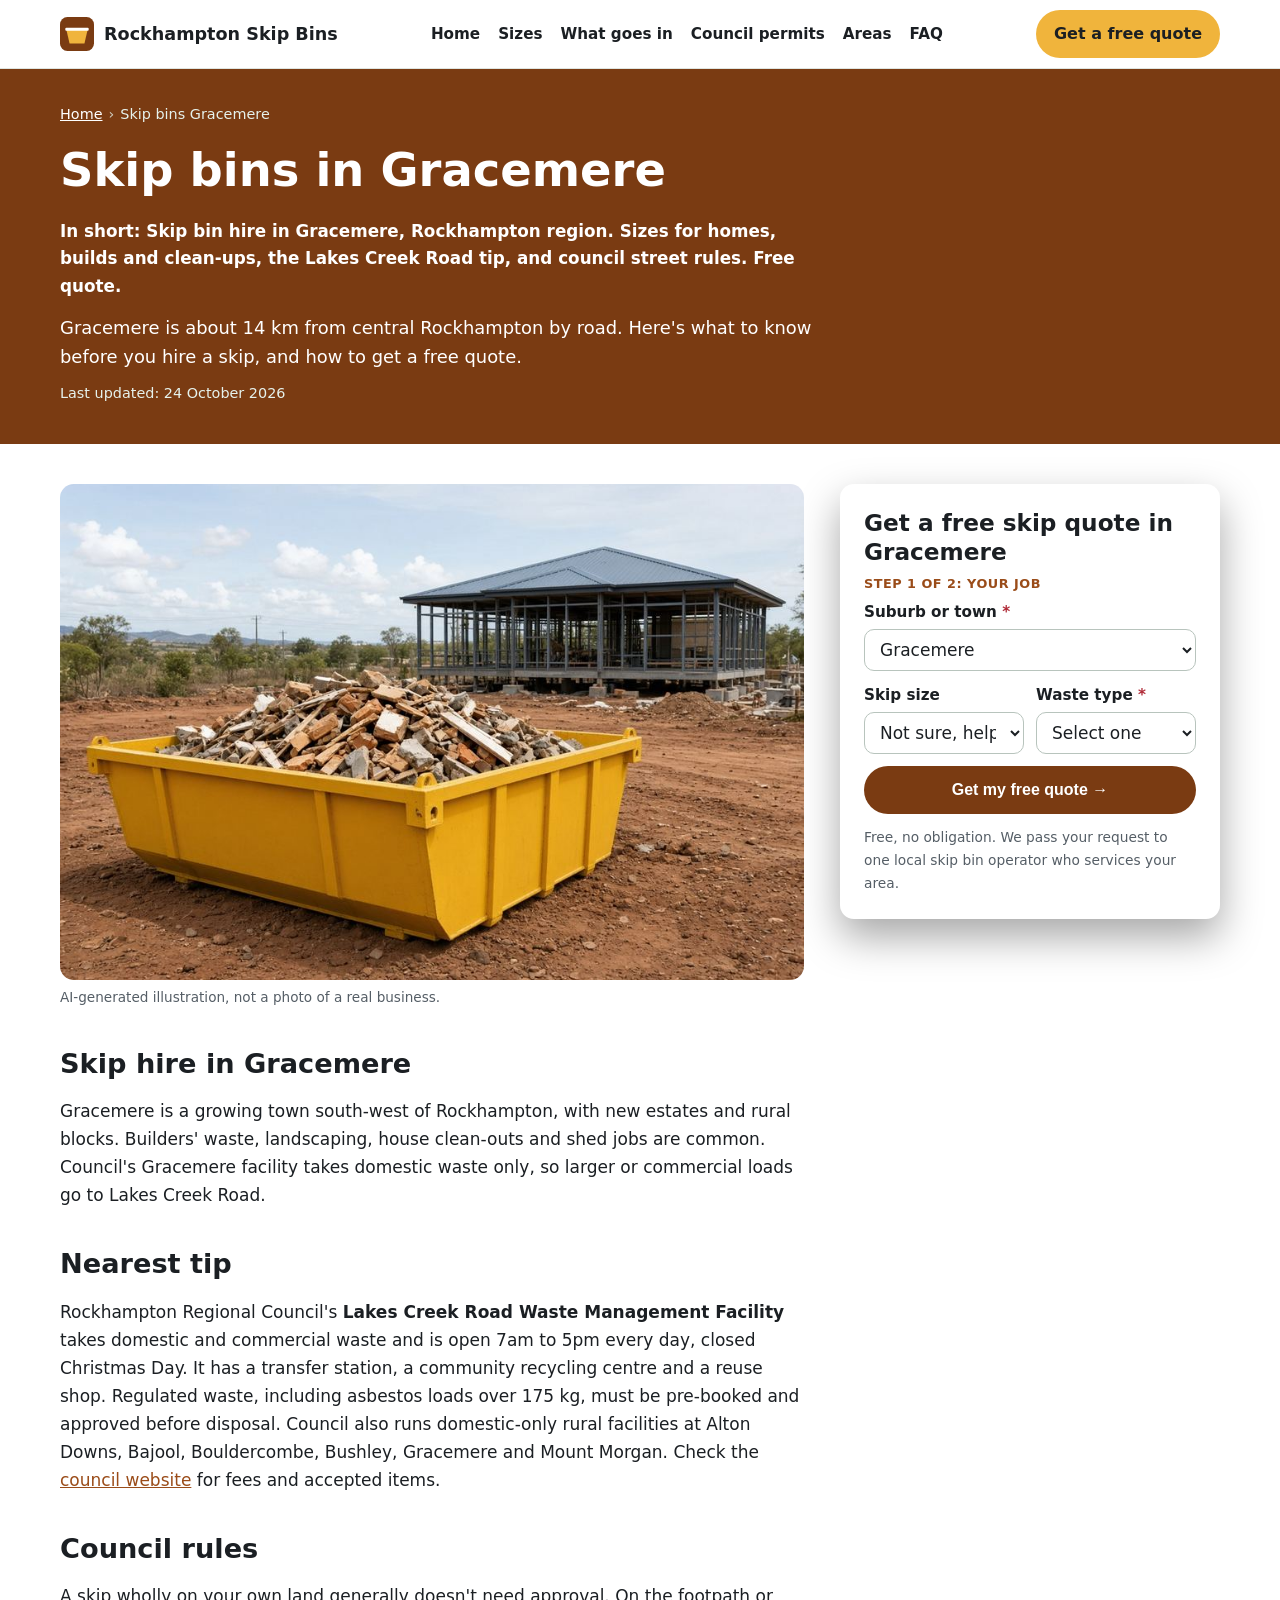
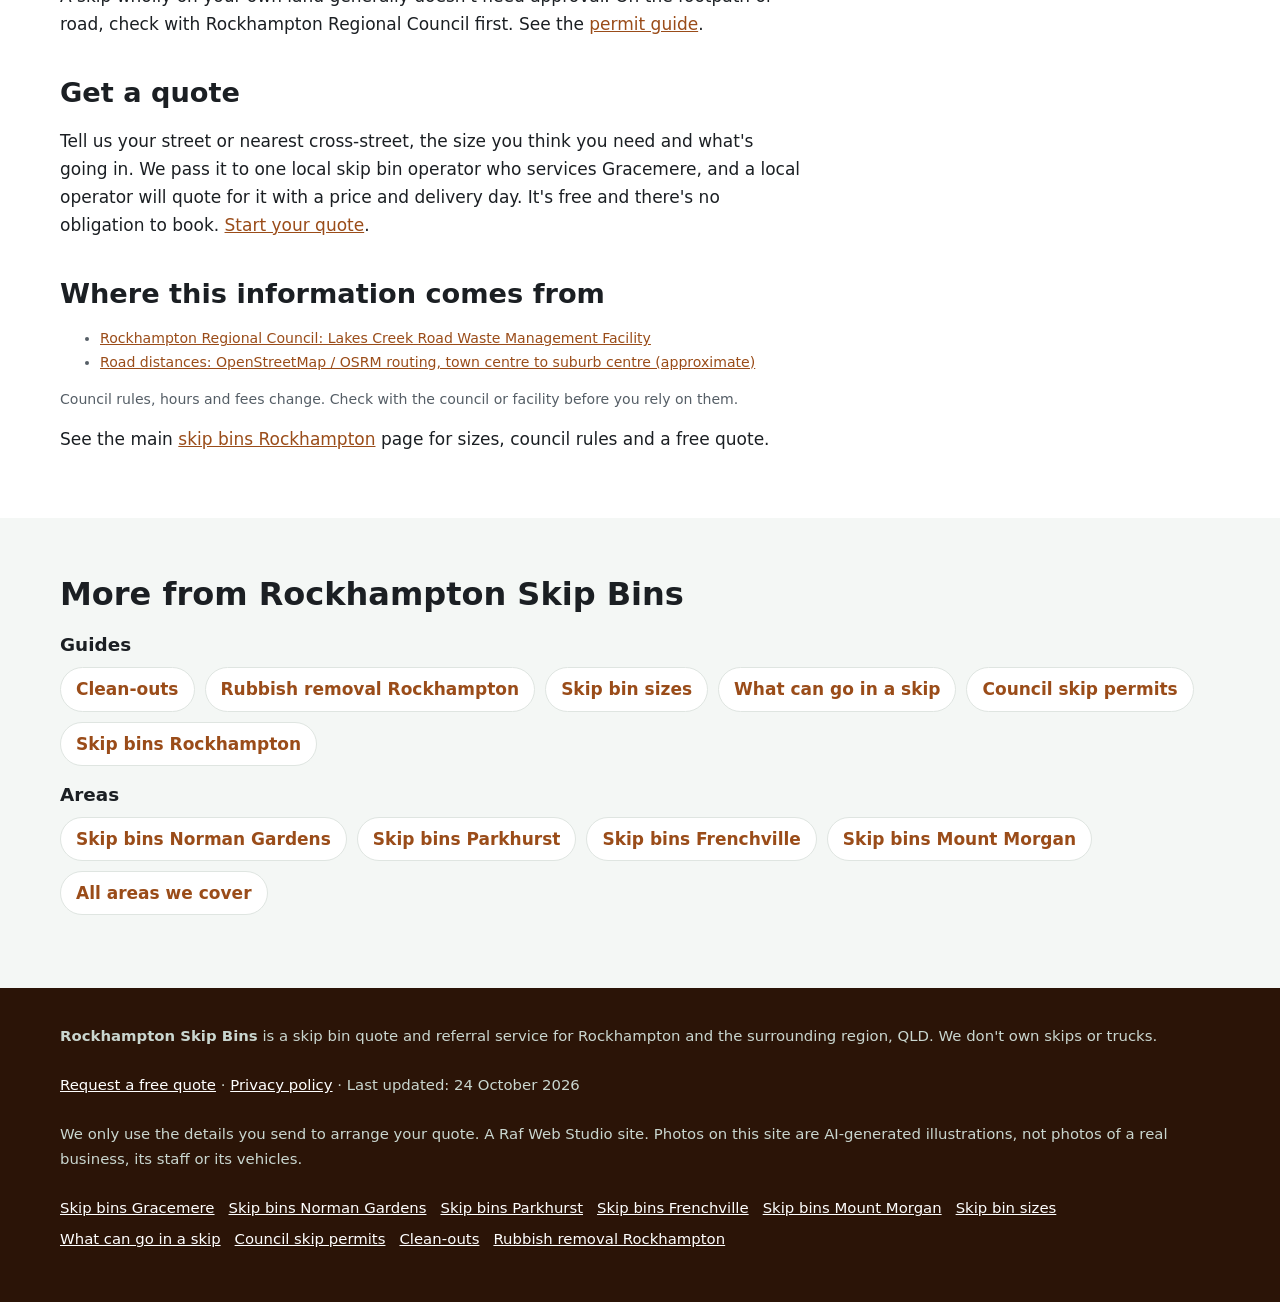
<file: skip-bins-gracemere/index.html>
<!doctype html>
<html lang="en-AU">
<head>
<meta charset="utf-8">
<!-- Search Console verification meta tag goes here once the property is created -->
<meta name="viewport" content="width=device-width, initial-scale=1">
<title>Skip Bins Gracemere | Free Skip Bin Hire Quotes, Gracemere QLD</title>
<meta name="description" content="Skip bin hire in Gracemere, Rockhampton region. Sizes for homes, builds and clean-ups, the Lakes Creek Road tip, and council street rules. Free quote.">
<link rel="canonical" href="https://rockhamptonskipbins.com/skip-bins-gracemere/">
<link rel="icon" href="/favicon.svg" type="image/svg+xml">
<meta name="theme-color" content="#7a3b12">
<meta property="og:type" content="article">
<meta property="og:locale" content="en_AU">
<meta property="og:site_name" content="Rockhampton Skip Bins">
<meta property="og:title" content="Skip Bins Gracemere | Free Skip Bin Hire Quotes, Gracemere QLD">
<meta property="og:description" content="Skip bin hire in Gracemere, Rockhampton region. Sizes for homes, builds and clean-ups, the Lakes Creek Road tip, and council street rules. Free quote.">
<meta property="og:url" content="https://rockhamptonskipbins.com/skip-bins-gracemere/">
<meta property="og:image" content="https://rockhamptonskipbins.com/img/hero.jpg">
<meta name="twitter:card" content="summary_large_image">
<script>document.documentElement.classList.add('js')</script>
<link rel="stylesheet" href="/styles.css">

<!-- Google tag (gtag.js) -->
<script async src="https://www.googletagmanager.com/gtag/js?id=G-1X8GPHE10D"></script>
<script>
  window.dataLayer = window.dataLayer || [];
  function gtag(){dataLayer.push(arguments);}
  gtag('js', new Date());
  gtag('config', 'G-1X8GPHE10D');
</script>

<script type="application/ld+json">
{
 "@context": "https://schema.org",
 "@type": "WebPage",
 "@id": "https://rockhamptonskipbins.com/skip-bins-gracemere/#webpage",
 "url": "https://rockhamptonskipbins.com/skip-bins-gracemere/",
 "name": "Skip Bins Gracemere | Free Skip Bin Hire Quotes, Gracemere QLD",
 "description": "Skip bin hire in Gracemere, Rockhampton region. Sizes for homes, builds and clean-ups, the Lakes Creek Road tip, and council street rules. Free quote.",
 "inLanguage": "en-AU",
 "dateModified": "2026-10-24",
 "isPartOf": {
  "@id": "https://rockhamptonskipbins.com/#website"
 }
}
</script>
<script type="application/ld+json">
{
 "@context": "https://schema.org",
 "@type": "BreadcrumbList",
 "itemListElement": [
  {
   "@type": "ListItem",
   "position": 1,
   "name": "Home",
   "item": "https://rockhamptonskipbins.com/"
  },
  {
   "@type": "ListItem",
   "position": 2,
   "name": "Skip bins Gracemere",
   "item": "https://rockhamptonskipbins.com/skip-bins-gracemere/"
  }
 ]
}
</script>
<script type="application/ld+json">
{
 "@context": "https://schema.org",
 "@type": "Service",
 "@id": "https://rockhamptonskipbins.com/skip-bins-gracemere/#service",
 "name": "Skip bin hire quotes in Gracemere",
 "serviceType": "Skip bin hire",
 "description": "Skip bin hire in Gracemere, Rockhampton region. Sizes for homes, builds and clean-ups, the Lakes Creek Road tip, and council street rules. Free quote.",
 "url": "https://rockhamptonskipbins.com/skip-bins-gracemere/",
 "provider": {
  "@type": "Organization",
  "name": "Rockhampton Skip Bins",
  "url": "https://rockhamptonskipbins.com/"
 },
 "areaServed": [
  {
   "@type": "Place",
   "name": "Gracemere, QLD"
  }
 ]
}
</script>
</head>
<body>
<a class="skip-link" href="#main">Skip to content</a>

<header class="site-header">
  <div class="wrap">
    <a class="brand" href="/" aria-label="Rockhampton Skip Bins home">
      <svg viewBox="0 0 64 64" aria-hidden="true"><rect width="64" height="64" rx="14" fill="#7a3b12"/><path d="M12 24h40l-6 26H18z" fill="#f0b43c"/><rect x="10" y="20" width="44" height="6" rx="2" fill="#fff"/></svg>
      Rockhampton Skip Bins
    </a>
    <nav class="nav" aria-label="Main">
      <a href="/">Home</a>
      <a href="/skip-bin-sizes/">Sizes</a>
      <a href="/what-can-go-in-a-skip/">What goes in</a>
      <a href="/skip-bin-council-permit/">Council permits</a>
      <a href="/#areas">Areas</a>
      <a href="/#faq">FAQ</a>
    </nav>
    <a class="btn btn-call header-call" href="#quote">Get a free quote</a>
  </div>
</header>

<main id="main">
<section class="page-hero" aria-labelledby="h1">
  <div class="wrap">
    <nav class="crumbs" aria-label="Breadcrumb"><ol><li><a href="https://rockhamptonskipbins.com/">Home</a></li><li aria-current="page">Skip bins Gracemere</li></ol></nav>
    <h1 id="h1">Skip bins in Gracemere</h1>
    <p class="summary">In short: Skip bin hire in Gracemere, Rockhampton region. Sizes for homes, builds and clean-ups, the Lakes Creek Road tip, and council street rules. Free quote.</p>
    <p class="lead">Gracemere is about 14 km from central Rockhampton by road. Here's what to know before you hire a skip, and how to get a free quote.</p>
    <p class="updated">Last updated: 24 October 2026</p>
  </div>
</section>
<div class="wrap page-grid">
  <article class="page-body">
<figure><img src="/img/card-build.jpg" width="900" height="600" style="aspect-ratio:3/2;object-fit:cover" alt="Illustration of a skip bin on a building site" decoding="async"><figcaption>AI-generated illustration, not a photo of a real business.</figcaption></figure>
<h2>Skip hire in Gracemere</h2>
<p>Gracemere is a growing town south-west of Rockhampton, with new estates and rural blocks. Builders' waste, landscaping, house clean-outs and shed jobs are common. Council's Gracemere facility takes domestic waste only, so larger or commercial loads go to Lakes Creek Road.</p>
<h2>Nearest tip</h2>
<p>Rockhampton Regional Council's <strong>Lakes Creek Road Waste Management Facility</strong> takes domestic and commercial waste and is open 7am to 5pm every day, closed Christmas Day. It has a transfer station, a community recycling centre and a reuse shop. Regulated waste, including asbestos loads over 175 kg, must be pre-booked and approved before disposal. Council also runs domestic-only rural facilities at Alton Downs, Bajool, Bouldercombe, Bushley, Gracemere and Mount Morgan. Check the <a href="https://www.rockhamptonregion.qld.gov.au/" rel="noopener">council website</a> for fees and accepted items.</p>
<h2>Council rules</h2>
<p>A skip wholly on your own land generally doesn't need approval. On the footpath or road, check with Rockhampton Regional Council first. See the <a href="/skip-bin-council-permit/">permit guide</a>.</p>
<h2>Get a quote</h2>
<p>Tell us your street or nearest cross-street, the size you think you need and what's going in. We pass it to one local skip bin operator who services Gracemere, and a local operator will quote for it with a price and delivery day. It's free and there's no obligation to book. <a href="#quote">Start your quote</a>.</p>
<h2>Where this information comes from</h2>
<ul class="sources"><li><a href="https://www.rockhamptonregion.qld.gov.au/CouncilServices/Rockhampton-Regional-Waste-and-Recycling/Landfill-and-Waste-Facilities/Lakes-Creek-Road-Waste-Management-Facility" rel="noopener">Rockhampton Regional Council: Lakes Creek Road Waste Management Facility</a></li><li><a href="https://www.openstreetmap.org/" rel="noopener">Road distances: OpenStreetMap / OSRM routing, town centre to suburb centre (approximate)</a></li></ul>
<p class="sources">Council rules, hours and fees change. Check with the council or facility before you rely on them.</p>

<p class="home-link">See the main <a href="/">skip bins Rockhampton</a> page for sizes, council rules and a free quote.</p>
  </article>
  <aside class="page-aside">
    <div class="hero-form-card" id="quote">
      <h2 id="quote-h">Get a free skip quote in Gracemere</h2>
      <form class="quote-form two-step" id="quote-form" action="https://formsubmit.co/quotes@rockhamptonskipbins.com" method="post" novalidate>
        <input type="hidden" name="_subject" value="New quote request – rockhamptonskipbins.com">
        <input type="hidden" name="_captcha" value="true">
        <input type="hidden" name="_template" value="table">
        <input type="hidden" name="_next" value="https://rockhamptonskipbins.com/thanks.html?lead=1">
        <input type="hidden" name="_autoresponse" value="Thanks for your skip bin request. We&#x27;ve received it and are passing it to a local operator, who&#x27;ll be in touch shortly with availability and a price.">
        <input type="text" name="_honey" style="display:none" tabindex="-1" autocomplete="off" aria-hidden="true">
        <input type="hidden" name="source" value="rockhamptonskipbins.com">
        <input type="hidden" name="page" value="/skip-bins-gracemere/">
        <fieldset class="step step-1">
          <legend class="step-label">Step 1 of 2: your job</legend>
          <div class="full"><label for="suburb">Suburb or town <span class="req" aria-hidden="true">*</span></label>
            <select id="suburb" name="suburb" required><option value="">Choose your suburb</option><option>Rockhampton City</option><option>Allenstown</option><option>Wandal</option><option>West Rockhampton</option><option>The Range</option><option>Depot Hill</option><option>Park Avenue</option><option>Berserker</option><option>Frenchville</option><option>Koongal</option><option>Lakes Creek</option><option>Kawana</option><option>Norman Gardens</option><option>Parkhurst</option><option selected>Gracemere</option><option>Bouldercombe</option><option>Alton Downs</option><option>Mount Morgan</option><option value="Other">Other (tell us below)</option></select></div>
          <div class="full other-wrap"><label for="suburb_other">Other suburb or town</label><input id="suburb_other" name="suburb_other" type="text" autocomplete="address-level2"></div>
          <div><label for="size">Skip size</label>
            <select id="size" name="skip_size"><option value="Not sure">Not sure, help me choose</option><option>Skip bag (about 1 m³)</option><option>2 m³</option><option>3 m³</option><option>4 m³</option><option>6 m³</option><option>8 m³</option><option>9 m³</option><option>10–12 m³</option><option>Larger / hook-lift</option></select></div>
          <div><label for="waste">Waste type <span class="req" aria-hidden="true">*</span></label>
            <select id="waste" name="waste_type" required><option value="">Select one</option><option>General household</option><option>Green waste</option><option>Mixed renovation / building</option><option>Soil, concrete or bricks</option><option>Mixed, not sure</option><option>May contain asbestos</option></select></div>
          <div class="full js-only"><button class="btn btn-primary btn-block" type="button" id="to-step-2">Get my free quote →</button></div>
          <p class="microcopy full">Free, no obligation. We pass your request to one local skip bin operator who services your area.</p>
          <p class="form-error full" id="step1-error" role="alert" hidden>Please choose your suburb and waste type.</p>
        </fieldset>
        <fieldset class="step step-2" id="step-2">
          <legend class="step-label">Step 2 of 2: your details</legend>
          <div><label for="name">Name <span class="req" aria-hidden="true">*</span></label><input id="name" name="name" type="text" autocomplete="name" required></div>
          <div><label for="phone">Phone <span class="req" aria-hidden="true">*</span></label><input id="phone" name="phone" type="tel" autocomplete="tel" inputmode="tel" required></div>
          <div><label for="email">Email</label><input id="email" name="email" type="email" autocomplete="email"></div>
          <div><label for="date">Delivery date</label><input id="date" name="preferred_date" type="date"></div>
          <div class="full"><label for="message">Anything else?</label><textarea id="message" name="message" rows="2" placeholder="e.g. Queenslander reno, flood clean-up, new build in Parkhurst, 7 days"></textarea></div>
          <p class="consent full">By sending this form you agree we can share your details with one local skip bin operator so they can quote for your job. See our <a href="/privacy.html">privacy policy</a>.</p>
          <div class="full step2-actions"><button class="btn btn-primary" type="submit">Send my quote request</button><button class="btn-link js-only" type="button" id="back-1">← Back</button></div>
        </fieldset>
      </form>
    </div>
  </aside>
</div>
<section class="alt" aria-labelledby="more-h">
  <div class="wrap">
    <h2 id="more-h">More from Rockhampton Skip Bins</h2>
    <h3>Guides</h3>
    <ul class="link-list"><li><a href="/clean-outs/">Clean-outs</a></li><li><a href="/rubbish-removal-rockhampton/">Rubbish removal Rockhampton</a></li><li><a href="/skip-bin-sizes/">Skip bin sizes</a></li><li><a href="/what-can-go-in-a-skip/">What can go in a skip</a></li><li><a href="/skip-bin-council-permit/">Council skip permits</a></li><li><a href="/">Skip bins Rockhampton</a></li></ul>
    <h3>Areas</h3>
    <ul class="link-list"><li><a href="/skip-bins-norman-gardens/">Skip bins Norman Gardens</a></li><li><a href="/skip-bins-parkhurst/">Skip bins Parkhurst</a></li><li><a href="/skip-bins-frenchville/">Skip bins Frenchville</a></li><li><a href="/skip-bins-mount-morgan/">Skip bins Mount Morgan</a></li><li><a href="/#areas">All areas we cover</a></li></ul>
  </div>
</section>
</main>

<footer class="site-footer">
  <div class="wrap">
    <p><strong>Rockhampton Skip Bins</strong> is a skip bin quote and referral service for Rockhampton and the surrounding region, QLD. We don't own skips or trucks.</p>
    <p><a href="#quote">Request a free quote</a> · <a href="/privacy.html">Privacy policy</a> · Last updated: 24 October 2026</p>
    <p>We only use the details you send to arrange your quote. A Raf Web Studio site. Photos on this site are AI-generated illustrations, not photos of a real business, its staff or its vehicles.</p>
    <p class="footer-links"><a href="/skip-bins-gracemere/">Skip bins Gracemere</a> <a href="/skip-bins-norman-gardens/">Skip bins Norman Gardens</a> <a href="/skip-bins-parkhurst/">Skip bins Parkhurst</a> <a href="/skip-bins-frenchville/">Skip bins Frenchville</a> <a href="/skip-bins-mount-morgan/">Skip bins Mount Morgan</a> <a href="/skip-bin-sizes/">Skip bin sizes</a> <a href="/what-can-go-in-a-skip/">What can go in a skip</a> <a href="/skip-bin-council-permit/">Council skip permits</a> <a href="/clean-outs/">Clean-outs</a> <a href="/rubbish-removal-rockhampton/">Rubbish removal Rockhampton</a></p>
  </div>
</footer>

<div class="mobile-call" aria-label="Quick contact">
  <a class="btn btn-call" href="#quote">Get a free quote</a>
</div>
<script src="/form.js" defer></script>
</body>
</html>
</file>
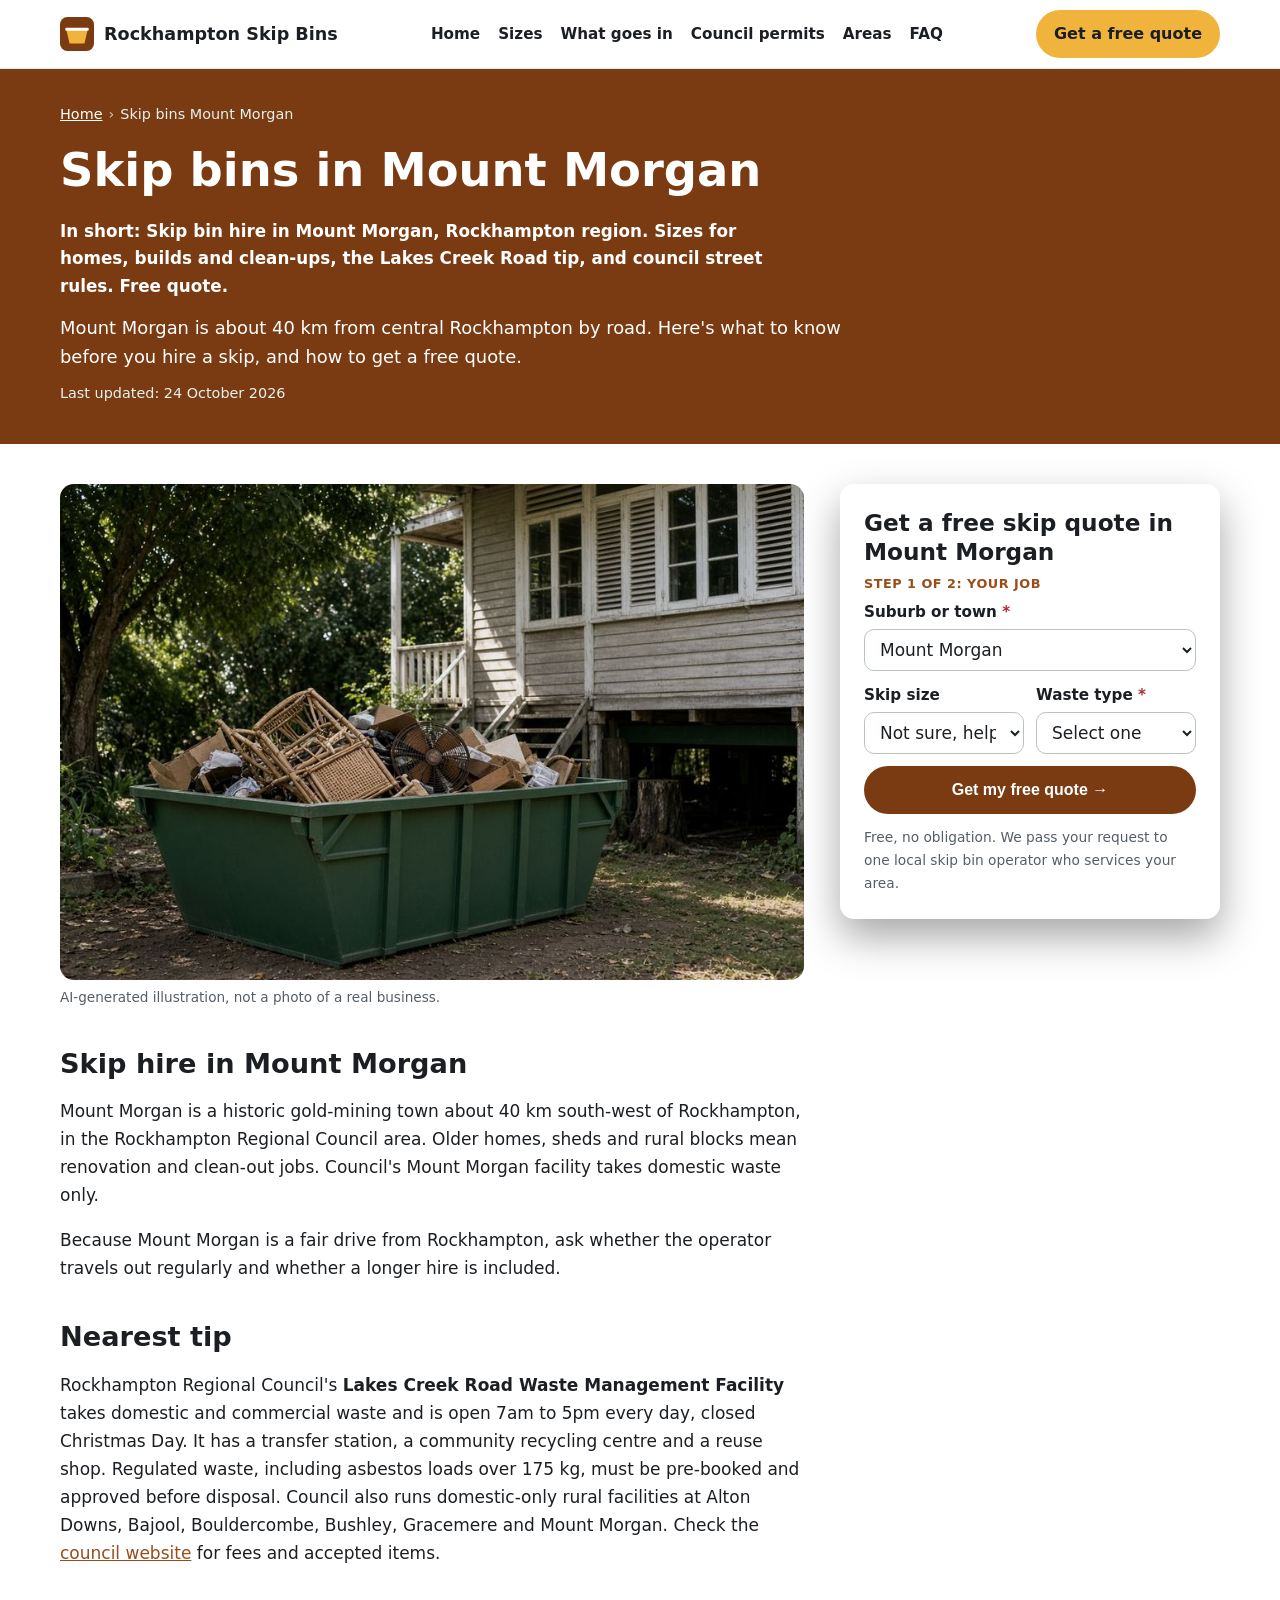
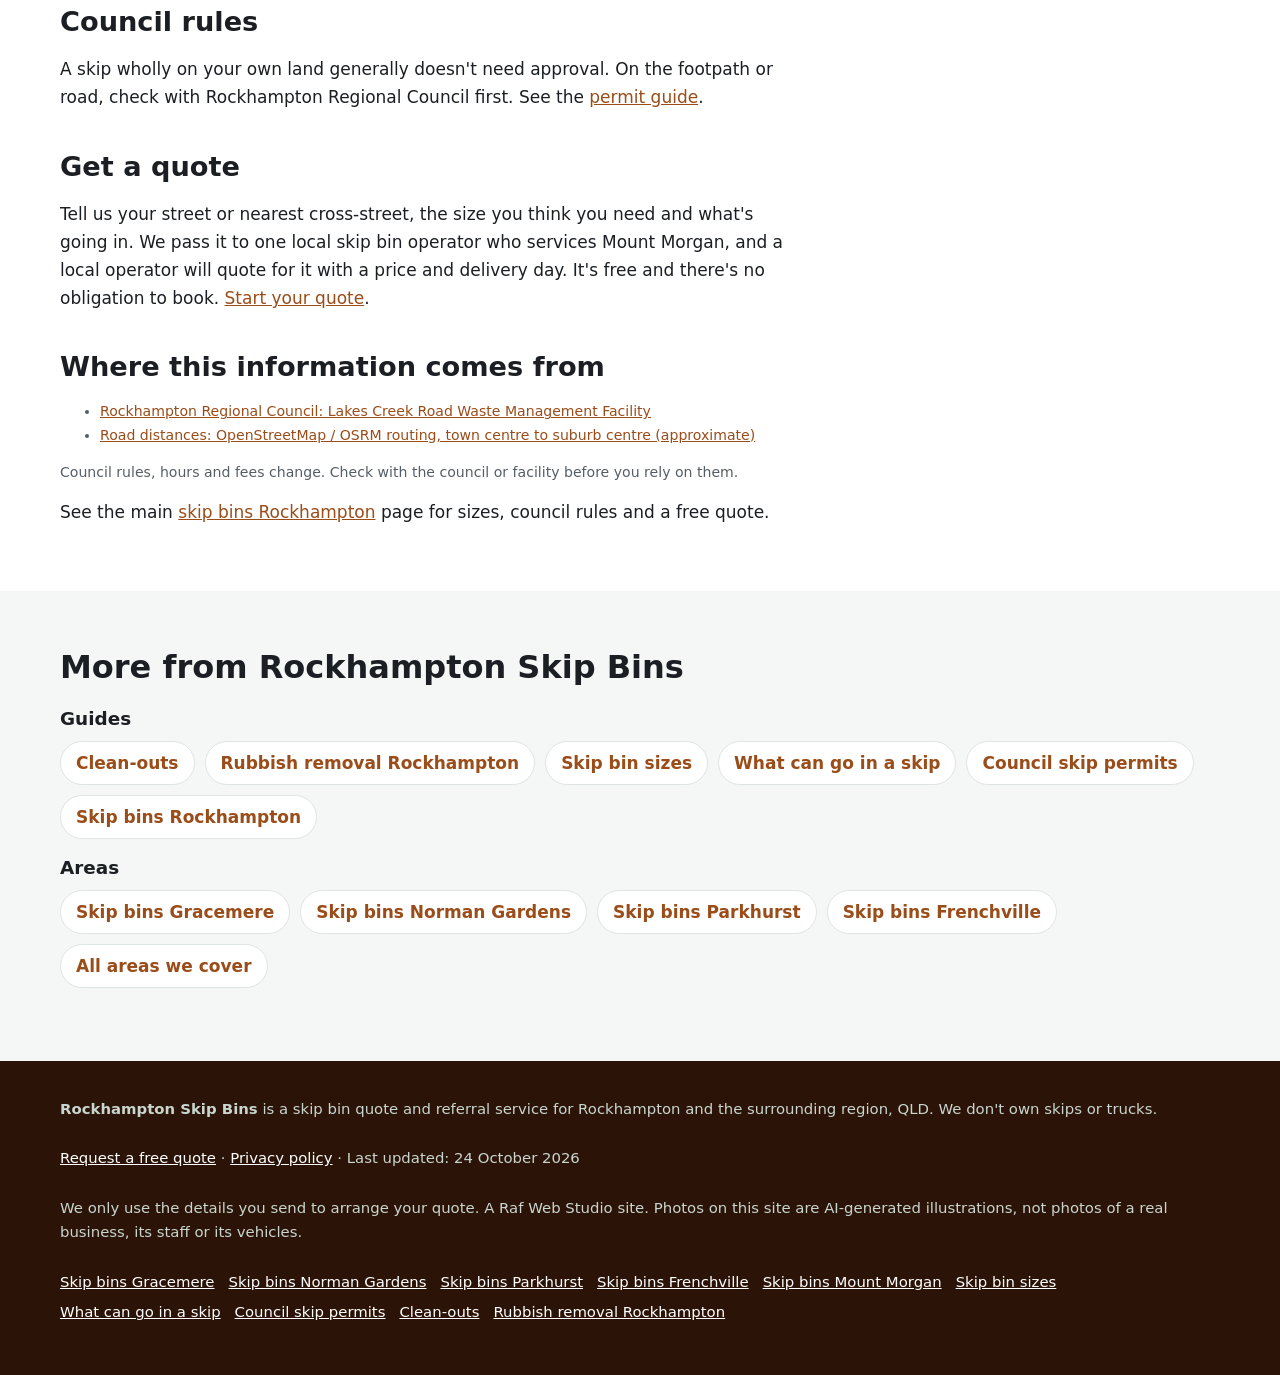
<file: skip-bins-mount-morgan/index.html>
<!doctype html>
<html lang="en-AU">
<head>
<meta charset="utf-8">
<!-- Search Console verification meta tag goes here once the property is created -->
<meta name="viewport" content="width=device-width, initial-scale=1">
<title>Skip Bins Mount Morgan | Free Skip Bin Hire Quotes, Mount Morgan QLD</title>
<meta name="description" content="Skip bin hire in Mount Morgan, Rockhampton region. Sizes for homes, builds and clean-ups, the Lakes Creek Road tip, and council street rules. Free quote.">
<link rel="canonical" href="https://rockhamptonskipbins.com/skip-bins-mount-morgan/">
<link rel="icon" href="/favicon.svg" type="image/svg+xml">
<meta name="theme-color" content="#7a3b12">
<meta property="og:type" content="article">
<meta property="og:locale" content="en_AU">
<meta property="og:site_name" content="Rockhampton Skip Bins">
<meta property="og:title" content="Skip Bins Mount Morgan | Free Skip Bin Hire Quotes, Mount Morgan QLD">
<meta property="og:description" content="Skip bin hire in Mount Morgan, Rockhampton region. Sizes for homes, builds and clean-ups, the Lakes Creek Road tip, and council street rules. Free quote.">
<meta property="og:url" content="https://rockhamptonskipbins.com/skip-bins-mount-morgan/">
<meta property="og:image" content="https://rockhamptonskipbins.com/img/hero.jpg">
<meta name="twitter:card" content="summary_large_image">
<script>document.documentElement.classList.add('js')</script>
<link rel="stylesheet" href="/styles.css">

<!-- Google tag (gtag.js) -->
<script async src="https://www.googletagmanager.com/gtag/js?id=G-1X8GPHE10D"></script>
<script>
  window.dataLayer = window.dataLayer || [];
  function gtag(){dataLayer.push(arguments);}
  gtag('js', new Date());
  gtag('config', 'G-1X8GPHE10D');
</script>

<script type="application/ld+json">
{
 "@context": "https://schema.org",
 "@type": "WebPage",
 "@id": "https://rockhamptonskipbins.com/skip-bins-mount-morgan/#webpage",
 "url": "https://rockhamptonskipbins.com/skip-bins-mount-morgan/",
 "name": "Skip Bins Mount Morgan | Free Skip Bin Hire Quotes, Mount Morgan QLD",
 "description": "Skip bin hire in Mount Morgan, Rockhampton region. Sizes for homes, builds and clean-ups, the Lakes Creek Road tip, and council street rules. Free quote.",
 "inLanguage": "en-AU",
 "dateModified": "2026-10-24",
 "isPartOf": {
  "@id": "https://rockhamptonskipbins.com/#website"
 }
}
</script>
<script type="application/ld+json">
{
 "@context": "https://schema.org",
 "@type": "BreadcrumbList",
 "itemListElement": [
  {
   "@type": "ListItem",
   "position": 1,
   "name": "Home",
   "item": "https://rockhamptonskipbins.com/"
  },
  {
   "@type": "ListItem",
   "position": 2,
   "name": "Skip bins Mount Morgan",
   "item": "https://rockhamptonskipbins.com/skip-bins-mount-morgan/"
  }
 ]
}
</script>
<script type="application/ld+json">
{
 "@context": "https://schema.org",
 "@type": "Service",
 "@id": "https://rockhamptonskipbins.com/skip-bins-mount-morgan/#service",
 "name": "Skip bin hire quotes in Mount Morgan",
 "serviceType": "Skip bin hire",
 "description": "Skip bin hire in Mount Morgan, Rockhampton region. Sizes for homes, builds and clean-ups, the Lakes Creek Road tip, and council street rules. Free quote.",
 "url": "https://rockhamptonskipbins.com/skip-bins-mount-morgan/",
 "provider": {
  "@type": "Organization",
  "name": "Rockhampton Skip Bins",
  "url": "https://rockhamptonskipbins.com/"
 },
 "areaServed": [
  {
   "@type": "Place",
   "name": "Mount Morgan, QLD"
  }
 ]
}
</script>
</head>
<body>
<a class="skip-link" href="#main">Skip to content</a>

<header class="site-header">
  <div class="wrap">
    <a class="brand" href="/" aria-label="Rockhampton Skip Bins home">
      <svg viewBox="0 0 64 64" aria-hidden="true"><rect width="64" height="64" rx="14" fill="#7a3b12"/><path d="M12 24h40l-6 26H18z" fill="#f0b43c"/><rect x="10" y="20" width="44" height="6" rx="2" fill="#fff"/></svg>
      Rockhampton Skip Bins
    </a>
    <nav class="nav" aria-label="Main">
      <a href="/">Home</a>
      <a href="/skip-bin-sizes/">Sizes</a>
      <a href="/what-can-go-in-a-skip/">What goes in</a>
      <a href="/skip-bin-council-permit/">Council permits</a>
      <a href="/#areas">Areas</a>
      <a href="/#faq">FAQ</a>
    </nav>
    <a class="btn btn-call header-call" href="#quote">Get a free quote</a>
  </div>
</header>

<main id="main">
<section class="page-hero" aria-labelledby="h1">
  <div class="wrap">
    <nav class="crumbs" aria-label="Breadcrumb"><ol><li><a href="https://rockhamptonskipbins.com/">Home</a></li><li aria-current="page">Skip bins Mount Morgan</li></ol></nav>
    <h1 id="h1">Skip bins in Mount Morgan</h1>
    <p class="summary">In short: Skip bin hire in Mount Morgan, Rockhampton region. Sizes for homes, builds and clean-ups, the Lakes Creek Road tip, and council street rules. Free quote.</p>
    <p class="lead">Mount Morgan is about 40 km from central Rockhampton by road. Here's what to know before you hire a skip, and how to get a free quote.</p>
    <p class="updated">Last updated: 24 October 2026</p>
  </div>
</section>
<div class="wrap page-grid">
  <article class="page-body">
<figure><img src="/img/card-home.jpg" width="900" height="600" style="aspect-ratio:3/2;object-fit:cover" alt="Illustration of a skip bin outside an older home" decoding="async"><figcaption>AI-generated illustration, not a photo of a real business.</figcaption></figure>
<h2>Skip hire in Mount Morgan</h2>
<p>Mount Morgan is a historic gold-mining town about 40 km south-west of Rockhampton, in the Rockhampton Regional Council area. Older homes, sheds and rural blocks mean renovation and clean-out jobs. Council's Mount Morgan facility takes domestic waste only.</p><p>Because Mount Morgan is a fair drive from Rockhampton, ask whether the operator travels out regularly and whether a longer hire is included.</p>
<h2>Nearest tip</h2>
<p>Rockhampton Regional Council's <strong>Lakes Creek Road Waste Management Facility</strong> takes domestic and commercial waste and is open 7am to 5pm every day, closed Christmas Day. It has a transfer station, a community recycling centre and a reuse shop. Regulated waste, including asbestos loads over 175 kg, must be pre-booked and approved before disposal. Council also runs domestic-only rural facilities at Alton Downs, Bajool, Bouldercombe, Bushley, Gracemere and Mount Morgan. Check the <a href="https://www.rockhamptonregion.qld.gov.au/" rel="noopener">council website</a> for fees and accepted items.</p>
<h2>Council rules</h2>
<p>A skip wholly on your own land generally doesn't need approval. On the footpath or road, check with Rockhampton Regional Council first. See the <a href="/skip-bin-council-permit/">permit guide</a>.</p>
<h2>Get a quote</h2>
<p>Tell us your street or nearest cross-street, the size you think you need and what's going in. We pass it to one local skip bin operator who services Mount Morgan, and a local operator will quote for it with a price and delivery day. It's free and there's no obligation to book. <a href="#quote">Start your quote</a>.</p>
<h2>Where this information comes from</h2>
<ul class="sources"><li><a href="https://www.rockhamptonregion.qld.gov.au/CouncilServices/Rockhampton-Regional-Waste-and-Recycling/Landfill-and-Waste-Facilities/Lakes-Creek-Road-Waste-Management-Facility" rel="noopener">Rockhampton Regional Council: Lakes Creek Road Waste Management Facility</a></li><li><a href="https://www.openstreetmap.org/" rel="noopener">Road distances: OpenStreetMap / OSRM routing, town centre to suburb centre (approximate)</a></li></ul>
<p class="sources">Council rules, hours and fees change. Check with the council or facility before you rely on them.</p>

<p class="home-link">See the main <a href="/">skip bins Rockhampton</a> page for sizes, council rules and a free quote.</p>
  </article>
  <aside class="page-aside">
    <div class="hero-form-card" id="quote">
      <h2 id="quote-h">Get a free skip quote in Mount Morgan</h2>
      <form class="quote-form two-step" id="quote-form" action="https://formsubmit.co/quotes@rockhamptonskipbins.com" method="post" novalidate>
        <input type="hidden" name="_subject" value="New quote request – rockhamptonskipbins.com">
        <input type="hidden" name="_captcha" value="true">
        <input type="hidden" name="_template" value="table">
        <input type="hidden" name="_next" value="https://rockhamptonskipbins.com/thanks.html?lead=1">
        <input type="hidden" name="_autoresponse" value="Thanks for your skip bin request. We&#x27;ve received it and are passing it to a local operator, who&#x27;ll be in touch shortly with availability and a price.">
        <input type="text" name="_honey" style="display:none" tabindex="-1" autocomplete="off" aria-hidden="true">
        <input type="hidden" name="source" value="rockhamptonskipbins.com">
        <input type="hidden" name="page" value="/skip-bins-mount-morgan/">
        <fieldset class="step step-1">
          <legend class="step-label">Step 1 of 2: your job</legend>
          <div class="full"><label for="suburb">Suburb or town <span class="req" aria-hidden="true">*</span></label>
            <select id="suburb" name="suburb" required><option value="">Choose your suburb</option><option>Rockhampton City</option><option>Allenstown</option><option>Wandal</option><option>West Rockhampton</option><option>The Range</option><option>Depot Hill</option><option>Park Avenue</option><option>Berserker</option><option>Frenchville</option><option>Koongal</option><option>Lakes Creek</option><option>Kawana</option><option>Norman Gardens</option><option>Parkhurst</option><option>Gracemere</option><option>Bouldercombe</option><option>Alton Downs</option><option selected>Mount Morgan</option><option value="Other">Other (tell us below)</option></select></div>
          <div class="full other-wrap"><label for="suburb_other">Other suburb or town</label><input id="suburb_other" name="suburb_other" type="text" autocomplete="address-level2"></div>
          <div><label for="size">Skip size</label>
            <select id="size" name="skip_size"><option value="Not sure">Not sure, help me choose</option><option>Skip bag (about 1 m³)</option><option>2 m³</option><option>3 m³</option><option>4 m³</option><option>6 m³</option><option>8 m³</option><option>9 m³</option><option>10–12 m³</option><option>Larger / hook-lift</option></select></div>
          <div><label for="waste">Waste type <span class="req" aria-hidden="true">*</span></label>
            <select id="waste" name="waste_type" required><option value="">Select one</option><option>General household</option><option>Green waste</option><option>Mixed renovation / building</option><option>Soil, concrete or bricks</option><option>Mixed, not sure</option><option>May contain asbestos</option></select></div>
          <div class="full js-only"><button class="btn btn-primary btn-block" type="button" id="to-step-2">Get my free quote →</button></div>
          <p class="microcopy full">Free, no obligation. We pass your request to one local skip bin operator who services your area.</p>
          <p class="form-error full" id="step1-error" role="alert" hidden>Please choose your suburb and waste type.</p>
        </fieldset>
        <fieldset class="step step-2" id="step-2">
          <legend class="step-label">Step 2 of 2: your details</legend>
          <div><label for="name">Name <span class="req" aria-hidden="true">*</span></label><input id="name" name="name" type="text" autocomplete="name" required></div>
          <div><label for="phone">Phone <span class="req" aria-hidden="true">*</span></label><input id="phone" name="phone" type="tel" autocomplete="tel" inputmode="tel" required></div>
          <div><label for="email">Email</label><input id="email" name="email" type="email" autocomplete="email"></div>
          <div><label for="date">Delivery date</label><input id="date" name="preferred_date" type="date"></div>
          <div class="full"><label for="message">Anything else?</label><textarea id="message" name="message" rows="2" placeholder="e.g. Queenslander reno, flood clean-up, new build in Parkhurst, 7 days"></textarea></div>
          <p class="consent full">By sending this form you agree we can share your details with one local skip bin operator so they can quote for your job. See our <a href="/privacy.html">privacy policy</a>.</p>
          <div class="full step2-actions"><button class="btn btn-primary" type="submit">Send my quote request</button><button class="btn-link js-only" type="button" id="back-1">← Back</button></div>
        </fieldset>
      </form>
    </div>
  </aside>
</div>
<section class="alt" aria-labelledby="more-h">
  <div class="wrap">
    <h2 id="more-h">More from Rockhampton Skip Bins</h2>
    <h3>Guides</h3>
    <ul class="link-list"><li><a href="/clean-outs/">Clean-outs</a></li><li><a href="/rubbish-removal-rockhampton/">Rubbish removal Rockhampton</a></li><li><a href="/skip-bin-sizes/">Skip bin sizes</a></li><li><a href="/what-can-go-in-a-skip/">What can go in a skip</a></li><li><a href="/skip-bin-council-permit/">Council skip permits</a></li><li><a href="/">Skip bins Rockhampton</a></li></ul>
    <h3>Areas</h3>
    <ul class="link-list"><li><a href="/skip-bins-gracemere/">Skip bins Gracemere</a></li><li><a href="/skip-bins-norman-gardens/">Skip bins Norman Gardens</a></li><li><a href="/skip-bins-parkhurst/">Skip bins Parkhurst</a></li><li><a href="/skip-bins-frenchville/">Skip bins Frenchville</a></li><li><a href="/#areas">All areas we cover</a></li></ul>
  </div>
</section>
</main>

<footer class="site-footer">
  <div class="wrap">
    <p><strong>Rockhampton Skip Bins</strong> is a skip bin quote and referral service for Rockhampton and the surrounding region, QLD. We don't own skips or trucks.</p>
    <p><a href="#quote">Request a free quote</a> · <a href="/privacy.html">Privacy policy</a> · Last updated: 24 October 2026</p>
    <p>We only use the details you send to arrange your quote. A Raf Web Studio site. Photos on this site are AI-generated illustrations, not photos of a real business, its staff or its vehicles.</p>
    <p class="footer-links"><a href="/skip-bins-gracemere/">Skip bins Gracemere</a> <a href="/skip-bins-norman-gardens/">Skip bins Norman Gardens</a> <a href="/skip-bins-parkhurst/">Skip bins Parkhurst</a> <a href="/skip-bins-frenchville/">Skip bins Frenchville</a> <a href="/skip-bins-mount-morgan/">Skip bins Mount Morgan</a> <a href="/skip-bin-sizes/">Skip bin sizes</a> <a href="/what-can-go-in-a-skip/">What can go in a skip</a> <a href="/skip-bin-council-permit/">Council skip permits</a> <a href="/clean-outs/">Clean-outs</a> <a href="/rubbish-removal-rockhampton/">Rubbish removal Rockhampton</a></p>
  </div>
</footer>

<div class="mobile-call" aria-label="Quick contact">
  <a class="btn btn-call" href="#quote">Get a free quote</a>
</div>
<script src="/form.js" defer></script>
</body>
</html>
</file>
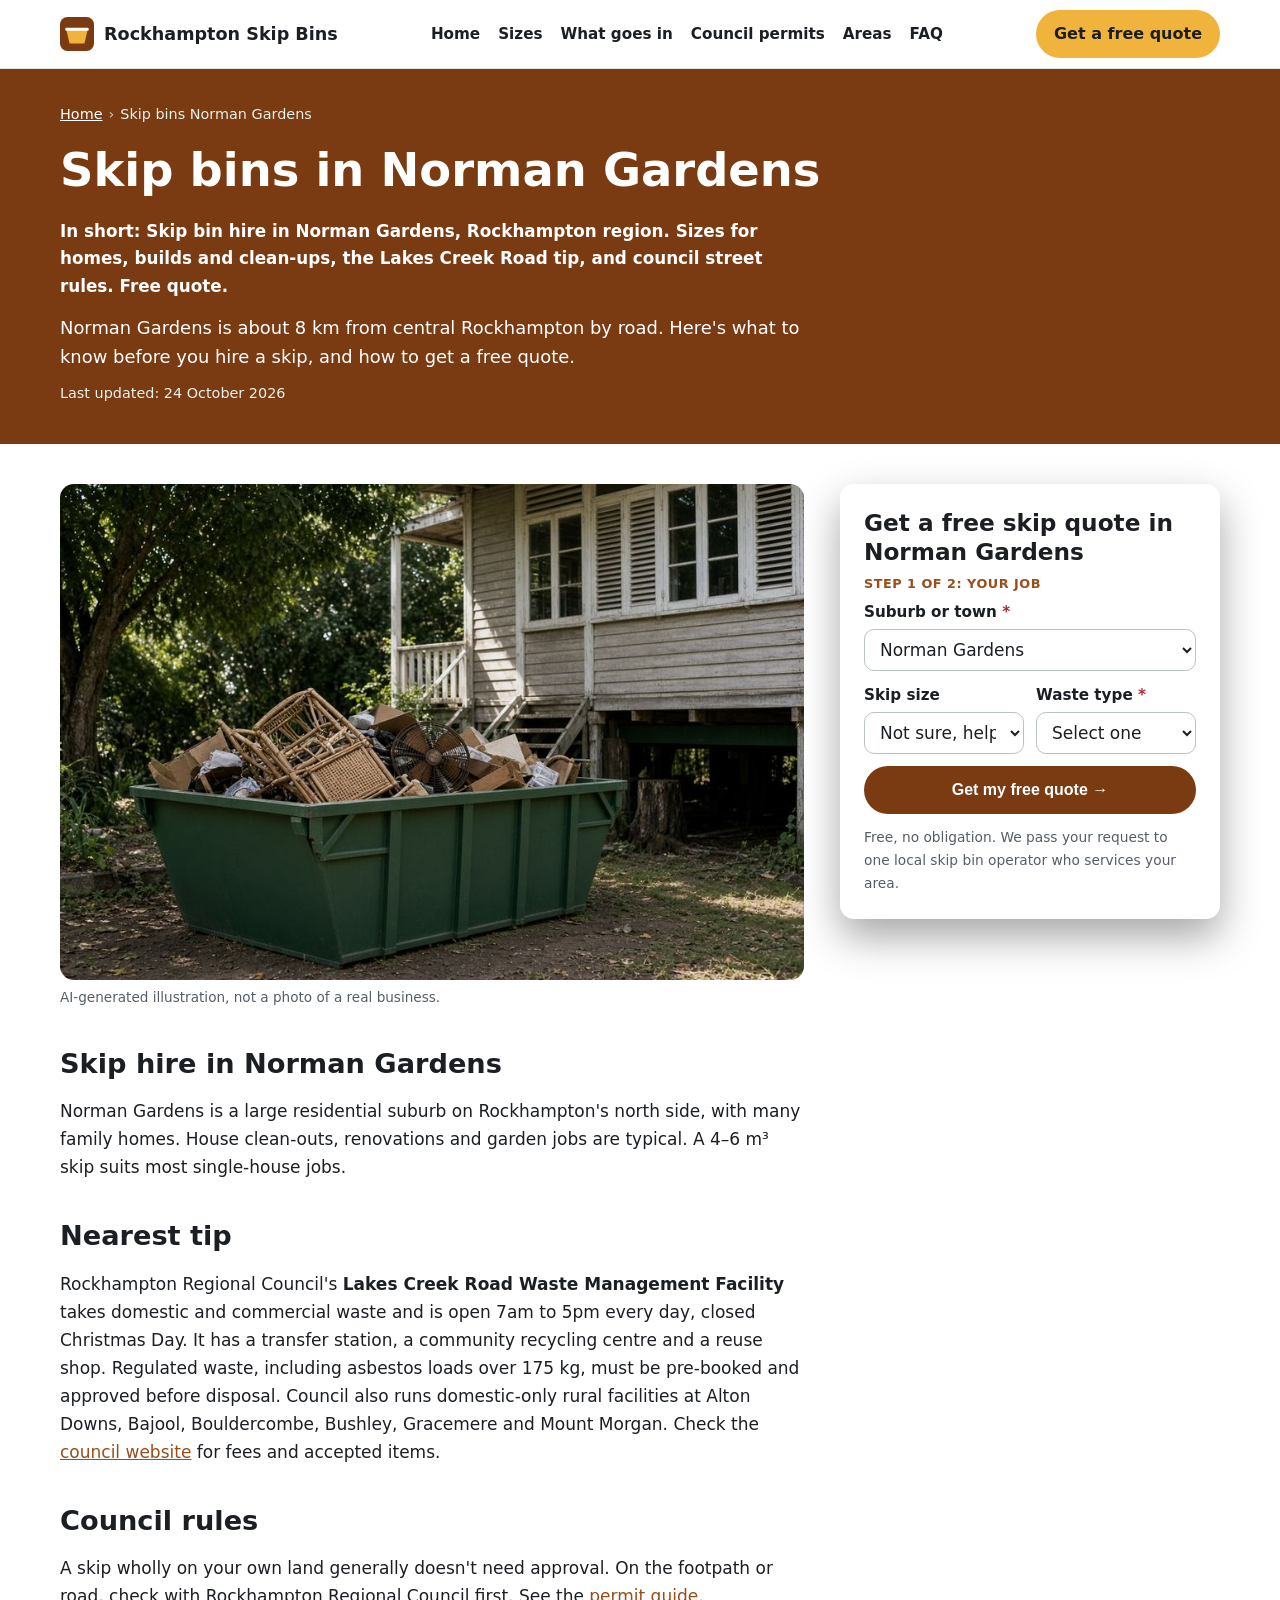
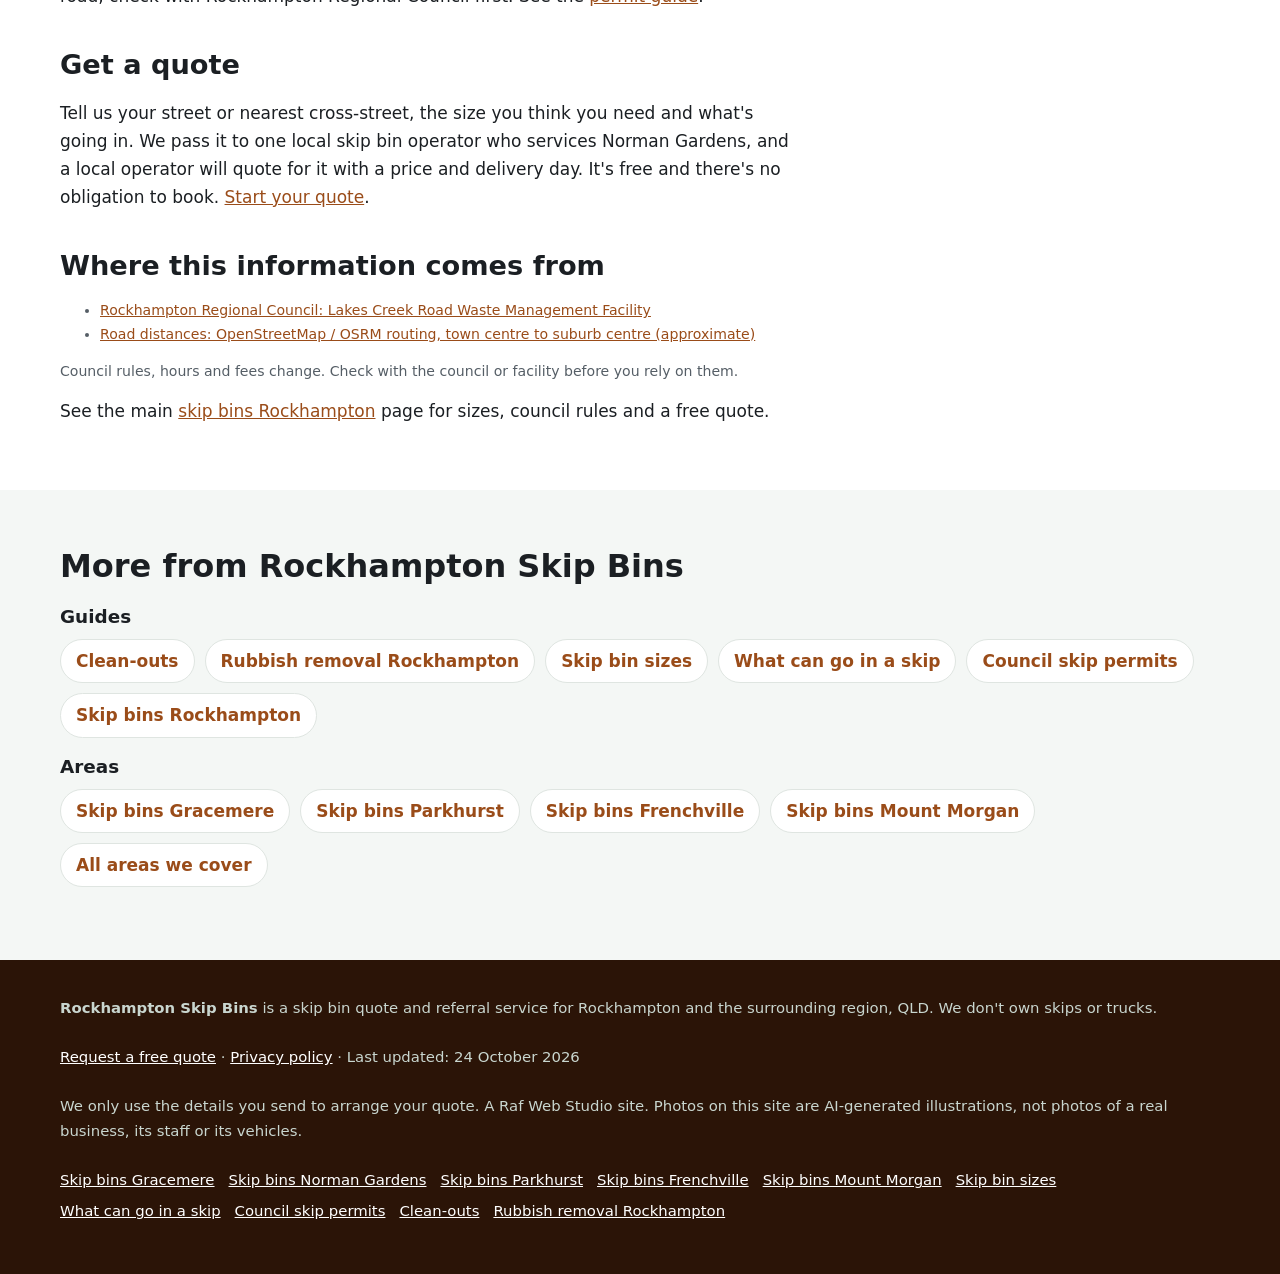
<file: skip-bins-norman-gardens/index.html>
<!doctype html>
<html lang="en-AU">
<head>
<meta charset="utf-8">
<!-- Search Console verification meta tag goes here once the property is created -->
<meta name="viewport" content="width=device-width, initial-scale=1">
<title>Skip Bins Norman Gardens | Free Skip Bin Hire Quotes, Norman Gardens QLD</title>
<meta name="description" content="Skip bin hire in Norman Gardens, Rockhampton region. Sizes for homes, builds and clean-ups, the Lakes Creek Road tip, and council street rules. Free quote.">
<link rel="canonical" href="https://rockhamptonskipbins.com/skip-bins-norman-gardens/">
<link rel="icon" href="/favicon.svg" type="image/svg+xml">
<meta name="theme-color" content="#7a3b12">
<meta property="og:type" content="article">
<meta property="og:locale" content="en_AU">
<meta property="og:site_name" content="Rockhampton Skip Bins">
<meta property="og:title" content="Skip Bins Norman Gardens | Free Skip Bin Hire Quotes, Norman Gardens QLD">
<meta property="og:description" content="Skip bin hire in Norman Gardens, Rockhampton region. Sizes for homes, builds and clean-ups, the Lakes Creek Road tip, and council street rules. Free quote.">
<meta property="og:url" content="https://rockhamptonskipbins.com/skip-bins-norman-gardens/">
<meta property="og:image" content="https://rockhamptonskipbins.com/img/hero.jpg">
<meta name="twitter:card" content="summary_large_image">
<script>document.documentElement.classList.add('js')</script>
<link rel="stylesheet" href="/styles.css">

<!-- Google tag (gtag.js) -->
<script async src="https://www.googletagmanager.com/gtag/js?id=G-1X8GPHE10D"></script>
<script>
  window.dataLayer = window.dataLayer || [];
  function gtag(){dataLayer.push(arguments);}
  gtag('js', new Date());
  gtag('config', 'G-1X8GPHE10D');
</script>

<script type="application/ld+json">
{
 "@context": "https://schema.org",
 "@type": "WebPage",
 "@id": "https://rockhamptonskipbins.com/skip-bins-norman-gardens/#webpage",
 "url": "https://rockhamptonskipbins.com/skip-bins-norman-gardens/",
 "name": "Skip Bins Norman Gardens | Free Skip Bin Hire Quotes, Norman Gardens QLD",
 "description": "Skip bin hire in Norman Gardens, Rockhampton region. Sizes for homes, builds and clean-ups, the Lakes Creek Road tip, and council street rules. Free quote.",
 "inLanguage": "en-AU",
 "dateModified": "2026-10-24",
 "isPartOf": {
  "@id": "https://rockhamptonskipbins.com/#website"
 }
}
</script>
<script type="application/ld+json">
{
 "@context": "https://schema.org",
 "@type": "BreadcrumbList",
 "itemListElement": [
  {
   "@type": "ListItem",
   "position": 1,
   "name": "Home",
   "item": "https://rockhamptonskipbins.com/"
  },
  {
   "@type": "ListItem",
   "position": 2,
   "name": "Skip bins Norman Gardens",
   "item": "https://rockhamptonskipbins.com/skip-bins-norman-gardens/"
  }
 ]
}
</script>
<script type="application/ld+json">
{
 "@context": "https://schema.org",
 "@type": "Service",
 "@id": "https://rockhamptonskipbins.com/skip-bins-norman-gardens/#service",
 "name": "Skip bin hire quotes in Norman Gardens",
 "serviceType": "Skip bin hire",
 "description": "Skip bin hire in Norman Gardens, Rockhampton region. Sizes for homes, builds and clean-ups, the Lakes Creek Road tip, and council street rules. Free quote.",
 "url": "https://rockhamptonskipbins.com/skip-bins-norman-gardens/",
 "provider": {
  "@type": "Organization",
  "name": "Rockhampton Skip Bins",
  "url": "https://rockhamptonskipbins.com/"
 },
 "areaServed": [
  {
   "@type": "Place",
   "name": "Norman Gardens, QLD"
  }
 ]
}
</script>
</head>
<body>
<a class="skip-link" href="#main">Skip to content</a>

<header class="site-header">
  <div class="wrap">
    <a class="brand" href="/" aria-label="Rockhampton Skip Bins home">
      <svg viewBox="0 0 64 64" aria-hidden="true"><rect width="64" height="64" rx="14" fill="#7a3b12"/><path d="M12 24h40l-6 26H18z" fill="#f0b43c"/><rect x="10" y="20" width="44" height="6" rx="2" fill="#fff"/></svg>
      Rockhampton Skip Bins
    </a>
    <nav class="nav" aria-label="Main">
      <a href="/">Home</a>
      <a href="/skip-bin-sizes/">Sizes</a>
      <a href="/what-can-go-in-a-skip/">What goes in</a>
      <a href="/skip-bin-council-permit/">Council permits</a>
      <a href="/#areas">Areas</a>
      <a href="/#faq">FAQ</a>
    </nav>
    <a class="btn btn-call header-call" href="#quote">Get a free quote</a>
  </div>
</header>

<main id="main">
<section class="page-hero" aria-labelledby="h1">
  <div class="wrap">
    <nav class="crumbs" aria-label="Breadcrumb"><ol><li><a href="https://rockhamptonskipbins.com/">Home</a></li><li aria-current="page">Skip bins Norman Gardens</li></ol></nav>
    <h1 id="h1">Skip bins in Norman Gardens</h1>
    <p class="summary">In short: Skip bin hire in Norman Gardens, Rockhampton region. Sizes for homes, builds and clean-ups, the Lakes Creek Road tip, and council street rules. Free quote.</p>
    <p class="lead">Norman Gardens is about 8 km from central Rockhampton by road. Here's what to know before you hire a skip, and how to get a free quote.</p>
    <p class="updated">Last updated: 24 October 2026</p>
  </div>
</section>
<div class="wrap page-grid">
  <article class="page-body">
<figure><img src="/img/card-home.jpg" width="900" height="600" style="aspect-ratio:3/2;object-fit:cover" alt="Illustration of a skip bin outside a home" decoding="async"><figcaption>AI-generated illustration, not a photo of a real business.</figcaption></figure>
<h2>Skip hire in Norman Gardens</h2>
<p>Norman Gardens is a large residential suburb on Rockhampton's north side, with many family homes. House clean-outs, renovations and garden jobs are typical. A 4–6 m³ skip suits most single-house jobs.</p>
<h2>Nearest tip</h2>
<p>Rockhampton Regional Council's <strong>Lakes Creek Road Waste Management Facility</strong> takes domestic and commercial waste and is open 7am to 5pm every day, closed Christmas Day. It has a transfer station, a community recycling centre and a reuse shop. Regulated waste, including asbestos loads over 175 kg, must be pre-booked and approved before disposal. Council also runs domestic-only rural facilities at Alton Downs, Bajool, Bouldercombe, Bushley, Gracemere and Mount Morgan. Check the <a href="https://www.rockhamptonregion.qld.gov.au/" rel="noopener">council website</a> for fees and accepted items.</p>
<h2>Council rules</h2>
<p>A skip wholly on your own land generally doesn't need approval. On the footpath or road, check with Rockhampton Regional Council first. See the <a href="/skip-bin-council-permit/">permit guide</a>.</p>
<h2>Get a quote</h2>
<p>Tell us your street or nearest cross-street, the size you think you need and what's going in. We pass it to one local skip bin operator who services Norman Gardens, and a local operator will quote for it with a price and delivery day. It's free and there's no obligation to book. <a href="#quote">Start your quote</a>.</p>
<h2>Where this information comes from</h2>
<ul class="sources"><li><a href="https://www.rockhamptonregion.qld.gov.au/CouncilServices/Rockhampton-Regional-Waste-and-Recycling/Landfill-and-Waste-Facilities/Lakes-Creek-Road-Waste-Management-Facility" rel="noopener">Rockhampton Regional Council: Lakes Creek Road Waste Management Facility</a></li><li><a href="https://www.openstreetmap.org/" rel="noopener">Road distances: OpenStreetMap / OSRM routing, town centre to suburb centre (approximate)</a></li></ul>
<p class="sources">Council rules, hours and fees change. Check with the council or facility before you rely on them.</p>

<p class="home-link">See the main <a href="/">skip bins Rockhampton</a> page for sizes, council rules and a free quote.</p>
  </article>
  <aside class="page-aside">
    <div class="hero-form-card" id="quote">
      <h2 id="quote-h">Get a free skip quote in Norman Gardens</h2>
      <form class="quote-form two-step" id="quote-form" action="https://formsubmit.co/quotes@rockhamptonskipbins.com" method="post" novalidate>
        <input type="hidden" name="_subject" value="New quote request – rockhamptonskipbins.com">
        <input type="hidden" name="_captcha" value="true">
        <input type="hidden" name="_template" value="table">
        <input type="hidden" name="_next" value="https://rockhamptonskipbins.com/thanks.html?lead=1">
        <input type="hidden" name="_autoresponse" value="Thanks for your skip bin request. We&#x27;ve received it and are passing it to a local operator, who&#x27;ll be in touch shortly with availability and a price.">
        <input type="text" name="_honey" style="display:none" tabindex="-1" autocomplete="off" aria-hidden="true">
        <input type="hidden" name="source" value="rockhamptonskipbins.com">
        <input type="hidden" name="page" value="/skip-bins-norman-gardens/">
        <fieldset class="step step-1">
          <legend class="step-label">Step 1 of 2: your job</legend>
          <div class="full"><label for="suburb">Suburb or town <span class="req" aria-hidden="true">*</span></label>
            <select id="suburb" name="suburb" required><option value="">Choose your suburb</option><option>Rockhampton City</option><option>Allenstown</option><option>Wandal</option><option>West Rockhampton</option><option>The Range</option><option>Depot Hill</option><option>Park Avenue</option><option>Berserker</option><option>Frenchville</option><option>Koongal</option><option>Lakes Creek</option><option>Kawana</option><option selected>Norman Gardens</option><option>Parkhurst</option><option>Gracemere</option><option>Bouldercombe</option><option>Alton Downs</option><option>Mount Morgan</option><option value="Other">Other (tell us below)</option></select></div>
          <div class="full other-wrap"><label for="suburb_other">Other suburb or town</label><input id="suburb_other" name="suburb_other" type="text" autocomplete="address-level2"></div>
          <div><label for="size">Skip size</label>
            <select id="size" name="skip_size"><option value="Not sure">Not sure, help me choose</option><option>Skip bag (about 1 m³)</option><option>2 m³</option><option>3 m³</option><option>4 m³</option><option>6 m³</option><option>8 m³</option><option>9 m³</option><option>10–12 m³</option><option>Larger / hook-lift</option></select></div>
          <div><label for="waste">Waste type <span class="req" aria-hidden="true">*</span></label>
            <select id="waste" name="waste_type" required><option value="">Select one</option><option>General household</option><option>Green waste</option><option>Mixed renovation / building</option><option>Soil, concrete or bricks</option><option>Mixed, not sure</option><option>May contain asbestos</option></select></div>
          <div class="full js-only"><button class="btn btn-primary btn-block" type="button" id="to-step-2">Get my free quote →</button></div>
          <p class="microcopy full">Free, no obligation. We pass your request to one local skip bin operator who services your area.</p>
          <p class="form-error full" id="step1-error" role="alert" hidden>Please choose your suburb and waste type.</p>
        </fieldset>
        <fieldset class="step step-2" id="step-2">
          <legend class="step-label">Step 2 of 2: your details</legend>
          <div><label for="name">Name <span class="req" aria-hidden="true">*</span></label><input id="name" name="name" type="text" autocomplete="name" required></div>
          <div><label for="phone">Phone <span class="req" aria-hidden="true">*</span></label><input id="phone" name="phone" type="tel" autocomplete="tel" inputmode="tel" required></div>
          <div><label for="email">Email</label><input id="email" name="email" type="email" autocomplete="email"></div>
          <div><label for="date">Delivery date</label><input id="date" name="preferred_date" type="date"></div>
          <div class="full"><label for="message">Anything else?</label><textarea id="message" name="message" rows="2" placeholder="e.g. Queenslander reno, flood clean-up, new build in Parkhurst, 7 days"></textarea></div>
          <p class="consent full">By sending this form you agree we can share your details with one local skip bin operator so they can quote for your job. See our <a href="/privacy.html">privacy policy</a>.</p>
          <div class="full step2-actions"><button class="btn btn-primary" type="submit">Send my quote request</button><button class="btn-link js-only" type="button" id="back-1">← Back</button></div>
        </fieldset>
      </form>
    </div>
  </aside>
</div>
<section class="alt" aria-labelledby="more-h">
  <div class="wrap">
    <h2 id="more-h">More from Rockhampton Skip Bins</h2>
    <h3>Guides</h3>
    <ul class="link-list"><li><a href="/clean-outs/">Clean-outs</a></li><li><a href="/rubbish-removal-rockhampton/">Rubbish removal Rockhampton</a></li><li><a href="/skip-bin-sizes/">Skip bin sizes</a></li><li><a href="/what-can-go-in-a-skip/">What can go in a skip</a></li><li><a href="/skip-bin-council-permit/">Council skip permits</a></li><li><a href="/">Skip bins Rockhampton</a></li></ul>
    <h3>Areas</h3>
    <ul class="link-list"><li><a href="/skip-bins-gracemere/">Skip bins Gracemere</a></li><li><a href="/skip-bins-parkhurst/">Skip bins Parkhurst</a></li><li><a href="/skip-bins-frenchville/">Skip bins Frenchville</a></li><li><a href="/skip-bins-mount-morgan/">Skip bins Mount Morgan</a></li><li><a href="/#areas">All areas we cover</a></li></ul>
  </div>
</section>
</main>

<footer class="site-footer">
  <div class="wrap">
    <p><strong>Rockhampton Skip Bins</strong> is a skip bin quote and referral service for Rockhampton and the surrounding region, QLD. We don't own skips or trucks.</p>
    <p><a href="#quote">Request a free quote</a> · <a href="/privacy.html">Privacy policy</a> · Last updated: 24 October 2026</p>
    <p>We only use the details you send to arrange your quote. A Raf Web Studio site. Photos on this site are AI-generated illustrations, not photos of a real business, its staff or its vehicles.</p>
    <p class="footer-links"><a href="/skip-bins-gracemere/">Skip bins Gracemere</a> <a href="/skip-bins-norman-gardens/">Skip bins Norman Gardens</a> <a href="/skip-bins-parkhurst/">Skip bins Parkhurst</a> <a href="/skip-bins-frenchville/">Skip bins Frenchville</a> <a href="/skip-bins-mount-morgan/">Skip bins Mount Morgan</a> <a href="/skip-bin-sizes/">Skip bin sizes</a> <a href="/what-can-go-in-a-skip/">What can go in a skip</a> <a href="/skip-bin-council-permit/">Council skip permits</a> <a href="/clean-outs/">Clean-outs</a> <a href="/rubbish-removal-rockhampton/">Rubbish removal Rockhampton</a></p>
  </div>
</footer>

<div class="mobile-call" aria-label="Quick contact">
  <a class="btn btn-call" href="#quote">Get a free quote</a>
</div>
<script src="/form.js" defer></script>
</body>
</html>
</file>
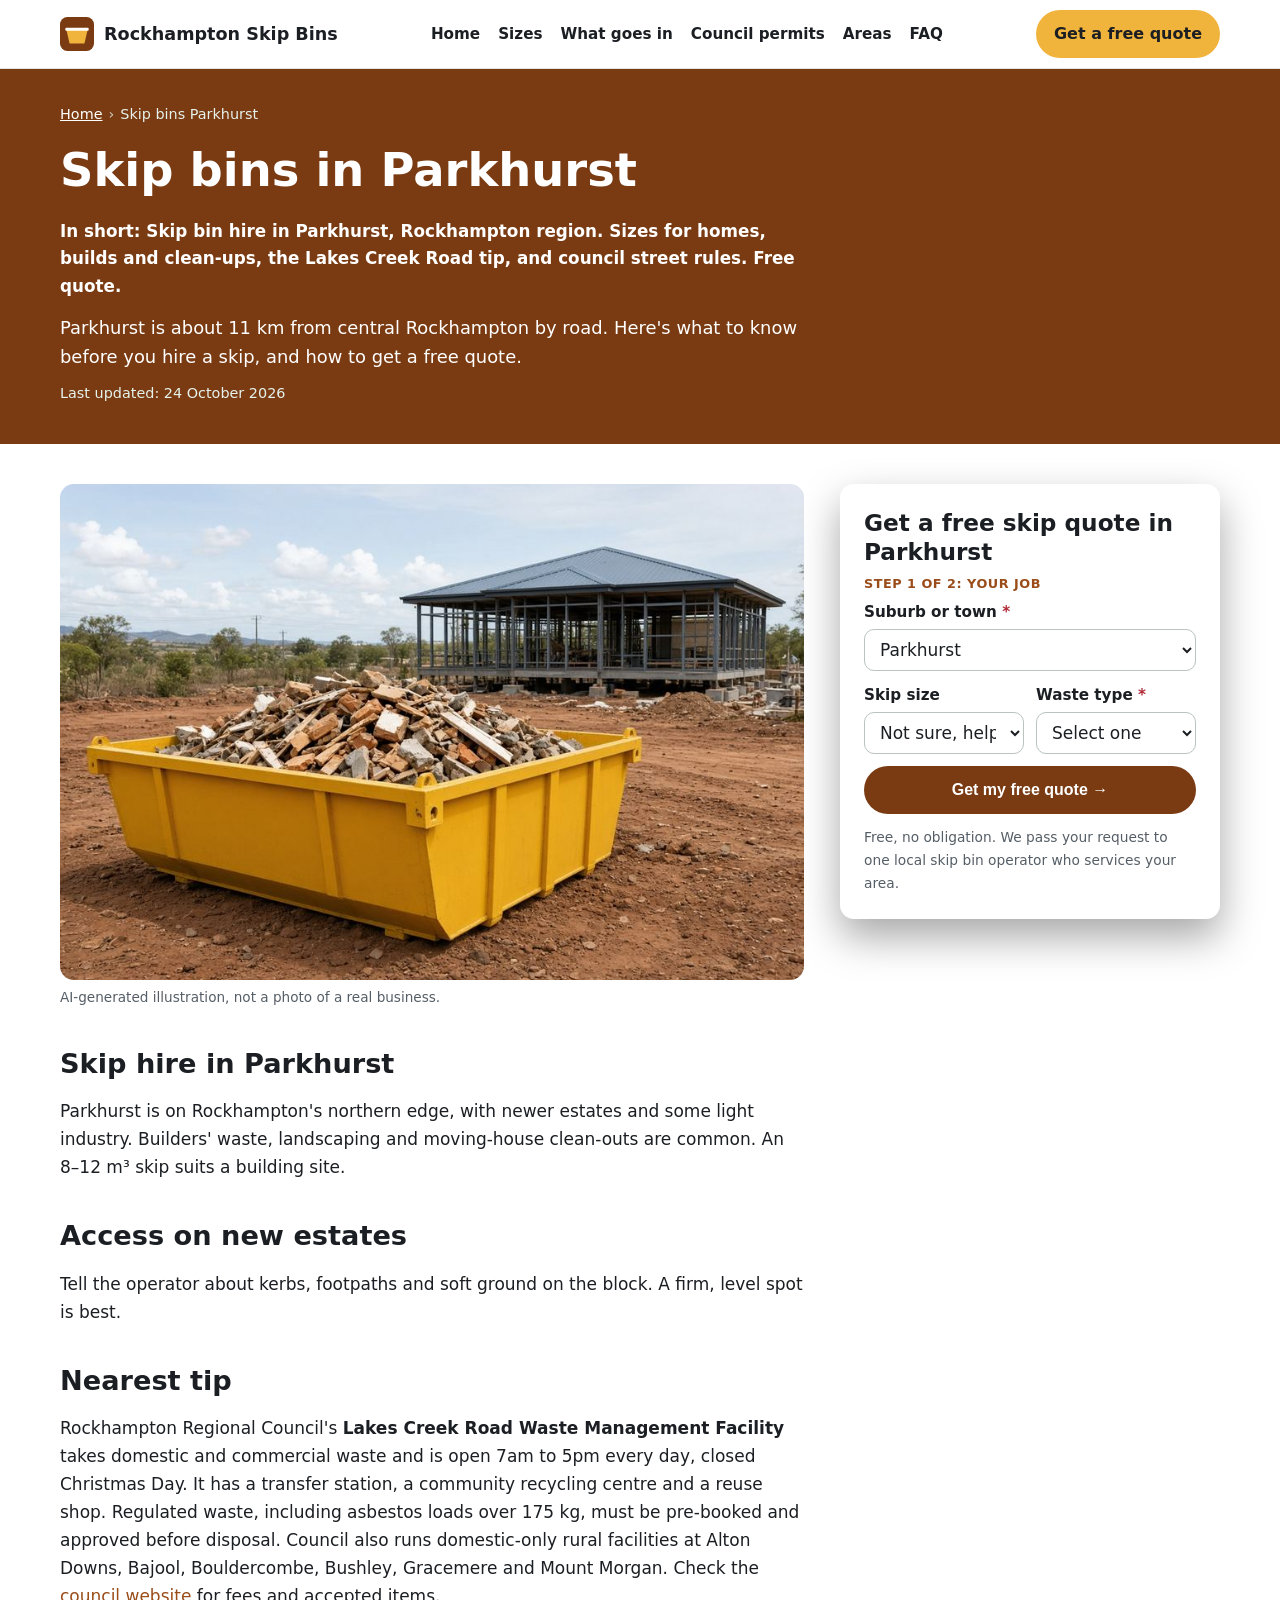
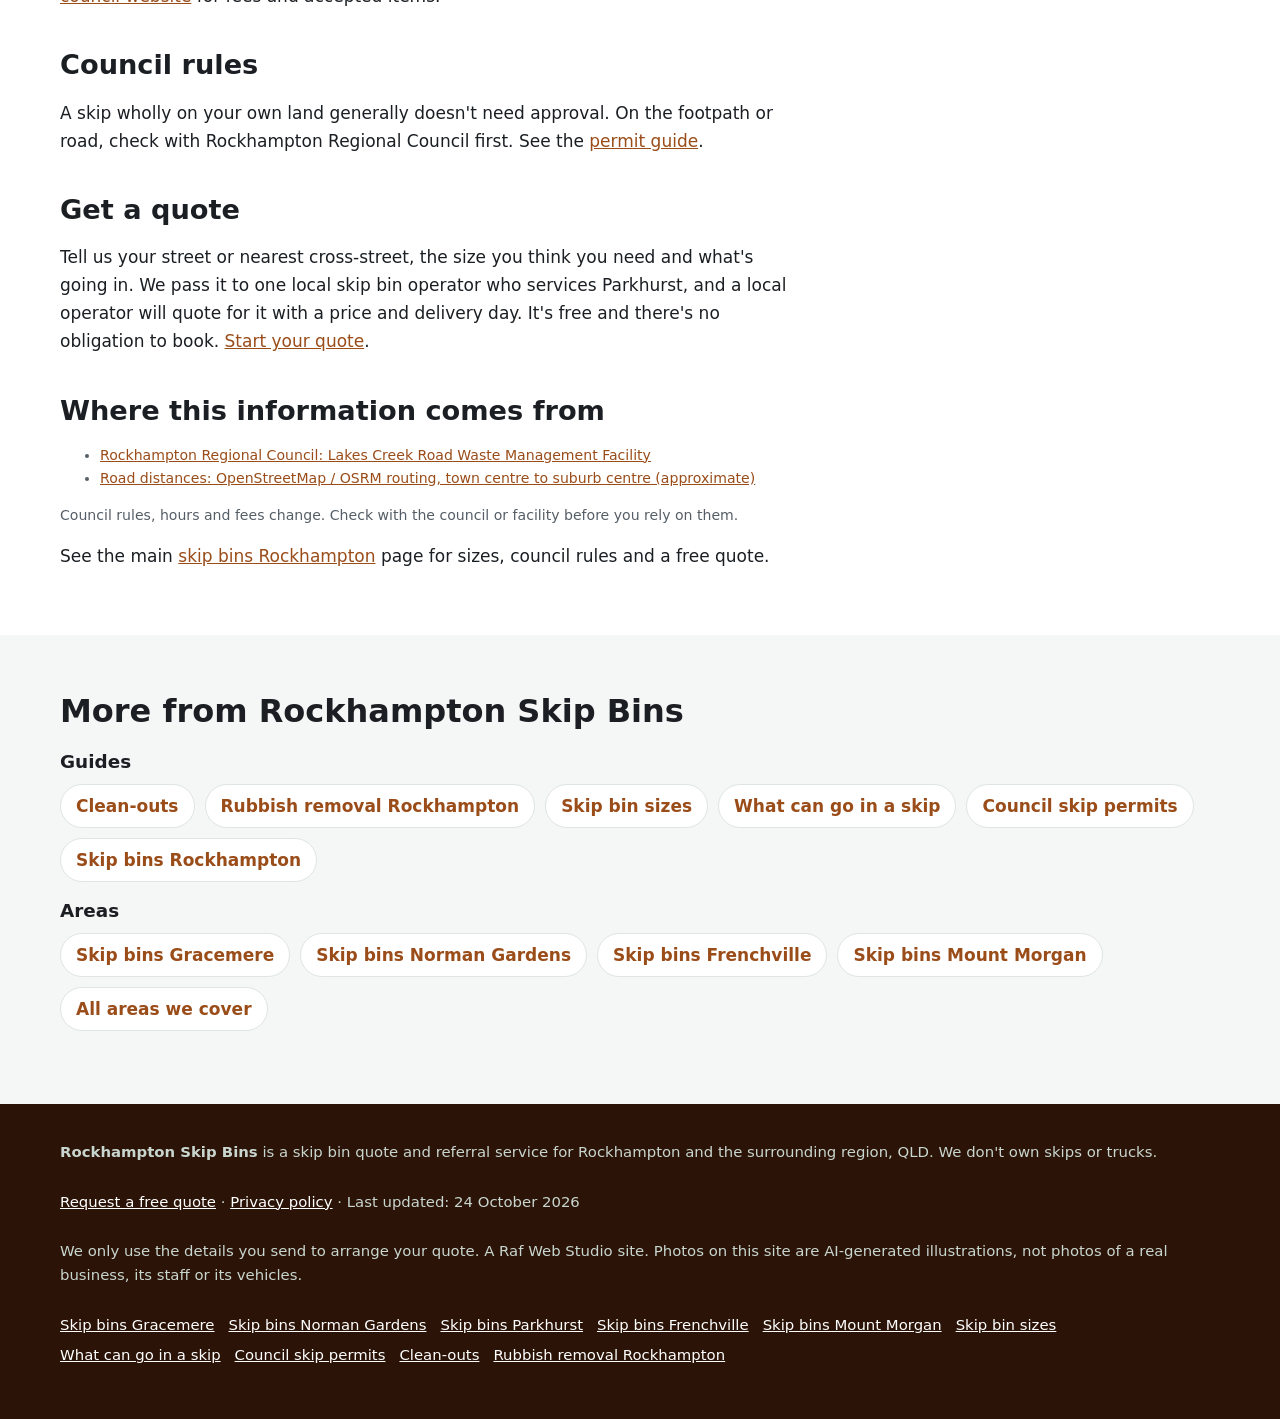
<file: skip-bins-parkhurst/index.html>
<!doctype html>
<html lang="en-AU">
<head>
<meta charset="utf-8">
<!-- Search Console verification meta tag goes here once the property is created -->
<meta name="viewport" content="width=device-width, initial-scale=1">
<title>Skip Bins Parkhurst | Free Skip Bin Hire Quotes, Parkhurst QLD</title>
<meta name="description" content="Skip bin hire in Parkhurst, Rockhampton region. Sizes for homes, builds and clean-ups, the Lakes Creek Road tip, and council street rules. Free quote.">
<link rel="canonical" href="https://rockhamptonskipbins.com/skip-bins-parkhurst/">
<link rel="icon" href="/favicon.svg" type="image/svg+xml">
<meta name="theme-color" content="#7a3b12">
<meta property="og:type" content="article">
<meta property="og:locale" content="en_AU">
<meta property="og:site_name" content="Rockhampton Skip Bins">
<meta property="og:title" content="Skip Bins Parkhurst | Free Skip Bin Hire Quotes, Parkhurst QLD">
<meta property="og:description" content="Skip bin hire in Parkhurst, Rockhampton region. Sizes for homes, builds and clean-ups, the Lakes Creek Road tip, and council street rules. Free quote.">
<meta property="og:url" content="https://rockhamptonskipbins.com/skip-bins-parkhurst/">
<meta property="og:image" content="https://rockhamptonskipbins.com/img/hero.jpg">
<meta name="twitter:card" content="summary_large_image">
<script>document.documentElement.classList.add('js')</script>
<link rel="stylesheet" href="/styles.css">

<!-- Google tag (gtag.js) -->
<script async src="https://www.googletagmanager.com/gtag/js?id=G-1X8GPHE10D"></script>
<script>
  window.dataLayer = window.dataLayer || [];
  function gtag(){dataLayer.push(arguments);}
  gtag('js', new Date());
  gtag('config', 'G-1X8GPHE10D');
</script>

<script type="application/ld+json">
{
 "@context": "https://schema.org",
 "@type": "WebPage",
 "@id": "https://rockhamptonskipbins.com/skip-bins-parkhurst/#webpage",
 "url": "https://rockhamptonskipbins.com/skip-bins-parkhurst/",
 "name": "Skip Bins Parkhurst | Free Skip Bin Hire Quotes, Parkhurst QLD",
 "description": "Skip bin hire in Parkhurst, Rockhampton region. Sizes for homes, builds and clean-ups, the Lakes Creek Road tip, and council street rules. Free quote.",
 "inLanguage": "en-AU",
 "dateModified": "2026-10-24",
 "isPartOf": {
  "@id": "https://rockhamptonskipbins.com/#website"
 }
}
</script>
<script type="application/ld+json">
{
 "@context": "https://schema.org",
 "@type": "BreadcrumbList",
 "itemListElement": [
  {
   "@type": "ListItem",
   "position": 1,
   "name": "Home",
   "item": "https://rockhamptonskipbins.com/"
  },
  {
   "@type": "ListItem",
   "position": 2,
   "name": "Skip bins Parkhurst",
   "item": "https://rockhamptonskipbins.com/skip-bins-parkhurst/"
  }
 ]
}
</script>
<script type="application/ld+json">
{
 "@context": "https://schema.org",
 "@type": "Service",
 "@id": "https://rockhamptonskipbins.com/skip-bins-parkhurst/#service",
 "name": "Skip bin hire quotes in Parkhurst",
 "serviceType": "Skip bin hire",
 "description": "Skip bin hire in Parkhurst, Rockhampton region. Sizes for homes, builds and clean-ups, the Lakes Creek Road tip, and council street rules. Free quote.",
 "url": "https://rockhamptonskipbins.com/skip-bins-parkhurst/",
 "provider": {
  "@type": "Organization",
  "name": "Rockhampton Skip Bins",
  "url": "https://rockhamptonskipbins.com/"
 },
 "areaServed": [
  {
   "@type": "Place",
   "name": "Parkhurst, QLD"
  }
 ]
}
</script>
</head>
<body>
<a class="skip-link" href="#main">Skip to content</a>

<header class="site-header">
  <div class="wrap">
    <a class="brand" href="/" aria-label="Rockhampton Skip Bins home">
      <svg viewBox="0 0 64 64" aria-hidden="true"><rect width="64" height="64" rx="14" fill="#7a3b12"/><path d="M12 24h40l-6 26H18z" fill="#f0b43c"/><rect x="10" y="20" width="44" height="6" rx="2" fill="#fff"/></svg>
      Rockhampton Skip Bins
    </a>
    <nav class="nav" aria-label="Main">
      <a href="/">Home</a>
      <a href="/skip-bin-sizes/">Sizes</a>
      <a href="/what-can-go-in-a-skip/">What goes in</a>
      <a href="/skip-bin-council-permit/">Council permits</a>
      <a href="/#areas">Areas</a>
      <a href="/#faq">FAQ</a>
    </nav>
    <a class="btn btn-call header-call" href="#quote">Get a free quote</a>
  </div>
</header>

<main id="main">
<section class="page-hero" aria-labelledby="h1">
  <div class="wrap">
    <nav class="crumbs" aria-label="Breadcrumb"><ol><li><a href="https://rockhamptonskipbins.com/">Home</a></li><li aria-current="page">Skip bins Parkhurst</li></ol></nav>
    <h1 id="h1">Skip bins in Parkhurst</h1>
    <p class="summary">In short: Skip bin hire in Parkhurst, Rockhampton region. Sizes for homes, builds and clean-ups, the Lakes Creek Road tip, and council street rules. Free quote.</p>
    <p class="lead">Parkhurst is about 11 km from central Rockhampton by road. Here's what to know before you hire a skip, and how to get a free quote.</p>
    <p class="updated">Last updated: 24 October 2026</p>
  </div>
</section>
<div class="wrap page-grid">
  <article class="page-body">
<figure><img src="/img/card-build.jpg" width="900" height="600" style="aspect-ratio:3/2;object-fit:cover" alt="Illustration of a skip bin with building rubble" decoding="async"><figcaption>AI-generated illustration, not a photo of a real business.</figcaption></figure>
<h2>Skip hire in Parkhurst</h2>
<p>Parkhurst is on Rockhampton's northern edge, with newer estates and some light industry. Builders' waste, landscaping and moving-house clean-outs are common. An 8–12 m³ skip suits a building site.</p>
<h2>Access on new estates</h2>
<p>Tell the operator about kerbs, footpaths and soft ground on the block. A firm, level spot is best.</p>
<h2>Nearest tip</h2>
<p>Rockhampton Regional Council's <strong>Lakes Creek Road Waste Management Facility</strong> takes domestic and commercial waste and is open 7am to 5pm every day, closed Christmas Day. It has a transfer station, a community recycling centre and a reuse shop. Regulated waste, including asbestos loads over 175 kg, must be pre-booked and approved before disposal. Council also runs domestic-only rural facilities at Alton Downs, Bajool, Bouldercombe, Bushley, Gracemere and Mount Morgan. Check the <a href="https://www.rockhamptonregion.qld.gov.au/" rel="noopener">council website</a> for fees and accepted items.</p>
<h2>Council rules</h2>
<p>A skip wholly on your own land generally doesn't need approval. On the footpath or road, check with Rockhampton Regional Council first. See the <a href="/skip-bin-council-permit/">permit guide</a>.</p>
<h2>Get a quote</h2>
<p>Tell us your street or nearest cross-street, the size you think you need and what's going in. We pass it to one local skip bin operator who services Parkhurst, and a local operator will quote for it with a price and delivery day. It's free and there's no obligation to book. <a href="#quote">Start your quote</a>.</p>
<h2>Where this information comes from</h2>
<ul class="sources"><li><a href="https://www.rockhamptonregion.qld.gov.au/CouncilServices/Rockhampton-Regional-Waste-and-Recycling/Landfill-and-Waste-Facilities/Lakes-Creek-Road-Waste-Management-Facility" rel="noopener">Rockhampton Regional Council: Lakes Creek Road Waste Management Facility</a></li><li><a href="https://www.openstreetmap.org/" rel="noopener">Road distances: OpenStreetMap / OSRM routing, town centre to suburb centre (approximate)</a></li></ul>
<p class="sources">Council rules, hours and fees change. Check with the council or facility before you rely on them.</p>

<p class="home-link">See the main <a href="/">skip bins Rockhampton</a> page for sizes, council rules and a free quote.</p>
  </article>
  <aside class="page-aside">
    <div class="hero-form-card" id="quote">
      <h2 id="quote-h">Get a free skip quote in Parkhurst</h2>
      <form class="quote-form two-step" id="quote-form" action="https://formsubmit.co/quotes@rockhamptonskipbins.com" method="post" novalidate>
        <input type="hidden" name="_subject" value="New quote request – rockhamptonskipbins.com">
        <input type="hidden" name="_captcha" value="true">
        <input type="hidden" name="_template" value="table">
        <input type="hidden" name="_next" value="https://rockhamptonskipbins.com/thanks.html?lead=1">
        <input type="hidden" name="_autoresponse" value="Thanks for your skip bin request. We&#x27;ve received it and are passing it to a local operator, who&#x27;ll be in touch shortly with availability and a price.">
        <input type="text" name="_honey" style="display:none" tabindex="-1" autocomplete="off" aria-hidden="true">
        <input type="hidden" name="source" value="rockhamptonskipbins.com">
        <input type="hidden" name="page" value="/skip-bins-parkhurst/">
        <fieldset class="step step-1">
          <legend class="step-label">Step 1 of 2: your job</legend>
          <div class="full"><label for="suburb">Suburb or town <span class="req" aria-hidden="true">*</span></label>
            <select id="suburb" name="suburb" required><option value="">Choose your suburb</option><option>Rockhampton City</option><option>Allenstown</option><option>Wandal</option><option>West Rockhampton</option><option>The Range</option><option>Depot Hill</option><option>Park Avenue</option><option>Berserker</option><option>Frenchville</option><option>Koongal</option><option>Lakes Creek</option><option>Kawana</option><option>Norman Gardens</option><option selected>Parkhurst</option><option>Gracemere</option><option>Bouldercombe</option><option>Alton Downs</option><option>Mount Morgan</option><option value="Other">Other (tell us below)</option></select></div>
          <div class="full other-wrap"><label for="suburb_other">Other suburb or town</label><input id="suburb_other" name="suburb_other" type="text" autocomplete="address-level2"></div>
          <div><label for="size">Skip size</label>
            <select id="size" name="skip_size"><option value="Not sure">Not sure, help me choose</option><option>Skip bag (about 1 m³)</option><option>2 m³</option><option>3 m³</option><option>4 m³</option><option>6 m³</option><option>8 m³</option><option>9 m³</option><option>10–12 m³</option><option>Larger / hook-lift</option></select></div>
          <div><label for="waste">Waste type <span class="req" aria-hidden="true">*</span></label>
            <select id="waste" name="waste_type" required><option value="">Select one</option><option>General household</option><option>Green waste</option><option>Mixed renovation / building</option><option>Soil, concrete or bricks</option><option>Mixed, not sure</option><option>May contain asbestos</option></select></div>
          <div class="full js-only"><button class="btn btn-primary btn-block" type="button" id="to-step-2">Get my free quote →</button></div>
          <p class="microcopy full">Free, no obligation. We pass your request to one local skip bin operator who services your area.</p>
          <p class="form-error full" id="step1-error" role="alert" hidden>Please choose your suburb and waste type.</p>
        </fieldset>
        <fieldset class="step step-2" id="step-2">
          <legend class="step-label">Step 2 of 2: your details</legend>
          <div><label for="name">Name <span class="req" aria-hidden="true">*</span></label><input id="name" name="name" type="text" autocomplete="name" required></div>
          <div><label for="phone">Phone <span class="req" aria-hidden="true">*</span></label><input id="phone" name="phone" type="tel" autocomplete="tel" inputmode="tel" required></div>
          <div><label for="email">Email</label><input id="email" name="email" type="email" autocomplete="email"></div>
          <div><label for="date">Delivery date</label><input id="date" name="preferred_date" type="date"></div>
          <div class="full"><label for="message">Anything else?</label><textarea id="message" name="message" rows="2" placeholder="e.g. Queenslander reno, flood clean-up, new build in Parkhurst, 7 days"></textarea></div>
          <p class="consent full">By sending this form you agree we can share your details with one local skip bin operator so they can quote for your job. See our <a href="/privacy.html">privacy policy</a>.</p>
          <div class="full step2-actions"><button class="btn btn-primary" type="submit">Send my quote request</button><button class="btn-link js-only" type="button" id="back-1">← Back</button></div>
        </fieldset>
      </form>
    </div>
  </aside>
</div>
<section class="alt" aria-labelledby="more-h">
  <div class="wrap">
    <h2 id="more-h">More from Rockhampton Skip Bins</h2>
    <h3>Guides</h3>
    <ul class="link-list"><li><a href="/clean-outs/">Clean-outs</a></li><li><a href="/rubbish-removal-rockhampton/">Rubbish removal Rockhampton</a></li><li><a href="/skip-bin-sizes/">Skip bin sizes</a></li><li><a href="/what-can-go-in-a-skip/">What can go in a skip</a></li><li><a href="/skip-bin-council-permit/">Council skip permits</a></li><li><a href="/">Skip bins Rockhampton</a></li></ul>
    <h3>Areas</h3>
    <ul class="link-list"><li><a href="/skip-bins-gracemere/">Skip bins Gracemere</a></li><li><a href="/skip-bins-norman-gardens/">Skip bins Norman Gardens</a></li><li><a href="/skip-bins-frenchville/">Skip bins Frenchville</a></li><li><a href="/skip-bins-mount-morgan/">Skip bins Mount Morgan</a></li><li><a href="/#areas">All areas we cover</a></li></ul>
  </div>
</section>
</main>

<footer class="site-footer">
  <div class="wrap">
    <p><strong>Rockhampton Skip Bins</strong> is a skip bin quote and referral service for Rockhampton and the surrounding region, QLD. We don't own skips or trucks.</p>
    <p><a href="#quote">Request a free quote</a> · <a href="/privacy.html">Privacy policy</a> · Last updated: 24 October 2026</p>
    <p>We only use the details you send to arrange your quote. A Raf Web Studio site. Photos on this site are AI-generated illustrations, not photos of a real business, its staff or its vehicles.</p>
    <p class="footer-links"><a href="/skip-bins-gracemere/">Skip bins Gracemere</a> <a href="/skip-bins-norman-gardens/">Skip bins Norman Gardens</a> <a href="/skip-bins-parkhurst/">Skip bins Parkhurst</a> <a href="/skip-bins-frenchville/">Skip bins Frenchville</a> <a href="/skip-bins-mount-morgan/">Skip bins Mount Morgan</a> <a href="/skip-bin-sizes/">Skip bin sizes</a> <a href="/what-can-go-in-a-skip/">What can go in a skip</a> <a href="/skip-bin-council-permit/">Council skip permits</a> <a href="/clean-outs/">Clean-outs</a> <a href="/rubbish-removal-rockhampton/">Rubbish removal Rockhampton</a></p>
  </div>
</footer>

<div class="mobile-call" aria-label="Quick contact">
  <a class="btn btn-call" href="#quote">Get a free quote</a>
</div>
<script src="/form.js" defer></script>
</body>
</html>
</file>
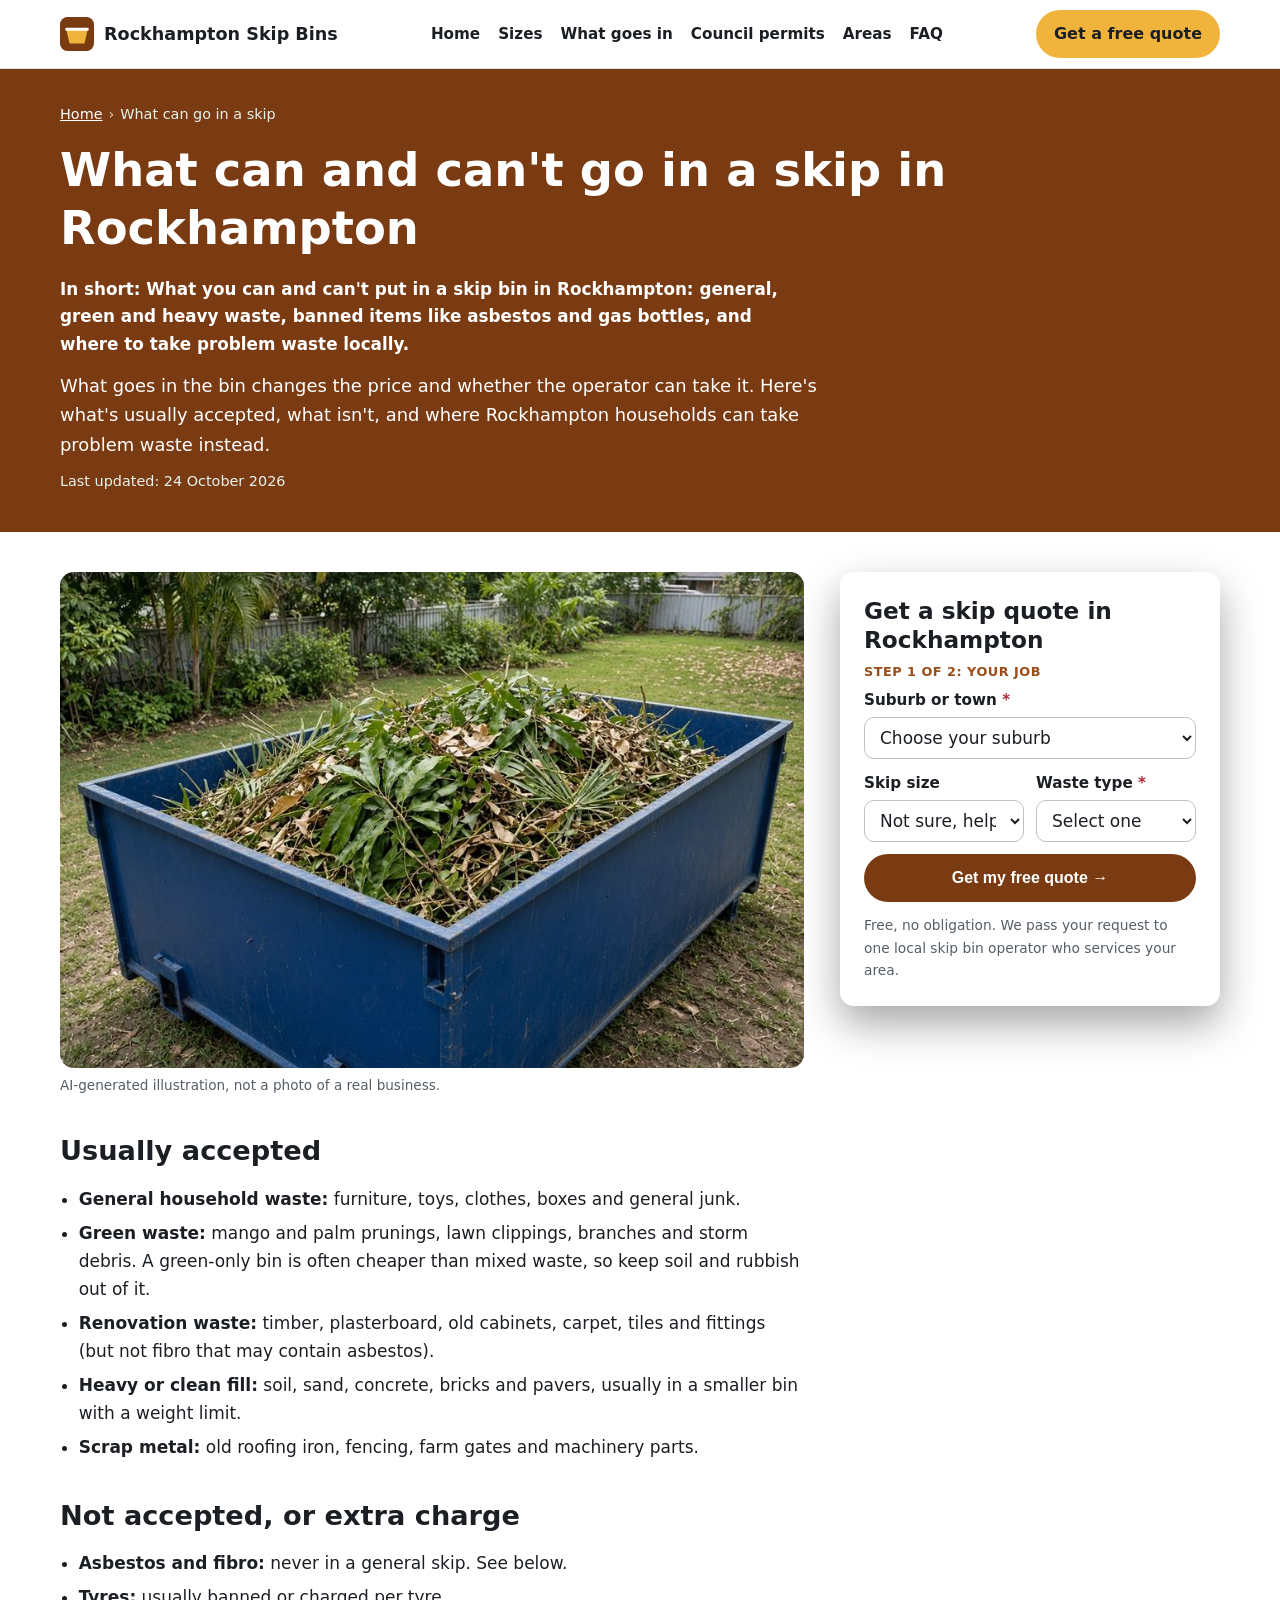
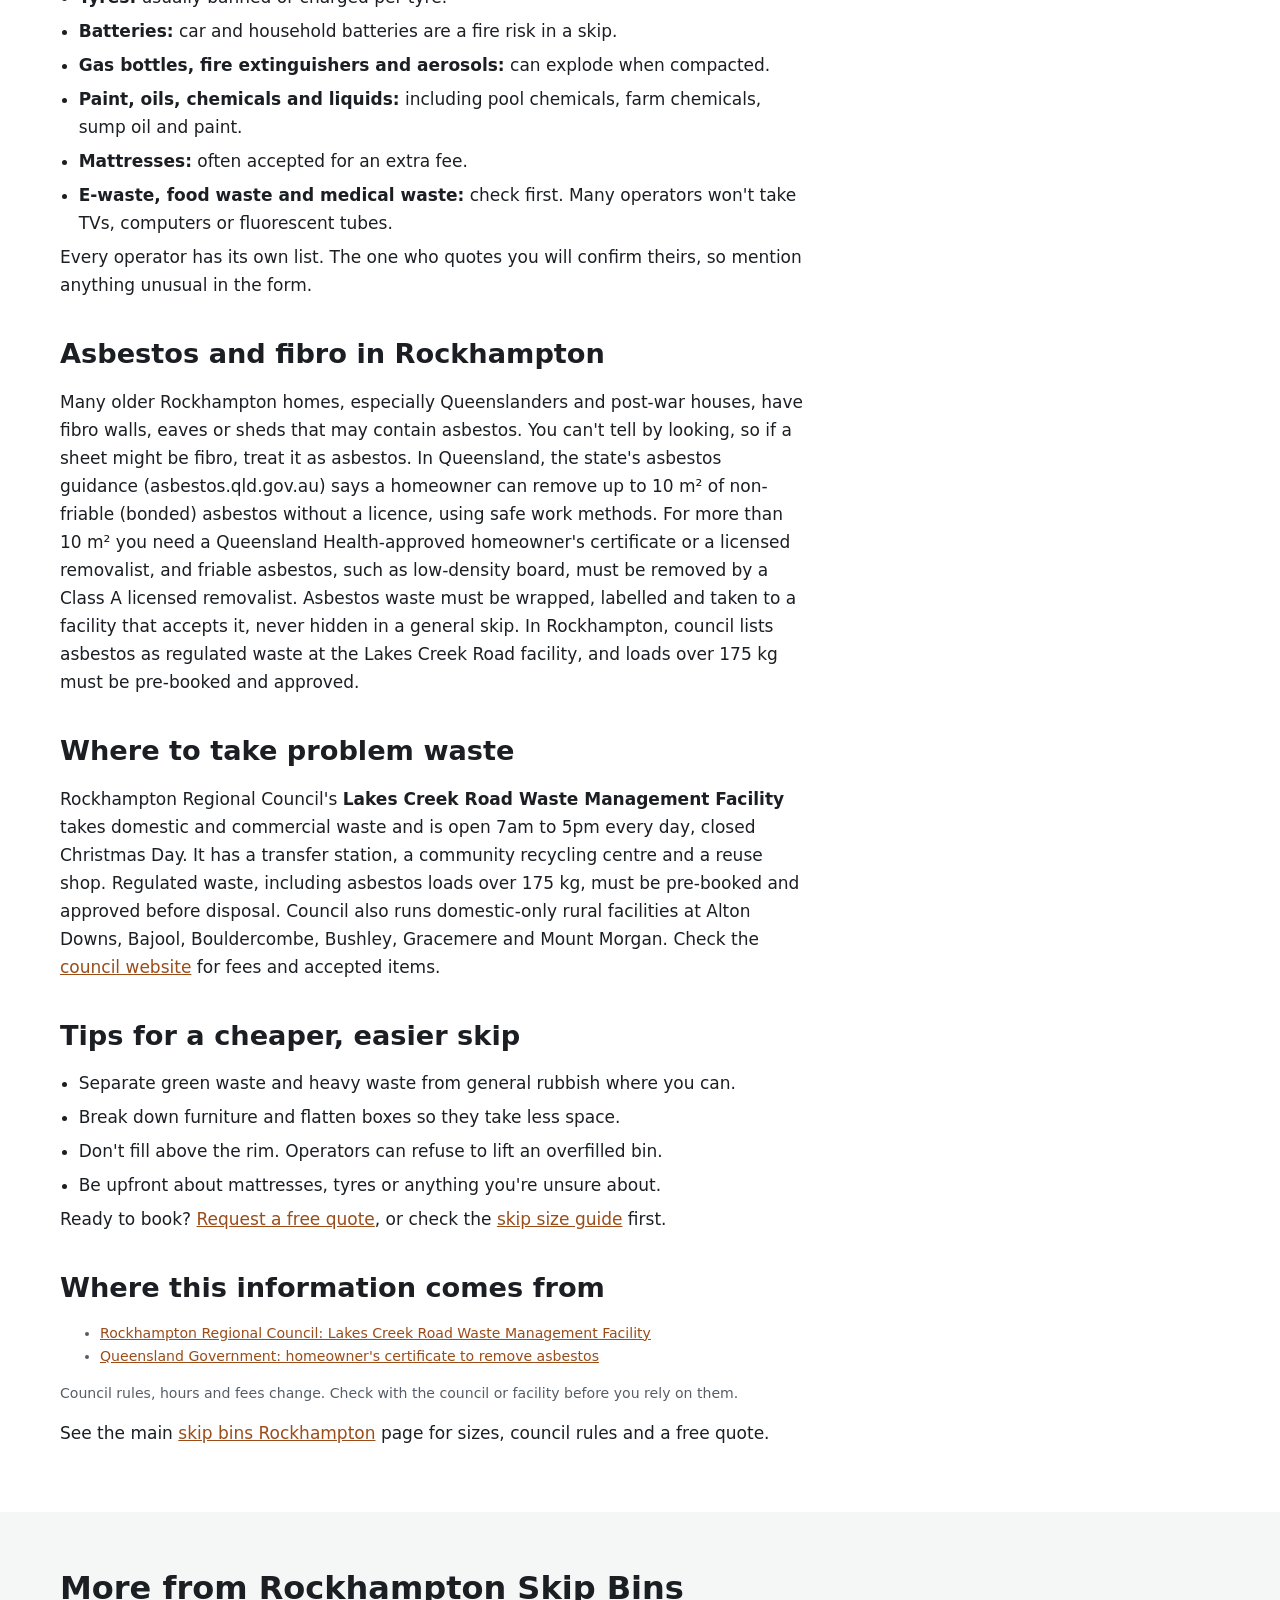
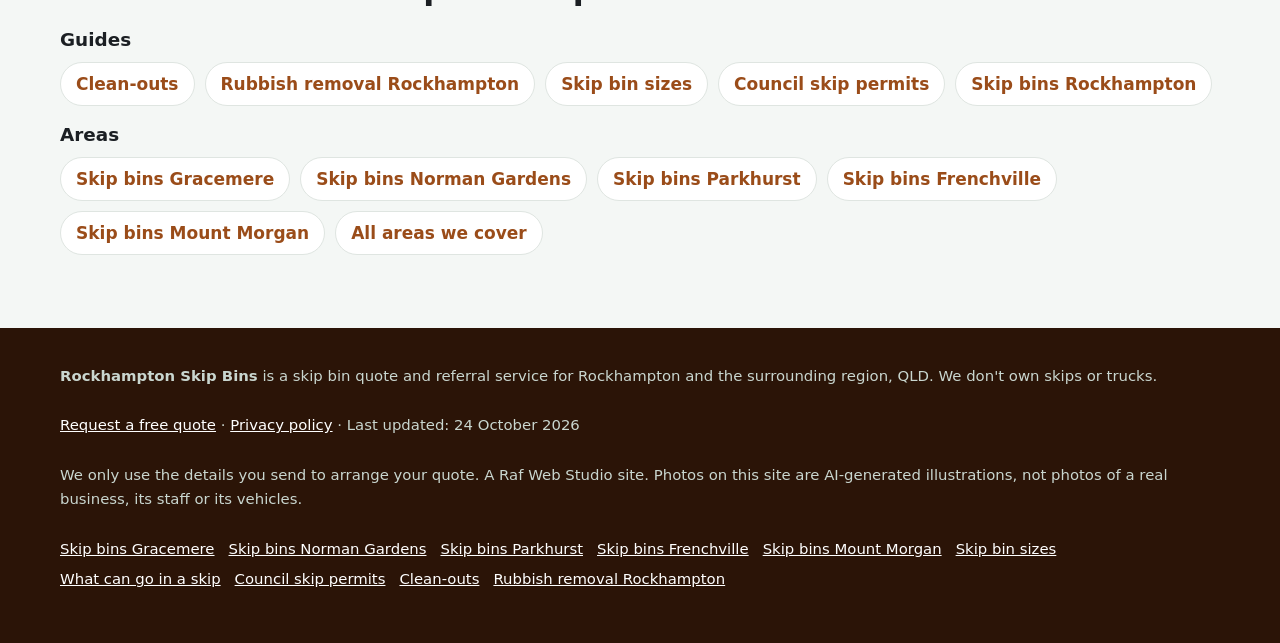
<file: what-can-go-in-a-skip/index.html>
<!doctype html>
<html lang="en-AU">
<head>
<meta charset="utf-8">
<!-- Search Console verification meta tag goes here once the property is created -->
<meta name="viewport" content="width=device-width, initial-scale=1">
<title>What Can Go in a Skip Bin in Rockhampton? Accepted &amp; Banned Items</title>
<meta name="description" content="What you can and can&#x27;t put in a skip bin in Rockhampton: general, green and heavy waste, banned items like asbestos and gas bottles, and where to take problem waste locally.">
<link rel="canonical" href="https://rockhamptonskipbins.com/what-can-go-in-a-skip/">
<link rel="icon" href="/favicon.svg" type="image/svg+xml">
<meta name="theme-color" content="#7a3b12">
<meta property="og:type" content="article">
<meta property="og:locale" content="en_AU">
<meta property="og:site_name" content="Rockhampton Skip Bins">
<meta property="og:title" content="What Can Go in a Skip Bin in Rockhampton? Accepted &amp; Banned Items">
<meta property="og:description" content="What you can and can&#x27;t put in a skip bin in Rockhampton: general, green and heavy waste, banned items like asbestos and gas bottles, and where to take problem waste locally.">
<meta property="og:url" content="https://rockhamptonskipbins.com/what-can-go-in-a-skip/">
<meta property="og:image" content="https://rockhamptonskipbins.com/img/hero.jpg">
<meta name="twitter:card" content="summary_large_image">
<script>document.documentElement.classList.add('js')</script>
<link rel="stylesheet" href="/styles.css">

<!-- Google tag (gtag.js) -->
<script async src="https://www.googletagmanager.com/gtag/js?id=G-1X8GPHE10D"></script>
<script>
  window.dataLayer = window.dataLayer || [];
  function gtag(){dataLayer.push(arguments);}
  gtag('js', new Date());
  gtag('config', 'G-1X8GPHE10D');
</script>

<script type="application/ld+json">
{
 "@context": "https://schema.org",
 "@type": "WebPage",
 "@id": "https://rockhamptonskipbins.com/what-can-go-in-a-skip/#webpage",
 "url": "https://rockhamptonskipbins.com/what-can-go-in-a-skip/",
 "name": "What Can Go in a Skip Bin in Rockhampton? Accepted & Banned Items",
 "description": "What you can and can't put in a skip bin in Rockhampton: general, green and heavy waste, banned items like asbestos and gas bottles, and where to take problem waste locally.",
 "inLanguage": "en-AU",
 "dateModified": "2026-10-24",
 "isPartOf": {
  "@id": "https://rockhamptonskipbins.com/#website"
 }
}
</script>
<script type="application/ld+json">
{
 "@context": "https://schema.org",
 "@type": "BreadcrumbList",
 "itemListElement": [
  {
   "@type": "ListItem",
   "position": 1,
   "name": "Home",
   "item": "https://rockhamptonskipbins.com/"
  },
  {
   "@type": "ListItem",
   "position": 2,
   "name": "What can go in a skip",
   "item": "https://rockhamptonskipbins.com/what-can-go-in-a-skip/"
  }
 ]
}
</script>
<script type="application/ld+json">
{
 "@context": "https://schema.org",
 "@type": "Service",
 "@id": "https://rockhamptonskipbins.com/what-can-go-in-a-skip/#service",
 "name": "Skip bin waste advice and quotes in Rockhampton",
 "serviceType": "Skip bin hire",
 "description": "What you can and can't put in a skip bin in Rockhampton: general, green and heavy waste, banned items like asbestos and gas bottles, and where to take problem waste locally.",
 "url": "https://rockhamptonskipbins.com/what-can-go-in-a-skip/",
 "provider": {
  "@type": "Organization",
  "name": "Rockhampton Skip Bins",
  "url": "https://rockhamptonskipbins.com/"
 },
 "areaServed": [
  {
   "@type": "Place",
   "name": "Rockhampton, QLD"
  }
 ]
}
</script>
</head>
<body>
<a class="skip-link" href="#main">Skip to content</a>

<header class="site-header">
  <div class="wrap">
    <a class="brand" href="/" aria-label="Rockhampton Skip Bins home">
      <svg viewBox="0 0 64 64" aria-hidden="true"><rect width="64" height="64" rx="14" fill="#7a3b12"/><path d="M12 24h40l-6 26H18z" fill="#f0b43c"/><rect x="10" y="20" width="44" height="6" rx="2" fill="#fff"/></svg>
      Rockhampton Skip Bins
    </a>
    <nav class="nav" aria-label="Main">
      <a href="/">Home</a>
      <a href="/skip-bin-sizes/">Sizes</a>
      <a href="/what-can-go-in-a-skip/">What goes in</a>
      <a href="/skip-bin-council-permit/">Council permits</a>
      <a href="/#areas">Areas</a>
      <a href="/#faq">FAQ</a>
    </nav>
    <a class="btn btn-call header-call" href="#quote">Get a free quote</a>
  </div>
</header>

<main id="main">
<section class="page-hero" aria-labelledby="h1">
  <div class="wrap">
    <nav class="crumbs" aria-label="Breadcrumb"><ol><li><a href="https://rockhamptonskipbins.com/">Home</a></li><li aria-current="page">What can go in a skip</li></ol></nav>
    <h1 id="h1">What can and can&#x27;t go in a skip in Rockhampton</h1>
    <p class="summary">In short: What you can and can&#x27;t put in a skip bin in Rockhampton: general, green and heavy waste, banned items like asbestos and gas bottles, and where to take problem waste locally.</p>
    <p class="lead">What goes in the bin changes the price and whether the operator can take it. Here's what's usually accepted, what isn't, and where Rockhampton households can take problem waste instead.</p>
    <p class="updated">Last updated: 24 October 2026</p>
  </div>
</section>
<div class="wrap page-grid">
  <article class="page-body">
<figure><img src="/img/card-green.jpg" width="900" height="600" style="aspect-ratio:3/2;object-fit:cover" alt="Illustration of a skip bin with green waste" decoding="async"><figcaption>AI-generated illustration, not a photo of a real business.</figcaption></figure>
<h2>Usually accepted</h2>
<ul class="clean">
<li><strong>General household waste:</strong> furniture, toys, clothes, boxes and general junk.</li>
<li><strong>Green waste:</strong> mango and palm prunings, lawn clippings, branches and storm debris. A green-only bin is often cheaper than mixed waste, so keep soil and rubbish out of it.</li>
<li><strong>Renovation waste:</strong> timber, plasterboard, old cabinets, carpet, tiles and fittings (but not fibro that may contain asbestos).</li>
<li><strong>Heavy or clean fill:</strong> soil, sand, concrete, bricks and pavers, usually in a smaller bin with a weight limit.</li>
<li><strong>Scrap metal:</strong> old roofing iron, fencing, farm gates and machinery parts.</li></ul>
<h2>Not accepted, or extra charge</h2>
<ul class="clean">
<li><strong>Asbestos and fibro:</strong> never in a general skip. See below.</li>
<li><strong>Tyres:</strong> usually banned or charged per tyre.</li>
<li><strong>Batteries:</strong> car and household batteries are a fire risk in a skip.</li>
<li><strong>Gas bottles, fire extinguishers and aerosols:</strong> can explode when compacted.</li>
<li><strong>Paint, oils, chemicals and liquids:</strong> including pool chemicals, farm chemicals, sump oil and paint.</li>
<li><strong>Mattresses:</strong> often accepted for an extra fee.</li>
<li><strong>E-waste, food waste and medical waste:</strong> check first. Many operators won't take TVs, computers or fluorescent tubes.</li></ul>
<p>Every operator has its own list. The one who quotes you will confirm theirs, so mention anything unusual in the form.</p>
<h2>Asbestos and fibro in Rockhampton</h2>
<p>Many older Rockhampton homes, especially Queenslanders and post-war houses, have fibro walls, eaves or sheds that may contain asbestos. You can't tell by looking, so if a sheet might be fibro, treat it as asbestos. In Queensland, the state's asbestos guidance (asbestos.qld.gov.au) says a homeowner can remove up to 10 m² of non-friable (bonded) asbestos without a licence, using safe work methods. For more than 10 m² you need a Queensland Health-approved homeowner's certificate or a licensed removalist, and friable asbestos, such as low-density board, must be removed by a Class A licensed removalist. Asbestos waste must be wrapped, labelled and taken to a facility that accepts it, never hidden in a general skip. In Rockhampton, council lists asbestos as regulated waste at the Lakes Creek Road facility, and loads over 175 kg must be pre-booked and approved.</p>
<h2>Where to take problem waste</h2>
<p>Rockhampton Regional Council's <strong>Lakes Creek Road Waste Management Facility</strong> takes domestic and commercial waste and is open 7am to 5pm every day, closed Christmas Day. It has a transfer station, a community recycling centre and a reuse shop. Regulated waste, including asbestos loads over 175 kg, must be pre-booked and approved before disposal. Council also runs domestic-only rural facilities at Alton Downs, Bajool, Bouldercombe, Bushley, Gracemere and Mount Morgan. Check the <a href="https://www.rockhamptonregion.qld.gov.au/" rel="noopener">council website</a> for fees and accepted items.</p>
<h2>Tips for a cheaper, easier skip</h2>
<ul class="clean"><li>Separate green waste and heavy waste from general rubbish where you can.</li><li>Break down furniture and flatten boxes so they take less space.</li><li>Don't fill above the rim. Operators can refuse to lift an overfilled bin.</li><li>Be upfront about mattresses, tyres or anything you're unsure about.</li></ul><p>Ready to book? <a href="#quote">Request a free quote</a>, or check the <a href="/skip-bin-sizes/">skip size guide</a> first.</p>
<h2>Where this information comes from</h2>
<ul class="sources"><li><a href="https://www.rockhamptonregion.qld.gov.au/CouncilServices/Rockhampton-Regional-Waste-and-Recycling/Landfill-and-Waste-Facilities/Lakes-Creek-Road-Waste-Management-Facility" rel="noopener">Rockhampton Regional Council: Lakes Creek Road Waste Management Facility</a></li><li><a href="https://www.asbestos.qld.gov.au/removing-or-disturbing-asbestos/homeowners-certificate-remove-asbestos" rel="noopener">Queensland Government: homeowner&#x27;s certificate to remove asbestos</a></li></ul>
<p class="sources">Council rules, hours and fees change. Check with the council or facility before you rely on them.</p>

<p class="home-link">See the main <a href="/">skip bins Rockhampton</a> page for sizes, council rules and a free quote.</p>
  </article>
  <aside class="page-aside">
    <div class="hero-form-card" id="quote">
      <h2 id="quote-h">Get a skip quote in Rockhampton</h2>
      <form class="quote-form two-step" id="quote-form" action="https://formsubmit.co/quotes@rockhamptonskipbins.com" method="post" novalidate>
        <input type="hidden" name="_subject" value="New quote request – rockhamptonskipbins.com">
        <input type="hidden" name="_captcha" value="true">
        <input type="hidden" name="_template" value="table">
        <input type="hidden" name="_next" value="https://rockhamptonskipbins.com/thanks.html?lead=1">
        <input type="hidden" name="_autoresponse" value="Thanks for your skip bin request. We&#x27;ve received it and are passing it to a local operator, who&#x27;ll be in touch shortly with availability and a price.">
        <input type="text" name="_honey" style="display:none" tabindex="-1" autocomplete="off" aria-hidden="true">
        <input type="hidden" name="source" value="rockhamptonskipbins.com">
        <input type="hidden" name="page" value="/what-can-go-in-a-skip/">
        <fieldset class="step step-1">
          <legend class="step-label">Step 1 of 2: your job</legend>
          <div class="full"><label for="suburb">Suburb or town <span class="req" aria-hidden="true">*</span></label>
            <select id="suburb" name="suburb" required><option value="">Choose your suburb</option><option>Rockhampton City</option><option>Allenstown</option><option>Wandal</option><option>West Rockhampton</option><option>The Range</option><option>Depot Hill</option><option>Park Avenue</option><option>Berserker</option><option>Frenchville</option><option>Koongal</option><option>Lakes Creek</option><option>Kawana</option><option>Norman Gardens</option><option>Parkhurst</option><option>Gracemere</option><option>Bouldercombe</option><option>Alton Downs</option><option>Mount Morgan</option><option value="Other">Other (tell us below)</option></select></div>
          <div class="full other-wrap"><label for="suburb_other">Other suburb or town</label><input id="suburb_other" name="suburb_other" type="text" autocomplete="address-level2"></div>
          <div><label for="size">Skip size</label>
            <select id="size" name="skip_size"><option value="Not sure">Not sure, help me choose</option><option>Skip bag (about 1 m³)</option><option>2 m³</option><option>3 m³</option><option>4 m³</option><option>6 m³</option><option>8 m³</option><option>9 m³</option><option>10–12 m³</option><option>Larger / hook-lift</option></select></div>
          <div><label for="waste">Waste type <span class="req" aria-hidden="true">*</span></label>
            <select id="waste" name="waste_type" required><option value="">Select one</option><option>General household</option><option>Green waste</option><option>Mixed renovation / building</option><option>Soil, concrete or bricks</option><option>Mixed, not sure</option><option>May contain asbestos</option></select></div>
          <div class="full js-only"><button class="btn btn-primary btn-block" type="button" id="to-step-2">Get my free quote →</button></div>
          <p class="microcopy full">Free, no obligation. We pass your request to one local skip bin operator who services your area.</p>
          <p class="form-error full" id="step1-error" role="alert" hidden>Please choose your suburb and waste type.</p>
        </fieldset>
        <fieldset class="step step-2" id="step-2">
          <legend class="step-label">Step 2 of 2: your details</legend>
          <div><label for="name">Name <span class="req" aria-hidden="true">*</span></label><input id="name" name="name" type="text" autocomplete="name" required></div>
          <div><label for="phone">Phone <span class="req" aria-hidden="true">*</span></label><input id="phone" name="phone" type="tel" autocomplete="tel" inputmode="tel" required></div>
          <div><label for="email">Email</label><input id="email" name="email" type="email" autocomplete="email"></div>
          <div><label for="date">Delivery date</label><input id="date" name="preferred_date" type="date"></div>
          <div class="full"><label for="message">Anything else?</label><textarea id="message" name="message" rows="2" placeholder="e.g. Queenslander reno, flood clean-up, new build in Parkhurst, 7 days"></textarea></div>
          <p class="consent full">By sending this form you agree we can share your details with one local skip bin operator so they can quote for your job. See our <a href="/privacy.html">privacy policy</a>.</p>
          <div class="full step2-actions"><button class="btn btn-primary" type="submit">Send my quote request</button><button class="btn-link js-only" type="button" id="back-1">← Back</button></div>
        </fieldset>
      </form>
    </div>
  </aside>
</div>
<section class="alt" aria-labelledby="more-h">
  <div class="wrap">
    <h2 id="more-h">More from Rockhampton Skip Bins</h2>
    <h3>Guides</h3>
    <ul class="link-list"><li><a href="/clean-outs/">Clean-outs</a></li><li><a href="/rubbish-removal-rockhampton/">Rubbish removal Rockhampton</a></li><li><a href="/skip-bin-sizes/">Skip bin sizes</a></li><li><a href="/skip-bin-council-permit/">Council skip permits</a></li><li><a href="/">Skip bins Rockhampton</a></li></ul>
    <h3>Areas</h3>
    <ul class="link-list"><li><a href="/skip-bins-gracemere/">Skip bins Gracemere</a></li><li><a href="/skip-bins-norman-gardens/">Skip bins Norman Gardens</a></li><li><a href="/skip-bins-parkhurst/">Skip bins Parkhurst</a></li><li><a href="/skip-bins-frenchville/">Skip bins Frenchville</a></li><li><a href="/skip-bins-mount-morgan/">Skip bins Mount Morgan</a></li><li><a href="/#areas">All areas we cover</a></li></ul>
  </div>
</section>
</main>

<footer class="site-footer">
  <div class="wrap">
    <p><strong>Rockhampton Skip Bins</strong> is a skip bin quote and referral service for Rockhampton and the surrounding region, QLD. We don't own skips or trucks.</p>
    <p><a href="#quote">Request a free quote</a> · <a href="/privacy.html">Privacy policy</a> · Last updated: 24 October 2026</p>
    <p>We only use the details you send to arrange your quote. A Raf Web Studio site. Photos on this site are AI-generated illustrations, not photos of a real business, its staff or its vehicles.</p>
    <p class="footer-links"><a href="/skip-bins-gracemere/">Skip bins Gracemere</a> <a href="/skip-bins-norman-gardens/">Skip bins Norman Gardens</a> <a href="/skip-bins-parkhurst/">Skip bins Parkhurst</a> <a href="/skip-bins-frenchville/">Skip bins Frenchville</a> <a href="/skip-bins-mount-morgan/">Skip bins Mount Morgan</a> <a href="/skip-bin-sizes/">Skip bin sizes</a> <a href="/what-can-go-in-a-skip/">What can go in a skip</a> <a href="/skip-bin-council-permit/">Council skip permits</a> <a href="/clean-outs/">Clean-outs</a> <a href="/rubbish-removal-rockhampton/">Rubbish removal Rockhampton</a></p>
  </div>
</footer>

<div class="mobile-call" aria-label="Quick contact">
  <a class="btn btn-call" href="#quote">Get a free quote</a>
</div>
<script src="/form.js" defer></script>
</body>
</html>
</file>
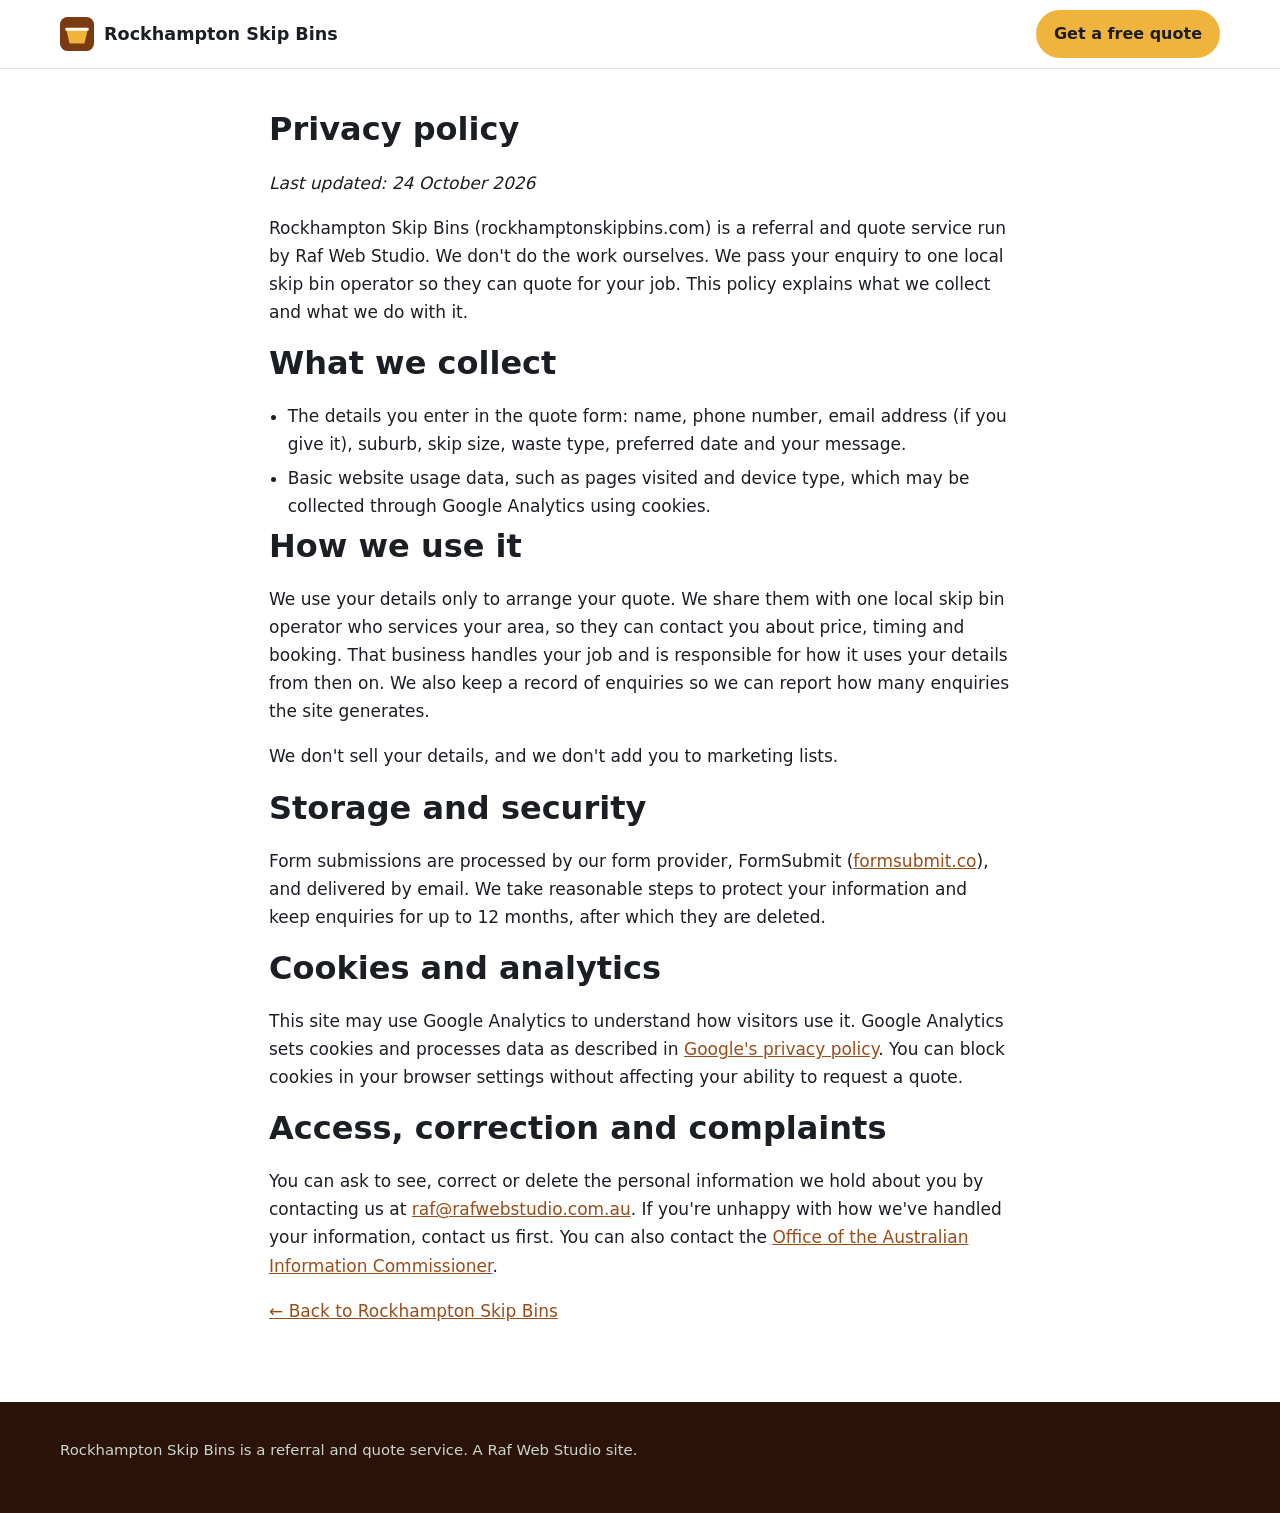
<file: privacy.html>
<!doctype html>
<html lang="en-AU">
<head>
<meta charset="utf-8">
<meta name="viewport" content="width=device-width, initial-scale=1">
<title>Privacy Policy | Rockhampton Skip Bins</title>
<meta name="description" content="How Rockhampton Skip Bins collects, uses and shares the details you send when you request a quote.">
<link rel="canonical" href="https://rockhamptonskipbins.com/privacy.html">
<link rel="icon" href="favicon.svg" type="image/svg+xml">
<link rel="stylesheet" href="styles.css">
<!-- Google tag (gtag.js) -->
<script async src="https://www.googletagmanager.com/gtag/js?id=G-1X8GPHE10D"></script>
<script>
  window.dataLayer = window.dataLayer || [];
  function gtag(){dataLayer.push(arguments);}
  gtag('js', new Date());
  gtag('config', 'G-1X8GPHE10D');
</script>
</head>
<body>
<a class="skip-link" href="#main">Skip to content</a>
<header class="site-header">
  <div class="wrap">
    <a class="brand" href="/" aria-label="Rockhampton Skip Bins home">
      <svg viewBox="0 0 64 64" aria-hidden="true"><rect width="64" height="64" rx="14" fill="#7a3b12"/><path d="M12 24h40l-6 26H18z" fill="#f0b43c"/><rect x="10" y="20" width="44" height="6" rx="2" fill="#fff"/></svg>
      Rockhampton Skip Bins
    </a>
    <a class="btn btn-call header-call" href="/#quote">Get a free quote</a>
  </div>
</header>
<main id="main" class="legal">
  <h1>Privacy policy</h1>
  <p><em>Last updated: 24 October 2026</em></p>
  <p>Rockhampton Skip Bins (rockhamptonskipbins.com) is a referral and quote service run by Raf Web Studio. We don't do the work ourselves. We pass your enquiry to one local skip bin operator so they can quote for your job. This policy explains what we collect and what we do with it.</p>
  <h2>What we collect</h2>
  <ul class="clean">
    <li>The details you enter in the quote form: name, phone number, email address (if you give it), suburb, skip size, waste type, preferred date and your message.</li>
    <li>Basic website usage data, such as pages visited and device type, which may be collected through Google Analytics using cookies.</li>
  </ul>
  <h2>How we use it</h2>
  <p>We use your details only to arrange your quote. We share them with one local skip bin operator who services your area, so they can contact you about price, timing and booking. That business handles your job and is responsible for how it uses your details from then on. We also keep a record of enquiries so we can report how many enquiries the site generates.</p>
  <p>We don't sell your details, and we don't add you to marketing lists.</p>
  <h2>Storage and security</h2>
  <p>Form submissions are processed by our form provider, FormSubmit (<a href="https://formsubmit.co/" rel="noopener">formsubmit.co</a>), and delivered by email. We take reasonable steps to protect your information and keep enquiries for up to 12 months, after which they are deleted.</p>
  <h2>Cookies and analytics</h2>
  <p>This site may use Google Analytics to understand how visitors use it. Google Analytics sets cookies and processes data as described in <a href="https://policies.google.com/privacy" rel="noopener">Google's privacy policy</a>. You can block cookies in your browser settings without affecting your ability to request a quote.</p>
  <h2>Access, correction and complaints</h2>
  <p>You can ask to see, correct or delete the personal information we hold about you by contacting us at <a href="mailto:raf@rafwebstudio.com.au">raf@rafwebstudio.com.au</a>. If you're unhappy with how we've handled your information, contact us first. You can also contact the <a href="https://www.oaic.gov.au/" rel="noopener">Office of the Australian Information Commissioner</a>.</p>
  <p><a href="/">&larr; Back to Rockhampton Skip Bins</a></p>
</main>
<footer class="site-footer"><div class="wrap"><p>Rockhampton Skip Bins is a referral and quote service. A Raf Web Studio site.</p></div></footer>
</body>
</html>
</file>
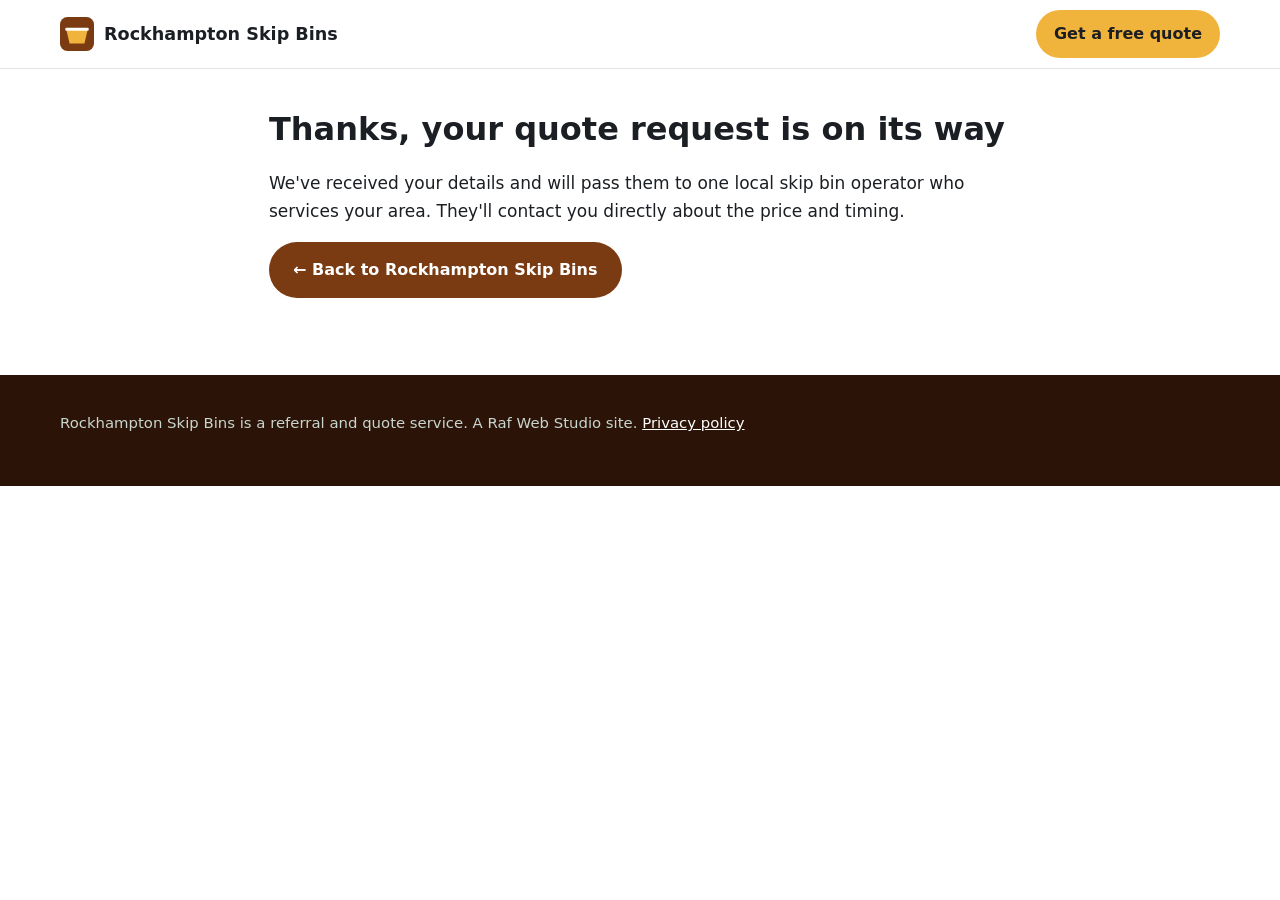
<file: thanks.html>
<!doctype html>
<html lang="en-AU">
<head>
<meta charset="utf-8">
<meta name="viewport" content="width=device-width, initial-scale=1">
<title>Thanks, we've got your quote request | Rockhampton Skip Bins</title>
<meta name="robots" content="noindex, nofollow">
<link rel="icon" href="favicon.svg" type="image/svg+xml">
<link rel="stylesheet" href="styles.css">
<!-- Google tag (gtag.js) -->
<script async src="https://www.googletagmanager.com/gtag/js?id=G-1X8GPHE10D"></script>
<script>
  window.dataLayer = window.dataLayer || [];
  function gtag(){dataLayer.push(arguments);}
  gtag('js', new Date());
  gtag('config', 'G-1X8GPHE10D');
</script>
<script>/*rws-lead-v2*/(function(){var fired=false;function fire(){if(fired)return;if(typeof gtag!=='function'){if(document.readyState!=='complete')setTimeout(fire,50);return;}var tok=null,done=null,ref='',qid=false;try{tok=sessionStorage.getItem('rws_lead_token');done=sessionStorage.getItem('rws_lead_done');}catch(e){}ref=document.referrer||'';try{qid=/(?:^|[?&])lead=1(?:&|$)/.test(location.search);}catch(e){}var via=!!(qid||tok||/formsubmit[.]co/i.test(ref));if(tok&&tok===done)return;if(!via&&(done==='direct'||done==='redirect'))return;fired=true;var flow=tok?'form':(via?'redirect':'direct');gtag('event','generate_lead',{form_name:'skip_bin_quote',lead_source:'rockhamptonskipbins.com',lead_flow:flow,page_referrer:ref,transport_type:'beacon',send_to:'G-1X8GPHE10D'});try{sessionStorage.setItem('rws_lead_done',tok||(flow==='direct'?'direct':'redirect'));}catch(e){}}if(document.readyState==='complete')fire();else window.addEventListener('load',fire);})();</script>
</head>
<body>
<a class="skip-link" href="#main">Skip to content</a>
<header class="site-header">
  <div class="wrap">
    <a class="brand" href="/" aria-label="Rockhampton Skip Bins home">
      <svg viewBox="0 0 64 64" aria-hidden="true"><rect width="64" height="64" rx="14" fill="#7a3b12"/><path d="M12 24h40l-6 26H18z" fill="#f0b43c"/><rect x="10" y="20" width="44" height="6" rx="2" fill="#fff"/></svg>
      Rockhampton Skip Bins
    </a>
    <a class="btn btn-call header-call" href="/#quote">Get a free quote</a>
  </div>
</header>
<main id="main" class="legal">
  <h1>Thanks, your quote request is on its way</h1>
  <p>We've received your details and will pass them to one local skip bin operator who services your area. They'll contact you directly about the price and timing.</p>
  <p><a class="btn btn-primary" href="/">&larr; Back to Rockhampton Skip Bins</a></p>
</main>
<footer class="site-footer"><div class="wrap"><p>Rockhampton Skip Bins is a referral and quote service. A Raf Web Studio site. <a href="privacy.html">Privacy policy</a></p></div></footer>
</body>
</html>
</file>
<file: styles.css>
:root{
  --green:#7a3b12;--green-2:#9a4c19;--yellow:#f0b43c;--ink:#1b1f23;--muted:#555e66;
  --bg:#ffffff;--soft:#f4f7f5;--line:#dfe5e1;--radius:14px;--max:1200px;
}
*{box-sizing:border-box}
html{scroll-behavior:smooth}
body{margin:0;font-family:system-ui,-apple-system,"Segoe UI",Roboto,Arial,sans-serif;color:var(--ink);background:var(--bg);line-height:1.65;font-size:17px;padding-bottom:72px}
@media(min-width:800px){body{padding-bottom:0}}
img,svg{max-width:100%}
a{color:var(--green-2)}
a:focus-visible,button:focus-visible,input:focus-visible,select:focus-visible,textarea:focus-visible{outline:3px solid var(--yellow);outline-offset:2px}
.wrap{max-width:var(--max);margin:0 auto;padding:0 20px}
.skip-link{position:absolute;left:-999px;top:0;background:#fff;padding:8px 12px;z-index:100}
.skip-link:focus{left:8px}
h1,h2,h3{line-height:1.25;margin:0 0 .6em}
h1{font-size:clamp(1.9rem,4.5vw,2.9rem)}
h2{font-size:clamp(1.5rem,3vw,2rem);margin-top:0}
h3{font-size:1.15rem}
p{margin:0 0 1em}

/* header */
.site-header{background:#fff;border-bottom:1px solid var(--line);position:sticky;top:0;z-index:50}
.site-header .wrap{display:flex;align-items:center;justify-content:space-between;gap:16px;padding-top:10px;padding-bottom:10px}
.brand{display:flex;align-items:center;gap:10px;font-weight:800;color:var(--ink);text-decoration:none;font-size:1.1rem}
.brand svg{width:34px;height:34px}
.nav{display:none;gap:18px}
.nav a{color:var(--ink);text-decoration:none;font-weight:600;font-size:.95rem}
.nav a:hover{color:var(--green-2)}
@media(min-width:900px){.nav{display:flex}}

/* buttons */
.btn{display:inline-flex;align-items:center;justify-content:center;gap:8px;font-weight:700;border-radius:999px;padding:13px 22px;text-decoration:none;border:2px solid transparent;cursor:pointer;font-size:1rem}
.btn svg{width:20px;height:20px}
.btn-call{background:var(--yellow);color:#1b1f23}
.btn-call:hover{background:#f0b43c}
.btn-ghost{background:transparent;color:#fff;border-color:rgba(255,255,255,.7)}
.btn-ghost:hover{background:rgba(255,255,255,.12)}
.btn-primary{background:var(--green);color:#fff}
.btn-primary:hover{background:var(--green-2)}
.header-call{display:none}
@media(min-width:600px){.header-call{display:inline-flex;padding:9px 16px}}

/* hero */
.hero{background:linear-gradient(135deg,#7a3b12 0%,#9a4c19 60%,#9a4c19 100%);color:#fff;padding:48px 0 56px}
.hero .wrap{display:grid;gap:32px}
@media(min-width:900px){.hero .wrap{grid-template-columns:1.15fr .85fr;align-items:center}}
.hero p.lead{font-size:1.15rem;color:#e6f2ec;max-width:38em}
.hero .ctas{display:flex;flex-wrap:wrap;gap:12px;margin:22px 0 18px}
.ticks{list-style:none;padding:0;margin:0;display:grid;gap:6px;color:#e6f2ec}
.ticks li{display:flex;gap:8px;align-items:flex-start}
.ticks svg{flex:0 0 20px;width:20px;height:20px;margin-top:3px}
.hero-card{background:#fff;color:var(--ink);border-radius:var(--radius);padding:22px;box-shadow:0 12px 30px rgba(0,0,0,.18)}
.hero-card h2{font-size:1.25rem}
.hero-card ol{margin:0;padding-left:1.2em}
.hero-card li{margin-bottom:.5em}

/* sections */
section{padding:56px 0}
section.alt{background:var(--soft)}
.intro{max-width:46em}
.grid{display:grid;gap:18px}
@media(min-width:700px){.grid-2{grid-template-columns:1fr 1fr}.grid-3{grid-template-columns:repeat(3,1fr)}}
.card{background:#fff;border:1px solid var(--line);border-radius:var(--radius);padding:20px}
.card .size{display:inline-block;background:var(--green);color:#fff;font-weight:800;border-radius:8px;padding:3px 10px;margin-bottom:8px}
.icon{width:36px;height:36px;color:var(--green);margin-bottom:6px}

table{width:100%;border-collapse:collapse;background:#fff;border-radius:var(--radius);overflow:hidden;border:1px solid var(--line)}
caption{text-align:left;font-weight:700;padding:0 0 10px}
th,td{padding:12px 14px;text-align:left;border-bottom:1px solid var(--line);vertical-align:top}
th{background:#e9f1ec;font-size:.95rem}
.table-scroll{overflow-x:auto}
.note{font-size:.93rem;color:var(--muted)}
.yes h3{color:var(--green)}
.no h3{color:#b02a37}
ul.clean{padding-left:1.1em;margin:0}
ul.clean li{margin-bottom:.35em}

.areas{display:flex;flex-wrap:wrap;gap:8px;list-style:none;padding:0;margin:0 0 1em}
.areas li{background:#fff;border:1px solid var(--line);border-radius:999px;padding:6px 14px;font-size:.95rem}

/* faq */
details{background:#fff;border:1px solid var(--line);border-radius:var(--radius);padding:4px 18px;margin-bottom:10px}
summary{cursor:pointer;font-weight:700;padding:12px 0;list-style:none}
summary::-webkit-details-marker{display:none}
summary::after{content:"+";float:right;font-size:1.3rem;line-height:1;color:var(--green)}
details[open] summary::after{content:"–"}

/* form */
.quote{background:var(--green);color:#fff}
.quote .wrap{display:grid;gap:28px}
@media(min-width:900px){.quote .wrap{grid-template-columns:.8fr 1.2fr}}
.quote p{color:#e6f2ec}
form.quote-form{background:#fff;color:var(--ink);border-radius:var(--radius);padding:22px;display:grid;gap:14px}
@media(min-width:600px){form.quote-form{grid-template-columns:1fr 1fr}.full{grid-column:1/-1}}
label{display:block;font-weight:600;font-size:.95rem;margin-bottom:4px}
input,select,textarea{width:100%;font:inherit;padding:11px 12px;border:1.5px solid #b8c4bd;border-radius:10px;background:#fff;color:var(--ink)}
textarea{min-height:110px;resize:vertical}
.req{color:#b02a37}
.consent{font-size:.88rem;color:var(--muted)}

/* footer */
.site-footer{background:#2b1407;color:#c9d6cf;padding:36px 0;font-size:.93rem}
.site-footer a{color:#fff}
.site-footer .wrap{display:grid;gap:10px}

/* sticky mobile call bar */
.mobile-call{position:fixed;left:0;right:0;bottom:0;z-index:60;display:flex;gap:8px;padding:10px 12px;background:#fff;border-top:1px solid var(--line);box-shadow:0 -6px 18px rgba(0,0,0,.08)}
.mobile-call .btn{flex:1;padding:12px 10px}
@media(min-width:800px){.mobile-call{display:none}}

.legal{max-width:46em;padding:40px 20px 60px;margin:0 auto}
.legal h1{font-size:2rem}

/* images */
.about-grid{display:grid;gap:28px;align-items:center}
@media(min-width:900px){.about-grid{grid-template-columns:1.2fr .8fr}}
figure{margin:0}
.photo img{width:100%;height:auto;display:block;border-radius:var(--radius)}
.photo figcaption,.size-figs figcaption{font-size:.85rem;color:var(--muted);margin-top:6px}
.local-photo{max-width:720px;margin-top:8px}
.size-figs{display:grid;gap:14px;margin:6px 0 10px;grid-template-columns:1fr}
@media(min-width:600px){.size-figs{grid-template-columns:1fr 1fr}}
.size-figs img{width:100%;height:auto;display:block;border-radius:10px;border:1px solid var(--line);background:#f4f7f5}
.size-figs figcaption{font-weight:700;color:var(--ink)}
.credits{font-size:.8rem;color:#9fb3a8}

/* banner hero */
.hero{position:relative;overflow:hidden;background:#2b1407;padding:56px 0 64px}
.hero-bg,.hero-bg img{position:absolute;inset:0;width:100%;height:100%}
.hero-bg img{object-fit:cover;object-position:center 40%;filter:brightness(1.08)}
.hero::before{content:"";position:absolute;inset:0;z-index:1;background:linear-gradient(90deg,rgba(8,24,16,.58) 0%,rgba(8,24,16,.36) 45%,rgba(8,24,16,.14) 100%)}
.hero .wrap.hero-grid{position:relative;z-index:2;display:grid;gap:32px;align-items:center}
@media(min-width:960px){.hero .wrap.hero-grid{grid-template-columns:1.05fr .95fr;gap:48px}.hero{padding:72px 0 80px}}
.hero h1{text-shadow:0 2px 4px rgba(0,0,0,.45),0 4px 22px rgba(0,0,0,.45)}
.hero .lead,.hero .updated{text-shadow:0 1px 3px rgba(0,0,0,.6)}
.hero-copy .ticks{margin:6px 0 20px}
.hero-copy .ctas{margin:0}
.hero-form-card{background:#fff;color:var(--ink);border-radius:var(--radius);padding:24px;box-shadow:0 18px 40px rgba(0,0,0,.35);scroll-margin-top:80px}
.hero-form-card h2{font-size:1.45rem;margin-bottom:.3em}
.hero-form-card .form-intro{color:var(--muted);font-size:.95rem;margin-bottom:12px}
.hero-form-card form.quote-form{padding:0;box-shadow:none;border-radius:0;gap:12px}
.hero-form-card input,.hero-form-card select,.hero-form-card textarea{padding:9px 11px}
.hero-form-card textarea{min-height:72px}
.hero-form-card .consent{margin:10px 0 0}
.photo-credit{position:absolute;right:10px;bottom:6px;z-index:2;margin:0;font-size:.72rem;color:rgba(255,255,255,.8)}
.photo-credit a{color:#fff}
.how-card{background:#fff;color:var(--ink);border-radius:var(--radius);padding:22px}
.how-card ol{margin:0;padding-left:1.2em}.how-card li{margin-bottom:.5em}

/* v2 */
.hero .lead{color:#fff}
.updated{font-size:.85rem;color:#e6f2ec;margin:14px 0 0}
.updated-dark{font-size:.9rem;color:var(--muted);font-weight:600;margin-top:-.4em}
fieldset{border:0;margin:0;padding:0;min-width:0}
.step{display:grid;gap:12px;grid-template-columns:1fr}
@media(min-width:600px){.step{grid-template-columns:1fr 1fr}}
.step-label{font-size:.8rem;font-weight:700;text-transform:uppercase;letter-spacing:.04em;color:var(--green-2);margin-bottom:6px;padding:0}
.step-2{margin-top:16px}
.js .is-step-1 .step-2{display:none}
.js .is-step-2 .step-1{display:none}
.js .is-step-2 .step-2{margin-top:0}
.js-only{display:none}
.js .js-only{display:block}
.js .step2-actions .js-only{display:inline-block}
.other-wrap{display:none}.other-wrap.show{display:block}
html:not(.js) .other-wrap{display:block}
.btn-block{width:100%}
.btn-link{background:none;border:0;color:var(--green-2);font:inherit;font-weight:600;cursor:pointer;margin-left:14px;text-decoration:underline}
.microcopy{font-size:.86rem;color:var(--muted);margin:0}
.form-error{color:#b02a37;font-weight:600;font-size:.9rem;margin:0}
[aria-invalid="true"]{border-color:#b02a37}
.hero-form-card .quote-form{display:block}
.trust{background:#2b1407;color:#e6f2ec;padding:16px 0}
.trust-list{list-style:none;margin:0 auto;display:grid;gap:10px 24px;grid-template-columns:1fr}
@media(min-width:700px){.trust-list{grid-template-columns:1fr 1fr}}
@media(min-width:1000px){.trust-list{grid-template-columns:repeat(4,1fr)}}
.trust-list li{display:flex;gap:8px;align-items:flex-start;font-size:.95rem}
.trust-list svg{flex:0 0 20px;width:20px;height:20px;color:var(--yellow);margin-top:3px}
.trust-list strong{color:#fff}
ol.steps{list-style:none;padding:0;margin:0 0 16px}
.step-num{display:inline-grid;place-items:center;width:34px;height:34px;border-radius:50%;background:var(--yellow);color:#1b1f23;font-weight:800;margin-bottom:8px}
.equiv{font-weight:700;color:var(--green-2);margin:-.2em 0 .5em}
.price-table td{white-space:nowrap}
.area-groups{display:grid;gap:8px 28px;margin-bottom:12px}
@media(min-width:800px){.area-groups{grid-template-columns:1fr 1fr}}
.area-group h3{font-size:1rem;margin:10px 0 8px}
/* photo cards */
.photo-cards{display:grid;gap:20px;grid-template-columns:1fr;margin:10px 0 28px}
@media(min-width:620px){.photo-cards{grid-template-columns:1fr 1fr}}
@media(min-width:1000px){.photo-cards{grid-template-columns:repeat(4,1fr)}}
.photo-card{position:relative;display:flex;flex-direction:column;background:#fff;border:1px solid var(--line);border-radius:var(--radius);overflow:hidden;text-decoration:none;color:var(--ink);box-shadow:0 6px 18px rgba(0,0,0,.06);transition:transform .15s,box-shadow .15s}
.photo-card:hover{transform:translateY(-2px);box-shadow:0 10px 24px rgba(0,0,0,.1)}
.pc-img{display:block;aspect-ratio:4/3;overflow:hidden;background:#f4f7f5}
.pc-img img{width:100%;height:100%;object-fit:cover;display:block}
.pc-svg img{object-fit:contain;padding:12px}
.pc-icon{position:absolute;left:18px;top:-26px;width:52px;height:52px;border-radius:50%;background:var(--yellow);color:#2b1407;display:grid;place-items:center;border:4px solid #fff;box-shadow:0 4px 10px rgba(0,0,0,.15)}
.pc-icon svg{width:24px;height:24px}
.pc-body{position:relative;display:block;padding:34px 18px 18px}
.pc-title{display:block;font-size:1.1rem;margin-bottom:6px}
.pc-text{display:block;font-size:.95rem;color:var(--muted)}
.more-jobs h3{margin-bottom:.4em}
/* truck band */
.band-wrap{padding:8px 0 48px}
.truck-band{position:relative;border-radius:var(--radius);overflow:hidden;min-height:260px;display:flex;align-items:flex-end}
.truck-band img{position:absolute;inset:0;width:100%;height:100%;object-fit:cover;object-position:center 60%}
.truck-band::after{content:"";position:absolute;inset:0;background:linear-gradient(90deg,rgba(8,24,16,.72) 0%,rgba(8,24,16,.35) 55%,rgba(8,24,16,0) 100%)}
.band-text{position:relative;z-index:1;padding:28px;max-width:560px}
.band-line{color:#fff;font-size:clamp(1.4rem,3vw,2rem);font-weight:800;line-height:1.2;margin:0 0 16px;text-shadow:0 2px 8px rgba(0,0,0,.4)}
@media(min-width:900px){.truck-band{min-height:420px;align-items:center}.band-text{padding:44px}}
.closing-inner{display:grid;gap:12px;align-items:center}
@media(min-width:900px){.quote .wrap.closing-inner{grid-template-columns:1fr auto}}
.closing-grid{display:grid;gap:28px;align-items:center}
@media(min-width:900px){.quote .wrap.closing-grid{grid-template-columns:.9fr 1.1fr}}
.closing-photo img{width:100%;height:auto;display:block;border-radius:var(--radius);box-shadow:0 12px 30px rgba(0,0,0,.25)}

/* How it works step photos */
.step-card{padding:0;overflow:hidden;display:flex;flex-direction:column}
.step-img{display:block;aspect-ratio:3/2;background:#e9efe9}
.step-img img{display:block;width:100%;height:100%;object-fit:cover;border-radius:var(--radius) var(--radius) 0 0}
.step-body{position:relative;padding:30px 20px 20px}
.step-card .step-num{position:absolute;top:-21px;left:20px;width:42px;height:42px;margin:0;font-size:1.1rem;border:3px solid #fff;box-shadow:0 2px 6px rgba(0,0,0,.18)}
.step-card h3{margin-top:0}

/* seo-pages-v1 */
.page-hero{background:var(--green);color:#fff;padding:34px 0 38px}
.page-hero h1{color:#fff;margin-bottom:.4em}
.page-hero .lead{color:#fff;font-size:1.12rem;max-width:44em;margin-bottom:.6em}
.page-hero .updated{color:#e6f2ec;font-size:.9rem;margin:0}
.crumbs{font-size:.9rem;margin-bottom:14px;color:#e6f2ec}
.crumbs ol{list-style:none;padding:0;margin:0;display:flex;flex-wrap:wrap;gap:6px}
.crumbs li+li::before{content:"›";margin-right:6px;opacity:.8}
.crumbs a{color:#fff}
.page-grid{display:grid;gap:36px;padding-top:40px;padding-bottom:48px}
@media(min-width:960px){.page-grid{grid-template-columns:minmax(0,1fr) 380px;align-items:start}.page-aside{position:sticky;top:84px}}
.page-body h2{margin-top:1.4em;font-size:clamp(1.3rem,2.6vw,1.7rem)}
.page-body h2:first-child{margin-top:0}
.page-body figure{margin:0 0 1.4em}
.page-body figure img{width:100%;height:auto;border-radius:var(--radius);display:block}
.page-body figcaption{font-size:.85rem;color:var(--muted);margin-top:6px}
.page-body table{width:100%;border-collapse:collapse;margin:0 0 1.2em}
.page-body th,.page-body td{border:1px solid var(--line);padding:8px 10px;text-align:left;vertical-align:top}
.page-body .callout{background:var(--soft);border-left:4px solid var(--green);padding:14px 16px;border-radius:8px;margin:0 0 1.2em}
.page-body .sources{font-size:.88rem;color:var(--muted)}
.link-list{display:flex;flex-wrap:wrap;gap:10px;list-style:none;padding:0;margin:0 0 1em}
.link-list a{display:inline-block;background:#fff;border:1px solid var(--line);border-radius:999px;padding:7px 15px;text-decoration:none;font-weight:600}
.link-list a:hover{border-color:var(--green)}
.areas a{text-decoration:none;font-weight:600}
.guide-cards{display:grid;gap:16px}
@media(min-width:700px){.guide-cards{grid-template-columns:repeat(3,1fr)}}
.guide-cards a{display:block;background:#fff;border:1px solid var(--line);border-radius:var(--radius);padding:18px;text-decoration:none;color:var(--ink)}
.guide-cards a strong{display:block;color:var(--green-2);font-size:1.08rem;margin-bottom:4px}
.guide-cards a:hover{border-color:var(--green)}
.footer-links{display:flex;flex-wrap:wrap;gap:6px 14px}

/* site-specific */
.photo-note{font-size:.8rem;color:var(--muted);margin-top:8px}
.disclaimer{background:#fff8e6;border:1px solid #f0d58a;border-radius:var(--radius);padding:16px 18px;font-size:.95rem}

/* summary-v1 */
.summary{font-size:1.05rem;font-weight:600;max-width:44em;margin:0 0 .7em}
.hero .summary,.page-hero .summary{color:#fff}
</file>
